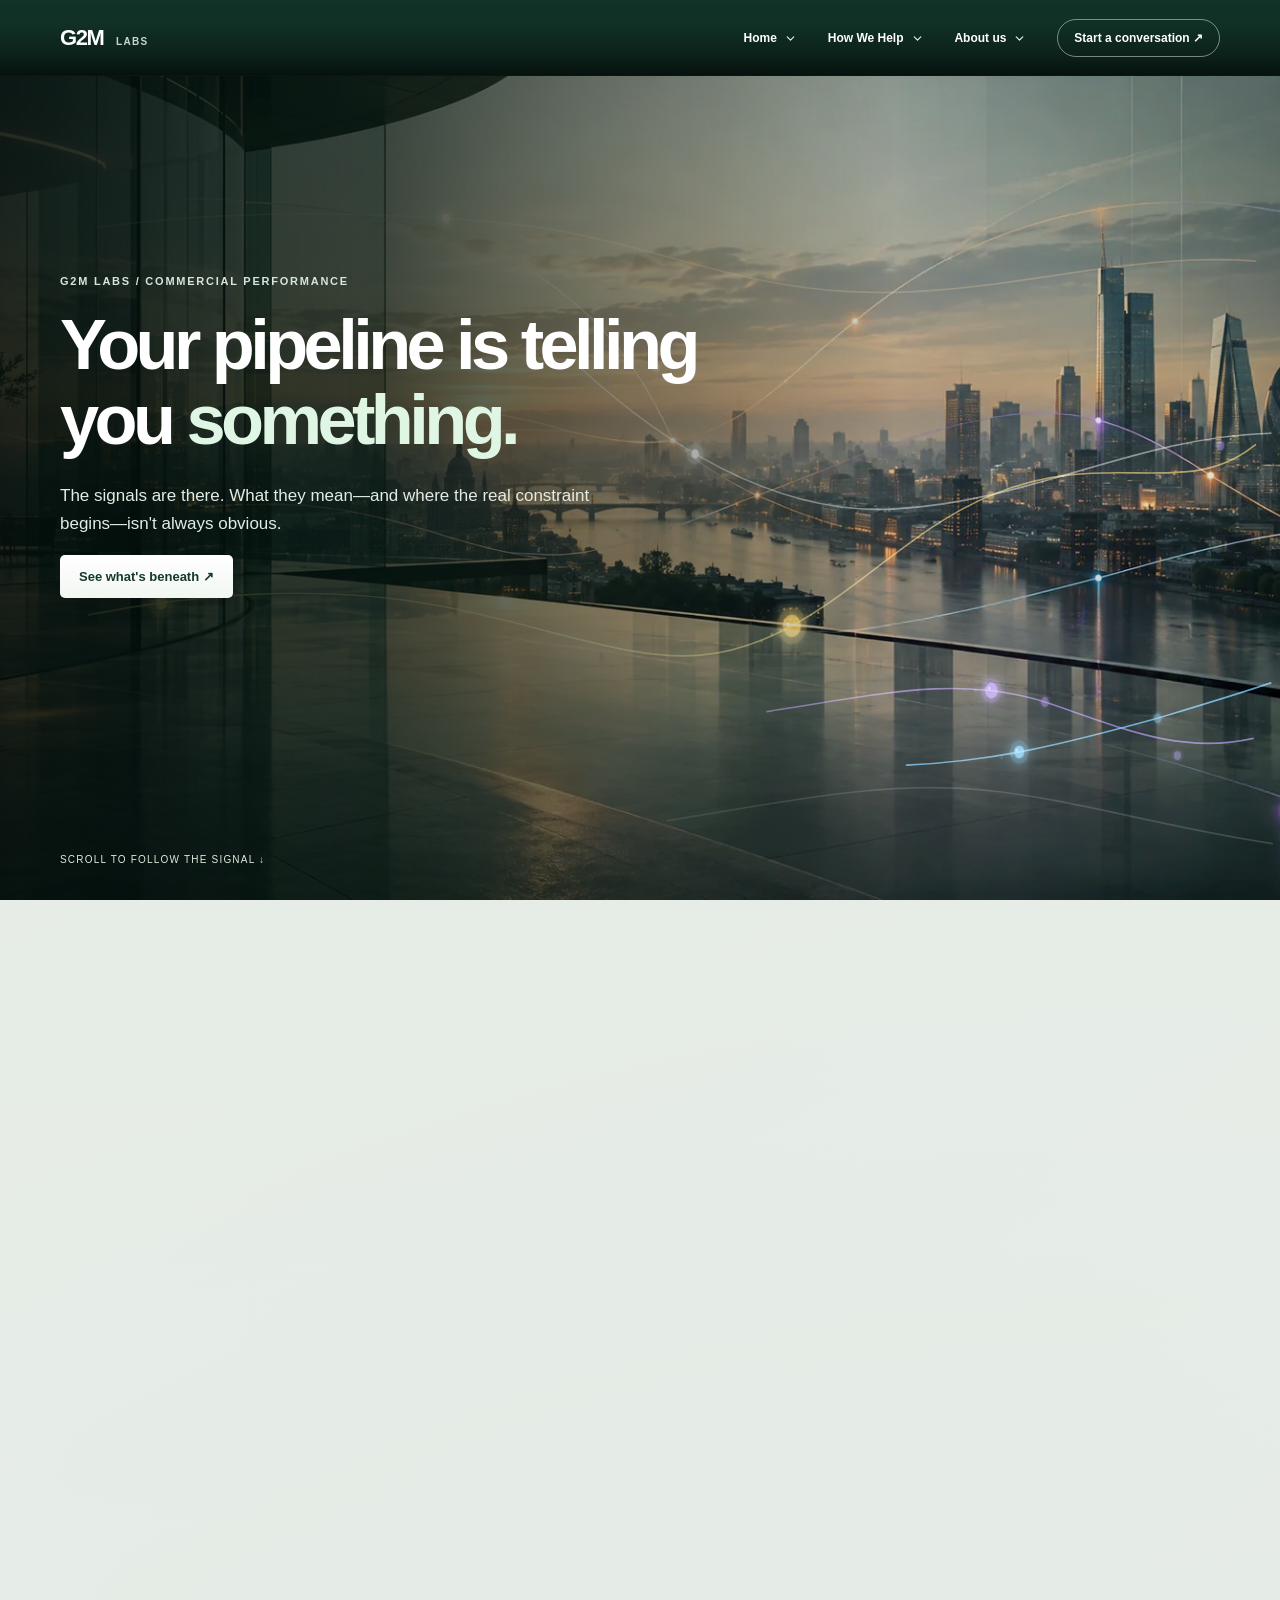
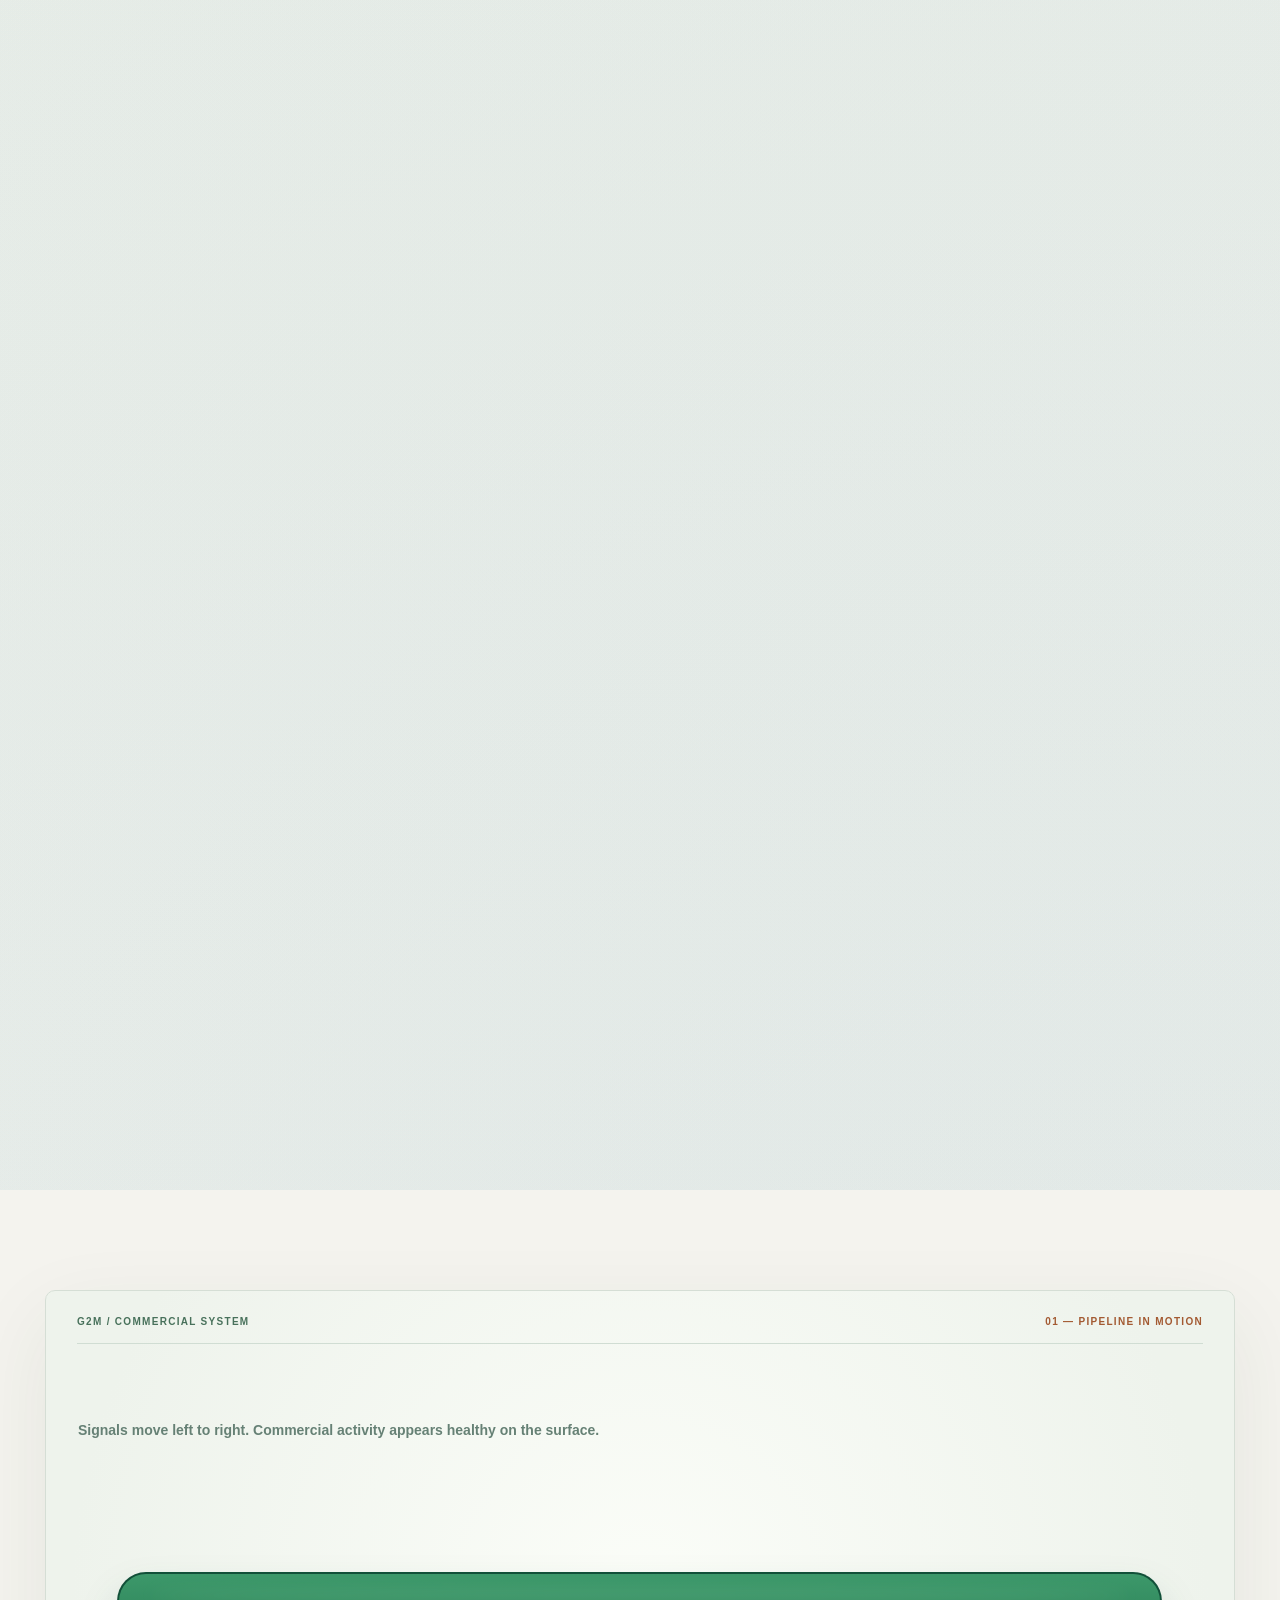
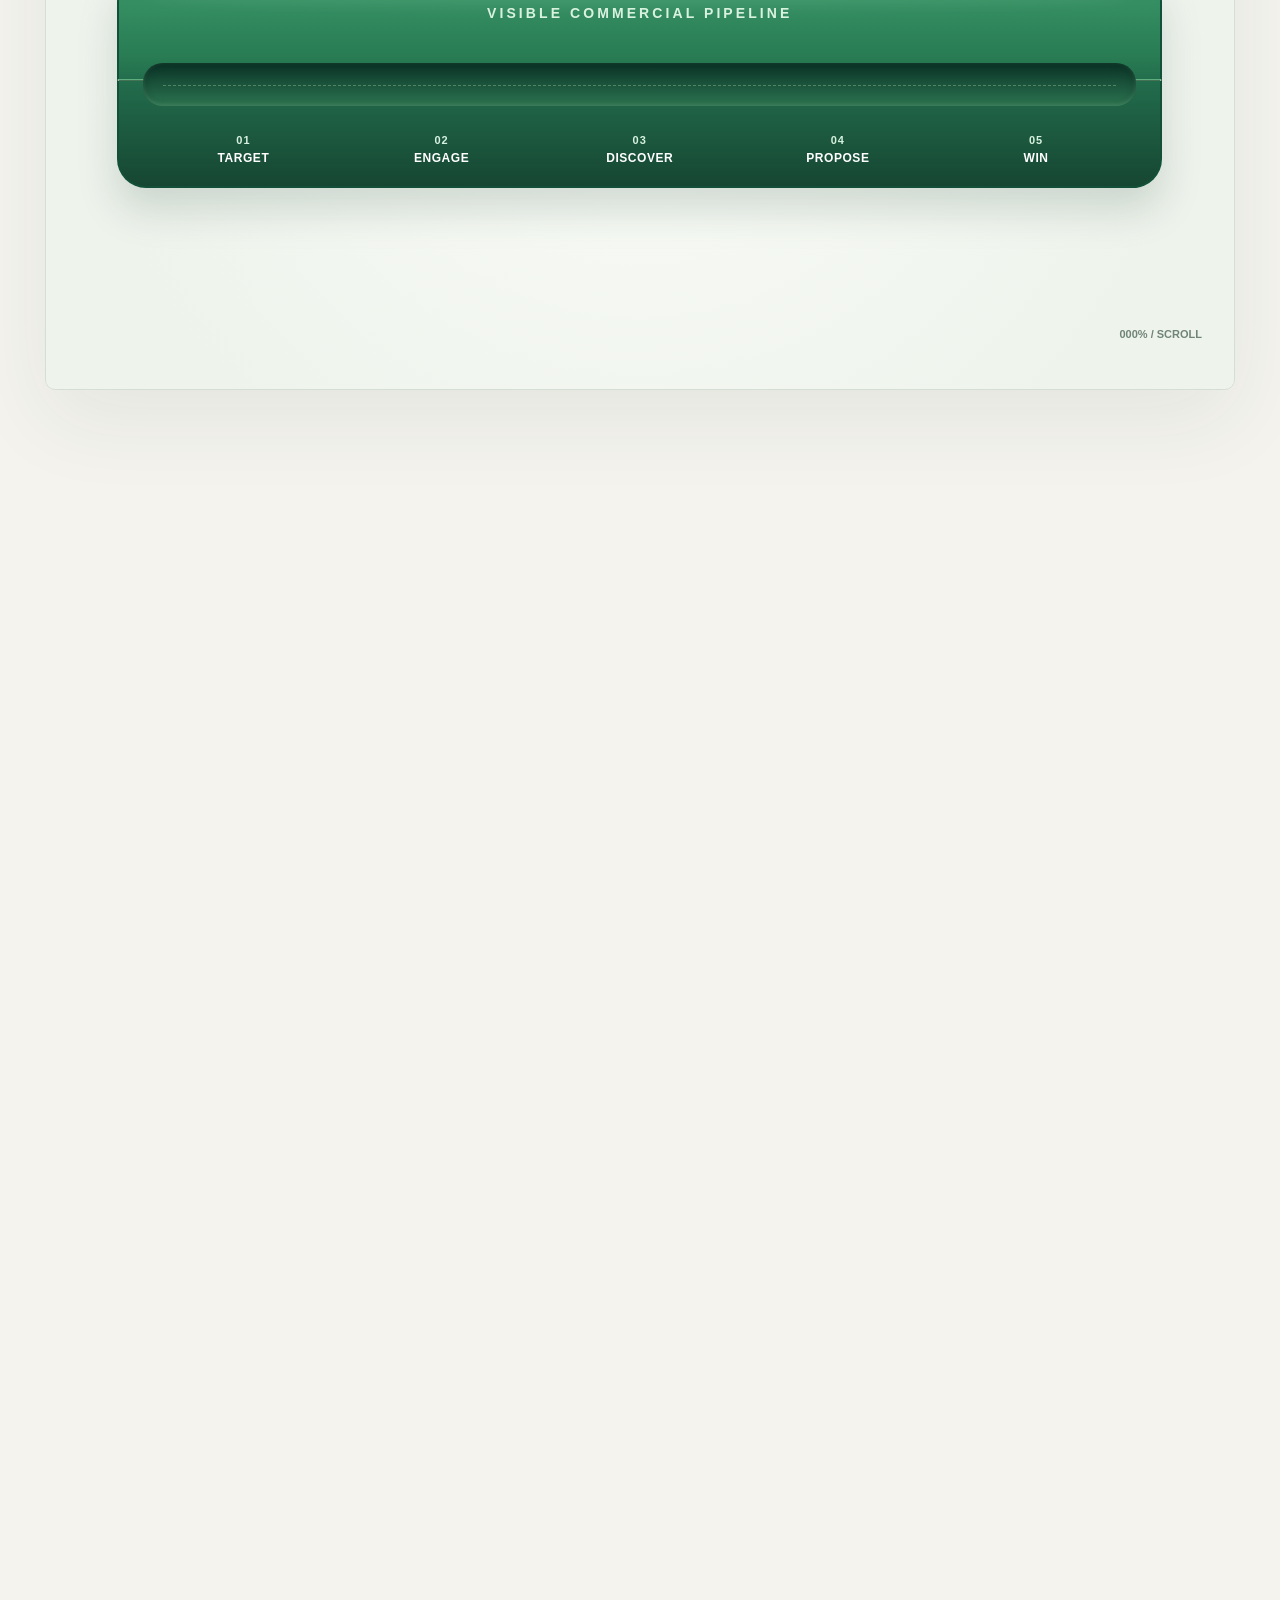
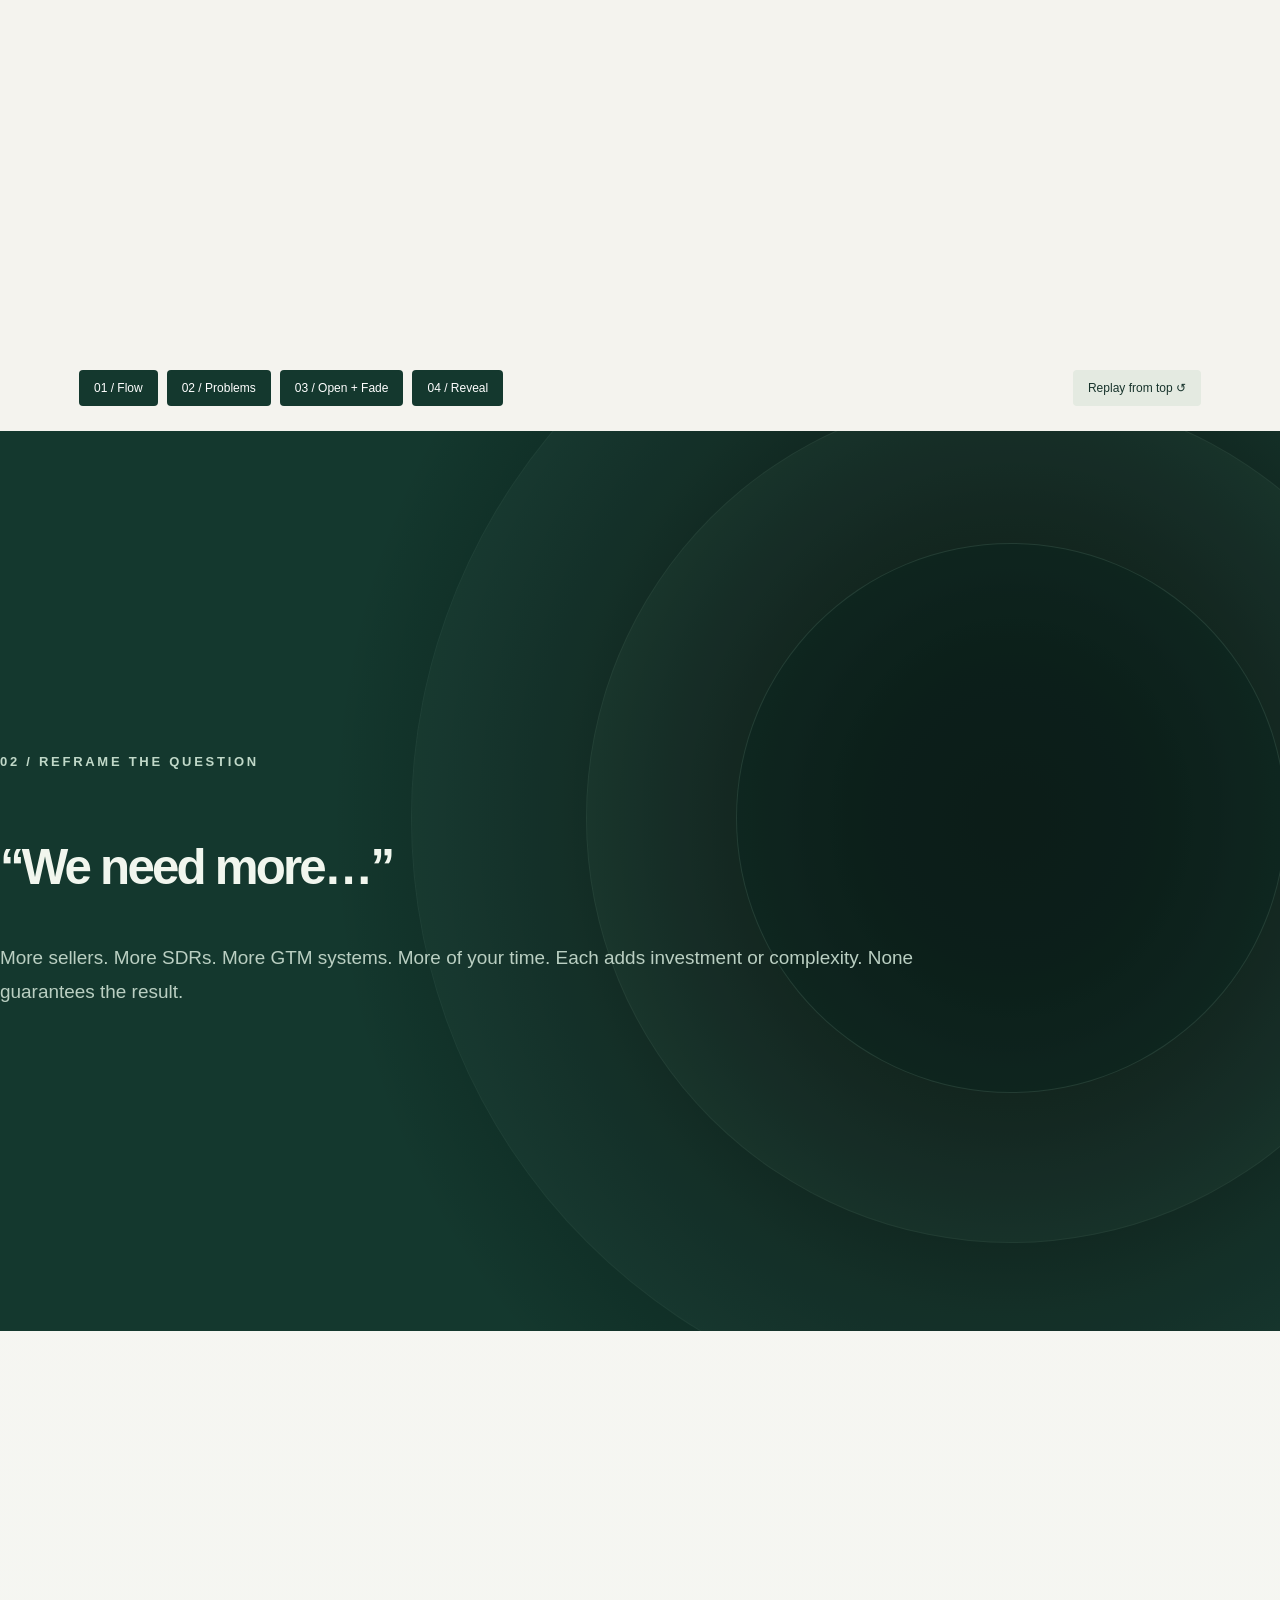
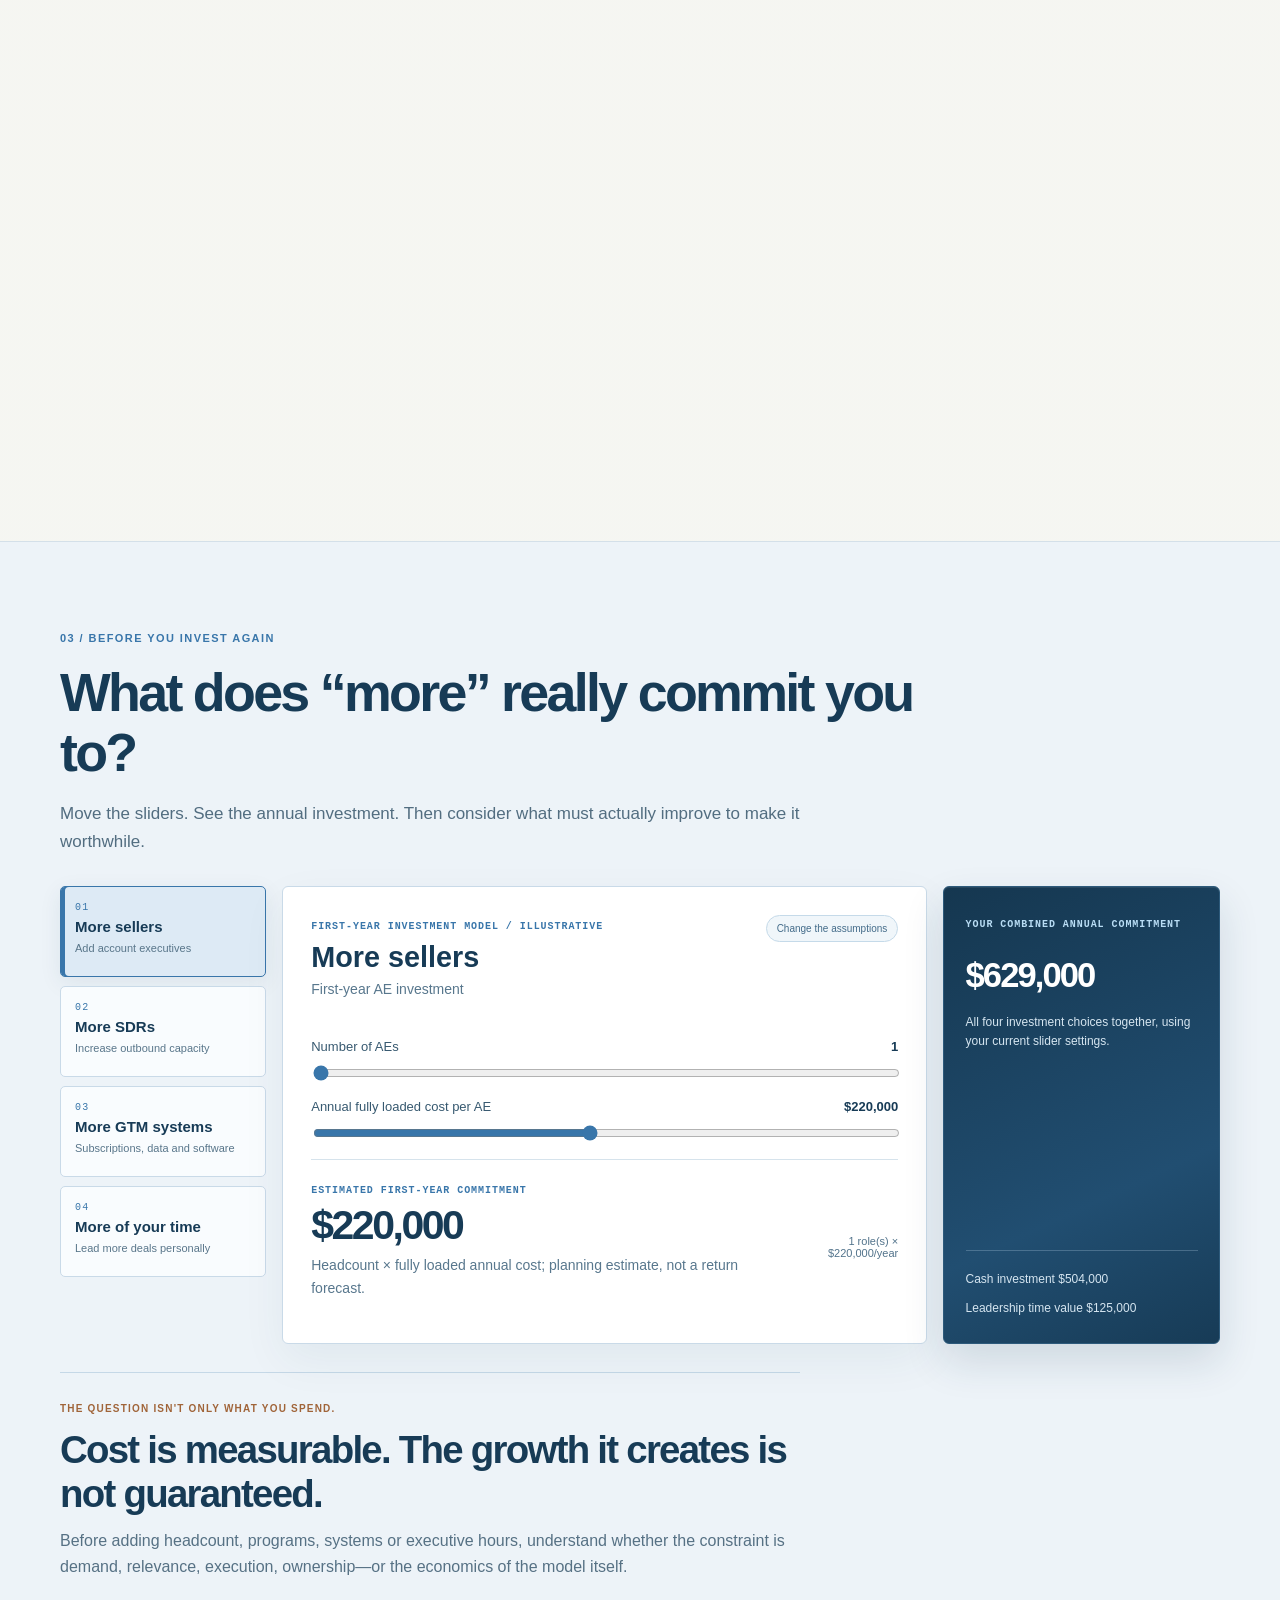
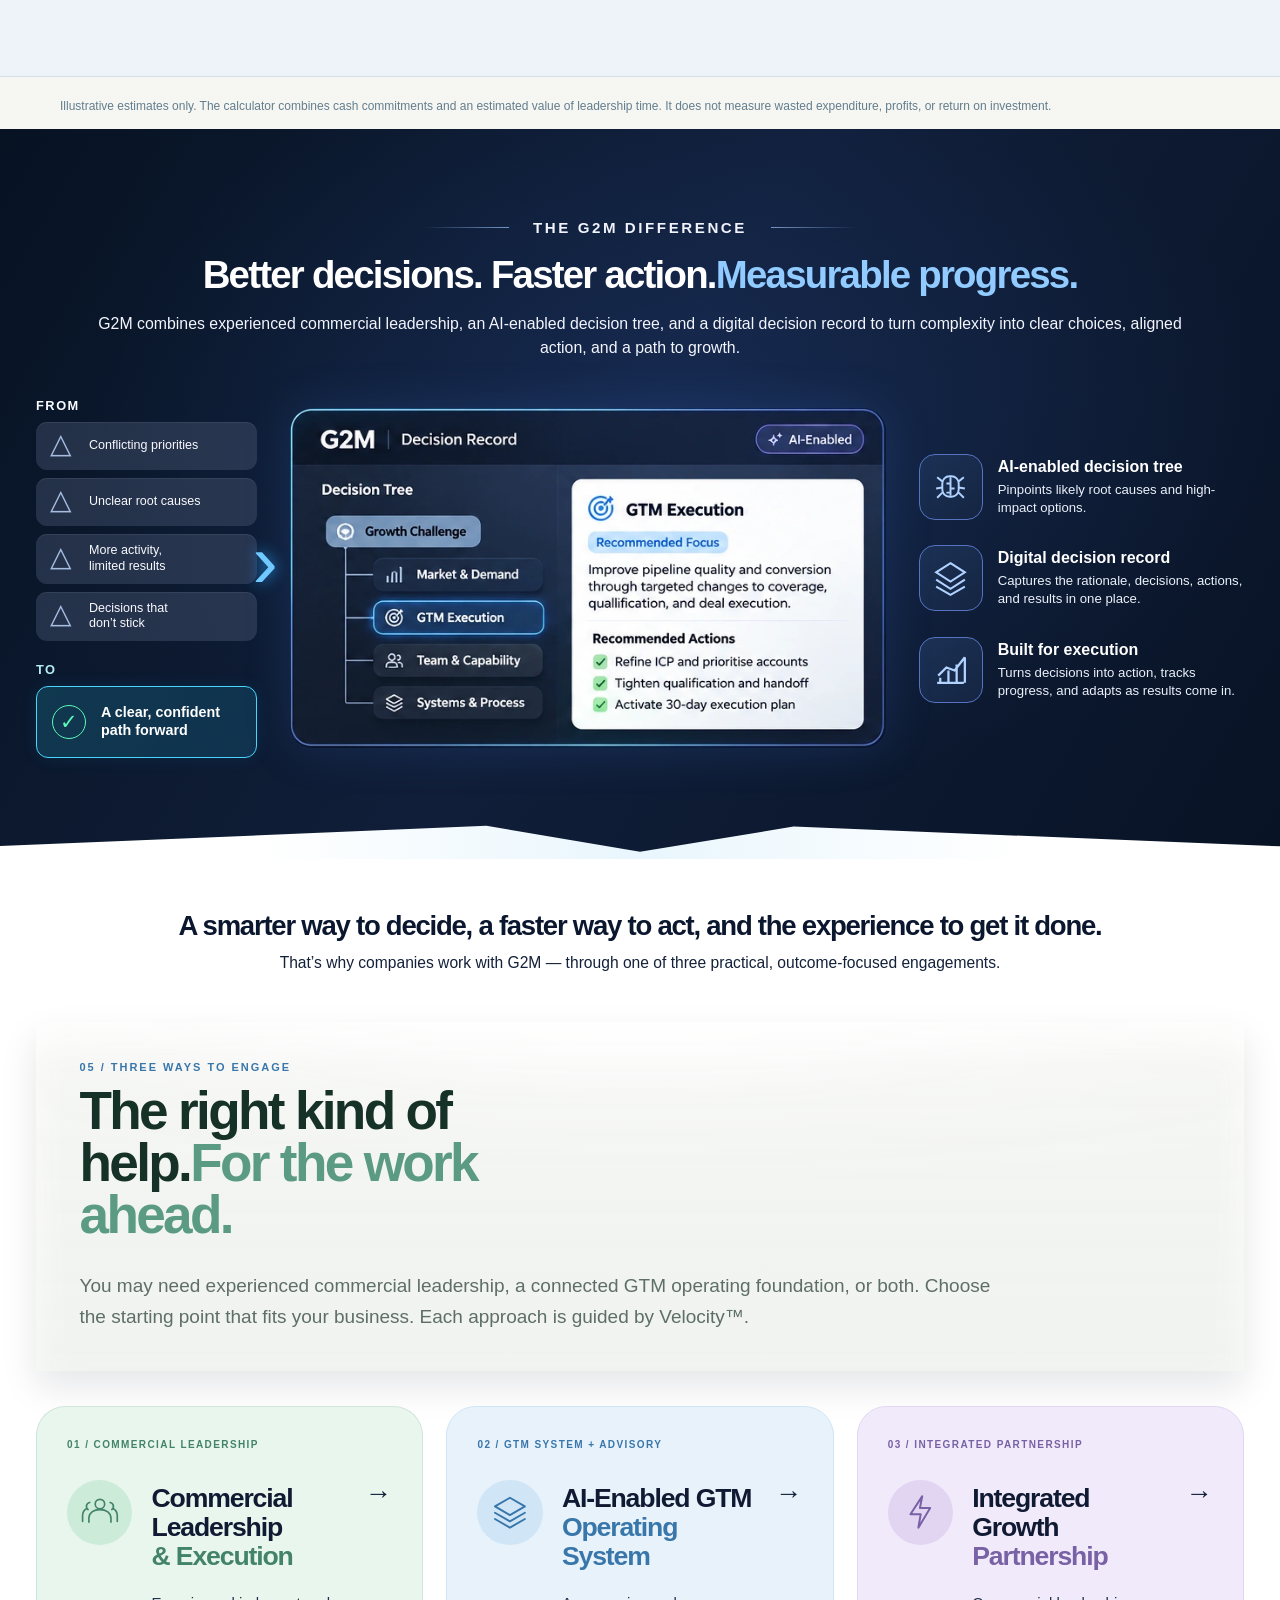
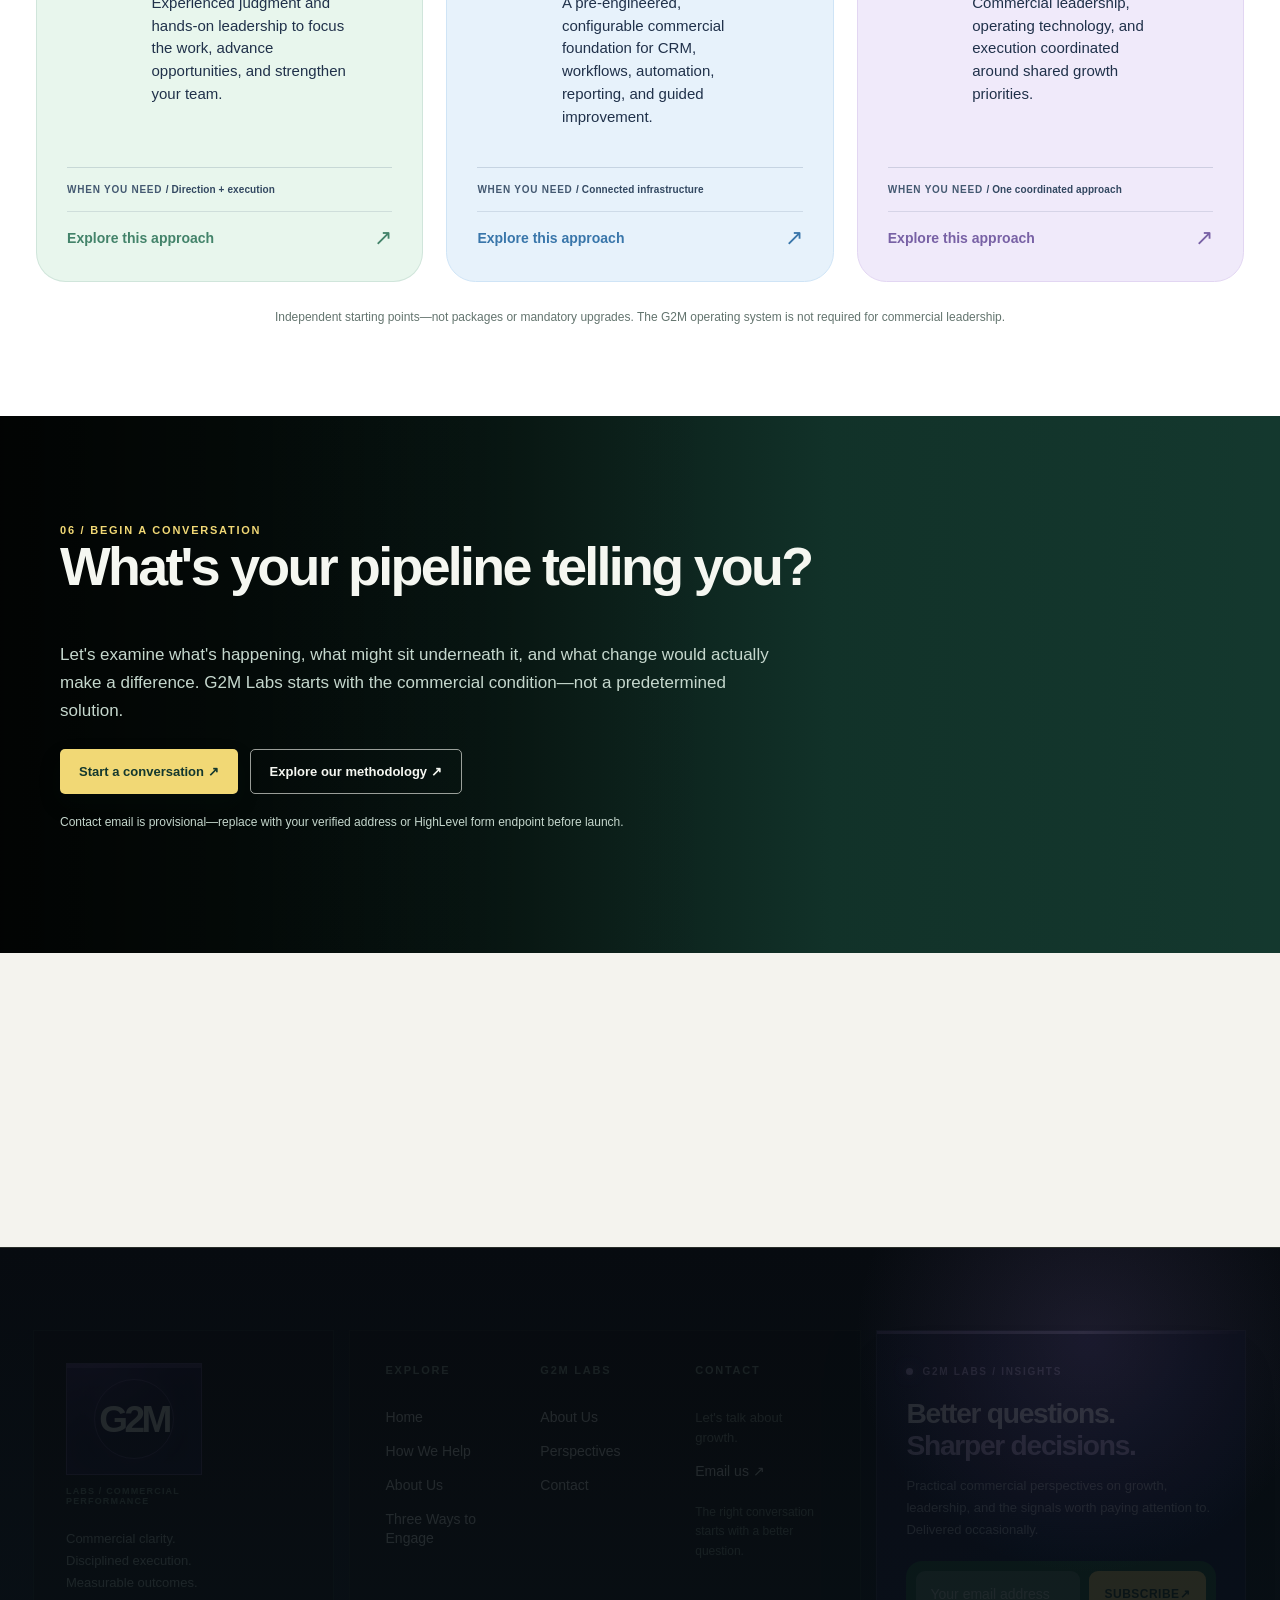
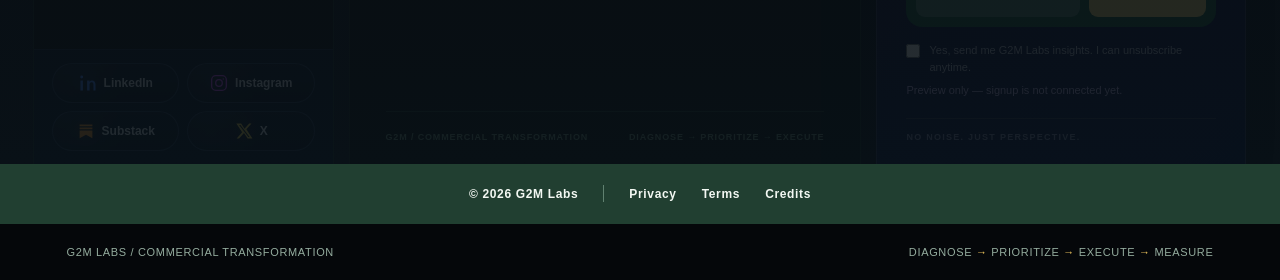
<file: index.html>
<!-- G2M LABS / FOUNDATION V35 — SOURCE REFORMATTED FROM APPROVED V34 -->
<!DOCTYPE html>
<html lang="en">
  <head>
    <!-- Foundation 02: edit styles.css, main.js, and numbered HTML sections. -->
    <meta charset="utf-8"/><meta content="width=device-width, initial-scale=1" name="viewport"/><meta
      content="G2M Labs helps growth-stage organizations understand commercial constraints, target the right interventions, and improve repeatable growth."
      name="description"/>
      <title>G2M Labs | Commercial Growth</title>
      <link href="styles.css?v=36.9" rel="stylesheet"/>
      <link href="velocity-bridge.css?v=36.9" rel="stylesheet"/>
      <link href="nav-dropdown.css?v=36.9" rel="stylesheet"/>
      <link href="offering-cards.css?v=36.9" rel="stylesheet"/>
      <link href="visual-treatment.css?v=36.9" rel="stylesheet"/>
    <style id="g2m-social-icon-colors">
/* STUDY 08 / Footer social icon color treatment inspired by editorial mega-menu reference */
.footer-foundation-19 .footer-social-bar a{
  position:relative;
  background:linear-gradient(180deg, rgba(18,24,40,.88), rgba(10,15,28,.92));
  border-color:rgba(94,118,158,.36);
  color:rgba(236,240,244,.94);
}
.footer-foundation-19 .footer-social-bar a::before{
  content:"";
  position:absolute;
  inset:0;
  border-radius:inherit;
  background:radial-gradient(circle at 18% 50%, rgba(255,255,255,.03), transparent 46%);
  pointer-events:none;
}
.footer-foundation-19 .footer-social-bar a:hover,
.footer-foundation-19 .footer-social-bar a:focus-visible{
  background:linear-gradient(180deg, rgba(27,35,57,.95), rgba(16,23,42,.98));
  border-color:rgba(128,153,197,.52);
}
.footer-foundation-19 .footer-social-bar a span{
  color:rgba(236,240,244,.92);
}
.footer-foundation-19 .footer-social-bar a svg{
  width:18px;
  height:18px;
  opacity:.98;
}
.footer-foundation-19 .footer-social-bar a.social-linkedin svg{
  color:#4b83ff;
  filter:drop-shadow(0 0 8px rgba(75,131,255,.18));
}
.footer-foundation-19 .footer-social-bar a.social-instagram svg{
  color:#d64cff;
  filter:drop-shadow(0 0 8px rgba(214,76,255,.16));
}
.footer-foundation-19 .footer-social-bar a.social-substack svg{
  color:#ff9b2f;
  filter:drop-shadow(0 0 8px rgba(255,155,47,.16));
}
.footer-foundation-19 .footer-social-bar a.social-x svg{
  color:#f0cf52;
  filter:drop-shadow(0 0 8px rgba(240,207,82,.16));
}

</style>
    <link href="difference-layout.css?v=36.9" rel="stylesheet"/>
    <link href="hybrid-offer-cards.css?v=36.9" rel="stylesheet"/>
    <link href="calculator-option2.css?v=36.9" rel="stylesheet"/>
  </head>
  <body class="home-page business-intelligence-study precision-energy-study">
    <!--
    ================================================================
    G2M LABS — EDITABLE HOMEPAGE FOUNDATION 24 / NOVEMBER 2026
    EDIT MAP:
    SECTION 00 navigation / links
    SECTION 01 hero + signal strip + statement
    SECTION 02 opening pipeline + guided investigation
    SECTION 03 calculator: copy above; assumptions in JS 'const models'
    SECTION 04 questionnaire: copy above; questions in JS 'const questions'
    SECTION 05 Three Ways to Engage cards
    SECTION 06 closing CTA; SECTION 07 shared three-zone footer / newsletter
    COLOR TOKENS are in :root at top of CSS
    MOTION TIMING is controlled in main.js
    PAGES: methodology.html and help.html are included in this project.
    Replace provisional email before publishing. HighLevel is NOT connected.
    Assumptions, questions and scenarios are illustrative, not client evidence.
    ================================================================ -->
    <!-- FOUNDATION 16: approved translucent green-to-black nav pill after scroll threshold. -->
    <!-- SECTION 00 / SITE NAVIGATION — change link labels and destinations here. -->
    <!-- SECTION 00 — GLOBAL NAVIGATION (shared across future pages) -->
    <nav aria-label="Main navigation" class="nav" id="mainNav">
      <a class="brand" href="#home">    G2M
    <small>     LABS
    </small></a>
      <div class="navlinks">
        <div class="nav-service-group nav-home-group">
          <a aria-current="page" href="#home">Home</a>
          <button
            aria-controls="homeDropdown" aria-expanded="false" aria-label="Show Home sections"
            class="nav-service-toggle" type="button">
            <svg
              aria-hidden="true" fill="none" stroke="currentColor" stroke-linecap="round"
              stroke-linejoin="round" stroke-width="2.2" viewbox="0 0 24 24">
              <path d="m6 9 6 6 6-6"></path>
            </svg>
          </button>
          <div
            aria-hidden="true" aria-label="Home sections" class="nav-service-panel" id="homeDropdown">
            <div class="nav-service-overline">
              G2M / THE COMMERCIAL GROWTH STORY</div>
            <a class="nav-service-item" href="#pipeline">
            <span class="nav-service-no">01</span>
            <span>
              <span class="nav-service-title">The Pipeline</span>
              <span class="nav-service-description">What your commercial activity reveals.</span>
            </span>
            <span aria-hidden="true" class="nav-service-arrow">↗</span>
            </a>
            <a class="nav-service-item" href="#reframe">
              <span class="nav-service-no">02</span>
              <span>
                <span class="nav-service-title">We Need More… Maybe</span>
                <span class="nav-service-description">Reconsider the instinct to add more.</span>
              </span>
              <span aria-hidden="true" class="nav-service-arrow">↗</span>
            </a>
            <a class="nav-service-item" href="#investment">
              <span class="nav-service-no">03</span>
              <span>
                <span class="nav-service-title">Before You Invest Again</span>
                <span class="nav-service-description">See the cost of another growth bet.</span>
              </span>
              <span aria-hidden="true" class="nav-service-arrow">↗</span>
            </a>
            <a class="nav-service-item" href="#velocity">
              <span class="nav-service-no">04</span>
              <span>
                <span class="nav-service-title">Velocity™ Decision Method</span>
                <span class="nav-service-description">Turn decisions into a learning system.</span>
              </span>
              <span aria-hidden="true" class="nav-service-arrow">↗</span>
            </a>
            <a class="nav-service-item" href="#services">
              <span class="nav-service-no">05</span>
              <span>
                <span class="nav-service-title">Ways to Engage</span>
                <span class="nav-service-description">Choose the right kind of help.</span>
              </span>
              <span aria-hidden="true" class="nav-service-arrow">↗</span>
            </a>
            <a class="nav-service-item" href="#contact">
              <span class="nav-service-no">06</span>
              <span>
                <span class="nav-service-title">Start a Conversation</span>
                <span class="nav-service-description">Explore what comes next.</span>
              </span>
              <span aria-hidden="true" class="nav-service-arrow">↗</span>
            </a>
            <a class="nav-service-all" href="#home">Back to the homepage <span aria-hidden="true">↗</span>
            </a>
          </div>
        </div>
        <div class="nav-service-group nav-method-group">
          <a data-nav-method-link="" href="methodology.html">How We Help</a>
          <button
            aria-controls="methodologyDropdown" aria-expanded="false"
            aria-label="Show methodology sections" class="nav-service-toggle" type="button">
            <svg
              aria-hidden="true" fill="none" stroke="currentColor" stroke-linecap="round"
              stroke-linejoin="round" stroke-width="2.2" viewbox="0 0 24 24">
              <path d="m6 9 6 6 6-6"></path>
            </svg>
          </button>
          <div
            aria-hidden="true" aria-label="Methodology sections" class="nav-service-panel"
            id="methodologyDropdown">
            <div class="nav-service-overline">
              G2M / VELOCITY™ METHODOLOGY</div>
            <a class="nav-service-item" href="#velocity">
            <span class="nav-service-no">01</span>
            <span>
              <span class="nav-service-title">Velocity™ Decision Method</span>
              <span class="nav-service-description">Decisions that are visible and traceable.</span>
            </span>
            <span aria-hidden="true" class="nav-service-arrow">↗</span>
            </a>
            <a class="nav-service-item" href="methodology.html#offerings-stack">
              <span class="nav-service-no">02</span>
              <span>
                <span class="nav-service-title">Three Ways to Engage</span>
                <span class="nav-service-description">Leadership, GTM systems, or both.</span>
              </span>
              <span aria-hidden="true" class="nav-service-arrow">↗</span>
            </a>
            <a class="nav-service-item" href="methodology.html#gtm-operating-system">
              <span class="nav-service-no">03</span>
              <span>
                <span class="nav-service-title">GTM Operating System</span>
                <span class="nav-service-description">A foundation you can configure and run.</span>
              </span>
              <span aria-hidden="true" class="nav-service-arrow">↗</span>
            </a>
            <a class="nav-service-item" href="methodology.html#progress">
              <span class="nav-service-no">04</span>
              <span>
                <span class="nav-service-title">Early Action &amp; Checkpoints</span>
                <span class="nav-service-description">Start early. Review and adapt.</span>
              </span>
              <span aria-hidden="true" class="nav-service-arrow">↗</span>
            </a>
            <a class="nav-service-all" href="methodology.html">Explore the full methodology <span aria-hidden="true">↗</span>
            </a>
          </div>
        </div>
        <div class="nav-service-group nav-about-group">
          <a aria-current="page" href="help.html">About us</a>
          <button
            aria-controls="aboutDropdown" aria-expanded="false" aria-label="Show About us sections"
            class="nav-service-toggle" type="button">
            <svg
              aria-hidden="true" fill="none" stroke="currentColor" stroke-linecap="round"
              stroke-linejoin="round" stroke-width="2.2" viewbox="0 0 24 24">
              <path d="m6 9 6 6 6-6"></path>
            </svg>
          </button>
          <div
            aria-hidden="true" aria-label="About us sections" class="nav-service-panel"
            id="aboutDropdown">
            <div class="nav-service-overline">
              G2M / THE PEOPLE BEHIND THE WORK</div>
            <a class="nav-service-item" href="help.html#people">
            <span class="nav-service-no">01</span>
            <span>
              <span class="nav-service-title">Meet the founders</span>
              <span class="nav-service-description">Who you'll work with.</span>
            </span>
            <span aria-hidden="true" class="nav-service-arrow">↗</span>
            </a>
            <a class="nav-service-item" href="help.html#principles">
              <span class="nav-service-no">02</span>
              <span>
                <span class="nav-service-title">What we believe</span>
                <span class="nav-service-description">The principles behind our work.</span>
              </span>
              <span aria-hidden="true" class="nav-service-arrow">↗</span>
            </a>
            <a class="nav-service-item" href="help.html#perspectives">
              <span class="nav-service-no">03</span>
              <span>
                <span class="nav-service-title">Our perspectives</span>
                <span class="nav-service-description">Ideas worth exploring.</span>
              </span>
              <span aria-hidden="true" class="nav-service-arrow">↗</span>
            </a>
            <a class="nav-service-all" href="help.html#connect">Start a conversation <span aria-hidden="true">↗</span>
            </a>
          </div>
        </div>
        <a class="navcta" href="#contact">     Start a conversation ↗
    </a>
      </div>
      <button
        aria-controls="mobileLinks" aria-expanded="false" aria-label="Toggle menu"
        class="mobile-menu-toggle" id="mobileToggle">
        ☰</button>
      <div class="mobile-links" id="mobileLinks">
        <details class="mobile-service-group mobile-home-group">
          <summary>
            Home</summary>
          <a href="#home">Home / Overview ↗</a>
          <a href="#pipeline">The Pipeline</a>
          <a href="#reframe">We Need More… Maybe</a>
          <a href="#investment">Before You Invest Again</a>
          <a href="#velocity">Velocity™ Decision Method</a>
          <a href="#services">Ways to Engage</a>
          <a href="#contact">Start a Conversation</a>
        </details>
        <details class="mobile-service-group mobile-method-group">
          <summary>
            How We Help</summary>
          <a href="methodology.html">Overview / Velocity™ ↗</a>
          <a href="#velocity">Velocity™ Decision Method</a>
          <a href="methodology.html#offerings-stack">Three Ways to Engage</a>
          <a href="methodology.html#gtm-operating-system">GTM Operating System</a>
          <a href="methodology.html#progress">Early Action &amp; Checkpoints</a>
        </details>
        <details class="mobile-service-group">
          <summary>
            About us</summary>
          <a href="help.html">About G2M Labs</a>
          <a href="help.html#people">Meet the founders</a>
          <a href="help.html#principles">What we believe</a>
          <a href="help.html#perspectives">Perspectives</a>
          <a href="help.html#connect">Get in touch</a>
        </details>
        <a href="#contact">     Start a conversation
    </a>
      </div>
    </nav>
    <!-- END SECTION 00 -->
    <!-- ============================================================
    SECTION 01 / HERO — EDIT HEADLINE, SUBTEXT, ATTACHED STRIP
    ============================================================ -->
    <!--
    ============================================================================
    SECTION 01 — SCROLLING HERO / THE FIRST IMPRESSION
    EDIT: section #home | styles.css SECTION 01
    ============================================================================
    -->
    <section class="hero-story" id="home">
      <div class="hero-sticky">
        <div class="hero-under">
          <div class="hero-under-inner">
            <div class="eyebrow">
              01 / What we believe</div>
            <h2 id="statement">
              <span class="statement-line">        The pipeline is where a growth problem
        <span class="phrase-green">         becomes visible.
        </span></span><br/><span class="statement-line phrase-purple">        Not necessarily where it starts.
       </span>
            </h2>
            <p class="subline" id="heroSubline">
              More sellers, activity, or technology may help. First, understand what is actually holding growth back.</p>
            <a class="outline-btn" href="#pipeline">       Explore the pipeline ↓
      </a>
          </div>
        </div>
        <div class="hero-moving" id="heroMoving">
          <div class="hero-frame" id="heroFrame">
            <div class="hero-panel">
              <div aria-hidden="true" class="hero-signal-overlay">
                <svg class="hero-signal-svg" preserveaspectratio="none" viewbox="0 0 1672 941">
                  <defs>
                    <filter height="200%" id="heroSoftGlow" width="200%" x="-50%" y="-50%">
                    <fegaussianblur result="blur1" stddeviation="8">
                    </fegaussianblur>
                    <femerge>
                      <femergenode in="blur1">
                      </femergenode>
                      <femergenode in="SourceGraphic">
                      </femergenode>
                    </femerge>
                    </filter>
                    <filter height="200%" id="heroTinyGlow" width="200%" x="-50%" y="-50%">
                      <fegaussianblur result="blur" stddeviation="3">
                      </fegaussianblur>
                      <femerge>
                        <femergenode in="blur">
                        </femergenode>
                        <femergenode in="SourceGraphic">
                        </femergenode>
                      </femerge>
                    </filter>
                  </defs>
                  <path
                    class="hero-signal-line gold"
                    d="M 115 643 C 245 622, 410 610, 565 632 C 705 652, 820 692, 915 685 C 1068 674, 1160 562, 1294 518 C 1448 466, 1547 525, 1640 465"
                    id="heroPath1"></path><path
                    class="hero-signal-line purple"
                    d="M 1002 744 C 1154 725, 1254 706, 1365 734 C 1456 758, 1538 790, 1637 772"
                    id="heroPath2"></path><path
                    class="hero-signal-line blue"
                    d="M 1184 800 C 1300 796, 1394 777, 1512 751 C 1574 736, 1620 725, 1660 714"
                    id="heroPath3"></path><path
                    class="hero-signal-line orange"
                    d="M 129 238 C 281 220, 468 220, 644 232 C 830 245, 938 298, 1110 305 C 1294 313, 1465 262, 1640 273"
                    id="heroPath4" opacity=".45"></path><path
                    class="hero-signal-line white"
                    d="M 760 386 C 861 460, 1010 540, 1170 532 C 1350 524, 1482 457, 1660 453"
                    id="heroPath5"></path><path
                    class="hero-signal-line white"
                    d="M 872 858 C 1028 838, 1152 816, 1284 826 C 1400 835, 1520 865, 1662 882"
                    id="heroPath6" opacity=".34"></path>
                  <g class="hero-signal-anchors" filter="url(#heroTinyGlow)">
                    <circle cx="1365" cy="734" fill="rgba(179,136,255,.95)" r="5">
                    </circle>
                    <circle cx="1512" cy="751" fill="rgba(111,208,255,.95)" r="5">
                    </circle>
                    <circle cx="1538" cy="790" fill="rgba(179,136,255,.92)" r="4.5">
                    </circle>
                    <circle cx="1380" cy="518" fill="rgba(255,154,87,.95)" r="5">
                    </circle>
                    <circle cx="1594" cy="466" fill="rgba(179,136,255,.95)" r="5">
                    </circle>
                    <circle cx="1294" cy="518" fill="rgba(255,205,87,.92)" r="4.5">
                    </circle>
                    <circle cx="857" cy="384" fill="rgba(255,205,87,.92)" r="4.5">
                    </circle>
                  </g>
                  <g id="heroClustersLayer">
                  </g>
                </svg>
              </div>
              <div class="hero-grid">
                <div class="hero-copy">
                  <div class="eyebrow">
                    G2M Labs / Commercial performance</div>
                  <h1>
                    Your pipeline is telling you<span>           something.
          </span>
                  </h1>
                  <p>
                    The signals are there. What they mean—and where the real constraint begins—isn't always obvious.</p>
                  <a class="btn" href="#pipeline">          See what's beneath ↗
         </a>
                </div>
                <!-- HERO SIGNAL MONITOR CARD REMOVED IN FOUNDATION 15: animated city signals remain visible. -->
              </div>
              <div class="hero-hint">
                SCROLL TO FOLLOW THE SIGNAL ↓</div>
            </div>
            <div aria-label="Commercial signals" class="signal-band">
              <span class="signal">        MORE ACTIVITY
       </span><span class="signal">        LESS PROGRESSION
       </span><span class="signal">        DEALS STALLING
       </span><span class="signal">        LOOK CLOSER
       </span>
            </div>
          </div>
        </div>
      </div>
    </section>
    <!-- END SECTION 01 — SCROLLING HERO / THE FIRST IMPRESSION -->
    <!-- ============================================================
    SECTION 02 / INTERACTIVE PIPELINE — EDIT SYMPTOM TAGS, STAGES,
    COMMERCIAL LEVERS in PIPELINE_DATA near bottom of file.
    ============================================================ -->
    <!--
    ============================================================================
    SECTION 02 — INTERACTIVE COMMERCIAL PIPELINE
    EDIT: section #pipeline | styles.css SECTION 02
    ============================================================================
    -->
    <section aria-label="Interactive commercial growth engine" class="growth-engine-host" id="pipeline">
      <!-- SECTION 02 / GROWTH ENGINE — Foundation 08: original pipeline and reveal, scroll-linked title and TARGET-first diagnostic progression -->
      <section aria-label="Scroll-driven commercial growth engine" class="story" id="engineStory">
        <div class="sticky">
          <div class="stage" id="engineStage">
            <div class="stage-top">
              <span>G2M / COMMERCIAL SYSTEM</span>
              <span class="stage-status" id="stageStatus">01 — PIPELINE IN MOTION</span>
            </div>
            <div class="stage-heading">
              <h2 aria-label="The pipeline looks busy." class="word-reveal-title" id="stageHeadline">
                <span aria-hidden="true" class="headline-words" id="headlineWords"></span>
              </h2>
              <p id="stageSubhead">
                Activity is visible. The reason behind each outcome may not be.</p>
            </div>
            <div class="system" id="engineSystem">
              <div class="original-reveal" id="originalReveal">
                <div
                  aria-label="Select pipeline stage" class="original-stages" id="originalStages"
                  role="group">
                  <button class="original-stage active" data-original-stage="0" type="button">
                    <small>01</small><strong>TARGET</strong>
                  </button>
                  <button class="original-stage" data-original-stage="1" type="button">
                    <small>02</small><strong>ENGAGE</strong>
                  </button>
                  <button class="original-stage" data-original-stage="2" type="button">
                    <small>03</small><strong>DISCOVER</strong>
                  </button>
                  <button class="original-stage" data-original-stage="3" type="button">
                    <small>04</small><strong>PROPOSE</strong>
                  </button>
                  <button class="original-stage" data-original-stage="4" type="button">
                    <small>05</small><strong>WIN</strong>
                  </button>
                </div>
                <svg
                  aria-hidden="true" class="original-connectors" id="originalConnectors"
                  preserveaspectratio="none">
                </svg>
                <div class="original-factor-label">
                  WHAT MAY BE INFLUENCING THE OUTCOME</div>
                <div class="original-factors" id="originalFactors">
                  <button class="original-factor" data-original-factor="0" type="button">
                    MARKET</button>
                  <button class="original-factor" data-original-factor="1" type="button">
                    BUYER</button>
                  <button class="original-factor" data-original-factor="2" type="button">
                    MESSAGE</button>
                  <button class="original-factor" data-original-factor="3" type="button">
                    PEOPLE</button>
                  <button class="original-factor" data-original-factor="4" type="button">
                    PROCESS</button>
                  <button class="original-factor" data-original-factor="5" type="button">
                    TECHNOLOGY</button>
                </div>
                <div class="original-prompt">
                  SCROLL TO INVESTIGATE ↓</div>
                <article aria-live="polite" class="original-panel" id="originalPanel">
                  <div class="original-panel-top">
                    <span id="originalLabel">01 / TARGET</span><span id="originalStep">01 / 05</span>
                  </div>
                  <h3 id="originalQuestion">
                    Are we focused on the right segments and buyers?</h3>
                  <p id="originalAnswer">
                    Poor market focus or buyer fit may not become obvious until opportunities begin to stall. Test whether the right demand is entering the system.</p>
                  <div class="original-tags" id="originalTags">
                    <span>Market</span><span>Buyer</span><span>Message</span>
                  </div>
                </article>
              </div>
            </div>
            <div class="pipeline-zone" id="pipeZone">
              <div class="warnings" id="warnings">
                <div class="warning">
                  <strong>47 DAYS STALLED</strong><small>A deal is going nowhere</small>
                </div>
                <div class="warning">
                  <strong>NO CHAMPION</strong><small>Decision owner missing</small>
                </div>
                <div class="warning">
                  <strong>NEXT STEP UNCLEAR</strong><small>Momentum is slipping</small>
                </div>
                <div class="warning">
                  <strong>LOST · NO REASON</strong><small>No learning captured</small>
                </div>
              </div>
              <div class="pipeline-body">
                <div class="pipe-upper" id="pipeUpper">
                  <div class="pipe-title">
                    VISIBLE COMMERCIAL PIPELINE</div>
                </div>
                <div class="pipe-lower" id="pipeLower">
                </div>
                <div class="pipe-inner" id="pipeInner">
                  <div class="flow">
                    <span class="pulse"></span><span class="pulse"></span><span class="pulse"></span>
                  </div>
                </div>
                <div class="stages" id="pipeStages">
                  <span>01<b>TARGET</b>
                  </span>
                  <span>02<b>ENGAGE</b>
                  </span>
                  <span>03<b>DISCOVER</b>
                  </span>
                  <span>04<b>PROPOSE</b>
                  </span>
                  <span>05<b>WIN</b>
                  </span>
                </div>
              </div>
            </div>
            <!-- SCROLL PROGRESS ONLY: Duplicate narration permanently removed in V36.6. -->
            <div class="content">
              <span class="counter" id="percent">000% / SCROLL</span>
            </div>
            <div class="progress" id="progress">
            </div>
          </div>
        </div>
      </section>
      <div class="story-controls">
        <div class="container">
          <div class="controls">
            <button data-jump="0.03" type="button">
              01 / Flow</button>
            <button data-jump="0.33" type="button">
              02 / Problems</button>
            <button data-jump="0.61" type="button">
              03 / Open + Fade</button>
            <button data-jump="0.92" type="button">
              04 / Reveal</button>
          </div>
          <div class="controls">
            <button class="secondary" id="restart" type="button">
              Replay from top ↺</button>
          </div>
        </div>
      </div>
    </section>
    <!-- END SECTION 02 — INTERACTIVE COMMERCIAL PIPELINE -->
    <!-- ============================================================
    SECTION 02B — REFRAME THE QUESTION / DARK-GREEN INTERLUDE
    EDIT: #reframe in index.html; styles.css SECTION 02B.
    BACKGROUND: replace the concentric-circle elements with an image,
    or set --reframe-image in CSS to supply your own background artwork.
    This module is independent of the pipeline and calculator controllers.
    ============================================================ -->
    <div class="reframe-scroll-stage" id="reframeScrollStage">
      <section aria-labelledby="reframeTitle" class="reframe-section" id="reframe">
        <div aria-hidden="true" class="reframe-art">
          <div class="reframe-circle outer">
          </div>
          <div class="reframe-circle middle">
          </div>
          <div class="reframe-circle inner">
          </div>
        </div>
        <div class="wrap reframe-content">
          <p class="reframe-eyebrow">
            02 / REFRAME THE QUESTION</p>
          <h2 id="reframeTitle">
            <span class="reframe-question">“We need more…”</span> <em class="reframe-maybe">“Maybe.”</em>
          </h2>
          <p class="reframe-description">
            More sellers. More SDRs. More GTM systems. More of your time. Each adds investment or complexity. None guarantees the result.</p>
        </div>
      </section>
    </div>
    <!-- END SECTION 02B — REFRAME THE QUESTION -->
    <!-- ============================================================ SECTION 03 / CALCULATOR — CHRIS MODEL ============================================================ -->
    <!--
    ============================================================================
    SECTION 03 — INVESTMENT CALCULATOR
    EDIT: section #investment | styles.css SECTION 03
    ============================================================================
    -->
    <section class="investment-section editable-surface investment-option2-study" id="investment">
      <div class="wrap">
        <div class="eyebrow">
          03 / Before you invest again</div>
        <h2>
          What does “more” really commit you to?</h2>
        <p class="investment-intro">
          Move the sliders. See the annual investment. Then consider what must actually improve to make it worthwhile.</p>
        <div class="invest-story">
          <div aria-label="Investment choices" class="invest-choices">
            <button aria-pressed="true" class="invest-choice active" data-invest="ae">
              <span>        01
       </span><strong>        More sellers
       </strong><small>        Add account executives
       </small>
            </button>
            <button aria-pressed="false" class="invest-choice" data-invest="sdr">
              <span>        02
       </span><strong>        More SDRs
       </strong><small>        Increase outbound capacity
       </small>
            </button>
            <button aria-pressed="false" class="invest-choice" data-invest="systems">
              <span>        03
       </span><strong>        More GTM systems
       </strong><small>        Subscriptions, data and software
       </small>
            </button>
            <button aria-pressed="false" class="invest-choice" data-invest="leader">
              <span>        04
       </span><strong>        More of your time
       </strong><small>        Lead more deals personally
       </small>
            </button>
          </div>
          <div class="invest-panel">
            <div class="invest-panel-head">
              <div>
                <small>         FIRST-YEAR INVESTMENT MODEL / ILLUSTRATIVE
        </small>
                <h3 id="investTitle">
                  More sellers</h3>
                <p id="investSubtitle">
                  First-year AE investment</p>
              </div>
              <span class="model-pill">        Change the assumptions
       </span>
            </div>
            <div class="investment-inputs" id="investmentInputs">
            </div>
            <div class="investment-result">
              <div>
                <small>         ESTIMATED FIRST-YEAR COMMITMENT
        </small><strong aria-live="polite" id="investmentTotal">         $0
        </strong>
                <p id="investmentFormula">
                  Illustrative planning estimate, not a forecast of revenue.</p>
              </div>
              <div class="result-breakdown" id="investmentBreakdown">
              </div>
            </div>
          </div>
          <div aria-live="polite" class="combined-investment">
            <div>
              <small>       YOUR COMBINED ANNUAL COMMITMENT
      </small><strong id="combinedInvestmentTotal">       $0
      </strong>
              <p>
                All four investment choices together, using your current slider settings.</p>
            </div>
            <div class="combined-split">
              <span id="combinedCash"></span><span id="combinedTime"></span>
            </div>
          </div>
        </div>
        <div class="investment-question">
          <span>      THE QUESTION ISN'T ONLY WHAT YOU SPEND.
     </span>
          <h3>
            Cost is measurable. The growth it creates is not guaranteed.</h3>
          <p>
            Before adding headcount, programs, systems or executive hours, understand whether the constraint is demand, relevance, execution, ownership—or the economics of the model itself.</p>
        </div>
      </div>
    </section>
    <!-- END SECTION 03 — INVESTMENT CALCULATOR -->
    <p class="assumption-note wrap">
      Illustrative estimates only. The calculator combines cash commitments and an estimated value of leadership time. It does not measure wasted expenditure, profits, or return on investment.</p>
    <!-- FOUNDATION 24 / VELOCITY BRIDGE — MOVED FROM PAGE 2; STYLES IN velocity-bridge.css -->
    <section aria-labelledby="differenceTitle" class="g2m-difference" id="velocity">
      <div class="difference-dark">
        <div class="difference-container">
          <header class="difference-intro">
            <div class="difference-overline">
              <span></span>THE G2M DIFFERENCE<span></span>
            </div>
            <h2 id="differenceTitle">
              Better decisions. Faster action.<em>Measurable progress.</em>
            </h2>
            <p>
              G2M combines experienced commercial leadership, an AI-enabled decision tree, and a digital decision record to turn complexity into clear choices, aligned action, and a path to growth.</p>
          </header>
          <div class="difference-comparison">
            <div class="difference-fromto">
              <div class="difference-list-title">
                FROM</div>
              <div class="difference-problem-list">
                <div class="difference-problem">
                  <span aria-hidden="true" class="diff-alert">△</span><span>Conflicting priorities</span>
                </div>
                <div class="difference-problem">
                  <span aria-hidden="true" class="diff-alert">△</span><span>Unclear root causes</span>
                </div>
                <div class="difference-problem">
                  <span aria-hidden="true" class="diff-alert">△</span>
                  <span>More activity,<br/>limited results</span>
                </div>
                <div class="difference-problem">
                  <span aria-hidden="true" class="diff-alert">△</span><span>Decisions that<br/>don’t stick</span>
                </div>
              </div>
              <div class="difference-list-title difference-to-label">
                TO</div>
              <div class="difference-success">
                <span aria-hidden="true" class="diff-check">✓</span>
                <strong>A clear, confident<br/>path forward</strong>
              </div>
            </div>
            <div class="difference-center">
              <span aria-hidden="true" class="difference-flow-arrow">›</span>
              <figure class="difference-dashboard">
                <img
                  alt="Illustration of the G2M decision record, showing a decision tree for growth challenges and a GTM execution recommendation with action steps."
                  decoding="async" height="391" loading="lazy"
                  src="assets/g2m-decision-record-panel.webp" width="684"/>
              </figure>
            </div>
            <div class="difference-benefits">
              <div class="difference-benefit">
                <span aria-hidden="true" class="difference-benefit-icon">
                <svg fill="none" stroke="currentColor" stroke-width="1.9" viewbox="0 0 40 40">
                  <rect height="20" rx="7" width="16" x="12" y="10">
                  </rect>
                  <path d="M20 11v18M12 15l-5-4M12 21l-6 1M12 26l-5 5M28 15l5-4M28 21l6 1M28 26l5 5M16 17h3m2 5h3m-8 4h3">
                  </path>
                </svg>
                </span>
                <div>
                  <h3>
                    AI-enabled decision tree</h3>
                  <p>
                    Pinpoints likely root causes and high-impact options.</p>
                </div>
              </div>
              <div class="difference-benefit">
                <span aria-hidden="true" class="difference-benefit-icon">
                <svg fill="none" stroke="currentColor" stroke-width="2" viewbox="0 0 40 40">
                  <path d="m20 5 14 9-14 9L6 14l14-9Z"></path><path d="m6 21 14 9 14-9M6 28l14 8 14-8"></path>
                </svg>
                </span>
                <div>
                  <h3>
                    Digital decision record</h3>
                  <p>
                    Captures the rationale, decisions, actions, and results in one place.</p>
                </div>
              </div>
              <div class="difference-benefit">
                <span aria-hidden="true" class="difference-benefit-icon">
                <svg fill="none" stroke="currentColor" stroke-width="2.2" viewbox="0 0 40 40">
                  <path d="M7 33h26M10 28v5m8-12v12m8-18v18m8-25v25M8 26l8-8 8 3 10-13"></path>
                </svg>
                </span>
                <div>
                  <h3>
                    Built for execution</h3>
                  <p>
                    Turns decisions into action, tracks progress, and adapts as results come in.</p>
                </div>
              </div>
            </div>
          </div>
        </div>
      </div>
    </section>
    <!--
    ============================================================================
    SECTION 04 — FIVE-QUESTION GROWTH PULSE
    EDIT: section #growth-pulse | styles.css SECTION 04
    ============================================================================
    -->
    <!-- END SECTION 04 — FIVE-QUESTION GROWTH PULSE -->
    <!-- ============================================================
    SECTION 05 / HOW WE HELP — EDIT COPY INSIDE EACH FLIP FACE.
    Deeper details use links: how-we-help.html#... (future pages).
    ============================================================ -->
    <!--
    ============================================================================
    SECTION 05 — ENGAGEMENT / SERVICE CARDS
    EDIT: section #services | styles.css SECTION 05
    ============================================================================
    -->
    <section
      aria-labelledby="differenceOffersTitle" class="difference-offers hybrid-offers" id="services">
      <div class="difference-container">
        <h2 id="differenceOffersTitle">
          A smarter way to decide, a faster way to act, and the experience to get it done.</h2>
        <p class="difference-offers-lead">
          That’s why companies work with G2M — through one of three practical, outcome-focused engagements.</p>
        <div aria-label="Three ways to engage introduction" class="hybrid-offers-cta">
          <div class="hybrid-offers-cta-eyebrow">
            05 / THREE WAYS TO ENGAGE</div>
          <h3 class="hybrid-offers-cta-title">
            The right kind of help.<em>For the work ahead.</em>
          </h3>
          <p class="hybrid-offers-cta-copy">
            You may need experienced commercial leadership, a connected GTM operating foundation, or both. Choose the starting point that fits your business. Each approach is guided by Velocity™.</p>
        </div>
        <div aria-label="Three ways to engage" class="hybrid-offer-grid">
          <a
            aria-label="Explore Commercial Leadership and Execution"
            class="hybrid-offer hybrid-offer--leadership" href="methodology.html#commercial-leadership">
            <span class="hybrid-offer-meta">01 / COMMERCIAL LEADERSHIP</span>
            <span class="hybrid-offer-body">
              <span class="hybrid-offer-icon">
          <svg
            aria-hidden="true" fill="none" stroke="currentColor" stroke-linecap="round"
            stroke-linejoin="round" stroke-width="2.1" viewbox="0 0 48 48">
            <circle cx="24" cy="14" r="6">
            </circle>
            <path d="M10 37v-5c0-7 6-11 14-11s14 4 14 11v5M7 20c-4 2-5 5-5 9v7m39-16c4 2 5 5 5 9v7M11 12a5 5 0 0 0-2 9m28-9a5 5 0 0 1 2 9">
            </path>
          </svg>
          </span>
          <span class="hybrid-offer-content">
            <span class="hybrid-offer-heading">Commercial Leadership <em>&amp; Execution</em>
          </span>
          <span class="hybrid-offer-description">Experienced judgment and hands-on leadership to focus the work, advance opportunities, and strengthen your team.</span>
          </span>
          <span aria-hidden="true" class="hybrid-offer-chevron">→</span>
          </span>
          <span class="hybrid-offer-bottom">
            <span class="hybrid-offer-fit">WHEN YOU NEED <span>/ Direction + execution</span>
          </span>
          <span class="hybrid-offer-action">Explore this approach <span aria-hidden="true">↗</span>
          </span>
          </span>
          </a>
          <a
            aria-label="Explore AI-Enabled GTM Operating System"
            class="hybrid-offer hybrid-offer--system" href="methodology.html#gtm-operating-system">
            <span class="hybrid-offer-meta">02 / GTM SYSTEM + ADVISORY</span>
            <span class="hybrid-offer-body">
              <span class="hybrid-offer-icon">
          <svg
            aria-hidden="true" fill="none" stroke="currentColor" stroke-linecap="round"
            stroke-linejoin="round" stroke-width="2.4" viewbox="0 0 48 48">
            <path d="m24 6 19 11-19 11L5 17 24 6Z"></path><path d="m5 25 19 11 19-11M5 33l19 11 19-11"></path>
          </svg>
          </span>
          <span class="hybrid-offer-content">
            <span class="hybrid-offer-heading">AI-Enabled GTM <em>Operating System</em>
          </span>
          <span class="hybrid-offer-description">A pre-engineered, configurable commercial foundation for CRM, workflows, automation, reporting, and guided improvement.</span>
          </span>
          <span aria-hidden="true" class="hybrid-offer-chevron">→</span>
          </span>
          <span class="hybrid-offer-bottom">
            <span class="hybrid-offer-fit">WHEN YOU NEED <span>/ Connected infrastructure</span>
          </span>
          <span class="hybrid-offer-action">Explore this approach <span aria-hidden="true">↗</span>
          </span>
          </span>
          </a>
          <a
            aria-label="Explore Integrated Growth Partnership"
            class="hybrid-offer hybrid-offer--integrated" href="methodology.html#integrated-partnership">
            <span class="hybrid-offer-meta">03 / INTEGRATED PARTNERSHIP</span>
            <span class="hybrid-offer-body">
              <span class="hybrid-offer-icon">
          <svg
            aria-hidden="true" fill="none" stroke="currentColor" stroke-linecap="round"
            stroke-linejoin="round" stroke-width="2.5" viewbox="0 0 48 48">
            <path d="M27 4 12 27h13l-3 17 15-25H24z"></path>
          </svg>
          </span>
          <span class="hybrid-offer-content">
            <span class="hybrid-offer-heading">Integrated Growth <em>Partnership</em>
          </span>
          <span class="hybrid-offer-description">Commercial leadership, operating technology, and execution coordinated around shared growth priorities.</span>
          </span>
          <span aria-hidden="true" class="hybrid-offer-chevron">→</span>
          </span>
          <span class="hybrid-offer-bottom">
            <span class="hybrid-offer-fit">WHEN YOU NEED <span>/ One coordinated approach</span>
          </span>
          <span class="hybrid-offer-action">Explore this approach <span aria-hidden="true">↗</span>
          </span>
          </span>
          </a>
        </div>
        <p class="hybrid-offers-note">
          Independent starting points—not packages or mandatory upgrades. The G2M operating system is not required for commercial leadership.</p>
      </div>
    </section>
    <!-- END SECTION 05 — ENGAGEMENT / SERVICE CARDS -->
    <!-- SECTION 06 / CLOSING CTA — connect URL is a placeholder anchor; wire to HighLevel later. -->
    <!--
    ============================================================================
    SECTION 06 — CONTACT AND CONVERSION
    EDIT: section #contact | styles.css SECTION 06
    ============================================================================
    -->
    <!-- FOUNDATION 10: Dark-green closing palette: styles.css / SECTION 06 — DARK GREEN CONVERSATION CTA. -->
    <section class="closing editable-surface" id="contact">
      <div class="wrap">
        <div class="eyebrow">
          06 / Begin a conversation</div>
        <h2>
          What's your pipeline telling you?</h2>
        <p>
          Let's examine what's happening, what might sit underneath it, and what change would actually make a difference. G2M Labs starts with the commercial condition—not a predetermined solution.</p>
        <div class="closing-actions">
          <a class="btn" href="mailto:hello@g2mlabs.com?subject=G2M%20Labs%20conversation">      Start a conversation ↗
     </a><a class="outline-btn" href="methodology.html">      Explore our methodology ↗
     </a>
        </div>
        <p style="font-size:12px;margin-top:19px">
          Contact email is provisional—replace with your verified address or HighLevel form endpoint before launch.</p>
      </div>
    </section>
    <!-- END SECTION 06 — CONTACT AND CONVERSION -->
    <!-- SECTION 07 — FOOTER MOTION / 07A WORDMARK · 07B NAV · 07C LEGAL · 07D END CAP -->
    <!-- SECTION 07 — G2M FOUNDATION 20 FOOTER / THREE-ZONE DESIGN -->
    <footer
      aria-label="G2M Labs footer" class="footer-stage footer-foundation-19" id="g2mFooter"
      style="--footer-sage:#264a3a;--footer-sage-text:#f3f8f3">
      <!-- 07A / Oversized animated wordmark — original Foundation 18 movement retained -->
      <div class="footer-wordmark-stage" id="wordmarkStage">
        <div aria-label="G2M Labs" class="footer-wordmark" id="footerWordmark">
          G2M LABS</div>
      </div>
      <!-- 07B / Architectural three-zone footer -->
      <div class="footer-main" id="footerMain">
        <div class="footer-main-inner footer-enter">
          <!-- ZONE 01 / Identity and channels -->
          <div class="footer-identity-zone">
            <div class="footer-identity-top">
              <div aria-label="G2M Labs" class="footer-brand-lockup">
                <div class="footer-brand-mark">
                  G2M</div>
                <span>LABS / COMMERCIAL PERFORMANCE</span>
              </div>
              <p class="footer-identity-statement">
                Commercial clarity.<br/>Disciplined execution.<br/>Measurable outcomes.</p>
            </div>
            <div aria-label="Follow G2M Labs" class="footer-social-bar">
              <!-- Replace temporary platform-homepage URLs with official G2M Labs profiles before launch. -->
              <a
                aria-label="G2M Labs on LinkedIn" class="social-linkedin"
                href="https://www.linkedin.com/company/g2mlabs" rel="noopener noreferrer" target="_blank"
                title="Visit G2M Labs on LinkedIn">
              <svg aria-hidden="true" fill="currentColor" viewbox="0 0 24 24">
                <path d="M5.2 8.8H1.9V22h3.3V8.8ZM3.55 2A1.92 1.92 0 1 0 3.6 5.84 1.92 1.92 0 0 0 3.55 2ZM22 14c0-3.5-1.9-5.2-4.44-5.2a3.83 3.83 0 0 0-3.45 1.9V8.8h-3.3V22h3.3v-7.34c0-1.93.36-3.8 2.76-3.8 2.35 0 2.38 2.17 2.38 3.93V22H22V14Z">
                </path>
              </svg>
              <span>LinkedIn</span></a><a
                aria-label="Instagram — G2M profile URL pending" class="social-instagram"
                href="https://www.instagram.com/" rel="noopener noreferrer" target="_blank"
                title="Instagram (profile URL to be added)">
              <svg
                aria-hidden="true" fill="none" stroke="currentColor" stroke-width="1.8"
                viewbox="0 0 24 24">
                <rect height="19.6" rx="5.5" width="19.6" x="2.2" y="2.2">
                </rect>
                <circle cx="12" cy="12" r="4.4">
                </circle>
                <circle cx="17.7" cy="6.7" fill="currentColor" r="1" stroke="none">
                </circle>
              </svg>
              <span>Instagram</span></a><a
                aria-label="Substack — G2M publication URL pending" class="social-substack"
                href="https://substack.com/" rel="noopener noreferrer" target="_blank"
                title="Substack (publication URL to be added)">
              <svg aria-hidden="true" fill="currentColor" viewbox="0 0 24 24">
                <path d="M3.5 3.2h17v2.4h-17zm0 4h17v2.4h-17zm0 4h17v10.5l-8.5-4.7-8.5 4.7z"></path>
              </svg>
              <span>Substack</span></a><a
                aria-label="X — G2M profile URL pending" class="social-x" href="https://x.com/"
                rel="noopener noreferrer" target="_blank" title="X (profile URL to be added)">
              <svg aria-hidden="true" fill="currentColor" viewbox="0 0 24 24">
                <path d="M18.9 2H22l-6.8 7.8L23.2 22h-6.3l-4.9-7.5L5.4 22H2.2l7.3-8.5L1.8 2h6.4l4.5 6.9L18.9 2Zm-1.1 18h1.7L7.3 3.9H5.5Z">
                </path>
              </svg>
              <span>X</span></a>
            </div>
          </div>
          <!-- ZONE 02 / Site directory -->
          <div class="footer-directory-zone">
            <div class="footer-directory-grid">
              <nav aria-label="Explore" class="footer-column">
                <h2>
                  Explore</h2>
                <a href="index.html">Home</a>
                <a href="methodology.html">How We Help</a>
                <a href="help.html">About Us</a>
                <a href="index.html#services">Three Ways to Engage</a>
              </nav>
              <nav aria-label="Company" class="footer-column">
                <h2>
                  G2M Labs</h2>
                <a href="help.html">About Us</a>
                <a href="help.html#perspectives">Perspectives</a>
                <a href="index.html#contact">Contact</a>
              </nav>
              <div class="footer-column footer-contact-column">
                <h2>
                  Contact</h2>
                <p class="footer-contact-intro">
                  Let's talk about growth.</p>
                <a
                  href="mailto:hello@g2mlabs.com?subject=G2M%20Labs%20conversation"
                  title="Provisional email — verify before launch">Email us ↗</a>
                  <span class="footer-contact-note">The right conversation starts with a better question.</span>
              </div>
            </div>
            <div class="footer-directory-baseline">
              <span>G2M / COMMERCIAL TRANSFORMATION</span><span>DIAGNOSE → PRIORITIZE → EXECUTE</span>
            </div>
          </div>
          <!-- ZONE 03 / Editorial subscription as the footer's primary call to action -->
          <aside aria-labelledby="footerSubscribeTitle" class="footer-subscribe-zone">
            <div class="footer-subscribe-eyebrow">
              <span class="footer-subscribe-dot"></span> G2M LABS / INSIGHTS</div>
            <h2 id="footerSubscribeTitle">
              Better questions.<br/><em>Sharper decisions.</em>
            </h2>
            <p>
              Practical commercial perspectives on growth, leadership, and the signals worth paying attention to. Delivered occasionally.</p>
            <form autocomplete="on" class="footer-subscribe-form" id="footerSubscribeForm">
              <div class="footer-subscribe-controls">
                <label class="visually-hidden" for="footerEmail">Email address</label><input
                  autocomplete="email" id="footerEmail" maxlength="254" name="email"
                  placeholder="Your email address" required="" type="email"/>
                <button type="submit">
                  Subscribe<span aria-hidden="true">↗</span>
                </button>
              </div>
              <label class="footer-subscribe-consent">
              <input name="marketing_consent" required="" type="checkbox"/>
              <span>Yes, send me G2M Labs insights. I can unsubscribe anytime.</span>
              </label>
              <p
                aria-live="polite" class="footer-subscribe-status" id="footerSubscribeStatus"
                role="status">
                Preview only — signup is not connected yet.</p>
            </form>
            <div class="footer-subscribe-footnote">
              NO NOISE. JUST PERSPECTIVE.</div>
          </aside>
        </div>
      </div>
      <!-- 07C / Legal ribbon -->
      <div aria-label="Legal and credits links" class="footer-legal">
        <span>© <span id="year">
        </span> G2M Labs</span>
        <span aria-hidden="true" class="sep">
        </span>
        <a href="privacy.html">Privacy</a>
        <a href="terms.html">Terms</a>
        <a href="credits.html">Credits</a>
      </div>
      <!-- 07D / Original closing field -->
      <div class="footer-bottom">
        <div class="footer-bottom-inner">
          <span>G2M LABS / COMMERCIAL TRANSFORMATION</span>
          <span>DIAGNOSE <b>→</b> PRIORITIZE <b>→</b> EXECUTE <b>→</b> MEASURE</span>
        </div>
      </div>
    </footer>
    <!-- END SECTION 07 / FOUNDATION 23 FOOTER -->
    <!-- END SECTION 07 -->
    <script defer="" src="offering-cards.js?v=36.9"></script>
    <script defer="True" src="main.js?v=36.9">
</script>
    <script defer="" src="velocity-heading-scroll.js?v=36.9"></script>
    <script defer="" src="nav-dropdown.js?v=36.9"></script>
    <script defer="" src="footer-signup.js?v=36.9"></script>
  </body>
</html>
</file>
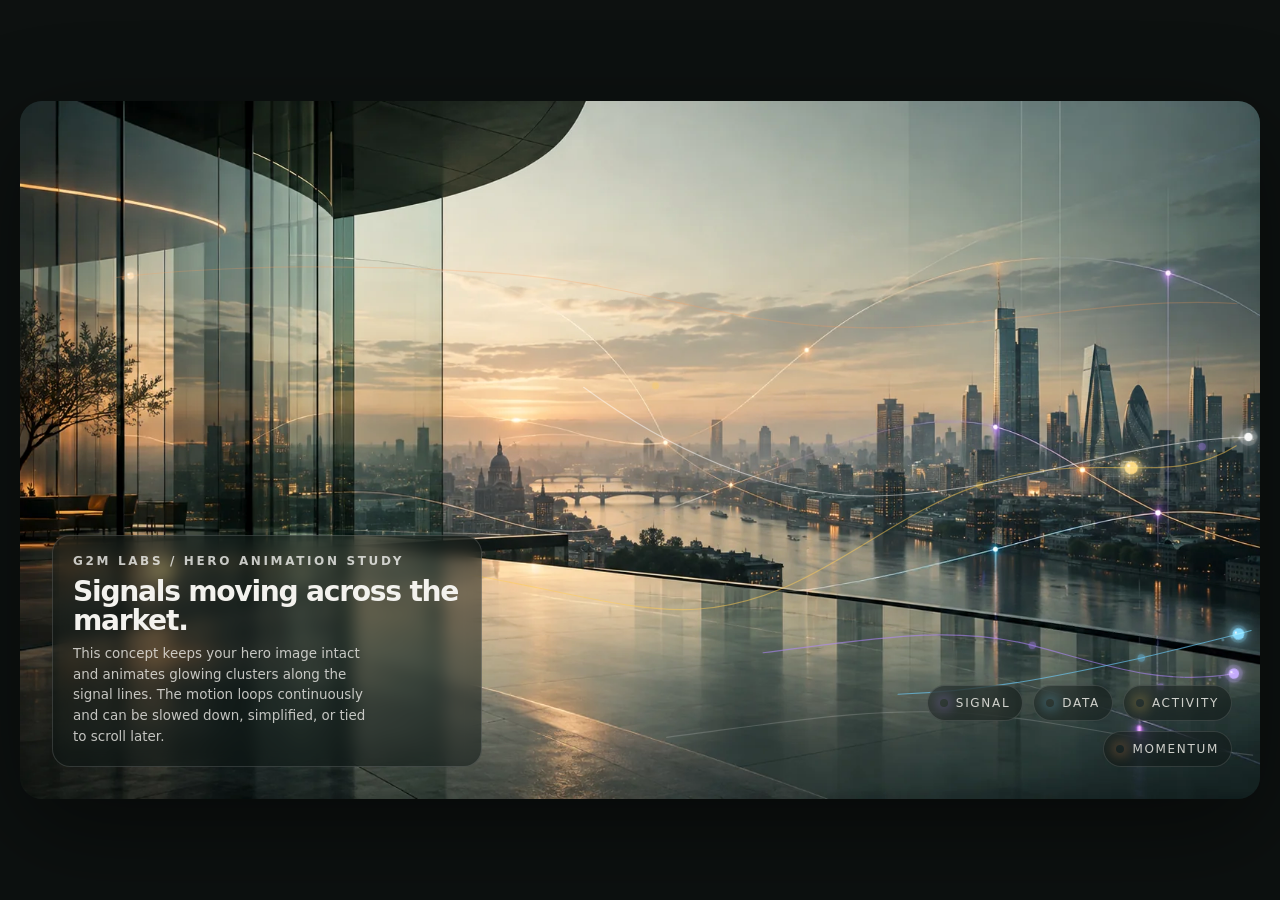
<file: G2M_Hero_Animation_Study_01.html>
<!DOCTYPE html>
<html lang="en">
<head>
<meta charset="UTF-8" />
<meta name="viewport" content="width=device-width, initial-scale=1.0" />
<title>G2M Hero Animation Study 01</title>
<style>
  :root {
    --bg:#eef1ea;
    --ink:#132f29;
    --lavender:#b388ff;
    --sky:#6fd0ff;
    --gold:#ffcd57;
    --orange:#ff9a57;
    --white:rgba(255,255,255,0.82);
  }
  * { box-sizing:border-box; }
  body {
    margin:0;
    background:#0d1110;
    color:white;
    font-family: Inter, ui-sans-serif, system-ui, -apple-system, Segoe UI, Roboto, Helvetica, Arial, sans-serif;
  }
  .page { min-height:100vh; display:grid; place-items:center; padding:20px; }
  .frame {
    width:min(1672px, 100%);
    aspect-ratio: 1672 / 941;
    position:relative;
    overflow:hidden;
    border-radius: 22px;
    box-shadow: 0 30px 100px rgba(0,0,0,.45);
    background:#0f1715;
  }
  .hero-image {
    position:absolute; inset:0;
    width:100%; height:100%;
    object-fit:cover;
    filter:saturate(1.02) contrast(1.02);
    user-select:none;
    pointer-events:none;
  }
  .overlay { position:absolute; inset:0; }
  .overlay svg { width:100%; height:100%; display:block; }

  .signal-line {
    fill:none;
    stroke:rgba(255,255,255,.48);
    stroke-width:1.55;
    stroke-linecap:round;
  }
  .signal-line.blue { stroke:rgba(111,208,255,.62); }
  .signal-line.purple { stroke:rgba(179,136,255,.56); }
  .signal-line.gold { stroke:rgba(255,205,87,.5); }
  .signal-line.orange { stroke:rgba(255,154,87,.52); }

  .anchor { opacity:.42; }
  .anchor-dot {
    stroke:none;
  }

  .moving-cluster {
    mix-blend-mode:screen;
  }

  .panel {
    position:absolute;
    left:clamp(18px,2.5vw,34px);
    bottom:clamp(18px,2.5vw,34px);
    padding:18px 20px;
    width:min(430px, calc(100% - 36px));
    border-radius:18px;
    background:rgba(12,22,20,.52);
    border:1px solid rgba(255,255,255,.14);
    backdrop-filter: blur(8px);
    -webkit-backdrop-filter: blur(8px);
  }
  .eyebrow {
    margin:0 0 10px;
    font-size:12px;
    letter-spacing:.22em;
    text-transform:uppercase;
    color:rgba(246,246,243,.78);
    font-weight:700;
  }
  .title {
    margin:0 0 8px;
    font-size:clamp(22px, 2.2vw, 34px);
    line-height:1.02;
    letter-spacing:-.045em;
    color:#f3f2ee;
    font-weight:700;
  }
  .body {
    margin:0;
    font-size:clamp(13px, 1.05vw, 16px);
    line-height:1.55;
    color:rgba(243,242,238,.78);
    max-width:36ch;
  }
  .legend {
    position:absolute;
    right:clamp(18px,2.2vw,28px);
    bottom:clamp(18px,2.5vw,34px);
    display:flex;
    flex-wrap:wrap;
    gap:10px;
    justify-content:flex-end;
    max-width:min(440px, 45vw);
  }
  .legend-pill {
    display:inline-flex;
    align-items:center;
    gap:8px;
    padding:10px 12px;
    border-radius:999px;
    background:rgba(13,20,18,.44);
    border:1px solid rgba(255,255,255,.13);
    color:rgba(247,245,239,.82);
    font-size:12px;
    letter-spacing:.14em;
    text-transform:uppercase;
    backdrop-filter: blur(8px);
  }
  .swatch { width:8px; height:8px; border-radius:50%; box-shadow:0 0 14px currentColor; }
  .lav{color:var(--lavender)} .sky{color:var(--sky)} .gold{color:var(--gold)} .org{color:var(--orange)}

  @media (max-width: 900px) {
    .legend { left:18px; right:18px; bottom:auto; top:18px; justify-content:flex-start; max-width:none; }
    .panel { width:min(92%, 430px); }
  }
  @media (max-width: 700px) {
    .frame { border-radius:14px; }
    .panel { padding:14px 15px; border-radius:14px; }
    .legend-pill { font-size:11px; padding:8px 10px; }
  }
  @media (prefers-reduced-motion: reduce) {
    .legend::after { content:'Animation reduced'; color:white; }
  }
</style>
</head>
<body>
<div class="page">
  <div class="frame">
    <img class="hero-image" alt="City skyline hero image with animated signal overlay" src="[data-uri]" />
    <div class="overlay">
      <svg viewBox="0 0 1672 941" preserveAspectRatio="none" aria-hidden="true">
        <defs>
          <filter id="softGlow" x="-50%" y="-50%" width="200%" height="200%">
            <feGaussianBlur stdDeviation="8" result="blur1" />
            <feColorMatrix in="blur1" type="matrix" values="1 0 0 0 0  0 1 0 0 0  0 0 1 0 0  0 0 0 1 0" result="glow"/>
            <feMerge>
              <feMergeNode in="glow"/>
              <feMergeNode in="SourceGraphic"/>
            </feMerge>
          </filter>
          <filter id="tinyGlow" x="-50%" y="-50%" width="200%" height="200%">
            <feGaussianBlur stdDeviation="3" result="blur" />
            <feMerge>
              <feMergeNode in="blur"/>
              <feMergeNode in="SourceGraphic"/>
            </feMerge>
          </filter>
        </defs>

        <!-- Static signal paths -->
        <path id="p1" class="signal-line gold" d="M 115 643 C 245 622, 410 610, 565 632 C 705 652, 820 692, 915 685 C 1068 674, 1160 562, 1294 518 C 1448 466, 1547 525, 1640 465" />
        <path id="p2" class="signal-line purple" d="M 1002 744 C 1154 725, 1254 706, 1365 734 C 1456 758, 1538 790, 1637 772" />
        <path id="p3" class="signal-line blue" d="M 1184 800 C 1300 796, 1394 777, 1512 751 C 1574 736, 1620 725, 1660 714" />
        <path id="p4" class="signal-line orange" d="M 129 238 C 281 220, 468 220, 644 232 C 830 245, 938 298, 1110 305 C 1294 313, 1465 262, 1640 273" opacity=".45"/>
        <path id="p5" class="signal-line white" d="M 760 386 C 861 460, 1010 540, 1170 532 C 1350 524, 1482 457, 1660 453" />
        <path id="p6" class="signal-line white" d="M 872 858 C 1028 838, 1152 816, 1284 826 C 1400 835, 1520 865, 1662 882" opacity=".34"/>

        <!-- Static anchors -->
        <g class="anchor" filter="url(#tinyGlow)">
          <circle class="anchor-dot" cx="1365" cy="734" r="5" fill="rgba(179,136,255,.95)"/>
          <circle class="anchor-dot" cx="1512" cy="751" r="5" fill="rgba(111,208,255,.95)"/>
          <circle class="anchor-dot" cx="1538" cy="790" r="4.5" fill="rgba(179,136,255,.92)"/>
          <circle class="anchor-dot" cx="1380" cy="518" r="5" fill="rgba(255,154,87,.95)"/>
          <circle class="anchor-dot" cx="1594" cy="466" r="5" fill="rgba(179,136,255,.95)"/>
          <circle class="anchor-dot" cx="1294" cy="518" r="4.5" fill="rgba(255,205,87,.92)"/>
          <circle class="anchor-dot" cx="857" cy="384" r="4.5" fill="rgba(255,205,87,.92)"/>
        </g>

        <!-- JS populates moving clusters here -->
        <g id="clusters-layer"></g>
      </svg>
    </div>

    <div class="legend" aria-hidden="true">
      <div class="legend-pill"><span class="swatch lav"></span>Signal</div>
      <div class="legend-pill"><span class="swatch sky"></span>Data</div>
      <div class="legend-pill"><span class="swatch gold"></span>Activity</div>
      <div class="legend-pill"><span class="swatch org"></span>Momentum</div>
    </div>

    <div class="panel">
      <p class="eyebrow">G2M Labs / Hero Animation Study</p>
      <h1 class="title">Signals moving across the market.</h1>
      <p class="body">This concept keeps your hero image intact and animates glowing clusters along the signal lines. The motion loops continuously and can be slowed down, simplified, or tied to scroll later.</p>
    </div>
  </div>
</div>

<script>
(() => {
  const prefersReduced = window.matchMedia('(prefers-reduced-motion: reduce)').matches;
  const svg = document.querySelector('.overlay svg');
  const layer = document.getElementById('clusters-layer');
  const ns = 'http://www.w3.org/2000/svg';
  const colors = {
    lavender: 'rgba(179,136,255,1)',
    sky: 'rgba(111,208,255,1)',
    gold: 'rgba(255,205,87,1)',
    orange: 'rgba(255,154,87,1)',
    white: 'rgba(255,255,255,0.95)'
  };

  const configs = [
    { pathId:'p1', duration: 7.8, delay:0.0, color:'gold', size: 12, tail: 28, secondaryCount:3, pulseScale:1.0 },
    { pathId:'p1', duration: 7.8, delay:2.9, color:'gold', size: 10, tail: 24, secondaryCount:2, pulseScale:0.9 },
    { pathId:'p2', duration: 6.2, delay:1.3, color:'lavender', size: 8.5, tail: 18, secondaryCount:3, pulseScale:1.0 },
    { pathId:'p3', duration: 5.8, delay:2.0, color:'sky', size: 8.5, tail: 16, secondaryCount:2, pulseScale:0.95 },
    { pathId:'p4', duration: 10.0, delay:0.4, color:'orange', size: 7.5, tail: 12, secondaryCount:1, pulseScale:0.75 },
    { pathId:'p5', duration: 8.8, delay:1.6, color:'white', size: 7.5, tail: 14, secondaryCount:2, pulseScale:0.78 },
  ];

  function makeEl(name, attrs={}) {
    const el = document.createElementNS(ns, name);
    for (const [k,v] of Object.entries(attrs)) el.setAttribute(k, v);
    return el;
  }

  function createCluster(cfg) {
    const path = document.getElementById(cfg.pathId);
    const total = path.getTotalLength();
    const g = makeEl('g', { class:'moving-cluster', filter:'url(#softGlow)' });
    const tail = makeEl('ellipse', { rx: cfg.tail, ry: cfg.size * 0.62, fill: colors[cfg.color], opacity: 0.08 });
    const halo = makeEl('circle', { r: cfg.size * 1.65, fill: colors[cfg.color], opacity: 0.18 });
    const core = makeEl('circle', { r: cfg.size, fill: colors[cfg.color], opacity: 0.96 });
    const sparkle1 = makeEl('circle', { r: cfg.size*0.18, fill:'rgba(255,255,255,0.95)', opacity:0.85 });
    g.appendChild(tail);
    g.appendChild(halo);
    g.appendChild(core);
    g.appendChild(sparkle1);

    const secondaries = [];
    for (let i=0;i<cfg.secondaryCount;i++) {
      const s = makeEl('circle', { r: Math.max(1.8, cfg.size*(0.18 - i*0.02)), fill: colors[cfg.color], opacity: 0.66 - i*0.12 });
      g.appendChild(s);
      secondaries.push(s);
    }
    layer.appendChild(g);
    return { cfg, path, total, g, tail, halo, core, sparkle1, secondaries };
  }

  const clusters = configs.map(createCluster);

  function pointAndAngle(path, total, t) {
    const len = total * t;
    const p = path.getPointAtLength(len);
    const p2 = path.getPointAtLength(Math.min(total, len + 0.8));
    const angle = Math.atan2(p2.y - p.y, p2.x - p.x) * 180 / Math.PI;
    return { x:p.x, y:p.y, angle };
  }

  let start = null;
  function tick(ts) {
    if (!start) start = ts;
    const elapsed = (ts - start) / 1000;

    clusters.forEach((obj, index) => {
      const dur = prefersReduced ? obj.cfg.duration * 2.5 : obj.cfg.duration;
      const raw = ((elapsed - obj.cfg.delay) % dur + dur) % dur;
      const t = raw / dur;
      const eased = t < 0.5 ? 2*t*t : -1 + (4 - 2*t)*t;
      const pa = pointAndAngle(obj.path, obj.total, eased);
      obj.g.setAttribute('transform', `translate(${pa.x}, ${pa.y}) rotate(${pa.angle})`);

      const pulse = 0.9 + Math.sin((elapsed*2.9 + index)*Math.PI) * 0.08;
      obj.core.setAttribute('r', obj.cfg.size * pulse * obj.cfg.pulseScale);
      obj.halo.setAttribute('r', obj.cfg.size * 1.6 * (0.95 + Math.sin(elapsed*1.7 + index)*0.07));
      obj.tail.setAttribute('rx', obj.cfg.tail * (0.92 + Math.sin(elapsed*1.25 + index)*0.06));
      obj.tail.setAttribute('opacity', String(0.05 + 0.03 * (Math.sin(elapsed*2 + index)+1)));
      obj.sparkle1.setAttribute('cx', (-obj.cfg.size*0.35).toFixed(2));
      obj.sparkle1.setAttribute('cy', (-obj.cfg.size*0.28).toFixed(2));

      obj.secondaries.forEach((s, i) => {
        const spread = (i+1) * (obj.cfg.size*1.25);
        s.setAttribute('cx', String(-spread - (Math.sin(elapsed*2.2 + i + index)*3)));
        s.setAttribute('cy', String((Math.cos(elapsed*2.0 + i + index)*2.5)));
        s.setAttribute('opacity', String(0.4 - i*0.09 + 0.12*Math.sin(elapsed*3.0 + i + index)));
      });
    });

    requestAnimationFrame(tick);
  }
  requestAnimationFrame(tick);
})();
</script>
</body>
</html>
</file>
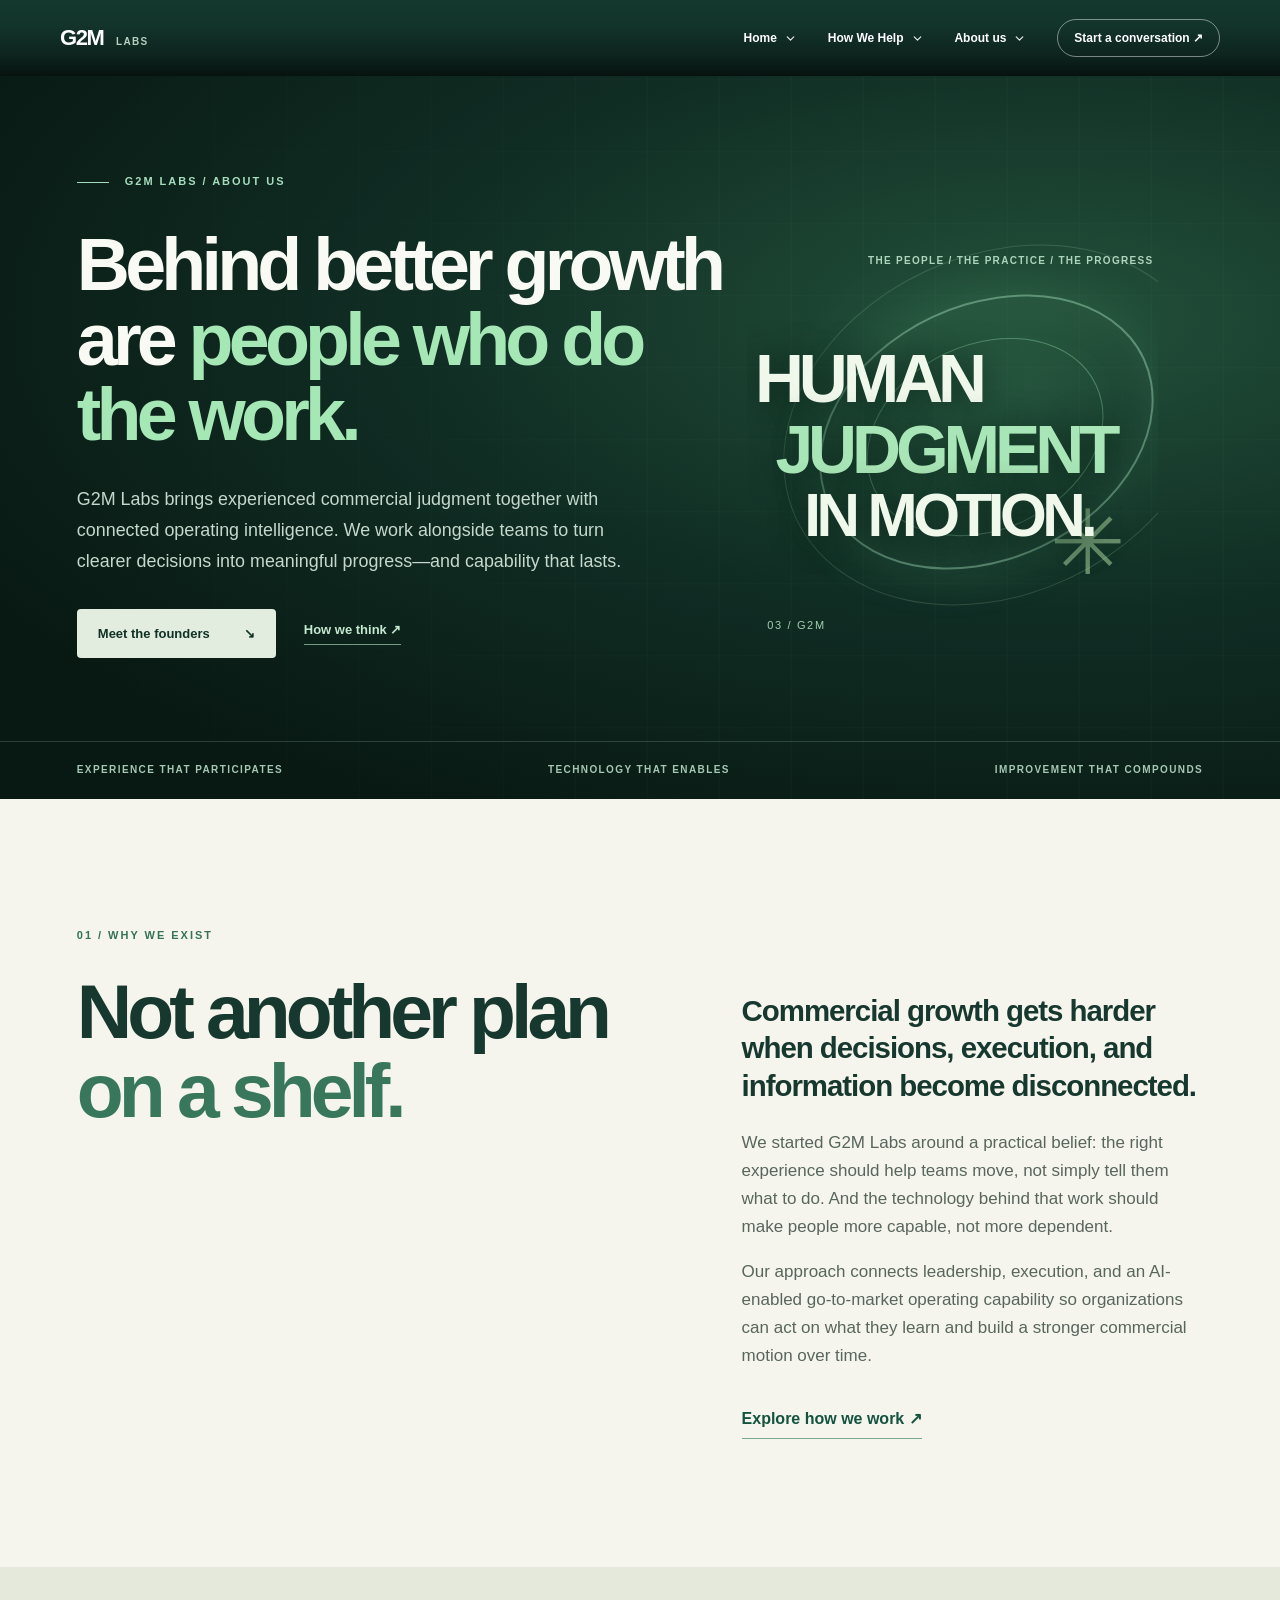
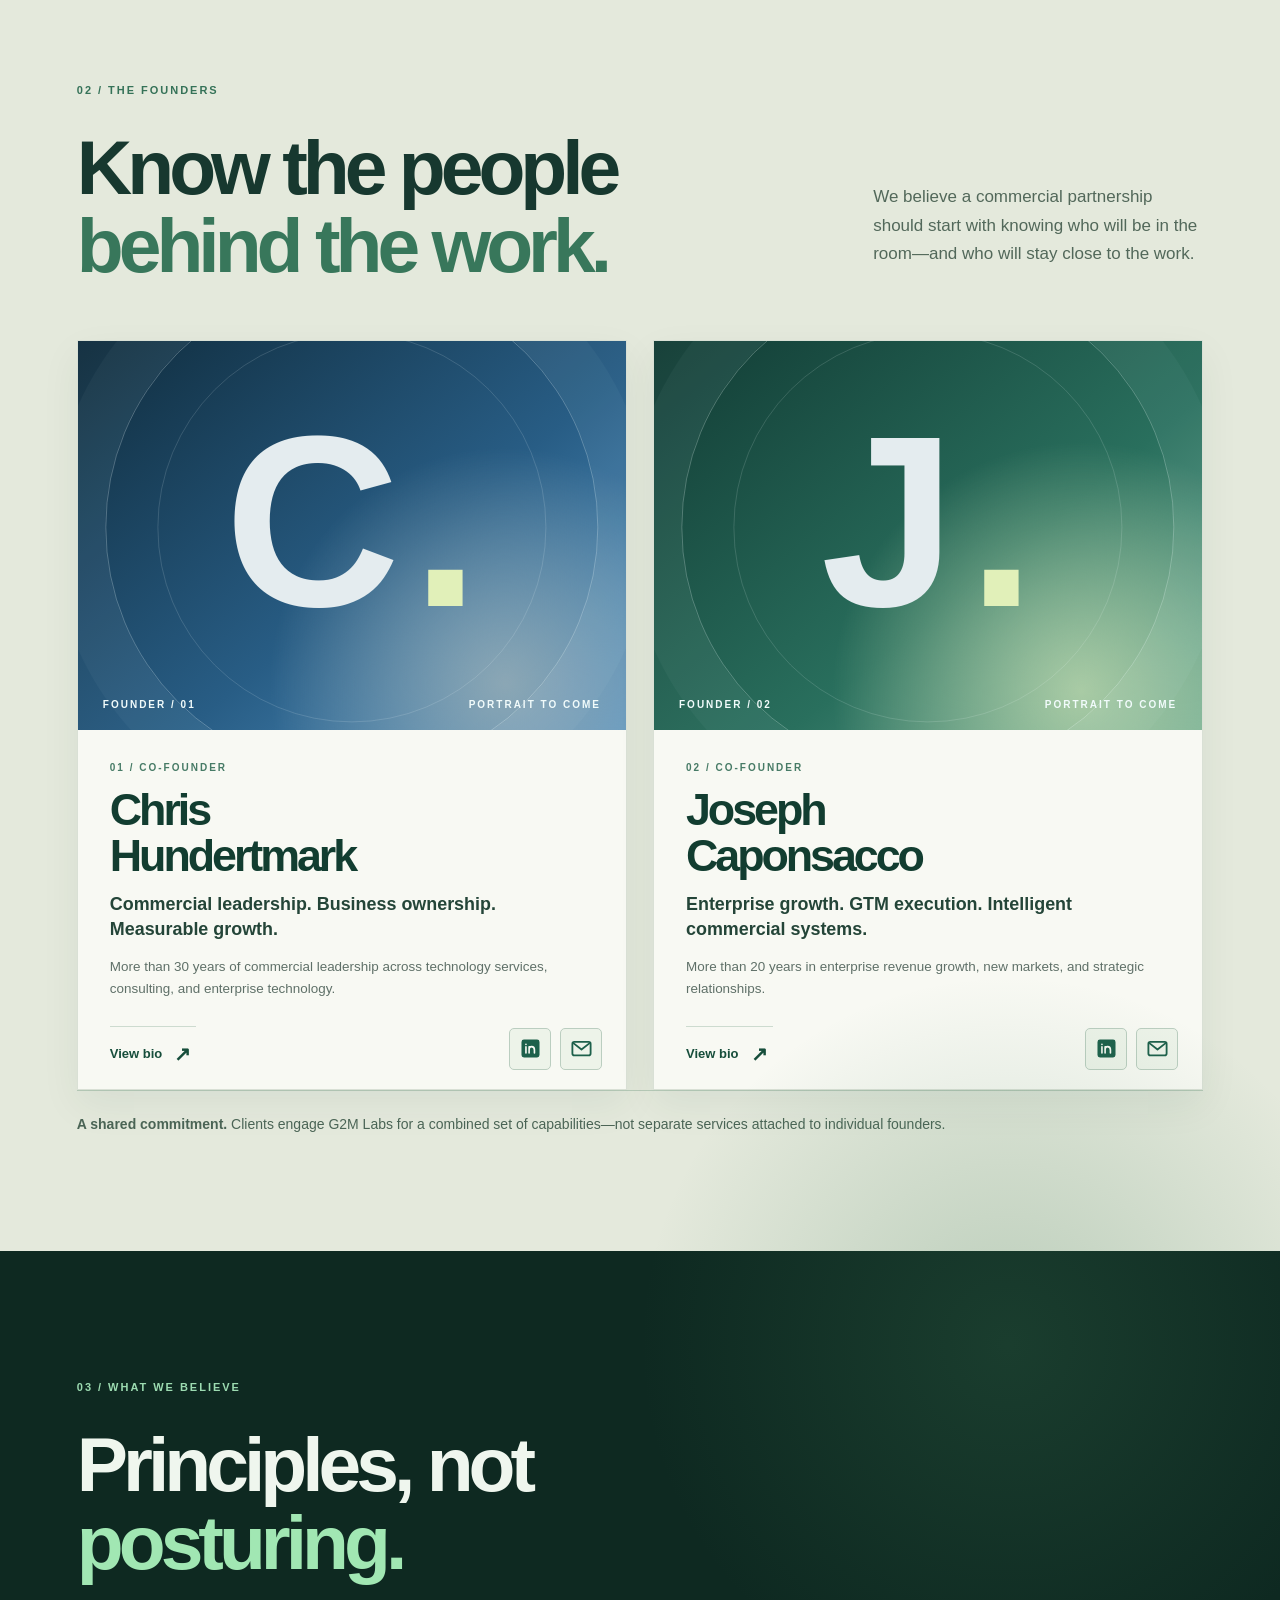
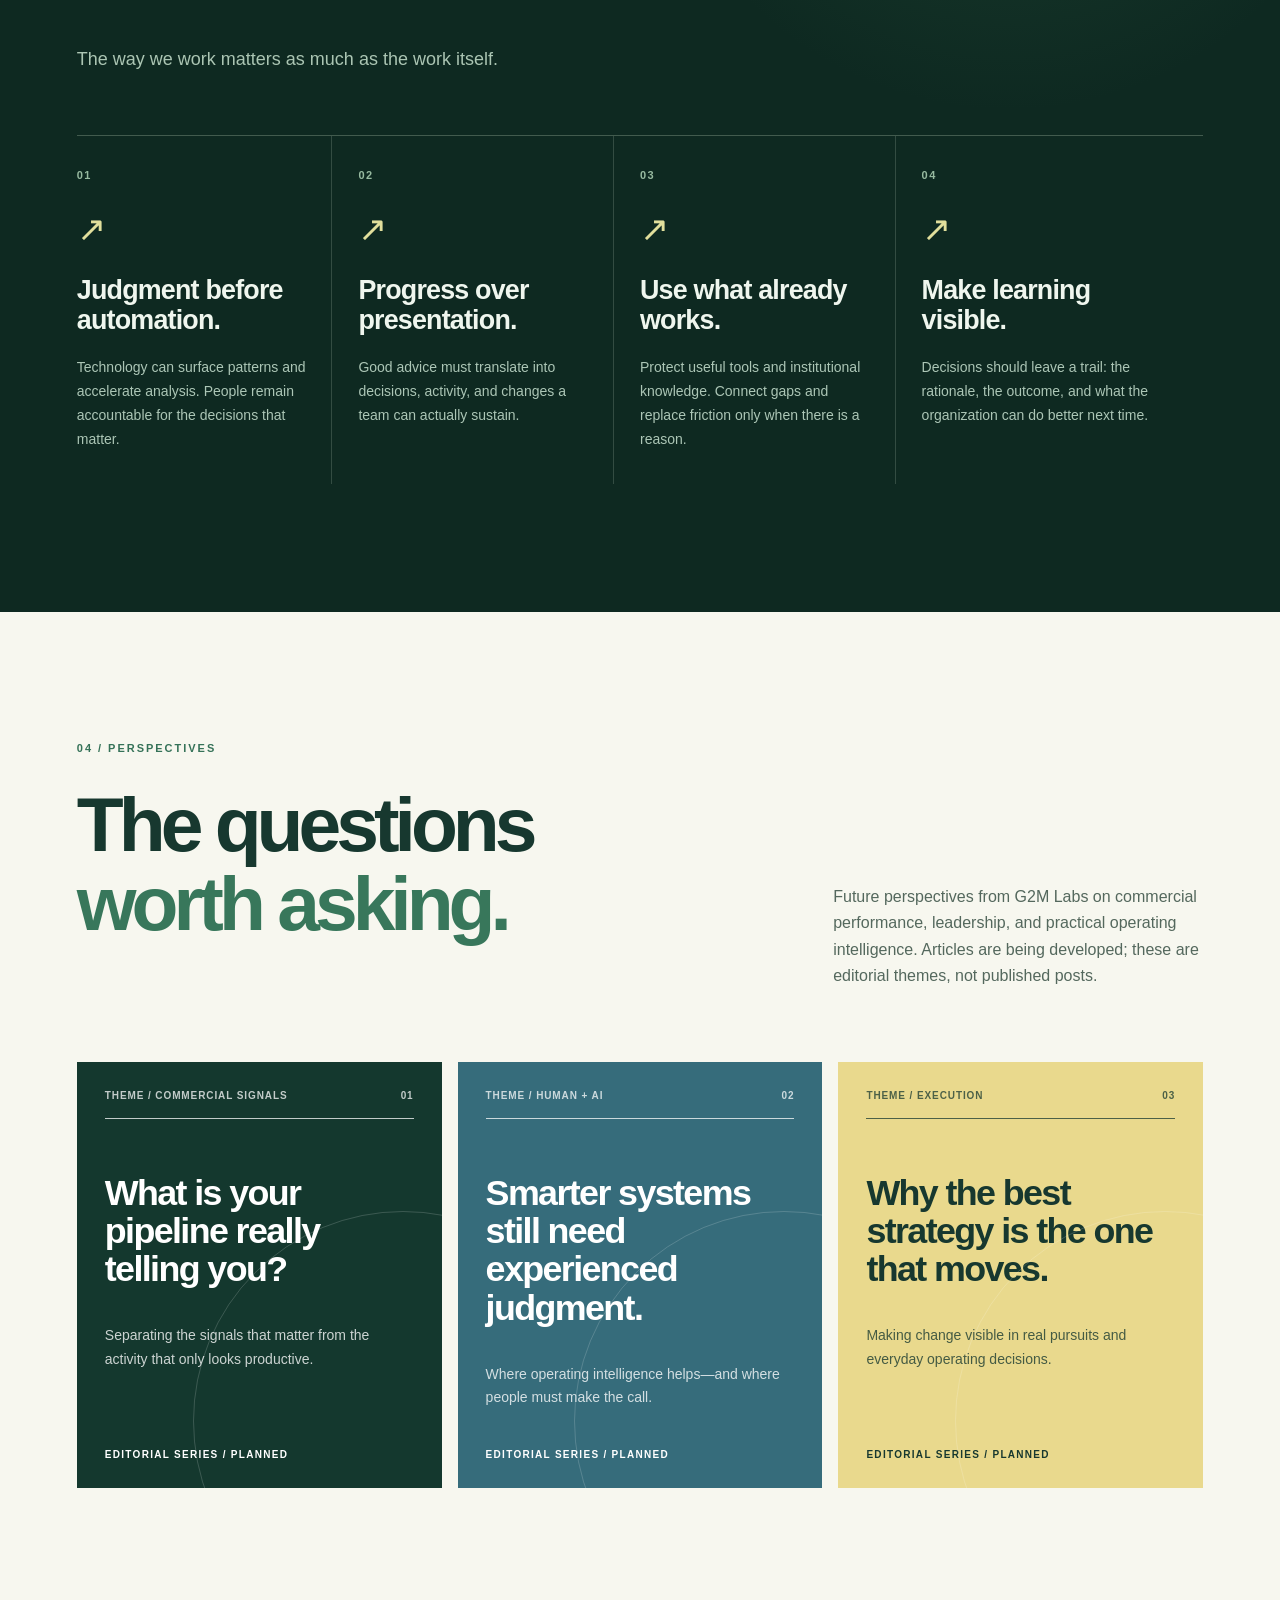
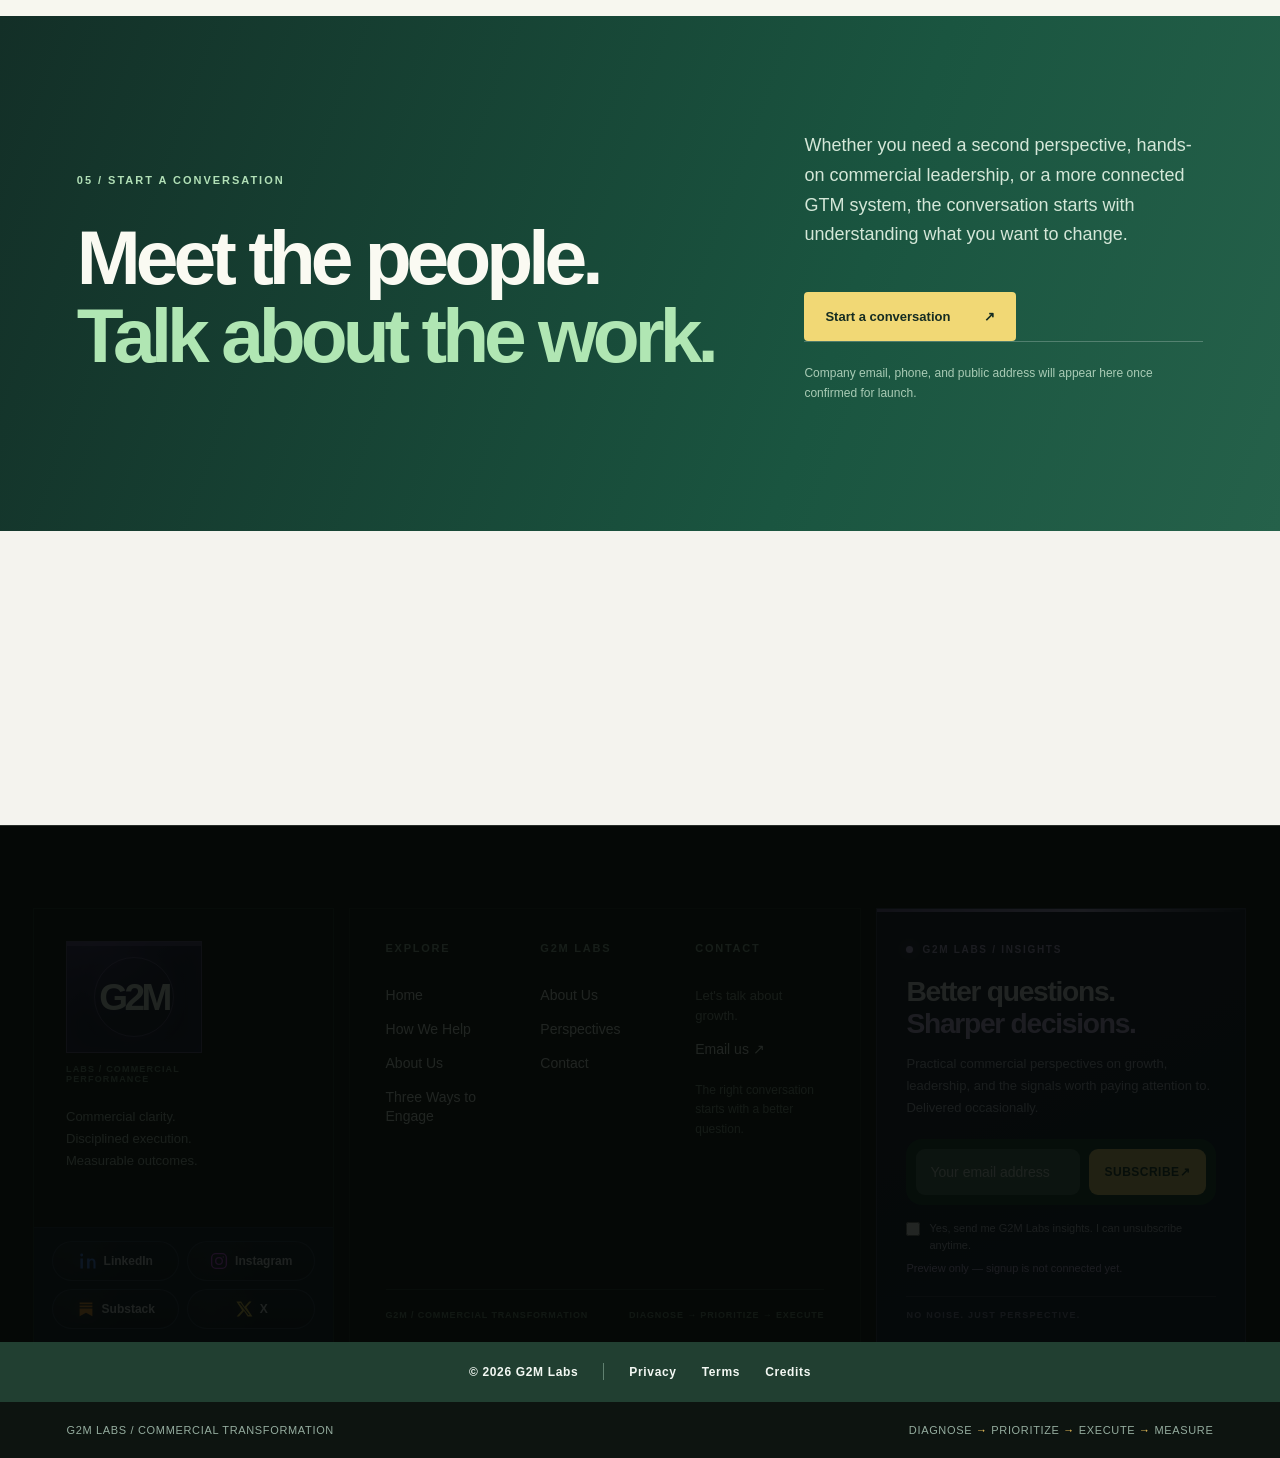
<file: help.html>
<!-- G2M LABS / FOUNDATION V35 — SOURCE REFORMATTED FROM APPROVED V34 -->
<!DOCTYPE html>
<html lang="en">
  <head>
    <meta charset="utf-8"/>
    <meta content="width=device-width,initial-scale=1" name="viewport"/>
    <title>G2M Labs | About Us</title>
    <link href="help.css?v=36.9" rel="stylesheet"/>
    <meta
      content="Get to know G2M Labs, the people behind the work, and how we think about commercial performance."
      name="description"/>
      <link href="nav-dropdown.css?v=36.9" rel="stylesheet"/>
      <link href="page3-about-study.css?v=36.9" rel="stylesheet"/>
      <link href="founder-bio-transform.css?v=36.9" rel="stylesheet"/>
    <style id="g2m-footer-social-consistency">
/* Foundation 28 / Footer social consistency fix — identical 2×2 layout on all pages. */
.footer-foundation-19 .footer-social-bar {
  display: grid;
  grid-template-columns: repeat(2, minmax(0, 1fr));
  gap: 8px;
}
.footer-foundation-19 .footer-social-bar a {
  width: 100%;
  min-width: 0;
  box-sizing: border-box;
  padding: 10px 8px;
  gap: 7px;
  white-space: nowrap;
}
@media (max-width: 530px) {
  .footer-foundation-19 .footer-social-bar a { flex: initial; }
}
</style>
    <style id="g2m-social-icon-colors">
/* STUDY 08 / Footer social icon color treatment inspired by editorial mega-menu reference */
.footer-foundation-19 .footer-social-bar a{
  position:relative;
  background:linear-gradient(180deg, rgba(18,24,40,.88), rgba(10,15,28,.92));
  border-color:rgba(94,118,158,.36);
  color:rgba(236,240,244,.94);
}
.footer-foundation-19 .footer-social-bar a::before{
  content:"";
  position:absolute;
  inset:0;
  border-radius:inherit;
  background:radial-gradient(circle at 18% 50%, rgba(255,255,255,.03), transparent 46%);
  pointer-events:none;
}
.footer-foundation-19 .footer-social-bar a:hover,
.footer-foundation-19 .footer-social-bar a:focus-visible{
  background:linear-gradient(180deg, rgba(27,35,57,.95), rgba(16,23,42,.98));
  border-color:rgba(128,153,197,.52);
}
.footer-foundation-19 .footer-social-bar a span{
  color:rgba(236,240,244,.92);
}
.footer-foundation-19 .footer-social-bar a svg{
  width:18px;
  height:18px;
  opacity:.98;
}
.footer-foundation-19 .footer-social-bar a.social-linkedin svg{
  color:#4b83ff;
  filter:drop-shadow(0 0 8px rgba(75,131,255,.18));
}
.footer-foundation-19 .footer-social-bar a.social-instagram svg{
  color:#d64cff;
  filter:drop-shadow(0 0 8px rgba(214,76,255,.16));
}
.footer-foundation-19 .footer-social-bar a.social-substack svg{
  color:#ff9b2f;
  filter:drop-shadow(0 0 8px rgba(255,155,47,.16));
}
.footer-foundation-19 .footer-social-bar a.social-x svg{
  color:#f0cf52;
  filter:drop-shadow(0 0 8px rgba(240,207,82,.16));
}

</style>
  </head>
  <body>
    <!-- ================================================================
    G2M LABS / HOW WE HELP YOU
    SOURCE FORMAT: Foundation 16.1 index.html
    Page content, styles and interaction behavior preserved.
    Edit section copy below; page CSS and JavaScript remain separate.
    ================================================================ -->
    <!-- SECTION 00 / GLOBAL NAVIGATION -->
    <nav aria-label="Main navigation" class="nav" id="mainNav">
      <a class="brand" href="index.html">G2M <small>LABS</small></a>
      <div class="navlinks">
        <div class="nav-service-group nav-home-group">
          <a href="index.html">Home</a>
          <button
            aria-controls="homeDropdown" aria-expanded="false" aria-label="Show Home sections"
            class="nav-service-toggle" type="button">
            <svg
              aria-hidden="true" fill="none" stroke="currentColor" stroke-linecap="round"
              stroke-linejoin="round" stroke-width="2.2" viewBox="0 0 24 24">
              <path d="m6 9 6 6 6-6"></path>
            </svg>
          </button>
          <div
            aria-hidden="true" aria-label="Home sections" class="nav-service-panel" id="homeDropdown">
            <div class="nav-service-overline">
              G2M / THE COMMERCIAL GROWTH STORY</div>
            <a class="nav-service-item" href="index.html#pipeline">
            <span class="nav-service-no">01</span>
            <span>
              <span class="nav-service-title">The Pipeline</span>
              <span class="nav-service-description">What your commercial activity reveals.</span>
            </span>
            <span aria-hidden="true" class="nav-service-arrow">↗</span>
            </a>
            <a class="nav-service-item" href="index.html#reframe">
              <span class="nav-service-no">02</span>
              <span>
                <span class="nav-service-title">We Need More… Maybe</span>
                <span class="nav-service-description">Reconsider the instinct to add more.</span>
              </span>
              <span aria-hidden="true" class="nav-service-arrow">↗</span>
            </a>
            <a class="nav-service-item" href="index.html#investment">
              <span class="nav-service-no">03</span>
              <span>
                <span class="nav-service-title">Before You Invest Again</span>
                <span class="nav-service-description">See the cost of another growth bet.</span>
              </span>
              <span aria-hidden="true" class="nav-service-arrow">↗</span>
            </a>
            <a class="nav-service-item" href="index.html#velocity">
              <span class="nav-service-no">04</span>
              <span>
                <span class="nav-service-title">Velocity™ Decision Method</span>
                <span class="nav-service-description">Turn decisions into a learning system.</span>
              </span>
              <span aria-hidden="true" class="nav-service-arrow">↗</span>
            </a>
            <a class="nav-service-item" href="index.html#services">
              <span class="nav-service-no">05</span>
              <span>
                <span class="nav-service-title">Ways to Engage</span>
                <span class="nav-service-description">Choose the right kind of help.</span>
              </span>
              <span aria-hidden="true" class="nav-service-arrow">↗</span>
            </a>
            <a class="nav-service-item" href="index.html#contact">
              <span class="nav-service-no">06</span>
              <span>
                <span class="nav-service-title">Start a Conversation</span>
                <span class="nav-service-description">Explore what comes next.</span>
              </span>
              <span aria-hidden="true" class="nav-service-arrow">↗</span>
            </a>
            <a class="nav-service-all" href="index.html">Back to the homepage <span aria-hidden="true">↗</span>
            </a>
          </div>
        </div>
        <div class="nav-service-group nav-method-group">
          <a data-nav-method-link="" href="methodology.html">How We Help</a>
          <button
            aria-controls="methodologyDropdown" aria-expanded="false"
            aria-label="Show methodology sections" class="nav-service-toggle" type="button">
            <svg
              aria-hidden="true" fill="none" stroke="currentColor" stroke-linecap="round"
              stroke-linejoin="round" stroke-width="2.2" viewbox="0 0 24 24">
              <path d="m6 9 6 6 6-6"></path>
            </svg>
          </button>
          <div
            aria-hidden="true" aria-label="Methodology sections" class="nav-service-panel"
            id="methodologyDropdown">
            <div class="nav-service-overline">
              G2M / VELOCITY™ METHODOLOGY</div>
            <a class="nav-service-item" href="index.html#velocity">
            <span class="nav-service-no">01</span>
            <span>
              <span class="nav-service-title">Velocity™ Decision Method</span>
              <span class="nav-service-description">Decisions that are visible and traceable.</span>
            </span>
            <span aria-hidden="true" class="nav-service-arrow">↗</span>
            </a>
            <a class="nav-service-item" href="methodology.html#offerings-stack">
              <span class="nav-service-no">02</span>
              <span>
                <span class="nav-service-title">Three Ways to Engage</span>
                <span class="nav-service-description">Leadership, GTM systems, or both.</span>
              </span>
              <span aria-hidden="true" class="nav-service-arrow">↗</span>
            </a>
            <a class="nav-service-item" href="methodology.html#gtm-operating-system">
              <span class="nav-service-no">03</span>
              <span>
                <span class="nav-service-title">GTM Operating System</span>
                <span class="nav-service-description">A foundation you can configure and run.</span>
              </span>
              <span aria-hidden="true" class="nav-service-arrow">↗</span>
            </a>
            <a class="nav-service-item" href="methodology.html#progress">
              <span class="nav-service-no">04</span>
              <span>
                <span class="nav-service-title">Early Action &amp; Checkpoints</span>
                <span class="nav-service-description">Start early. Review and adapt.</span>
              </span>
              <span aria-hidden="true" class="nav-service-arrow">↗</span>
            </a>
            <a class="nav-service-all" href="methodology.html">Explore the full methodology <span aria-hidden="true">↗</span>
            </a>
          </div>
        </div>
        <div class="nav-service-group nav-about-group">
          <a aria-current="page" href="help.html">About us</a>
          <button
            aria-controls="aboutDropdown" aria-expanded="false" aria-label="Show About us sections"
            class="nav-service-toggle" type="button">
            <svg
              aria-hidden="true" fill="none" stroke="currentColor" stroke-linecap="round"
              stroke-linejoin="round" stroke-width="2.2" viewbox="0 0 24 24">
              <path d="m6 9 6 6 6-6"></path>
            </svg>
          </button>
          <div
            aria-hidden="true" aria-label="About us sections" class="nav-service-panel"
            id="aboutDropdown">
            <div class="nav-service-overline">
              G2M / THE PEOPLE BEHIND THE WORK</div>
            <a class="nav-service-item" href="help.html#people">
            <span class="nav-service-no">01</span>
            <span>
              <span class="nav-service-title">Meet the founders</span>
              <span class="nav-service-description">Who you'll work with.</span>
            </span>
            <span aria-hidden="true" class="nav-service-arrow">↗</span>
            </a>
            <a class="nav-service-item" href="help.html#principles">
              <span class="nav-service-no">02</span>
              <span>
                <span class="nav-service-title">What we believe</span>
                <span class="nav-service-description">The principles behind our work.</span>
              </span>
              <span aria-hidden="true" class="nav-service-arrow">↗</span>
            </a>
            <a class="nav-service-item" href="help.html#perspectives">
              <span class="nav-service-no">03</span>
              <span>
                <span class="nav-service-title">Our perspectives</span>
                <span class="nav-service-description">Ideas worth exploring.</span>
              </span>
              <span aria-hidden="true" class="nav-service-arrow">↗</span>
            </a>
            <a class="nav-service-all" href="help.html#connect">Start a conversation <span aria-hidden="true">↗</span>
            </a>
          </div>
        </div>
        <a class="navcta" href="index.html#contact">Start a conversation ↗</a>
      </div>
      <button
        aria-controls="mobileLinks" aria-expanded="false" aria-label="Toggle menu"
        class="mobile-menu-toggle" id="mobileToggle" type="button">
        ☰</button>
      <div class="mobile-links" id="mobileLinks">
        <details class="mobile-service-group mobile-home-group">
          <summary>
            Home</summary>
          <a href="index.html">Home / Overview ↗</a>
          <a href="index.html#pipeline">The Pipeline</a>
          <a href="index.html#reframe">We Need More… Maybe</a>
          <a href="index.html#investment">Before You Invest Again</a>
          <a href="index.html#velocity">Velocity™ Decision Method</a>
          <a href="index.html#services">Ways to Engage</a>
          <a href="index.html#contact">Start a Conversation</a>
        </details>
        <details class="mobile-service-group mobile-method-group">
          <summary>
            How We Help</summary>
          <a href="methodology.html">Overview / Velocity™ ↗</a>
          <a href="index.html#velocity">Velocity™ Decision Method</a>
          <a href="methodology.html#offerings-stack">Three Ways to Engage</a>
          <a href="methodology.html#gtm-operating-system">GTM Operating System</a>
          <a href="methodology.html#progress">Early Action &amp; Checkpoints</a>
        </details>
        <details class="mobile-service-group">
          <summary>
            About us</summary>
          <a href="help.html">About G2M Labs</a>
          <a href="help.html#people">Meet the founders</a>
          <a href="help.html#principles">What we believe</a>
          <a href="help.html#perspectives">Perspectives</a>
          <a href="help.html#connect">Get in touch</a>
        </details>
        <a href="index.html#contact">Start a conversation</a>
      </div>
    </nav>
    <main class="about-study" id="main-content">
      <header class="about-hero" id="top">
        <div aria-hidden="true" class="about-hero-noise">
        </div>
        <div class="about-shell about-hero-grid">
          <div class="about-hero-copy">
            <p class="about-kicker">
              <span class="about-kicker-line"></span> G2M LABS / ABOUT US</p>
            <h1>
              Behind better growth<br/>are <em>people who do<br/>the work.</em>
            </h1>
            <p class="about-hero-lead">
              G2M Labs brings experienced commercial judgment together with connected operating intelligence. We work alongside teams to turn clearer decisions into meaningful progress—and capability that lasts.</p>
            <div class="about-hero-actions">
              <a class="about-btn about-btn-light" href="#people">Meet the founders <span>↘</span>
              </a>
              <a class="about-link-light" href="#principles">How we think <span>↗</span>
              </a>
            </div>
          </div>
          <div aria-hidden="true" class="about-hero-art">
            <span class="about-hero-art-tag">THE PEOPLE / THE PRACTICE / THE PROGRESS</span>
            <div class="about-hero-ring r1">
            </div>
            <div class="about-hero-ring r2">
            </div>
            <div class="about-hero-ring r3">
            </div>
            <span class="about-art-word word-01">HUMAN</span>
            <span class="about-art-word word-02">JUDGMENT</span>
            <span class="about-art-word word-03">IN MOTION.</span>
            <span class="about-art-cross">✳</span>
            <span class="about-art-index">03 / G2M</span>
          </div>
        </div>
        <div class="about-shell about-hero-bottom">
          <span>EXPERIENCE THAT PARTICIPATES</span>
          <span>TECHNOLOGY THAT ENABLES</span>
          <span>IMPROVEMENT THAT COMPOUNDS</span>
        </div>
      </header>
      <section class="about-intro" id="company">
        <div class="about-shell about-intro-layout">
          <div>
            <p class="about-overline">
              01 / WHY WE EXIST</p>
            <h2>
              Not another plan<br/><em>on a shelf.</em>
            </h2>
          </div>
          <div class="about-intro-right">
            <p class="about-large-copy">
              Commercial growth gets harder when decisions, execution, and information become disconnected.</p>
            <p>
              We started G2M Labs around a practical belief: the right experience should help teams move, not simply tell them what to do. And the technology behind that work should make people more capable, not more dependent.</p>
            <p>
              Our approach connects leadership, execution, and an AI-enabled go-to-market operating capability so organizations can act on what they learn and build a stronger commercial motion over time.</p>
            <a class="about-inline-link" href="methodology.html">Explore how we work <span>↗</span></a>
          </div>
        </div>
      </section>
      <section class="about-people" id="people">
        <div class="about-shell">
          <div class="about-section-heading">
            <div>
              <p class="about-overline">
                02 / THE FOUNDERS</p>
              <h2>
                Know the people<br/><em>behind the work.</em>
              </h2>
            </div>
            <p>
              We believe a commercial partnership should start with knowing who will be in the room—and who will stay close to the work.</p>
          </div>
          <section aria-label="G2M Labs co-founders" class="founder-grid">
           <!-- FOUNDER 01 / CHRIS — BLUE -->
           <article class="founder" id="founder-chris">
            <div class="founder-head">
             <div aria-label="Temporary blue portrait placeholder for Chris Hundertmark" class="portrait chris" role="img">
              <div aria-hidden="true" class="portrait-monogram">
               C
               <i>
                .
               </i>
              </div>
              <div class="portrait-caption">
               <span>
                FOUNDER / 01
               </span>
               <span>
                PORTRAIT TO COME
               </span>
              </div>
             </div>
             <div class="identity">
              <span class="founder-index">
               01 / CO-FOUNDER
              </span>
              <h2>
               <span>
                Chris
               </span>
               <span>
                Hundertmark
               </span>
              </h2>
              <p class="lead">
               Commercial leadership. Business ownership. Measurable growth.
              </p>
              <p class="summary">
               More than 30 years of commercial leadership across technology services, consulting, and enterprise technology.
              </p>
             </div>
            </div>
            <div aria-label="Chris's extended biography" class="biography" id="chris-biography" inert="">
             <div class="bio-scroll">
              <span class="bio-label">
               01 / Behind the work
              </span>
              <p>
               Chris brings more than 30 years of experience driving growth across technology services, consulting, and enterprise technology.
              </p>
              <p>
               His career spans sales leadership at global firms including Accenture, Cognizant, and DXC, alongside executive roles with direct responsibility for business growth, commercial strategy, and P&amp;L performance.
              </p>
              <p>
               At G2M Labs, Chris works directly with client leadership teams to navigate complex growth challenges, make better commercial decisions, and turn strategy into measurable results.
              </p>
             </div>
            </div>
            <!-- V36.4 / Always-visible founder contact shortcuts -->
<div class="founder-contact-icons" aria-label="Chris contact links">
  <a href="https://www.linkedin.com/in/chris-hundertmark" target="_blank" rel="noopener noreferrer" aria-label="View Chris's LinkedIn profile" title="Chris on LinkedIn"><svg aria-hidden="true" viewBox="0 0 24 24" width="21" height="21" fill="none" xmlns="http://www.w3.org/2000/svg"><rect x="1.7" y="1.7" width="20.6" height="20.6" rx="2.8" fill="currentColor"/><path d="M6.8 10v7.2M6.8 7.1v.3M10.4 17.2V10m0 3.1c0-2.1 1.2-3.2 2.9-3.2 2 0 3.2 1.2 3.2 3.8v3.5" stroke="#F8F9F3" stroke-width="1.85" stroke-linecap="round" stroke-linejoin="round"/></svg></a>
  <a href="mailto:chris.hundertmark@g2mlabs.ai" aria-label="Email Chris at G2M Labs" title="Email Chris"><svg aria-hidden="true" viewBox="0 0 24 24" width="23" height="23" fill="none" xmlns="http://www.w3.org/2000/svg"><rect x="2.5" y="5.1" width="19" height="14" rx="2" stroke="currentColor" stroke-width="1.9"/><path d="m3.5 6.4 8.5 6.7 8.5-6.7" stroke="currentColor" stroke-width="1.9" stroke-linecap="round" stroke-linejoin="round"/></svg></a>
</div>
<button aria-controls="chris-biography" aria-expanded="false" class="bio-toggle" type="button">
             <span class="toggle-label">
              View bio
             </span>
             <span aria-hidden="true" class="arrow">
              ↗
             </span>
            </button>
           </article>
           <!-- FOUNDER 02 / JOE — GREEN -->
           <article class="founder" id="founder-joe">
            <div class="founder-head">
             <div aria-label="Temporary green portrait placeholder for Joseph Caponsacco" class="portrait joe" role="img">
              <div aria-hidden="true" class="portrait-monogram">
               J
               <i>
                .
               </i>
              </div>
              <div class="portrait-caption">
               <span>
                FOUNDER / 02
               </span>
               <span>
                PORTRAIT TO COME
               </span>
              </div>
             </div>
             <div class="identity">
              <span class="founder-index">
               02 / CO-FOUNDER
              </span>
              <h2>
               <span>
                Joseph
               </span>
               <span>
                Caponsacco
               </span>
              </h2>
              <p class="lead">
               Enterprise growth. GTM execution. Intelligent commercial systems.
              </p>
              <p class="summary">
               More than 20 years in enterprise revenue growth, new markets, and strategic relationships.
              </p>
             </div>
            </div>
            <div aria-label="Joseph's extended biography" class="biography" id="joe-biography" inert="">
             <div class="bio-scroll">
              <span class="bio-label">
               02 / Behind the work
              </span>
              <p>
               Joe brings more than 20 years of experience driving enterprise revenue growth, developing new markets, and building strategic relationships across technology, SaaS, and data-driven solutions.
              </p>
              <p>
               His career includes leadership and enterprise sales roles with technology innovators, securing multimillion-dollar agreements with global organizations including American Express, WPP, Novartis, and Sprint.
              </p>
              <p>
               At G2M Labs, Joe combines deep enterprise sales experience with expertise in AI, analytics, and go-to-market strategy to help clients identify growth opportunities, strengthen commercial execution, and build more effective, measurable revenue operations.
              </p>
             </div>
            </div>
            <!-- V36.4 / Always-visible founder contact shortcuts -->
<div class="founder-contact-icons" aria-label="Joseph contact links">
  <a href="https://www.linkedin.com/in/jcaponsacco" target="_blank" rel="noopener noreferrer" aria-label="View Joseph's LinkedIn profile" title="Joseph on LinkedIn"><svg aria-hidden="true" viewBox="0 0 24 24" width="21" height="21" fill="none" xmlns="http://www.w3.org/2000/svg"><rect x="1.7" y="1.7" width="20.6" height="20.6" rx="2.8" fill="currentColor"/><path d="M6.8 10v7.2M6.8 7.1v.3M10.4 17.2V10m0 3.1c0-2.1 1.2-3.2 2.9-3.2 2 0 3.2 1.2 3.2 3.8v3.5" stroke="#F8F9F3" stroke-width="1.85" stroke-linecap="round" stroke-linejoin="round"/></svg></a>
  <a href="mailto:joe.caponsacco@g2mlabs.ai" aria-label="Email Joseph at G2M Labs" title="Email Joseph"><svg aria-hidden="true" viewBox="0 0 24 24" width="23" height="23" fill="none" xmlns="http://www.w3.org/2000/svg"><rect x="2.5" y="5.1" width="19" height="14" rx="2" stroke="currentColor" stroke-width="1.9"/><path d="m3.5 6.4 8.5 6.7 8.5-6.7" stroke="currentColor" stroke-width="1.9" stroke-linecap="round" stroke-linejoin="round"/></svg></a>
</div>
<button aria-controls="joe-biography" aria-expanded="false" class="bio-toggle" type="button">
             <span class="toggle-label">
              View bio
             </span>
             <span aria-hidden="true" class="arrow">
              ↗
             </span>
            </button>
           </article>
          </section>
          <p class="about-founder-footnote">
            <strong>A shared commitment.</strong> Clients engage G2M Labs for a combined set of capabilities—not separate services attached to individual founders.</p>
        </div>
      </section>
      <section class="about-beliefs" id="principles">
        <div class="about-shell">
          <div class="about-beliefs-head">
            <p class="about-overline">
              03 / WHAT WE BELIEVE</p>
            <h2>
              Principles, not<br/><em>posturing.</em>
            </h2>
            <p>
              The way we work matters as much as the work itself.</p>
          </div>
          <div class="about-beliefs-grid">
            <article>
              <span class="belief-n">01</span><span class="belief-icon">↗</span>
              <h3>
                Judgment before automation.</h3>
              <p>
                Technology can surface patterns and accelerate analysis. People remain accountable for the decisions that matter.</p>
            </article>
            <article>
              <span class="belief-n">02</span><span class="belief-icon">↗</span>
              <h3>
                Progress over presentation.</h3>
              <p>
                Good advice must translate into decisions, activity, and changes a team can actually sustain.</p>
            </article>
            <article>
              <span class="belief-n">03</span><span class="belief-icon">↗</span>
              <h3>
                Use what already works.</h3>
              <p>
                Protect useful tools and institutional knowledge. Connect gaps and replace friction only when there is a reason.</p>
            </article>
            <article>
              <span class="belief-n">04</span><span class="belief-icon">↗</span>
              <h3>
                Make learning visible.</h3>
              <p>
                Decisions should leave a trail: the rationale, the outcome, and what the organization can do better next time.</p>
            </article>
          </div>
        </div>
      </section>
      <section class="about-perspectives" id="perspectives">
        <div class="about-shell">
          <div class="about-perspectives-top">
            <div>
              <p class="about-overline">
                04 / PERSPECTIVES</p>
              <h2>
                The questions<br/><em>worth asking.</em>
              </h2>
            </div>
            <p>
              Future perspectives from G2M Labs on commercial performance, leadership, and practical operating intelligence. Articles are being developed; these are editorial themes, not published posts.</p>
          </div>
          <div class="about-editorial-grid">
            <article class="editorial-tile tile-a">
              <div class="editorial-line">
                <span>THEME / COMMERCIAL SIGNALS</span><span>01</span>
              </div>
              <h3>
                What is your pipeline really telling you?</h3>
              <p>
                Separating the signals that matter from the activity that only looks productive.</p>
              <span class="editorial-coming">EDITORIAL SERIES / PLANNED</span>
            </article>
            <article class="editorial-tile tile-b">
              <div class="editorial-line">
                <span>THEME / HUMAN + AI</span><span>02</span>
              </div>
              <h3>
                Smarter systems still need experienced judgment.</h3>
              <p>
                Where operating intelligence helps—and where people must make the call.</p>
              <span class="editorial-coming">EDITORIAL SERIES / PLANNED</span>
            </article>
            <article class="editorial-tile tile-c">
              <div class="editorial-line">
                <span>THEME / EXECUTION</span><span>03</span>
              </div>
              <h3>
                Why the best strategy is the one that moves.</h3>
              <p>
                Making change visible in real pursuits and everyday operating decisions.</p>
              <span class="editorial-coming">EDITORIAL SERIES / PLANNED</span>
            </article>
          </div>
        </div>
      </section>
      <section class="about-connect" id="connect">
        <div class="about-shell about-connect-grid">
          <div>
            <p class="about-overline">
              05 / START A CONVERSATION</p>
            <h2>
              Meet the people.<br/><em>Talk about the work.</em>
            </h2>
          </div>
          <div>
            <p>
              Whether you need a second perspective, hands-on commercial leadership, or a more connected GTM system, the conversation starts with understanding what you want to change.</p>
            <a class="about-btn about-btn-yellow" href="index.html#contact">Start a conversation <span>↗</span></a>
            <p class="about-contact-pending">
              Company email, phone, and public address will appear here once confirmed for launch.</p>
          </div>
        </div>
      </section>
    </main>
    <footer
      aria-label="G2M Labs footer" class="footer-stage footer-foundation-19" id="g2mFooter"
      style="--footer-sage:#264a3a;--footer-sage-text:#f3f8f3">
      <!-- 07A / Oversized animated wordmark — original Foundation 18 movement retained -->
      <div class="footer-wordmark-stage" id="wordmarkStage">
        <div aria-label="G2M Labs" class="footer-wordmark" id="footerWordmark">
          G2M LABS</div>
      </div>
      <!-- 07B / Architectural three-zone footer -->
      <div class="footer-main" id="footerMain">
        <div class="footer-main-inner footer-enter">
          <!-- ZONE 01 / Identity and channels -->
          <div class="footer-identity-zone">
            <div class="footer-identity-top">
              <div aria-label="G2M Labs" class="footer-brand-lockup">
                <div class="footer-brand-mark">
                  G2M</div>
                <span>LABS / COMMERCIAL PERFORMANCE</span>
              </div>
              <p class="footer-identity-statement">
                Commercial clarity.<br/>Disciplined execution.<br/>Measurable outcomes.</p>
            </div>
            <div aria-label="Follow G2M Labs" class="footer-social-bar">
              <!-- Replace temporary platform-homepage URLs with official G2M Labs profiles before launch. -->
              <a
                class="social-linkedin" aria-label="G2M Labs on LinkedIn"
                href="https://www.linkedin.com/company/g2mlabs" rel="noopener noreferrer" target="_blank"
                title="Visit G2M Labs on LinkedIn">
              <svg aria-hidden="true" fill="currentColor" viewbox="0 0 24 24">
                <path d="M5.2 8.8H1.9V22h3.3V8.8ZM3.55 2A1.92 1.92 0 1 0 3.6 5.84 1.92 1.92 0 0 0 3.55 2ZM22 14c0-3.5-1.9-5.2-4.44-5.2a3.83 3.83 0 0 0-3.45 1.9V8.8h-3.3V22h3.3v-7.34c0-1.93.36-3.8 2.76-3.8 2.35 0 2.38 2.17 2.38 3.93V22H22V14Z">
                </path>
              </svg>
              <span>LinkedIn</span></a><a
                class="social-instagram" aria-label="Instagram — G2M profile URL pending"
                href="https://www.instagram.com/" rel="noopener noreferrer" target="_blank"
                title="Instagram (profile URL to be added)">
              <svg
                aria-hidden="true" fill="none" stroke="currentColor" stroke-width="1.8"
                viewbox="0 0 24 24">
                <rect height="19.6" rx="5.5" width="19.6" x="2.2" y="2.2">
                </rect>
                <circle cx="12" cy="12" r="4.4">
                </circle>
                <circle cx="17.7" cy="6.7" fill="currentColor" r="1" stroke="none">
                </circle>
              </svg>
              <span>Instagram</span></a><a
                class="social-substack" aria-label="Substack — G2M publication URL pending"
                href="https://substack.com/" rel="noopener noreferrer" target="_blank"
                title="Substack (publication URL to be added)">
              <svg aria-hidden="true" fill="currentColor" viewBox="0 0 24 24">
                <path d="M3.5 3.2h17v2.4h-17zm0 4h17v2.4h-17zm0 4h17v10.5l-8.5-4.7-8.5 4.7z"/>
              </svg>
              <span>Substack</span></a><a
                class="social-x" aria-label="X — G2M profile URL pending" href="https://x.com/"
                rel="noopener noreferrer" target="_blank" title="X (profile URL to be added)">
              <svg aria-hidden="true" fill="currentColor" viewBox="0 0 24 24">
                <path d="M18.9 2H22l-6.8 7.8L23.2 22h-6.3l-4.9-7.5L5.4 22H2.2l7.3-8.5L1.8 2h6.4l4.5 6.9L18.9 2Zm-1.1 18h1.7L7.3 3.9H5.5Z"/>
              </svg>
              <span>X</span></a>
            </div>
          </div>
          <!-- ZONE 02 / Site directory -->
          <div class="footer-directory-zone">
            <div class="footer-directory-grid">
              <nav aria-label="Explore" class="footer-column">
                <h2>
                  Explore</h2>
                <a href="index.html">Home</a>
                <a href="methodology.html">How We Help</a>
                <a href="help.html">About Us</a>
                <a href="index.html#services">Three Ways to Engage</a>
              </nav>
              <nav aria-label="Company" class="footer-column">
                <h2>
                  G2M Labs</h2>
                <a href="help.html">About Us</a>
                <a href="help.html#perspectives">Perspectives</a>
                <a href="index.html#contact">Contact</a>
              </nav>
              <div class="footer-column footer-contact-column">
                <h2>
                  Contact</h2>
                <p class="footer-contact-intro">
                  Let's talk about growth.</p>
                <a
                  href="mailto:hello@g2mlabs.com?subject=G2M%20Labs%20conversation"
                  title="Provisional email — verify before launch">Email us ↗</a>
                  <span class="footer-contact-note">The right conversation starts with a better question.</span>
              </div>
            </div>
            <div class="footer-directory-baseline">
              <span>G2M / COMMERCIAL TRANSFORMATION</span><span>DIAGNOSE → PRIORITIZE → EXECUTE</span>
            </div>
          </div>
          <!-- ZONE 03 / Editorial subscription as the footer's primary call to action -->
          <aside aria-labelledby="footerSubscribeTitle" class="footer-subscribe-zone">
            <div class="footer-subscribe-eyebrow">
              <span class="footer-subscribe-dot"></span> G2M LABS / INSIGHTS</div>
            <h2 id="footerSubscribeTitle">
              Better questions.<br/><em>Sharper decisions.</em>
            </h2>
            <p>
              Practical commercial perspectives on growth, leadership, and the signals worth paying attention to. Delivered occasionally.</p>
            <form autocomplete="on" class="footer-subscribe-form" id="footerSubscribeForm">
              <div class="footer-subscribe-controls">
                <label class="visually-hidden" for="footerEmail">Email address</label><input
                  autocomplete="email" id="footerEmail" maxlength="254" name="email"
                  placeholder="Your email address" required="" type="email"/>
                <button type="submit">
                  Subscribe<span aria-hidden="true">↗</span>
                </button>
              </div>
              <label class="footer-subscribe-consent">
              <input name="marketing_consent" required="" type="checkbox"/>
              <span>Yes, send me G2M Labs insights. I can unsubscribe anytime.</span>
              </label>
              <p
                aria-live="polite" class="footer-subscribe-status" id="footerSubscribeStatus"
                role="status">
                Preview only — signup is not connected yet.</p>
            </form>
            <div class="footer-subscribe-footnote">
              NO NOISE. JUST PERSPECTIVE.</div>
          </aside>
        </div>
      </div>
      <!-- 07C / Legal ribbon -->
      <div aria-label="Legal and credits links" class="footer-legal">
        <span>© <span id="year">
        </span> G2M Labs</span>
        <span aria-hidden="true" class="sep">
        </span>
        <a href="privacy.html">Privacy</a>
        <a href="terms.html">Terms</a>
        <a href="credits.html">Credits</a>
      </div>
      <!-- 07D / Original closing field -->
      <div class="footer-bottom">
        <div class="footer-bottom-inner">
          <span>G2M LABS / COMMERCIAL TRANSFORMATION</span>
          <span>DIAGNOSE <b>→</b> PRIORITIZE <b>→</b> EXECUTE <b>→</b> MEASURE</span>
        </div>
      </div>
    </footer>
    <!-- END SECTION 07 / FOUNDATION 20 FOOTER -->
    <script defer="" src="founder-bio-transform.js?v=36.9"></script>
    <script defer="" src="help.js?v=36.9"></script>
    <script defer="" src="nav-dropdown.js?v=36.9"></script>
    <script defer="" src="footer-signup.js?v=36.9"></script>
  </body>
</html>
</file>
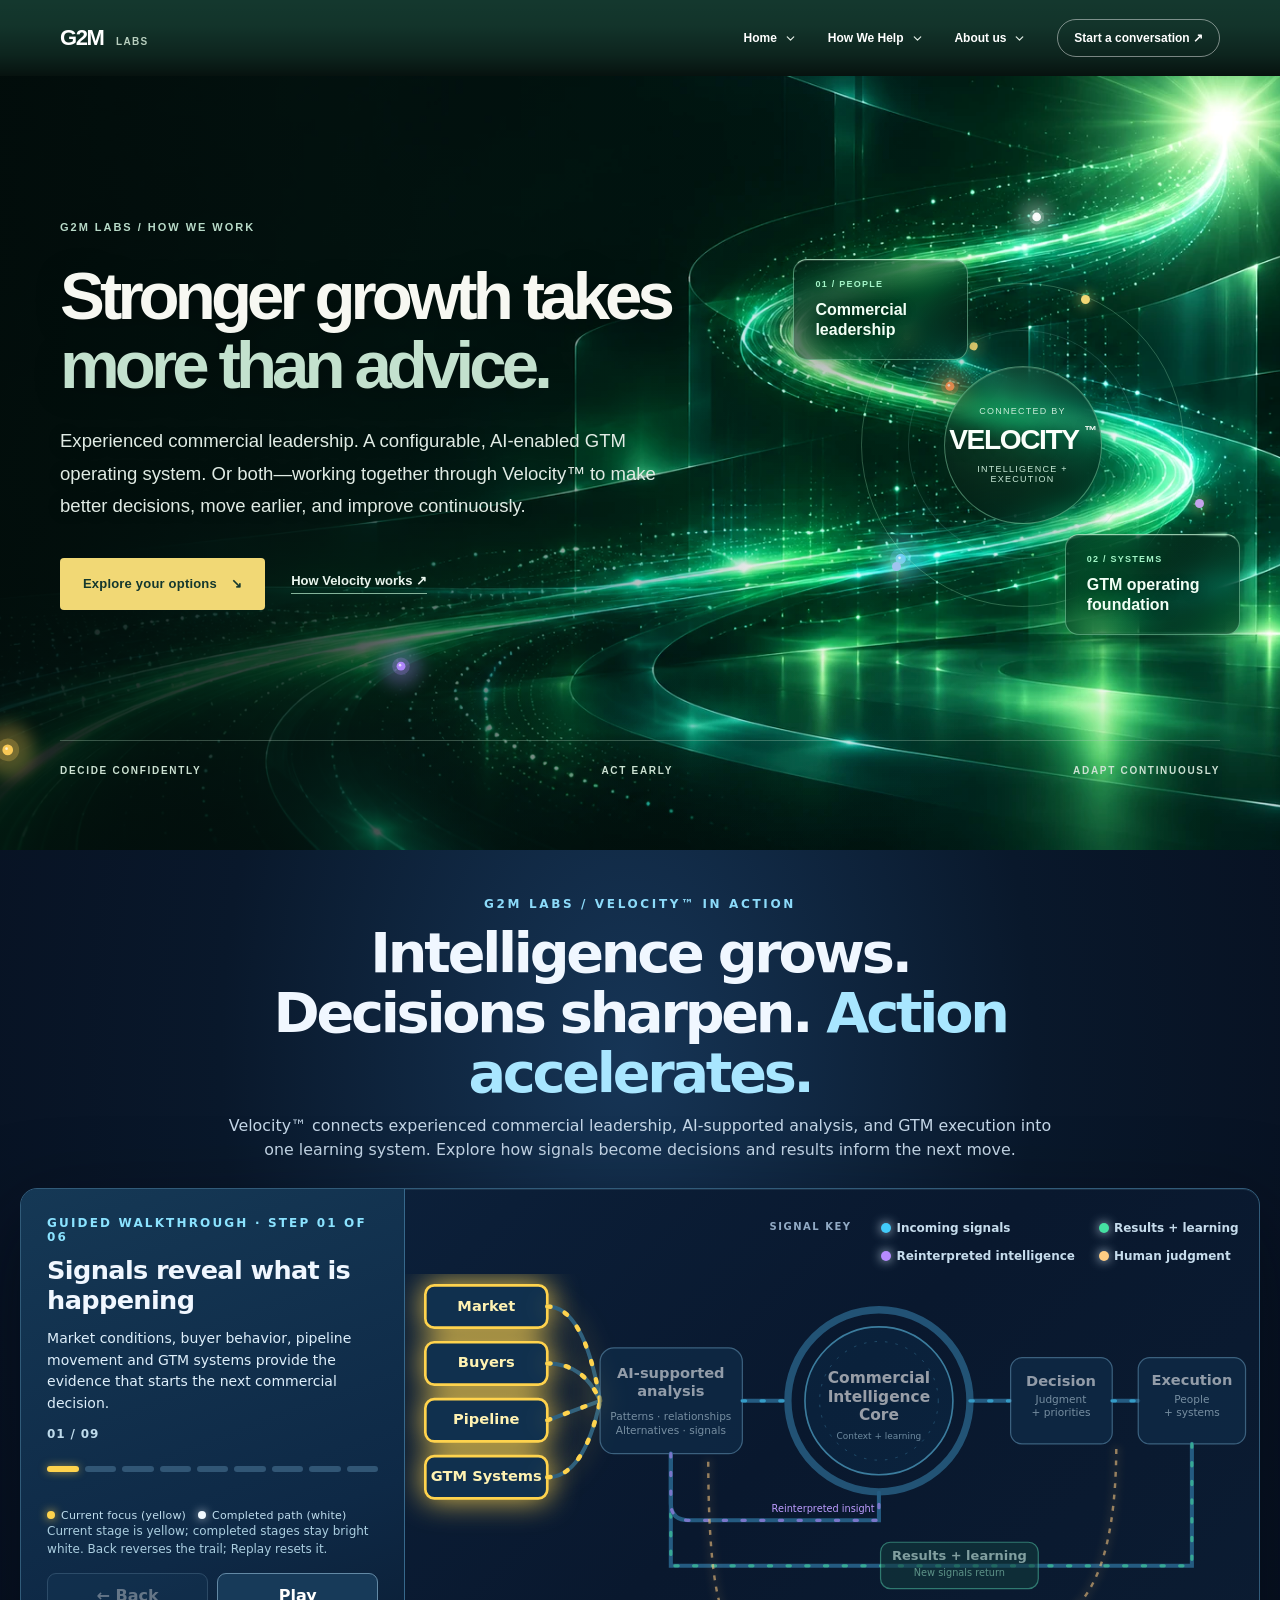
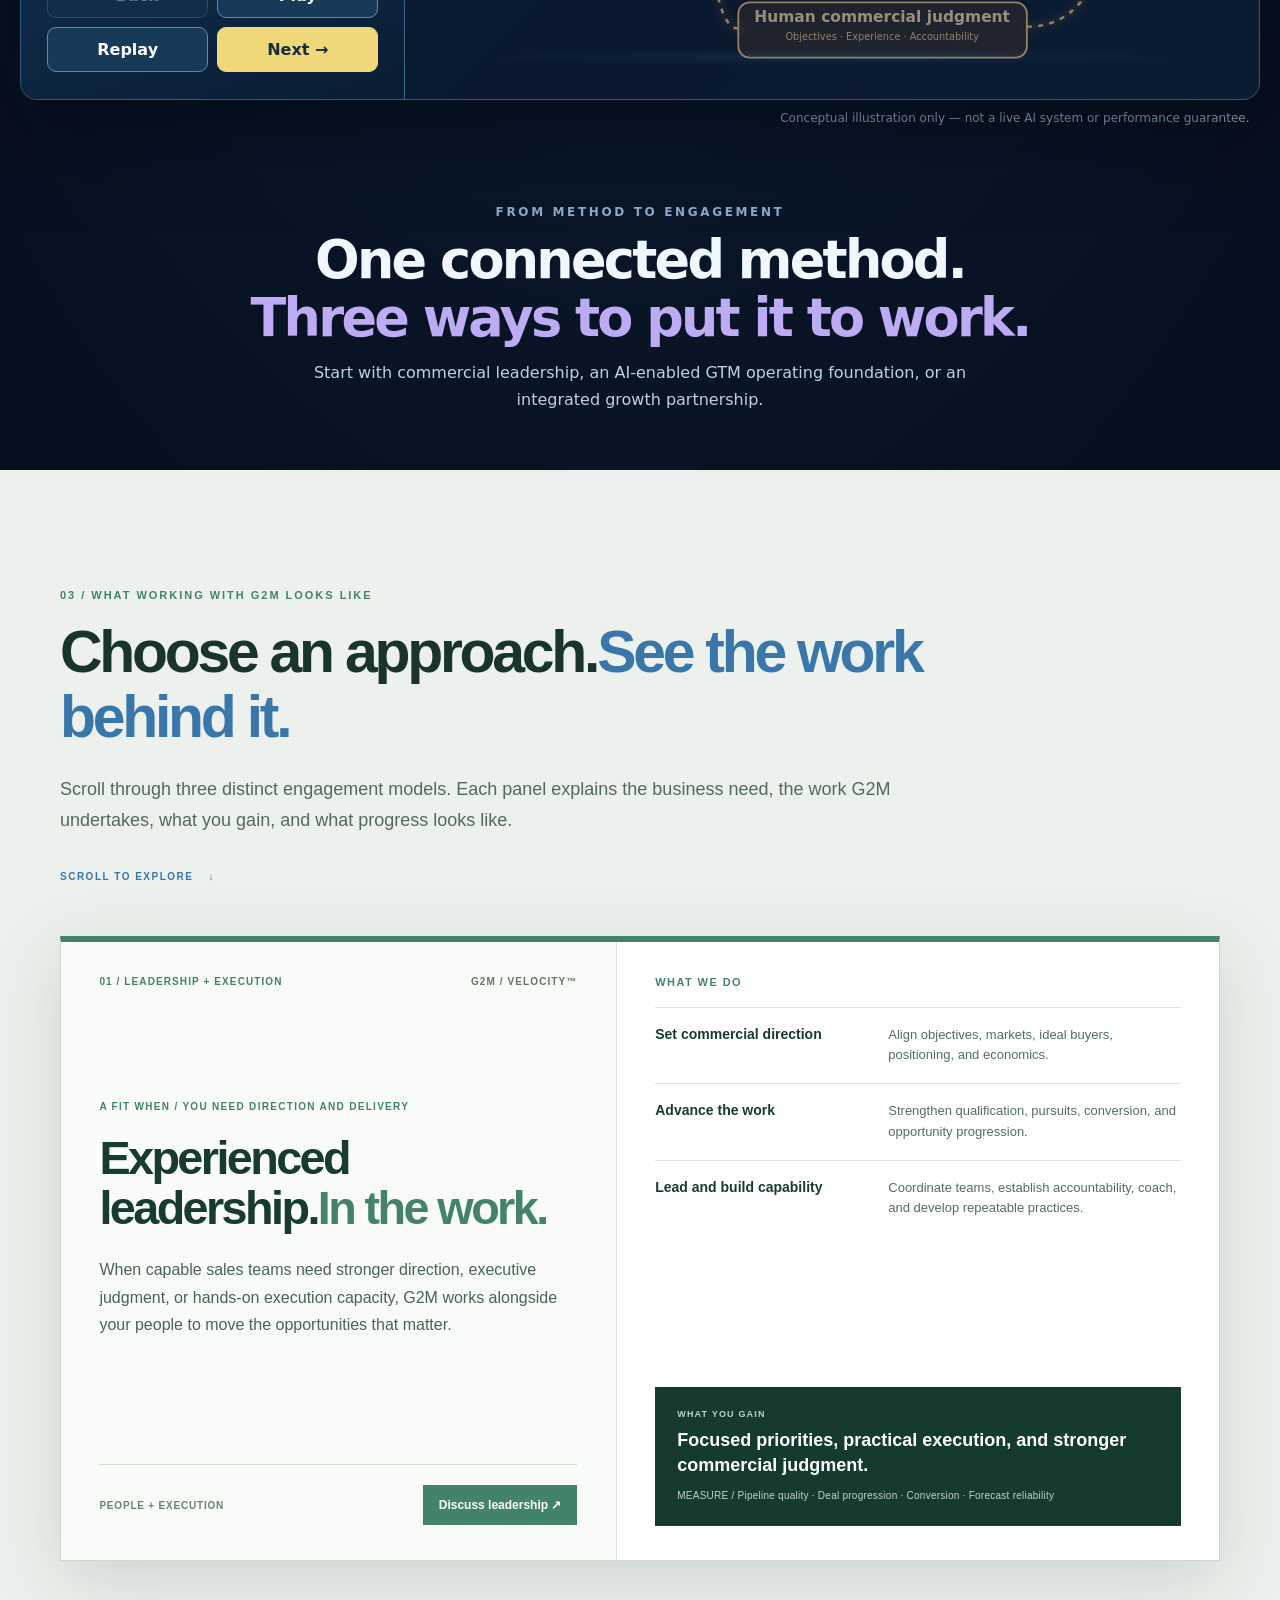
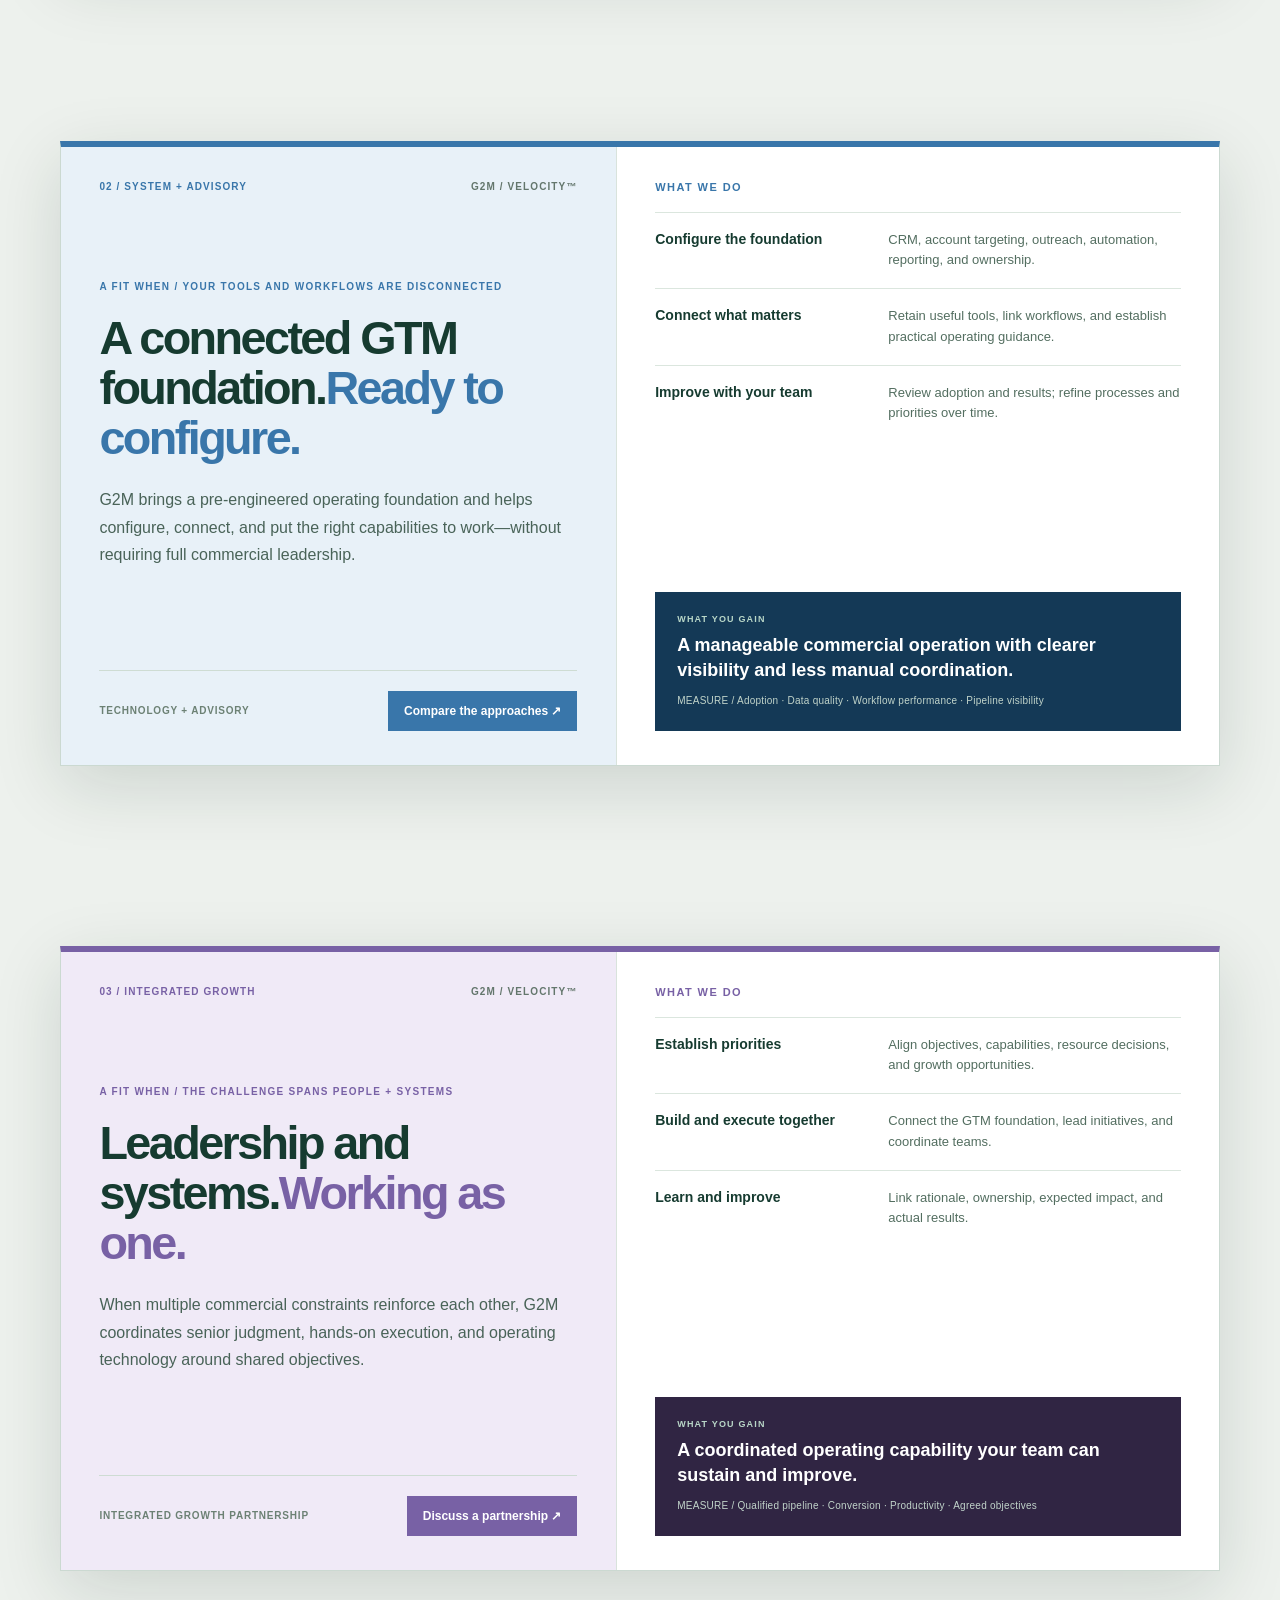
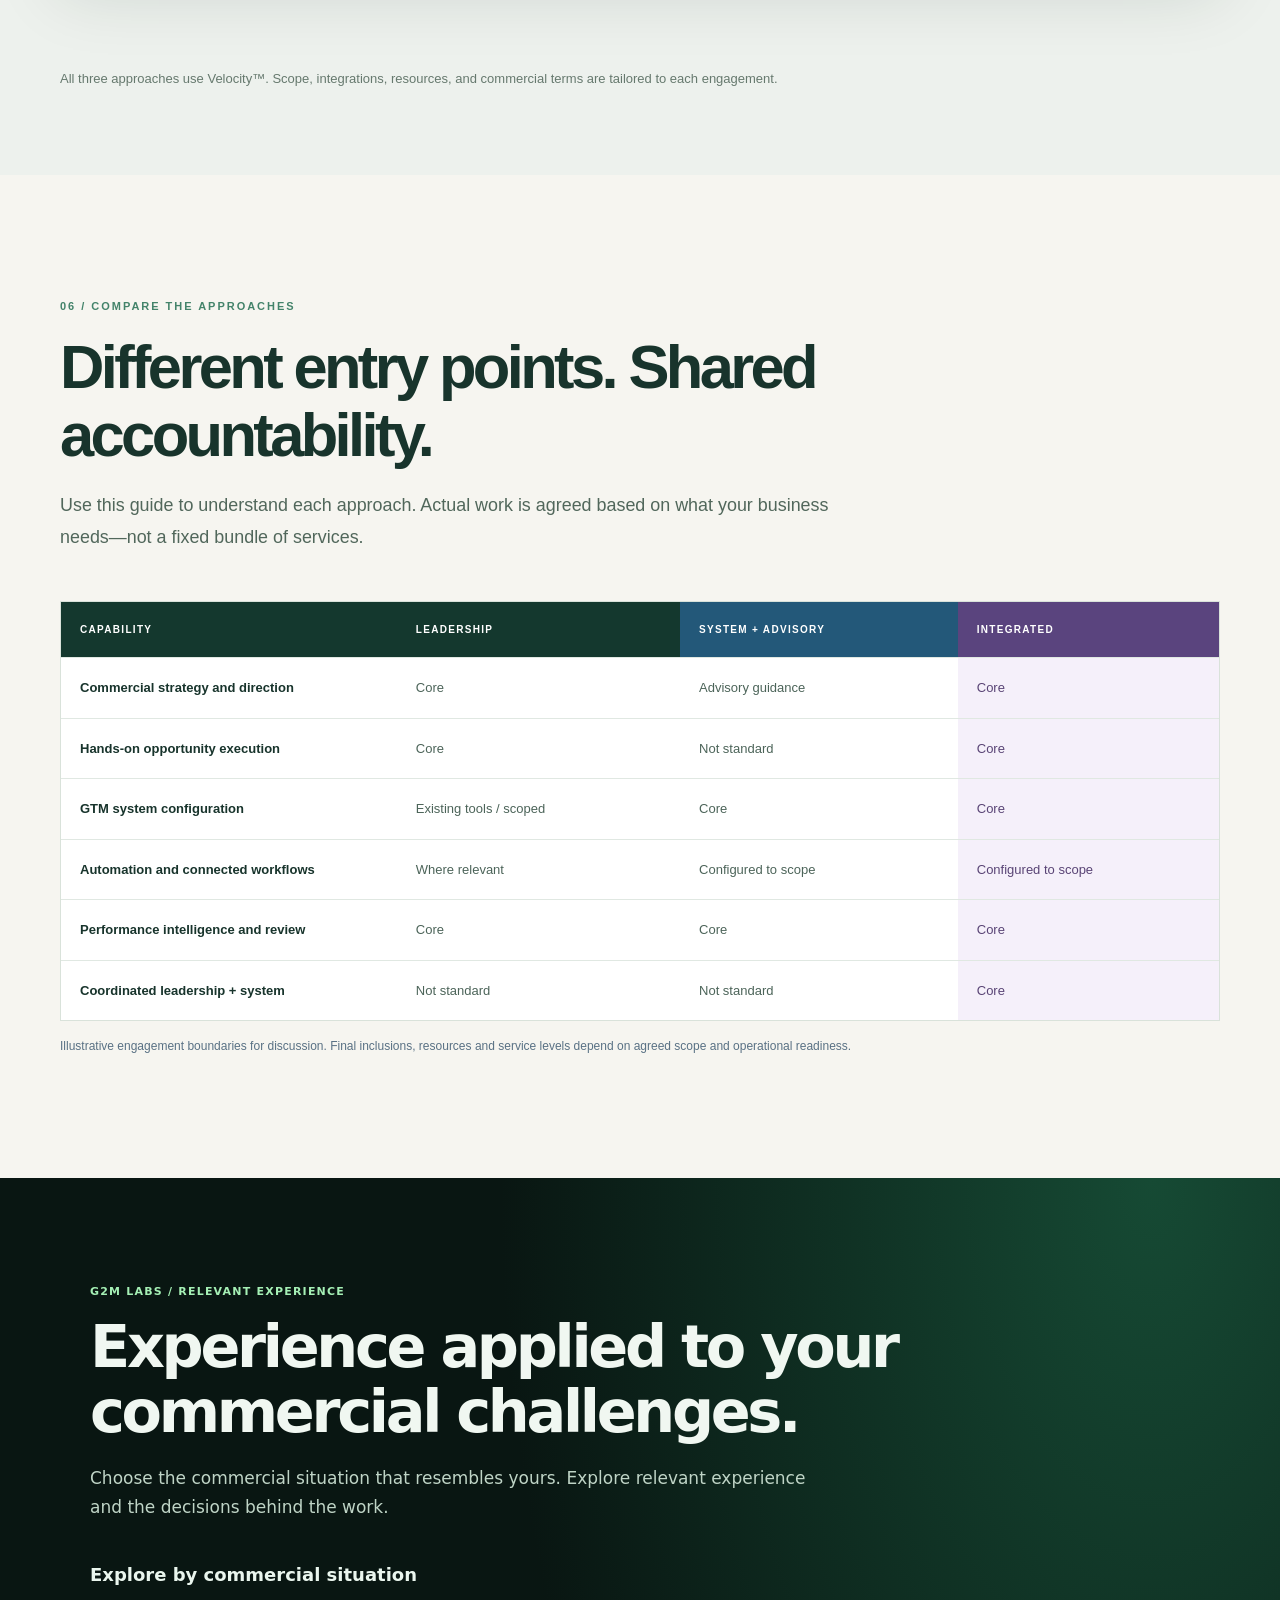
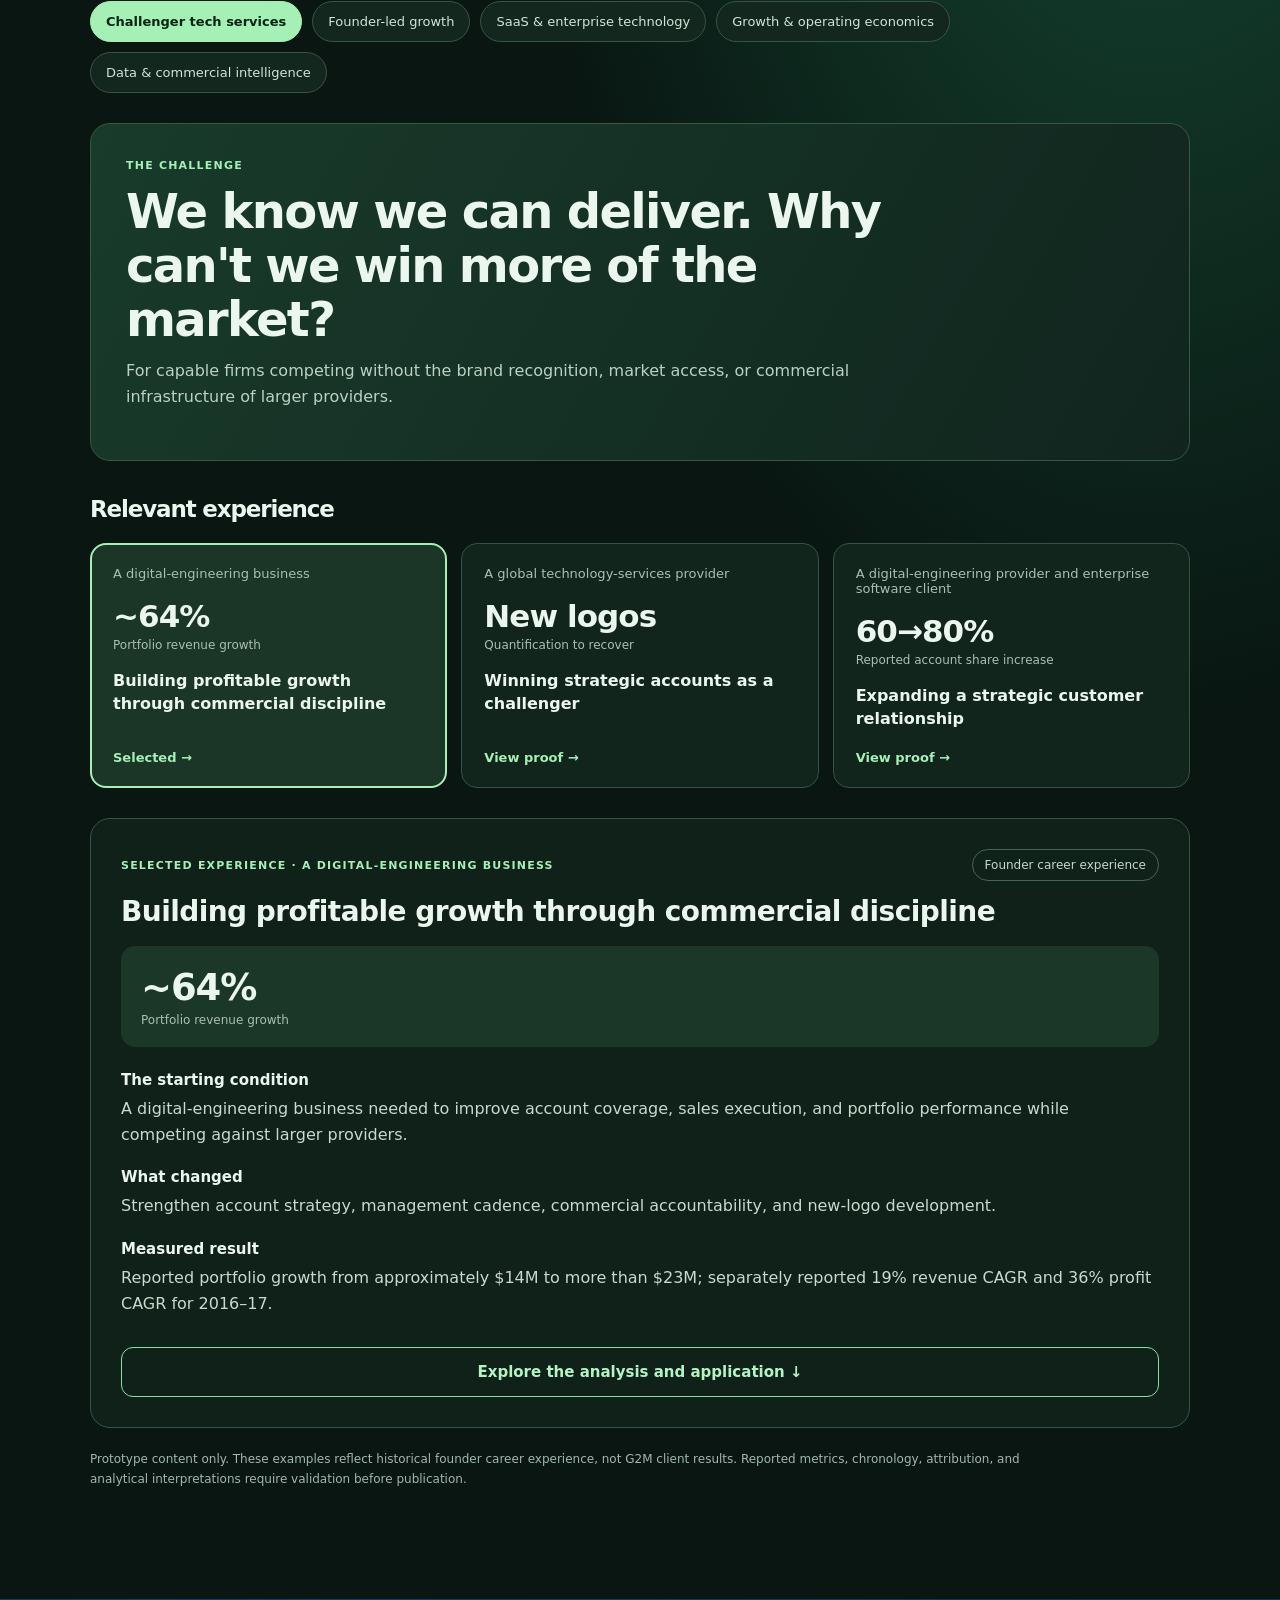
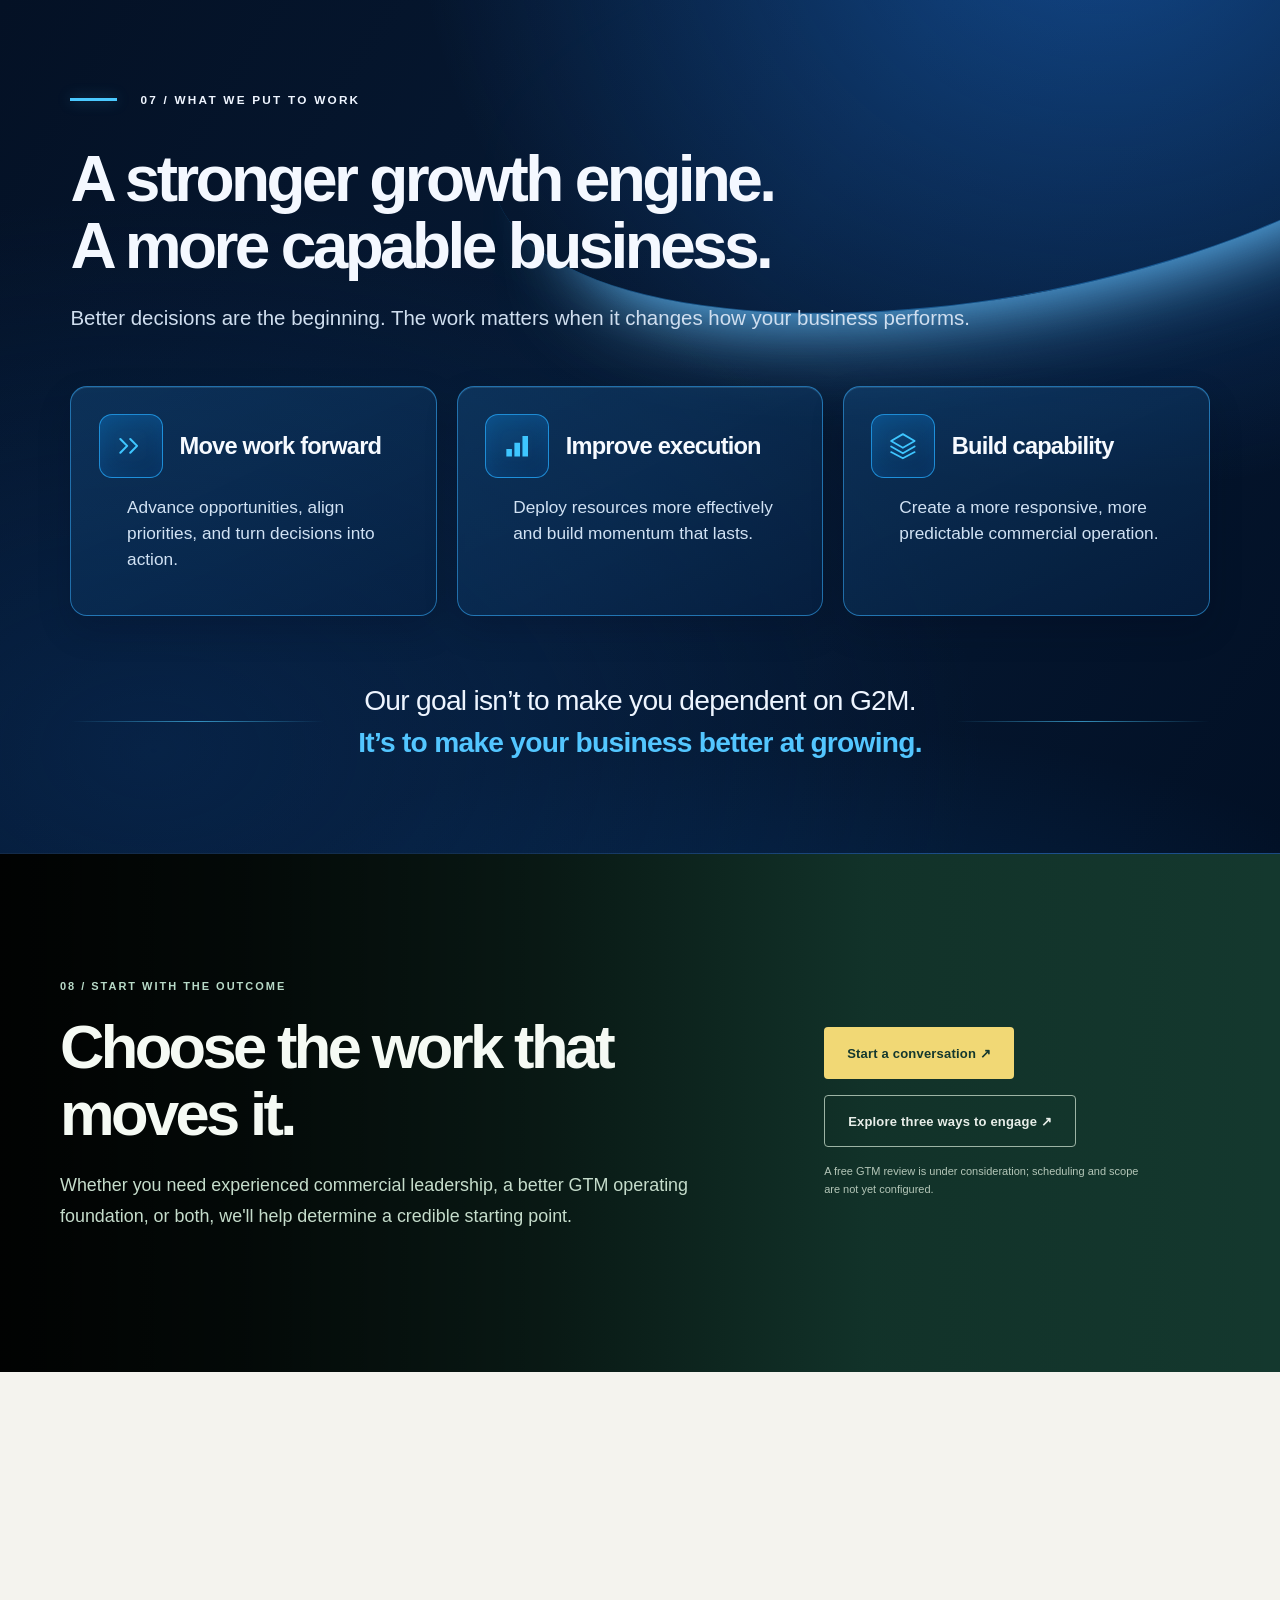
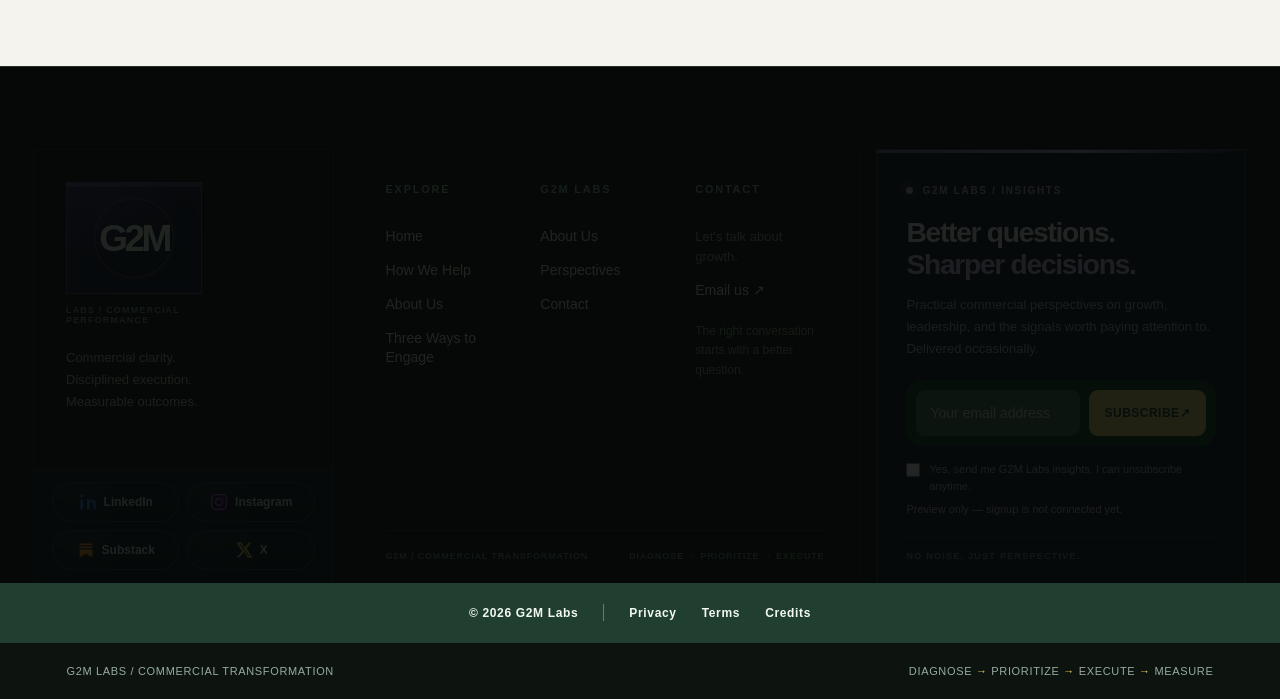
<file: methodology.html>
<!-- G2M LABS / FOUNDATION V35 — SOURCE REFORMATTED FROM APPROVED V34 -->
<!DOCTYPE html>
<html lang="en">
  <head>
    <meta charset="utf-8"/><meta content="width=device-width, initial-scale=1" name="viewport"/><meta
      content="Discover Velocity™, G2M Labs' codified approach to commercial intelligence and execution."
      name="description"/>
      <title>G2M Labs | Velocity Methodology</title>
      <link href="methodology.css?v=36.9" rel="stylesheet"/>
      <link href="page2-closing-blue-study.css?v=36.9" rel="stylesheet"/>
      <link href="nav-dropdown.css?v=36.9" rel="stylesheet"/>
      <link href="methodology-offers.css?v=36.9" rel="stylesheet"/>
      <link href="experience-proof.css?v=36.9" rel="stylesheet"/>
      <link href="page2-hero-vortex.css?v=36.9" rel="stylesheet"/>
      <link href="page2-hero-glass.css?v=36.9" rel="stylesheet"/>
    <!-- Foundation 28 / approved Page 2 closing gradient — self-contained page override. -->
    <style id="g2m-page2-closing-gradient">
.p2-start {
  background:
    linear-gradient(90deg,
      rgba(0,0,0,.96) 0%,
      rgba(0,0,0,.84) 19%,
      rgba(0,0,0,.57) 42%,
      rgba(10,31,25,.23) 68%,
      rgba(20,56,46,0) 100%),
    #14382e;
}
</style>
    <style id="g2m-footer-social-consistency">
/* Foundation 28 / Footer social consistency fix — identical 2×2 layout on all pages. */
.footer-foundation-19 .footer-social-bar {
  display: grid;
  grid-template-columns: repeat(2, minmax(0, 1fr));
  gap: 8px;
}
.footer-foundation-19 .footer-social-bar a {
  width: 100%;
  min-width: 0;
  box-sizing: border-box;
  padding: 10px 8px;
  gap: 7px;
  white-space: nowrap;
}
@media (max-width: 530px) {
  .footer-foundation-19 .footer-social-bar a { flex: initial; }
}
</style>
    <style id="g2m-social-icon-colors">
/* STUDY 08 / Footer social icon color treatment inspired by editorial mega-menu reference */
.footer-foundation-19 .footer-social-bar a{
  position:relative;
  background:linear-gradient(180deg, rgba(18,24,40,.88), rgba(10,15,28,.92));
  border-color:rgba(94,118,158,.36);
  color:rgba(236,240,244,.94);
}
.footer-foundation-19 .footer-social-bar a::before{
  content:"";
  position:absolute;
  inset:0;
  border-radius:inherit;
  background:radial-gradient(circle at 18% 50%, rgba(255,255,255,.03), transparent 46%);
  pointer-events:none;
}
.footer-foundation-19 .footer-social-bar a:hover,
.footer-foundation-19 .footer-social-bar a:focus-visible{
  background:linear-gradient(180deg, rgba(27,35,57,.95), rgba(16,23,42,.98));
  border-color:rgba(128,153,197,.52);
}
.footer-foundation-19 .footer-social-bar a span{
  color:rgba(236,240,244,.92);
}
.footer-foundation-19 .footer-social-bar a svg{
  width:18px;
  height:18px;
  opacity:.98;
}
.footer-foundation-19 .footer-social-bar a.social-linkedin svg{
  color:#4b83ff;
  filter:drop-shadow(0 0 8px rgba(75,131,255,.18));
}
.footer-foundation-19 .footer-social-bar a.social-instagram svg{
  color:#d64cff;
  filter:drop-shadow(0 0 8px rgba(214,76,255,.16));
}
.footer-foundation-19 .footer-social-bar a.social-substack svg{
  color:#ff9b2f;
  filter:drop-shadow(0 0 8px rgba(255,155,47,.16));
}
.footer-foundation-19 .footer-social-bar a.social-x svg{
  color:#f0cf52;
  filter:drop-shadow(0 0 8px rgba(240,207,82,.16));
}

</style>
  </head>
  <body>
    <!-- ================================================================
    G2M LABS / HOW WE DO IT — VELOCITY
    SOURCE FORMAT: Foundation 16.1 index.html
    Page content, styles and interaction behavior preserved.
    Edit section copy below; page CSS and JavaScript remain separate.
    ================================================================ -->
    <!-- SECTION 00 / GLOBAL NAVIGATION -->
    <nav aria-label="Main navigation" class="nav" id="mainNav">
      <a class="brand" href="index.html">G2M <small>LABS</small></a>
      <div class="navlinks">
        <div class="nav-service-group nav-home-group">
          <a href="index.html">Home</a>
          <button
            aria-controls="homeDropdown" aria-expanded="false" aria-label="Show Home sections"
            class="nav-service-toggle" type="button">
            <svg
              aria-hidden="true" fill="none" stroke="currentColor" stroke-linecap="round"
              stroke-linejoin="round" stroke-width="2.2" viewBox="0 0 24 24">
              <path d="m6 9 6 6 6-6"></path>
            </svg>
          </button>
          <div
            aria-hidden="true" aria-label="Home sections" class="nav-service-panel" id="homeDropdown">
            <div class="nav-service-overline">
              G2M / THE COMMERCIAL GROWTH STORY</div>
            <a class="nav-service-item" href="index.html#pipeline">
            <span class="nav-service-no">01</span>
            <span>
              <span class="nav-service-title">The Pipeline</span>
              <span class="nav-service-description">What your commercial activity reveals.</span>
            </span>
            <span aria-hidden="true" class="nav-service-arrow">↗</span>
            </a>
            <a class="nav-service-item" href="index.html#reframe">
              <span class="nav-service-no">02</span>
              <span>
                <span class="nav-service-title">We Need More… Maybe</span>
                <span class="nav-service-description">Reconsider the instinct to add more.</span>
              </span>
              <span aria-hidden="true" class="nav-service-arrow">↗</span>
            </a>
            <a class="nav-service-item" href="index.html#investment">
              <span class="nav-service-no">03</span>
              <span>
                <span class="nav-service-title">Before You Invest Again</span>
                <span class="nav-service-description">See the cost of another growth bet.</span>
              </span>
              <span aria-hidden="true" class="nav-service-arrow">↗</span>
            </a>
            <a class="nav-service-item" href="index.html#velocity">
              <span class="nav-service-no">04</span>
              <span>
                <span class="nav-service-title">Velocity™ Decision Method</span>
                <span class="nav-service-description">Turn decisions into a learning system.</span>
              </span>
              <span aria-hidden="true" class="nav-service-arrow">↗</span>
            </a>
            <a class="nav-service-item" href="index.html#services">
              <span class="nav-service-no">05</span>
              <span>
                <span class="nav-service-title">Ways to Engage</span>
                <span class="nav-service-description">Choose the right kind of help.</span>
              </span>
              <span aria-hidden="true" class="nav-service-arrow">↗</span>
            </a>
            <a class="nav-service-item" href="index.html#contact">
              <span class="nav-service-no">06</span>
              <span>
                <span class="nav-service-title">Start a Conversation</span>
                <span class="nav-service-description">Explore what comes next.</span>
              </span>
              <span aria-hidden="true" class="nav-service-arrow">↗</span>
            </a>
            <a class="nav-service-all" href="index.html">Back to the homepage <span aria-hidden="true">↗</span>
            </a>
          </div>
        </div>
        <div class="nav-service-group nav-method-group">
          <a data-nav-method-link="" href="methodology.html">How We Help</a>
          <button
            aria-controls="methodologyDropdown" aria-expanded="false"
            aria-label="Show methodology sections" class="nav-service-toggle" type="button">
            <svg
              aria-hidden="true" fill="none" stroke="currentColor" stroke-linecap="round"
              stroke-linejoin="round" stroke-width="2.2" viewbox="0 0 24 24">
              <path d="m6 9 6 6 6-6"></path>
            </svg>
          </button>
          <div
            aria-hidden="true" aria-label="Methodology sections" class="nav-service-panel"
            id="methodologyDropdown">
            <div class="nav-service-overline">
              G2M / VELOCITY™ METHODOLOGY</div>
            <a class="nav-service-item" href="index.html#velocity">
            <span class="nav-service-no">01</span>
            <span>
              <span class="nav-service-title">Velocity™ Decision Method</span>
              <span class="nav-service-description">Decisions that are visible and traceable.</span>
            </span>
            <span aria-hidden="true" class="nav-service-arrow">↗</span>
            </a>
            <a class="nav-service-item" href="methodology.html#offerings-stack">
              <span class="nav-service-no">02</span>
              <span>
                <span class="nav-service-title">Three Ways to Engage</span>
                <span class="nav-service-description">Leadership, GTM systems, or both.</span>
              </span>
              <span aria-hidden="true" class="nav-service-arrow">↗</span>
            </a>
            <a class="nav-service-item" href="methodology.html#gtm-operating-system">
              <span class="nav-service-no">03</span>
              <span>
                <span class="nav-service-title">GTM Operating System</span>
                <span class="nav-service-description">A foundation you can configure and run.</span>
              </span>
              <span aria-hidden="true" class="nav-service-arrow">↗</span>
            </a>
            <a class="nav-service-item" href="methodology.html#progress">
              <span class="nav-service-no">04</span>
              <span>
                <span class="nav-service-title">Early Action &amp; Checkpoints</span>
                <span class="nav-service-description">Start early. Review and adapt.</span>
              </span>
              <span aria-hidden="true" class="nav-service-arrow">↗</span>
            </a>
            <a class="nav-service-all" href="methodology.html">Explore the full methodology <span aria-hidden="true">↗</span>
            </a>
          </div>
        </div>
        <div class="nav-service-group nav-about-group">
          <a aria-current="page" href="help.html">About us</a>
          <button
            aria-controls="aboutDropdown" aria-expanded="false" aria-label="Show About us sections"
            class="nav-service-toggle" type="button">
            <svg
              aria-hidden="true" fill="none" stroke="currentColor" stroke-linecap="round"
              stroke-linejoin="round" stroke-width="2.2" viewbox="0 0 24 24">
              <path d="m6 9 6 6 6-6"></path>
            </svg>
          </button>
          <div
            aria-hidden="true" aria-label="About us sections" class="nav-service-panel"
            id="aboutDropdown">
            <div class="nav-service-overline">
              G2M / THE PEOPLE BEHIND THE WORK</div>
            <a class="nav-service-item" href="help.html#people">
            <span class="nav-service-no">01</span>
            <span>
              <span class="nav-service-title">Meet the founders</span>
              <span class="nav-service-description">Who you'll work with.</span>
            </span>
            <span aria-hidden="true" class="nav-service-arrow">↗</span>
            </a>
            <a class="nav-service-item" href="help.html#principles">
              <span class="nav-service-no">02</span>
              <span>
                <span class="nav-service-title">What we believe</span>
                <span class="nav-service-description">The principles behind our work.</span>
              </span>
              <span aria-hidden="true" class="nav-service-arrow">↗</span>
            </a>
            <a class="nav-service-item" href="help.html#perspectives">
              <span class="nav-service-no">03</span>
              <span>
                <span class="nav-service-title">Our perspectives</span>
                <span class="nav-service-description">Ideas worth exploring.</span>
              </span>
              <span aria-hidden="true" class="nav-service-arrow">↗</span>
            </a>
            <a class="nav-service-all" href="help.html#connect">Start a conversation <span aria-hidden="true">↗</span>
            </a>
          </div>
        </div>
        <a class="navcta" href="index.html#contact">Start a conversation ↗</a>
      </div>
      <button
        aria-controls="mobileLinks" aria-expanded="false" aria-label="Toggle menu"
        class="mobile-menu-toggle" id="mobileToggle" type="button">
        ☰</button>
      <div class="mobile-links" id="mobileLinks">
        <details class="mobile-service-group mobile-home-group">
          <summary>
            Home</summary>
          <a href="index.html">Home / Overview ↗</a>
          <a href="index.html#pipeline">The Pipeline</a>
          <a href="index.html#reframe">We Need More… Maybe</a>
          <a href="index.html#investment">Before You Invest Again</a>
          <a href="index.html#velocity">Velocity™ Decision Method</a>
          <a href="index.html#services">Ways to Engage</a>
          <a href="index.html#contact">Start a Conversation</a>
        </details>
        <details class="mobile-service-group mobile-method-group">
          <summary>
            How We Help</summary>
          <a href="methodology.html">Overview / Velocity™ ↗</a>
          <a href="index.html#velocity">Velocity™ Decision Method</a>
          <a href="methodology.html#offerings-stack">Three Ways to Engage</a>
          <a href="methodology.html#gtm-operating-system">GTM Operating System</a>
          <a href="methodology.html#progress">Early Action &amp; Checkpoints</a>
        </details>
        <details class="mobile-service-group">
          <summary>
            About us</summary>
          <a href="help.html">About G2M Labs</a>
          <a href="help.html#people">Meet the founders</a>
          <a href="help.html#principles">What we believe</a>
          <a href="help.html#perspectives">Perspectives</a>
          <a href="help.html#connect">Get in touch</a>
        </details>
        <a href="index.html#contact">Start a conversation</a>
      </div>
    </nav>
    <!-- SECTION 01 — PAGE HERO: methodology introduction -->
    <!-- SECTION 01 / VELOCITY HERO -->
    <header class="p2-hero p2-vortex-hero" id="top">
      <div aria-hidden="true" class="p2-vortex-stage">
        <div class="p2-vortex-static">
        </div>
        <svg
          aria-hidden="true" class="p2-vortex-motion" focusable="false"
          preserveaspectratio="xMidYMid slice" viewbox="0 0 1672 941" xmlns="http://www.w3.org/2000/svg">
          <defs>
            <filter height="700%" id="p2OrbGlow" width="700%" x="-300%" y="-300%">
            <fegaussianblur stddeviation="9">
            </fegaussianblur>
            </filter>
          </defs>
          <path
            d="M -32 862 C 150 828 350 790 530 745 C 750 705 1060 650 1250 578 C 1385 527 1500 469 1390 448 C 1310 432 1190 438 1090 412 C 990 391 915 369 950 332 C 990 283 1180 270 1362 218 C 1452 190 1504 148 1508 93"
            fill="none" id="p2VortexTrack" stroke="none"></path>
          <g id="p2VortexParticles">
          </g>
        </svg>
        <div class="p2-vortex-veil">
        </div>
      </div>
      <div class="wrap p2-hero-grid">
        <div class="p2-hero-copy">
          <span class="p2-kicker light">      G2M LABS / HOW WE WORK
     </span>
          <h1>
            Stronger growth takes<em>       more than advice.
      </em>
          </h1>
          <p>
            Experienced commercial leadership. A configurable, AI-enabled GTM operating system. Or both—working together through Velocity™ to make better decisions, move earlier, and improve continuously.</p>
          <div class="p2-hero-actions">
            <a class="p2-button yellow" href="#offerings-stack">       Explore your options
       <span aria-hidden="true">        ↘
       </span></a><a class="p2-text-link" href="index.html#velocity">       How Velocity works
       <span aria-hidden="true">        ↗
       </span></a>
          </div>
        </div>
        <div
          aria-label="Leadership and operating systems connected by Velocity" class="p2-hero-art"
          role="img">
          <div class="p2-art-ring ring1">
          </div>
          <div class="p2-art-ring ring2">
          </div>
          <div class="p2-art-label art-a">
            <span class="p2-art-index">       01 / PEOPLE
      </span><strong>       Commercial
       <br/>       leadership
      </strong>
          </div>
          <div class="p2-art-label art-b">
            <span class="p2-art-index">       02 / SYSTEMS
      </span><strong>       GTM operating
       <br/>       foundation
      </strong>
          </div>
          <div class="p2-art-center">
            <small>       CONNECTED BY
      </small><strong>       VELOCITY
       <span>        ™
       </span></strong><i>       INTELLIGENCE + EXECUTION
      </i>
          </div>
          <div class="p2-art-dot one">
          </div>
          <div class="p2-art-dot two">
          </div>
          <div class="p2-art-dot three">
          </div>
        </div>
      </div>
      <div class="wrap p2-hero-rail">
        <span>     DECIDE CONFIDENTLY
    </span><span>     ACT EARLY
    </span><span>     ADAPT CONTINUOUSLY
    </span>
      </div>
    </header>
    <!-- FOUNDATION 33 / VELOCITY IN ACTION — STUDY 07 APPROVED, AFTER PAGE 2 HERO -->
    <section
      id="velocity-in-action" aria-label="Velocity in action — guided intelligence loop"
      class="g2m-velocity-bridge">
      <iframe
        id="g2mVelocityFrame"
        title="Velocity in action — interactive guided commercial intelligence loop"
        src="velocity-bridge-study.html" loading="eager" scrolling="no"
        style="width:100%;height:480px;display:block;border:0;overflow:hidden;background:#071020"></iframe>
    </section>
    <script src="velocity-bridge-embed.js?v=36.9" defer></script>
    <!-- END FOUNDATION 33 / VELOCITY BRIDGE -->
    <!-- VELOCITY INTRO MOVED TO HOMEPAGE / FOUNDATION 24 -->
    <section aria-labelledby="stackTitle" class="g2m-stack-section" id="offerings-stack">
      <div class="wrap">
        <div class="g2m-stack-heading">
          <span class="p2-kicker">03 / WHAT WORKING WITH G2M LOOKS LIKE</span>
          <h2 id="stackTitle">
            Choose an approach.<em>See the work behind it.</em>
          </h2>
          <p>
            Scroll through three distinct engagement models. Each panel explains the business need, the work G2M undertakes, what you gain, and what progress looks like.</p>
          <span class="g2m-stack-hint">SCROLL TO EXPLORE <span aria-hidden="true">↓</span></span>
        </div>
        <div class="g2m-stack-deck">
          <article
            aria-labelledby="stackLeadTitle" class="g2m-stack-card leadership"
            id="commercial-leadership" style="--stack-step:0;--stack-color:#43836A">
            <div class="g2m-stack-left">
              <div class="g2m-stack-top">
                <span>01 / LEADERSHIP + EXECUTION</span><span>G2M / VELOCITY™</span>
              </div>
              <div>
                <span class="g2m-stack-overline">A FIT WHEN / YOU NEED DIRECTION AND DELIVERY</span>
                <h3 id="stackLeadTitle">
                  Experienced leadership.<em>In the work.</em>
                </h3>
                <p>
                  When capable sales teams need stronger direction, executive judgment, or hands-on execution capacity, G2M works alongside your people to move the opportunities that matter.</p>
              </div>
              <div class="g2m-stack-footer">
                <span>PEOPLE + EXECUTION</span>
                <a href="#start">Discuss leadership <span aria-hidden="true">↗</span>
                </a>
              </div>
            </div>
            <div class="g2m-stack-right">
              <div class="g2m-stack-label">
                WHAT WE DO</div>
              <ul>
                <li>
                  <b>Set commercial direction</b>
                  <span>Align objectives, markets, ideal buyers, positioning, and economics.</span>
                </li>
                <li>
                  <b>Advance the work</b>
                  <span>Strengthen qualification, pursuits, conversion, and opportunity progression.</span>
                </li>
                <li>
                  <b>Lead and build capability</b>
                  <span>Coordinate teams, establish accountability, coach, and develop repeatable practices.</span>
                </li>
              </ul>
              <div class="g2m-stack-proof">
                <small>WHAT YOU GAIN</small>
                <strong>Focused priorities, practical execution, and stronger commercial judgment.</strong>
                <span>MEASURE / Pipeline quality · Deal progression · Conversion · Forecast reliability</span>
              </div>
            </div>
          </article>
          <article
            aria-labelledby="stackSystemTitle" class="g2m-stack-card systems" id="gtm-operating-system"
            style="--stack-step:1;--stack-color:#3976AA">
            <div class="g2m-stack-left">
              <div class="g2m-stack-top">
                <span>02 / SYSTEM + ADVISORY</span><span>G2M / VELOCITY™</span>
              </div>
              <div>
                <span class="g2m-stack-overline">A FIT WHEN / YOUR TOOLS AND WORKFLOWS ARE DISCONNECTED</span>
                <h3 id="stackSystemTitle">
                  A connected GTM foundation.<em>Ready to configure.</em>
                </h3>
                <p>
                  G2M brings a pre-engineered operating foundation and helps configure, connect, and put the right capabilities to work—without requiring full commercial leadership.</p>
              </div>
              <div class="g2m-stack-footer">
                <span>TECHNOLOGY + ADVISORY</span><a href="#compare">Compare the approaches ↗</a>
              </div>
            </div>
            <div class="g2m-stack-right">
              <div class="g2m-stack-label">
                WHAT WE DO</div>
              <ul>
                <li>
                  <b>Configure the foundation</b>
                  <span>CRM, account targeting, outreach, automation, reporting, and ownership.</span>
                </li>
                <li>
                  <b>Connect what matters</b>
                  <span>Retain useful tools, link workflows, and establish practical operating guidance.</span>
                </li>
                <li>
                  <b>Improve with your team</b>
                  <span>Review adoption and results; refine processes and priorities over time.</span>
                </li>
              </ul>
              <div class="g2m-stack-proof">
                <small>WHAT YOU GAIN</small>
                <strong>A manageable commercial operation with clearer visibility and less manual coordination.</strong>
                <span>MEASURE / Adoption · Data quality · Workflow performance · Pipeline visibility</span>
              </div>
            </div>
          </article>
          <article
            aria-labelledby="stackPartnerTitle" class="g2m-stack-card integrated"
            id="integrated-partnership" style="--stack-step:2;--stack-color:#7861A5">
            <div class="g2m-stack-left">
              <div class="g2m-stack-top">
                <span>03 / INTEGRATED GROWTH</span><span>G2M / VELOCITY™</span>
              </div>
              <div>
                <span class="g2m-stack-overline">A FIT WHEN / THE CHALLENGE SPANS PEOPLE + SYSTEMS</span>
                <h3 id="stackPartnerTitle">
                  Leadership and systems.<em>Working as one.</em>
                </h3>
                <p>
                  When multiple commercial constraints reinforce each other, G2M coordinates senior judgment, hands-on execution, and operating technology around shared objectives.</p>
              </div>
              <div class="g2m-stack-footer">
                <span>INTEGRATED GROWTH PARTNERSHIP</span>
                <a href="#start">Discuss a partnership <span aria-hidden="true">↗</span>
                </a>
              </div>
            </div>
            <div class="g2m-stack-right">
              <div class="g2m-stack-label">
                WHAT WE DO</div>
              <ul>
                <li>
                  <b>Establish priorities</b>
                  <span>Align objectives, capabilities, resource decisions, and growth opportunities.</span>
                </li>
                <li>
                  <b>Build and execute together</b>
                  <span>Connect the GTM foundation, lead initiatives, and coordinate teams.</span>
                </li>
                <li>
                  <b>Learn and improve</b>
                  <span>Link rationale, ownership, expected impact, and actual results.</span>
                </li>
              </ul>
              <div class="g2m-stack-proof">
                <small>WHAT YOU GAIN</small>
                <strong>A coordinated operating capability your team can sustain and improve.</strong>
                <span>MEASURE / Qualified pipeline · Conversion · Productivity · Agreed objectives</span>
              </div>
            </div>
          </article>
        </div>
        <div class="g2m-stack-note">
          All three approaches use Velocity™. Scope, integrations, resources, and commercial terms are tailored to each engagement.</div>
      </div>
    </section>
    <section class="p2-section p2-comparison" id="compare">
      <div class="wrap">
        <div class="p2-section-heading">
          <span class="p2-kicker">      06 / COMPARE THE APPROACHES
     </span>
          <h2>
            Different entry points. Shared accountability.</h2>
          <p>
            Use this guide to understand each approach. Actual work is agreed based on what your business needs—not a fixed bundle of services.</p>
        </div>
        <div
          aria-label="Compare G2M Labs engagement approaches" class="p2-table-scroll" role="region"
          tabindex="0">
          <table class="p2-table">
            <thead>
              <tr>
                <th scope="col">
                  CAPABILITY</th>
                <th scope="col">
                  LEADERSHIP</th>
                <th scope="col">
                  SYSTEM + ADVISORY</th>
                <th scope="col">
                  INTEGRATED</th>
              </tr>
            </thead>
            <tbody>
              <tr>
                <th scope="row">
                  Commercial strategy and direction</th>
                <td>
                  Core</td>
                <td>
                  Advisory guidance</td>
                <td>
                  Core</td>
              </tr>
              <tr>
                <th scope="row">
                  Hands-on opportunity execution</th>
                <td>
                  Core</td>
                <td>
                  Not standard</td>
                <td>
                  Core</td>
              </tr>
              <tr>
                <th scope="row">
                  GTM system configuration</th>
                <td>
                  Existing tools / scoped</td>
                <td>
                  Core</td>
                <td>
                  Core</td>
              </tr>
              <tr>
                <th scope="row">
                  Automation and connected workflows</th>
                <td>
                  Where relevant</td>
                <td>
                  Configured to scope</td>
                <td>
                  Configured to scope</td>
              </tr>
              <tr>
                <th scope="row">
                  Performance intelligence and review</th>
                <td>
                  Core</td>
                <td>
                  Core</td>
                <td>
                  Core</td>
              </tr>
              <tr>
                <th scope="row">
                  Coordinated leadership + system</th>
                <td>
                  Not standard</td>
                <td>
                  Not standard</td>
                <td>
                  Core</td>
              </tr>
            </tbody>
          </table>
        </div>
        <p class="p2-caveat">
          Illustrative engagement boundaries for discussion. Final inclusions, resources and service levels depend on agreed scope and operational readiness.</p>
      </div>
    </section>
    <section
      aria-labelledby="experience-proof-title" class="g2m-experience-proof" id="experience-proof">
      <div class="exp-shell">
        <div class="exp-section-heading">
          <span class="eyebrow">G2M LABS / RELEVANT EXPERIENCE</span>
          <h2 id="experience-proof-title">
            Experience applied to your commercial challenges.</h2>
          <p>
            Choose the commercial situation that resembles yours. Explore relevant experience and the decisions behind the work.</p>
        </div>
        <section>
          <div class="sectionlabel">
            Explore by commercial situation</div>
          <nav aria-label="Commercial situations" class="tabs" id="exp-tabs">
          </nav>
        </section>
        <section class="hero">
          <div class="eyebrow">
            The challenge</div>
          <h1 id="exp-headline">
          </h1>
          <p class="lead" id="exp-intro">
          </p>
        </section>
        <section>
          <h2>
            Relevant experience</h2>
          <div class="grid" id="exp-cards">
          </div>
        </section>
        <section aria-live="polite" class="detail" id="exp-detail">
        </section>
        <div class="notice">
          Prototype content only. These examples reflect historical founder career experience, not G2M client results. Reported metrics, chronology, attribution, and analytical interpretations require validation before publication.</div>
      </div>
    </section>
    <!-- STUDY / PAGE 2 / SECTION 07 — OUTCOME-LED CLOSING / BLUE WITH PURPLE CARD HOVER -->
    <section class="g2m-outcome-close" id="progress" aria-labelledby="g2mOutcomeTitle">
      <div class="g2m-oc-inner">
        <header class="g2m-oc-heading">
          <span class="g2m-oc-kicker">
          <span class="g2m-oc-rule" aria-hidden="true">
          </span>07 / WHAT WE PUT TO WORK</span>
          <h2 id="g2mOutcomeTitle">
            A stronger growth engine.<br/><span>A more capable business.</span>
          </h2>
          <p>
            Better decisions are the beginning. The work matters when it changes how your business performs.</p>
        </header>
        <div class="g2m-oc-cards" aria-label="Three lasting outcomes">
          <article class="g2m-oc-card">
            <div class="g2m-oc-card-top">
              <span class="g2m-oc-icon" aria-hidden="true">
              <svg viewBox="0 0 48 48" fill="none">
                <path
                  d="M7 13L18 24 7 35 M23 13L34 24 23 35" stroke="currentColor" stroke-width="3.4"
                  stroke-linecap="round" stroke-linejoin="round"/>
              </svg>
              </span>
              <h3>
                Move work forward</h3>
            </div>
            <p>
              Advance opportunities, align priorities, and turn decisions into action.</p>
          </article>
          <article class="g2m-oc-card">
            <div class="g2m-oc-card-top">
              <span class="g2m-oc-icon" aria-hidden="true">
              <svg viewBox="0 0 48 48" fill="currentColor">
                <path d="M7 29h9v12H7zM20 19h9v22h-9zM33 8h9v33h-9z"/>
              </svg>
              </span>
              <h3>
                Improve execution</h3>
            </div>
            <p>
              Deploy resources more effectively and build momentum that lasts.</p>
          </article>
          <article class="g2m-oc-card">
            <div class="g2m-oc-card-top">
              <span class="g2m-oc-icon" aria-hidden="true">
              <svg
                viewBox="0 0 48 48" fill="none" stroke="currentColor" stroke-width="2.9"
                stroke-linecap="round" stroke-linejoin="round">
                <path d="M24 5L43 16 24 27 5 16zM5 25l19 11 19-11M5 34l19 10 19-10"/>
              </svg>
              </span>
              <h3>
                Build capability</h3>
            </div>
            <p>
              Create a more responsive, more predictable commercial operation.</p>
          </article>
        </div>
        <div class="g2m-oc-promise">
          <span class="g2m-oc-promise-rule" aria-hidden="true"></span>
          <p>
            Our goal isn’t to make you dependent on G2M.<br/>
            <strong>It’s to make your business better at growing.</strong>
          </p>
          <span class="g2m-oc-promise-rule" aria-hidden="true"></span>
        </div>
      </div>
    </section>
    <!-- END STUDY / SECTION 07 -->
    <section class="p2-section p2-start" id="start">
      <div class="wrap p2-start-grid">
        <div>
          <span class="p2-kicker light">      08 / START WITH THE OUTCOME
     </span>
          <h2>
            Choose the work that moves it.</h2>
          <p>
            Whether you need experienced commercial leadership, a better GTM operating foundation, or both, we'll help determine a credible starting point.</p>
        </div>
        <div class="p2-start-actions">
          <a class="p2-button yellow" href="index.html#contact">      Start a conversation ↗
     </a><a class="p2-button outline" href="index.html#services">      Explore three ways to engage ↗
     </a><small>      A free GTM review is under consideration; scheduling and scope are not yet configured.
     </small>
        </div>
      </div>
    </section>
    <!-- SECTION 02 — OPENING -->
    <!-- SECTION 02 / FIND THE OPENING -->
    <!-- FOUNDATION 21 / OFFERING ANCHORS: concise details supporting homepage choices.
    The larger Page 2 redesign remains a separate design study. -->
    <!-- SECTION 03 — INTELLIGENCE -->
    <!-- SECTION 03 / COMMERCIAL INTELLIGENCE -->
    <!-- SECTION 04 — MOVEMENT -->
    <!-- SECTION 04 / FOUR MOVEMENTS -->
    <!-- SECTION 05 — EXPERIENCE -->
    <!-- SECTION 05 / LEADERSHIP EXPERIENCE -->
    <!-- SECTION 06 — EXECUTION -->
    <!-- SECTION 06 / MODERN EXECUTION -->
    <!-- SECTION 07 — NEXT -->
    <!-- SECTION 07 / NEXT STEP -->
    <!-- SHARED SITE FOOTER — copied from Foundation 15 -->
    <!-- SECTION 08 / SHARED SITE FOOTER -->
    <!-- SECTION 07 — G2M FOUNDATION 20 FOOTER / THREE-ZONE DESIGN -->
    <footer
      aria-label="G2M Labs footer" class="footer-stage footer-foundation-19" id="g2mFooter"
      style="--footer-sage:#264a3a;--footer-sage-text:#f3f8f3">
      <!-- 07A / Oversized animated wordmark — original Foundation 18 movement retained -->
      <div class="footer-wordmark-stage" id="wordmarkStage">
        <div aria-label="G2M Labs" class="footer-wordmark" id="footerWordmark">
          G2M LABS</div>
      </div>
      <!-- 07B / Architectural three-zone footer -->
      <div class="footer-main" id="footerMain">
        <div class="footer-main-inner footer-enter">
          <!-- ZONE 01 / Identity and channels -->
          <div class="footer-identity-zone">
            <div class="footer-identity-top">
              <div aria-label="G2M Labs" class="footer-brand-lockup">
                <div class="footer-brand-mark">
                  G2M</div>
                <span>LABS / COMMERCIAL PERFORMANCE</span>
              </div>
              <p class="footer-identity-statement">
                Commercial clarity.<br/>Disciplined execution.<br/>Measurable outcomes.</p>
            </div>
            <div aria-label="Follow G2M Labs" class="footer-social-bar">
              <!-- Replace temporary platform-homepage URLs with official G2M Labs profiles before launch. -->
              <a
                class="social-linkedin" aria-label="G2M Labs on LinkedIn"
                href="https://www.linkedin.com/company/g2mlabs" rel="noopener noreferrer" target="_blank"
                title="Visit G2M Labs on LinkedIn">
              <svg aria-hidden="true" fill="currentColor" viewbox="0 0 24 24">
                <path d="M5.2 8.8H1.9V22h3.3V8.8ZM3.55 2A1.92 1.92 0 1 0 3.6 5.84 1.92 1.92 0 0 0 3.55 2ZM22 14c0-3.5-1.9-5.2-4.44-5.2a3.83 3.83 0 0 0-3.45 1.9V8.8h-3.3V22h3.3v-7.34c0-1.93.36-3.8 2.76-3.8 2.35 0 2.38 2.17 2.38 3.93V22H22V14Z">
                </path>
              </svg>
              <span>LinkedIn</span></a><a
                class="social-instagram" aria-label="Instagram — G2M profile URL pending"
                href="https://www.instagram.com/" rel="noopener noreferrer" target="_blank"
                title="Instagram (profile URL to be added)">
              <svg
                aria-hidden="true" fill="none" stroke="currentColor" stroke-width="1.8"
                viewbox="0 0 24 24">
                <rect height="19.6" rx="5.5" width="19.6" x="2.2" y="2.2">
                </rect>
                <circle cx="12" cy="12" r="4.4">
                </circle>
                <circle cx="17.7" cy="6.7" fill="currentColor" r="1" stroke="none">
                </circle>
              </svg>
              <span>Instagram</span></a><a
                class="social-substack" aria-label="Substack — G2M publication URL pending"
                href="https://substack.com/" rel="noopener noreferrer" target="_blank"
                title="Substack (publication URL to be added)">
              <svg aria-hidden="true" fill="currentColor" viewBox="0 0 24 24">
                <path d="M3.5 3.2h17v2.4h-17zm0 4h17v2.4h-17zm0 4h17v10.5l-8.5-4.7-8.5 4.7z"/>
              </svg>
              <span>Substack</span></a><a
                class="social-x" aria-label="X — G2M profile URL pending" href="https://x.com/"
                rel="noopener noreferrer" target="_blank" title="X (profile URL to be added)">
              <svg aria-hidden="true" fill="currentColor" viewBox="0 0 24 24">
                <path d="M18.9 2H22l-6.8 7.8L23.2 22h-6.3l-4.9-7.5L5.4 22H2.2l7.3-8.5L1.8 2h6.4l4.5 6.9L18.9 2Zm-1.1 18h1.7L7.3 3.9H5.5Z"/>
              </svg>
              <span>X</span></a>
            </div>
          </div>
          <!-- ZONE 02 / Site directory -->
          <div class="footer-directory-zone">
            <div class="footer-directory-grid">
              <nav aria-label="Explore" class="footer-column">
                <h2>
                  Explore</h2>
                <a href="index.html">Home</a>
                <a href="methodology.html">How We Help</a>
                <a href="help.html">About Us</a>
                <a href="index.html#services">Three Ways to Engage</a>
              </nav>
              <nav aria-label="Company" class="footer-column">
                <h2>
                  G2M Labs</h2>
                <a href="help.html">About Us</a>
                <a href="help.html#perspectives">Perspectives</a>
                <a href="index.html#contact">Contact</a>
              </nav>
              <div class="footer-column footer-contact-column">
                <h2>
                  Contact</h2>
                <p class="footer-contact-intro">
                  Let's talk about growth.</p>
                <a
                  href="mailto:hello@g2mlabs.com?subject=G2M%20Labs%20conversation"
                  title="Provisional email — verify before launch">Email us ↗</a>
                  <span class="footer-contact-note">The right conversation starts with a better question.</span>
              </div>
            </div>
            <div class="footer-directory-baseline">
              <span>G2M / COMMERCIAL TRANSFORMATION</span><span>DIAGNOSE → PRIORITIZE → EXECUTE</span>
            </div>
          </div>
          <!-- ZONE 03 / Editorial subscription as the footer's primary call to action -->
          <aside aria-labelledby="footerSubscribeTitle" class="footer-subscribe-zone">
            <div class="footer-subscribe-eyebrow">
              <span class="footer-subscribe-dot"></span> G2M LABS / INSIGHTS</div>
            <h2 id="footerSubscribeTitle">
              Better questions.<br/><em>Sharper decisions.</em>
            </h2>
            <p>
              Practical commercial perspectives on growth, leadership, and the signals worth paying attention to. Delivered occasionally.</p>
            <form autocomplete="on" class="footer-subscribe-form" id="footerSubscribeForm">
              <div class="footer-subscribe-controls">
                <label class="visually-hidden" for="footerEmail">Email address</label><input
                  autocomplete="email" id="footerEmail" maxlength="254" name="email"
                  placeholder="Your email address" required="" type="email"/>
                <button type="submit">
                  Subscribe<span aria-hidden="true">↗</span>
                </button>
              </div>
              <label class="footer-subscribe-consent">
              <input name="marketing_consent" required="" type="checkbox"/>
              <span>Yes, send me G2M Labs insights. I can unsubscribe anytime.</span>
              </label>
              <p
                aria-live="polite" class="footer-subscribe-status" id="footerSubscribeStatus"
                role="status">
                Preview only — signup is not connected yet.</p>
            </form>
            <div class="footer-subscribe-footnote">
              NO NOISE. JUST PERSPECTIVE.</div>
          </aside>
        </div>
      </div>
      <!-- 07C / Legal ribbon -->
      <div aria-label="Legal and credits links" class="footer-legal">
        <span>© <span id="year">
        </span> G2M Labs</span>
        <span aria-hidden="true" class="sep">
        </span>
        <a href="privacy.html">Privacy</a>
        <a href="terms.html">Terms</a>
        <a href="credits.html">Credits</a>
      </div>
      <!-- 07D / Original closing field -->
      <div class="footer-bottom">
        <div class="footer-bottom-inner">
          <span>G2M LABS / COMMERCIAL TRANSFORMATION</span>
          <span>DIAGNOSE <b>→</b> PRIORITIZE <b>→</b> EXECUTE <b>→</b> MEASURE</span>
        </div>
      </div>
    </footer>
    <!-- END SECTION 07 / FOUNDATION 20 FOOTER -->
    <script defer="" src="methodology.js?v=36.9"></script>
    <script defer="" src="nav-dropdown.js?v=36.9"></script>
    <script defer="" src="footer-signup.js?v=36.9"></script>
    <script defer="" src="experience-proof.js?v=36.9"></script>
    <script defer="" src="page2-hero-vortex.js?v=36.9"></script>
  </body>
</html>
</file>
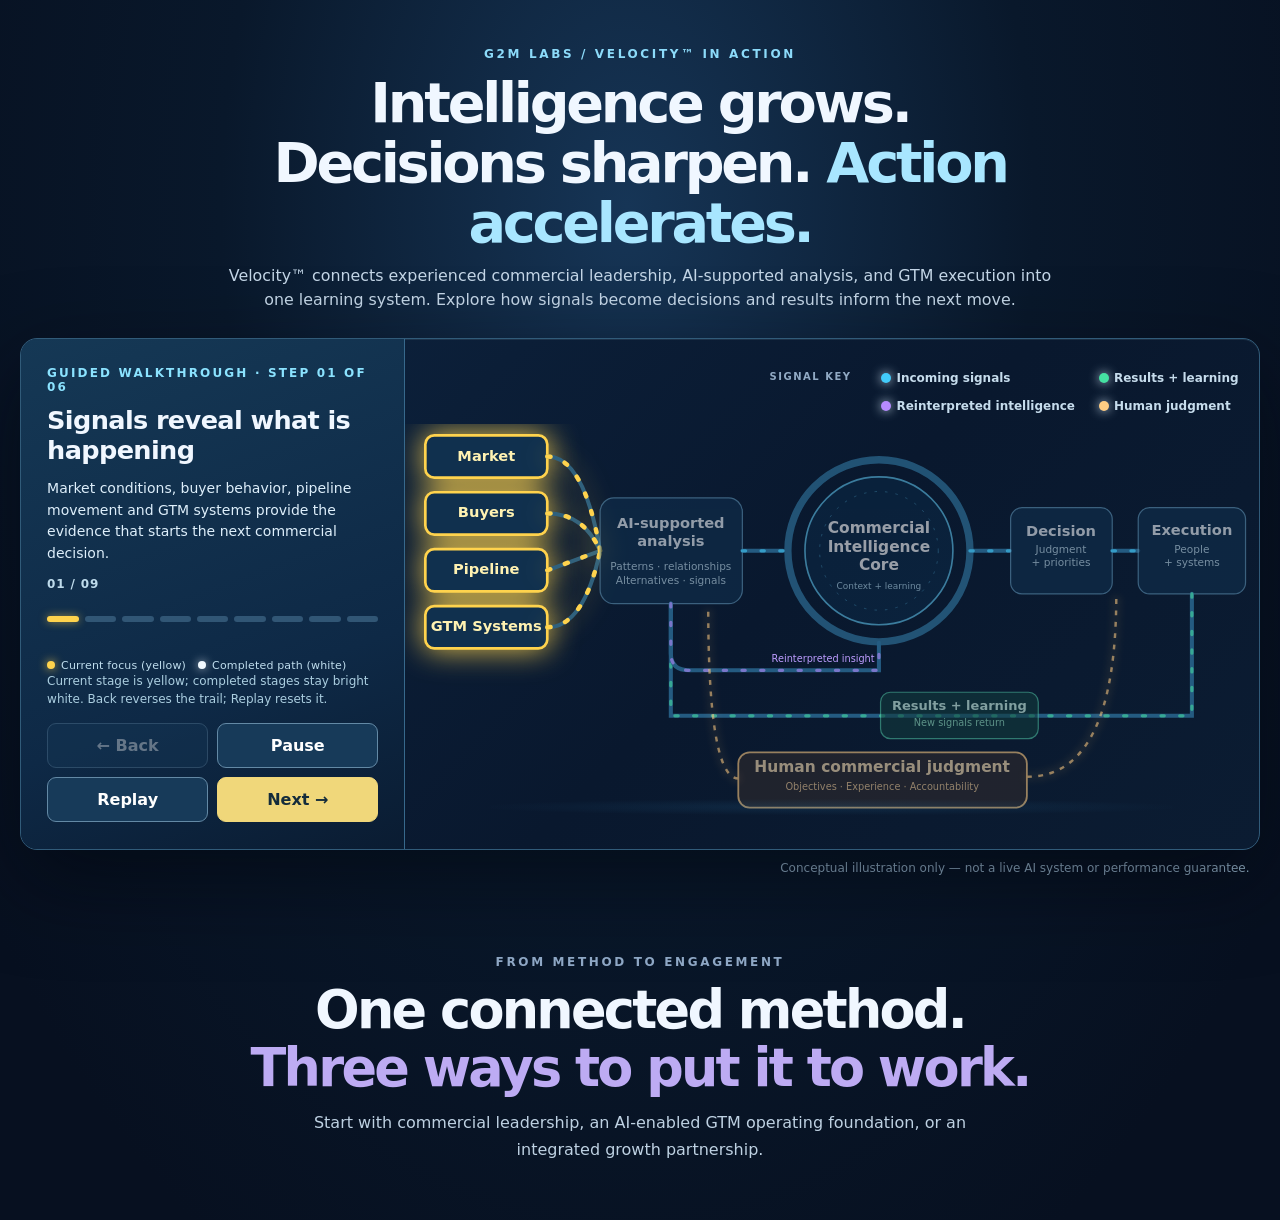
<file: velocity-bridge-study.html>
<!DOCTYPE html>
<html lang="en">
<head>
  <meta charset="utf-8">
  <meta name="viewport" content="width=device-width, initial-scale=1">
  <title>G2M Labs | Velocity in Action — Foundation V36.2</title>
  <link rel="stylesheet" href="velocity-study04.css?v=36.9">
</head>
<body>
<main class="shell study-03b study-04 study-05 study-06 study-07" id="velocity-study">
<div class="wide">
<header class="intro"><div class="kicker">G2M LABS / VELOCITY™ IN ACTION</div><h1>Intelligence grows.<br/>Decisions sharpen. <span style="color:#a8e6ff">Action accelerates.</span></h1><p>Velocity™ connects experienced commercial leadership, AI-supported analysis, and GTM execution into one learning system. Explore how signals become decisions and results inform the next move.</p></header>
<section aria-label="Interactive Velocity intelligence loop" class="stage" id="velocityStage"><div class="guide">
<div class="guide-grid"><div><div class="guide-kicker" id="guideKicker">GUIDED WALKTHROUGH</div><h2 aria-live="polite" class="guide-title" id="guideTitle">Signals show us what is happening</h2><p class="guide-copy" id="guideCopy">Market, buyer, pipeline, and GTM system activity provide evidence.</p></div><div class="guide-count" id="guideCount">01 / 09</div></div>
<div aria-hidden="true" class="guide-bar" id="guideBar"><span></span><span></span><span></span><span></span><span></span><span></span><span></span><span></span><span></span></div>
<div class="focus-guide" aria-label="Diagram illumination legend"><span><i class="focus-current"></i>Current focus (yellow)</span><span><i class="focus-trail"></i>Completed path (white)</span></div><div class="guide-controls"><div class="guide-hint" id="guideHint">Use Back and Next to explore. Manual navigation pauses autoplay.</div><div class="guide-buttons"><button class="control" disabled="" id="backButton" type="button">← Back</button><button class="control" id="playButton" type="button">Play</button><button class="control" id="replayButton" type="button">Replay</button><button class="control primary" id="nextButton" type="button">Next →</button></div></div>
</div>


<div class="diagram-art"><div class="legend" aria-label="Signal key"><span class="legend-label">SIGNAL KEY</span><div class="legend-items"><span><i style="background:#42cbfa"></i>Incoming signals</span><span><i style="background:#45e1a2"></i>Results + learning</span><span><i style="background:#b78bff"></i>Reinterpreted intelligence</span><span><i style="background:#ffcd83"></i>Human judgment</span></div></div><div class="mobile-swipe">SWIPE TO EXPLORE THE SYSTEM →</div><div aria-label="Velocity diagram, scroll horizontally on small screens" class="diagram-viewport" role="region" tabindex="0"><svg aria-labelledby="diagramTitle diagramDesc" class="velocity-diagram" role="img" viewbox="25 94 1050 480" xmlns="http://www.w3.org/2000/svg"><title id="diagramTitle">Velocity commercial intelligence operating loop</title><desc id="diagramDesc">Commercial signals enter AI-supported analysis, feed the commercial intelligence core, and guide commercial decisions and execution. Results flow back through analysis and strengthen the next cycle.</desc><defs><lineargradient id="engineFill" x1="0" x2="1" y1="0" y2="1"><stop stop-color="#113b61"></stop><stop offset="1" stop-color="#121b3e"></stop></lineargradient></defs>
<g class="component" id="sources"><rect class="node" height="52" rx="11" width="150" x="50" y="108"></rect><text class="node-title" font-size="19" x="125" y="139">Market</text><rect class="node" height="52" rx="11" width="150" x="50" y="178"></rect><text class="node-title" font-size="19" x="125" y="209">Buyers</text><rect class="node" height="52" rx="11" width="150" x="50" y="248"></rect><text class="node-title" font-size="19" x="125" y="279">Pipeline</text><rect class="node" height="52" rx="11" width="150" x="50" y="318"></rect><text class="node-title" font-size="19" x="125" y="349">GTM Systems</text></g>
<path class="path" d="M200 134 Q245 134 265 250 M200 204 Q245 204 265 250 M200 274 L265 250 M200 344 Q245 344 265 250"></path><path class="flow component" d="M200 134 Q245 134 265 250 M200 204 Q245 204 265 250 M200 274 L265 250 M200 344 Q245 344 265 250" id="signalsFlow"></path>
<g class="component" id="analysisGroup"><rect class="node" height="130" rx="17" width="175" x="265" y="185"></rect><text class="node-title" font-size="19" x="352" y="222">AI-supported</text><text class="node-title" font-size="19" x="352" y="244">analysis</text><text class="node-sub" font-size="13" x="352" y="274">Patterns · relationships</text><text class="node-sub" font-size="13" x="352" y="291">Alternatives · signals</text></g>
<path class="path" d="M440 250 L490 250"></path><path class="flow component" d="M440 250 L490 250" id="analysisFlow"></path>
<g class="component" id="engineGroup"><circle class="engine-ring" cx="608" cy="250" r="112"></circle><circle class="engine-core" cx="608" cy="250" fill="url(#engineFill)" r="91"></circle><circle cx="608" cy="250" fill="none" r="73" stroke="#3b83a9" stroke-dasharray="3 10"></circle><text fill="#fff" font-size="19" font-weight="800" text-anchor="middle" x="608" y="228">Commercial</text><text fill="#fff" font-size="19" font-weight="800" text-anchor="middle" x="608" y="251">Intelligence</text><text fill="#fff" font-size="19" font-weight="800" text-anchor="middle" x="608" y="274">Core</text><text fill="#b6dcf0" font-size="11" text-anchor="middle" x="608" y="297">Context + learning</text></g>
<path class="path" d="M720 250 L769 250"></path><path class="flow component" d="M720 250 L769 250" id="decisionFlow"></path><g class="component" id="decisionGroup"><rect class="node" height="106" rx="14" width="125" x="770" y="197"></rect><text class="node-title" font-size="19" x="832" y="232">Decision</text><text class="node-sub" font-size="13" x="832" y="253">Judgment</text><text class="node-sub" font-size="13" x="832" y="269">+ priorities</text></g><path class="path" d="M895 250 L927 250"></path><path class="flow component" d="M895 250 L927 250" id="executionFlow"></path><g class="component" id="executionGroup"><rect class="node" height="106" rx="14" width="132" x="927" y="197"></rect><text class="node-title" font-size="19" x="993" y="231">Execution</text><text class="node-sub" font-size="13" x="993" y="253">People</text><text class="node-sub" font-size="13" x="993" y="269">+ systems</text></g>
<path class="path" d="M993 303 L993 453 L352 453 L352 315"></path><path class="flow return component" d="M993 303 L993 453 L352 453 L352 315" id="resultsFlow"></path><g class="component" id="resultsGroup"><rect fill="#123b3d" height="57" rx="12" stroke="#4cbe9e" stroke-width="1.5" width="194" x="610" y="424"></rect><text fill="#d7fff1" font-size="16" font-weight="750" text-anchor="middle" x="707" y="446">Results + learning</text><text fill="#98e9c7" font-size="12" text-anchor="middle" x="707" y="465">New signals return</text></g>
<path class="path" d="M352 315 L352 376 Q352 397 375 397 L608 397 L608 363"></path><path class="flow reprocessed component" d="M352 315 L352 376 Q352 397 375 397 L608 397 L608 363" id="learningFlow"></path><text fill="#bd9cff" font-size="12" x="476" y="387">Reinterpreted insight</text>
<g class="component" id="humanGroup"><rect fill="#302b2d" height="68" rx="14" stroke="#edb867" stroke-width="1.7" width="355" x="435" y="498"></rect><text fill="#ffe2b3" font-size="17" font-weight="800" text-anchor="middle" x="612" y="522">Human commercial judgment</text><text fill="#f4cb94" font-size="12" text-anchor="middle" x="612" y="544">Objectives · Experience · Accountability</text><path class="human-line" d="M790 528 Q900 528 900 304 M435 530 Q398 530 398 318"></path></g>
</svg></div></div></section>
<div class="support"><div class="disclaimer">Conceptual illustration only — not a live AI system or performance guarantee.</div></div>
<div class="transition"><div class="kicker">FROM METHOD TO ENGAGEMENT</div><h2>One connected method.<br/><em>Three ways to put it to work.</em></h2><p>Start with commercial leadership, an AI-enabled GTM operating foundation, or an integrated growth partnership.</p></div>
</div>
</main>
<script src="velocity-study04.js?v=36.9"></script>
</body>
</html>
</file>
<file: styles.css>
/* ================================================================
   G2M LABS — HOMEPAGE FOUNDATION / STYLES
   EDIT HERE: Brand colors, general spacing, type scale.
   Motion settings are under G2M_MOTION_CONFIG in the JS block.
   ================================================================ */
:root {
  --deep: #14382e;
  --ink: #18342c;
  --paper: #f4f3ee;
  --surface: #e9eee8;
  --white: #fffdf8;
  --green: #43836a;
  --purple: #7861a5;
  --orange: #ba713d;
  --blue: #3976aa;
  --yellow: #f1d875;
  --red: #a94c59;
  --muted: #61726a;
  --line: #d8e1d9;
  --ease: cubic-bezier(.22,1,.36,1);
  --font: Inter,-apple-system,BlinkMacSystemFont,"Segoe UI",Arial,sans-serif;
}
* {
  box-sizing: border-box;
}
html {
  scroll-behavior: smooth;
  scroll-padding-top: 90px;
}
body {
  margin: 0;
  background: var(--paper);
  color: var(--ink);
  font-family: var(--font);
  -webkit-font-smoothing: antialiased;
}
a {
  color: inherit;
  text-decoration: none;
}
button,input {
  font: inherit;
}
button {
  cursor: pointer;
}
button:focus-visible,a:focus-visible,input:focus-visible {
  outline: 3px solid var(--orange);
  outline-offset: 3px;
}
[hidden] {
  display: none !important;
}
.wrap {
  width: min(1160px,calc(100% - 60px));
  margin-inline: auto;
}
.eyebrow,.kicker {
  font-size: 11px;
  letter-spacing: .16em;
  text-transform: uppercase;
  font-weight: 800;
  color: var(--green);
}
h1,h2,h3,p {
  margin-top: 0;
}
h2 {
  font-weight: 580;
  letter-spacing: -.05em;
  line-height: 1.12;
  font-size: clamp(34px,4.2vw,58px);
}
p {
  line-height: 1.65;
}
.btn,.outline-btn {
  display: inline-flex;
  align-items: center;
  justify-content: center;
  gap: 8px;
  border-radius: 5px;
  padding: 14px 19px;
  font-size: 13px;
  font-weight: 700;
  transition: background .2s,color .2s,transform .2s;
}
.btn {
  background: var(--deep);
  color: white;
}
.btn:hover {
  background: #286048;
  transform: translateY(-2px);
}
.outline-btn {
  border: 1px solid #a8bcb0;
}
.outline-btn:hover {
  background: #e2ebe3;
}
.result-ctas {
  display: flex;
  flex-wrap: wrap;
  gap: 10px;
  margin-top: 19px;
}
/* SECTION 00 — responsive floating navigation */
.nav {
  position: fixed;
  top: 0;
  left: 0;
  width: 100%;
  height: 76px;
  padding: 0 max(30px,calc((100vw - 1160px)/2));
  background: var(--deep);
  color: white;
  z-index: 100;
  display: flex;
  align-items: center;
  justify-content: space-between;
  gap: 16px;
  transition: all .45s var(--ease);
}
.nav.floating {
  top: 12px;
  left: 50%;
  transform: translateX(-50%);
  width: min(1120px,calc(100% - 32px));
  height: 62px;
  border-radius: 999px;
  padding-inline: 25px;
  box-shadow: 0 12px 35px #091a1557;
}

/* FOUNDATION 16.1 / OPAQUE GREEN PILL + BLACK SHADING OVERLAY
   The base remains 100% opaque brand green, even over dark site sections.
   Only the black overlay's alpha changes from transparent (top) to dark (bottom).
   No backdrop blur or semitransparent base. */
.nav { isolation: isolate; }
.nav::before {
  content: "";
  position: absolute;
  inset: 0;
  border-radius: inherit;
  background: linear-gradient(180deg,
    rgba(0, 0, 0, 0) 0%,
    rgba(0, 0, 0, .08) 34%,
    rgba(0, 0, 0, .35) 72%,
    rgba(0, 0, 0, .68) 100%);
  opacity: 1; /* F27 nav gradient study: visible from initial load onward */
  transition: opacity .55s ease;
  pointer-events: none;
  z-index: -1;
}
.nav.floating {
  background: var(--deep);
  backdrop-filter: none;
  -webkit-backdrop-filter: none;
  box-shadow: 0 16px 35px rgba(0,0,0,.23), 0 1px 0 rgba(255,255,255,.12) inset;
}
.nav.floating::before { opacity: 1; }

.brand {
  font-size: 22px;
  font-weight: 850;
  letter-spacing: -.065em;
  white-space: nowrap;
}
.brand small {
  font-size: 10px;
  letter-spacing: .13em;
  margin-left: 8px;
  color: #b8cfbf;
}
.navlinks {
  display: flex;
  align-items: center;
  gap: clamp(12px,2.1vw,29px);
}
.navlinks a {
  font-weight: 650;
  font-size: 12px;
  transition: color .18s;
}
.navlinks a:hover,.navlinks a:focus-visible {
  color: var(--yellow);
}
.navlinks .navcta {
  border: 1px solid #ffffff73;
  padding: 11px 16px;
  border-radius: 99px;
}
.navlinks .navcta:hover {
  background: var(--yellow);
  color: var(--deep);
}
.mobile-menu-toggle {
  display: none;
  border: 1px solid #ffffff65;
  border-radius: 50%;
  width: 40px;
  height: 40px;
  background: none;
  color: white;
  font-size: 19px;
}
.mobile-links {
  display: none;
  position: absolute;
  top: calc(100% + 8px);
  left: 0;
  right: 0;
  background: var(--deep);
  border-radius: 16px;
  box-shadow: 0 18px 35px #081d1850;
  padding: 10px;
}
.mobile-links.open {
  display: block;
}
.mobile-links a {
  display: block;
  padding: 14px;
  color: white;
  border-bottom: 1px solid #ffffff24;
}
.mobile-links a:last-child {
  border-bottom: 0;
}
.mobile-links a:hover {
  color: var(--yellow);
}
/* SECTION 01 — scrolling hero. Image is embedded into this file. */
.hero-story {
  height: 310vh;
  position: relative;
}
.hero-sticky {
  position: sticky;
  top: 0;
  height: 100vh;
  overflow: hidden;
  isolation: isolate;
}
.hero-under {
  position: absolute;
  inset: 0;
  background: var(--paper);
  display: flex;
  align-items: center;
  padding: 10vh max(30px,calc((100vw - 1160px)/2));
  z-index: 0;
}
.hero-under-inner {
  max-width: 950px;
}
.hero-under h2 {
  font-size: clamp(34px,4.7vw,64px);
  margin: 20px 0;
  line-height: 1.16;
  font-weight: 550;
}
.statement-word {
  color: #bdc6bd;
}
.hero-under .subline {
  font-size: clamp(15px,1.5vw,18px);
  color: var(--muted);
  max-width: 760px;
  opacity: 0;
  transform: translateY(18px);
}
.hero-moving {
  position: absolute;
  inset: 0 auto auto 0;
  width: 100%;
  z-index: 2;
  will-change: transform;
  pointer-events: none;
}
.hero-frame {
  height: 100vh;
  transform-origin: top center;
  position: relative;
  will-change: transform;
}
.hero-panel {
  position: absolute;
  inset: 0;
  overflow: hidden;
  background: #19382c;
  pointer-events: auto;
}
.hero-panel:before {
  content: "";
  position: absolute;
  inset: 0;
  background-image: url("assets/hero-background.webp");
  background-size: cover;
  background-position: center;
  z-index: 0;
}
.hero-panel:after {
  content: "";
  position: absolute;
  inset: 0;
  background: linear-gradient(90deg, rgba(8,24,18,.84) 0%, rgba(8,24,18,.62) 36%, rgba(8,24,18,.24) 58%, rgba(8,24,18,0) 70%);
  z-index: 1;
}

.hero-signal-overlay {
  position: absolute;
  inset: 0;
  z-index: 1;
  pointer-events: none;
  mix-blend-mode: screen;
}
.hero-signal-svg {
  width: 100%;
  height: 100%;
  display: block;
}
.hero-signal-line {
  fill: none;
  stroke: rgba(255,255,255,.46);
  stroke-width: 1.55;
  stroke-linecap: round;
}
.hero-signal-line.blue { stroke: rgba(111,208,255,.62); }
.hero-signal-line.purple { stroke: rgba(179,136,255,.56); }
.hero-signal-line.gold { stroke: rgba(255,205,87,.5); }
.hero-signal-line.orange { stroke: rgba(255,154,87,.52); }
.hero-signal-anchors { opacity: .46; }
.hero-cluster {
  mix-blend-mode: screen;
}

.hero-grid {
  position: relative;
  z-index: 2;
  height: 100%;
  display: grid;
  grid-template-columns: 1.07fr .93fr;
  gap: 5%;
  align-items: center;
  padding: 9vh max(30px,calc((100vw - 1160px)/2)) 12vh;
}
.hero-panel .eyebrow {
  color: #c1ddc9;
}
.hero-panel h1 {
  font-size: clamp(43px,5.5vw,76px);
  letter-spacing: -.065em;
  line-height: 1.07;
  font-weight: 590;
  margin: 20px 0 25px;
  color: white;
}
.hero-panel h1 span {
  color: #bfe0c6;
}
.hero-panel p {
  font-size: 17px;
  color: #dce9df;
  max-width: 580px;
}
.hero-panel .btn {
  background: white;
  color: var(--deep);
}
.hero-panel .btn:hover {
  background: var(--yellow);
}
.hero-visual {
  padding: 22px;
  background: #f9fcf2e8;
  border: 1px solid #e7f2e3a0;
  border-radius: 12px;
  box-shadow: 0 25px 60px #0a20185b;
  backdrop-filter: blur(7px);
}
.hero-visual-head {
  font-size: 11px;
  font-weight: 750;
  display: flex;
  justify-content: space-between;
  gap: 10px;
  border-bottom: 1px solid var(--line);
  padding-bottom: 12px;
}
.hero-visual svg {
  display: block;
  width: 100%;
  height: auto;
  margin: 15px 0;
}
.hero-foot {
  display: flex;
  justify-content: space-between;
  font-size: 10px;
  color: var(--muted);
}
.hero-hint {
  position: absolute;
  bottom: 35px;
  left: max(30px,calc((100vw - 1160px)/2));
  z-index: 4;
  color: #e1e9df;
  font-size: 10px;
  letter-spacing: .12em;
}
.signal-band {
  position: absolute;
  top: 100%;
  width: 100%;
  height: 82px;
  background: #fffdf8;
  border-block: 1px solid #dee2d9;
  box-shadow: 0 14px 30px #15392b22;
  display: grid;
  grid-template-columns: repeat(4,minmax(0,1fr));
  gap: 20px;
  padding: 0 max(30px,calc((100vw - 1160px)/2));
  align-items: center;
}
.signal {
  position: relative;
  text-align: center;
  font-size: clamp(10px,1vw,13px);
  font-weight: 850;
  letter-spacing: .075em;
  white-space: nowrap;
  opacity: 0;
  transform: translateY(16px);
}
.signal:after {
  content: "";
  position: absolute;
  height: 2px;
  background: currentColor;
  left: 15%;
  right: 15%;
  bottom: -14px;
  opacity: .5;
}
.signal:nth-child(1) {
  color: #27764a;
}
.signal:nth-child(2) {
  color: #7557a9;
}
.signal:nth-child(3) {
  color: #b6692b;
}
.signal:nth-child(4) {
  color: #326fae;
}
/* SECTION 02 — pipeline shell and guided hybrid */
.pipeline-story {
  height: 740vh;
  position: relative;
  background: #e8ede8;
}
.pipeline-sticky {
  position: sticky;
  top: 0;
  height: 100vh;
  padding: 108px max(30px,calc((100vw - 1160px)/2)) 24px;
  overflow: hidden;
}
.pipeline-head {
  display: flex;
  justify-content: space-between;
  align-items: start;
  gap: 20px;
}
.pipeline-head h2 {
  font-size: clamp(27px,3.2vw,43px);
  margin: 8px 0 0;
}
.pipeline-status {
  font-size: 10px;
  letter-spacing: .1em;
  color: var(--muted);
  font-weight: 800;
}
.pipeline-diagram {
  position: relative;
  height: calc(100% - 110px);
  min-height: 450px;
  margin-top: 14px;
}
.pipeline-shell {
  position: absolute;
  top: 12%;
  left: 0;
  right: 0;
  z-index: 10;
  pointer-events: none;
  will-change: opacity;
}
.shell-caption {
  font-size: 10px;
  letter-spacing: .15em;
  font-weight: 800;
  margin-bottom: 10px;
  color: var(--green);
}
.shell-object {
  height: clamp(180px,25vh,255px);
  position: relative;
  filter: drop-shadow(0 18px 27px #17352824);
}
.shell-half {
  position: absolute;
  left: 0;
  width: 100%;
  height: 50%;
  background: var(--shell-shade,var(--green));
  will-change: transform,opacity;
}
.shell-top {
  top: 0;
  border-radius: 110px 110px 0 0;
}
.shell-bottom {
  bottom: 0;
  border-radius: 0 0 110px 110px;
}
.shell-half:after {
  content: "";
  position: absolute;
  inset: 0;
  background: linear-gradient(#ffffff19,#0000000d);
}
.shell-flow {
  position: absolute;
  inset: 0;
  overflow: hidden;
  border-radius: 120px;
  display: flex;
  flex-direction: column;
  align-items: center;
  justify-content: center;
  gap: 13px;
  color: #f1f9f090;
  font-weight: 900;
  font-size: 24px;
  letter-spacing: .8em;
}
.shell-flow span {
  white-space: nowrap;
  will-change: transform;
}
.warning-tags {
  position: absolute;
  left: 0;
  right: 0;
  top: -55px;
  display: grid;
  grid-template-columns: repeat(4,1fr);
  gap: 10px;
}
.warning-tags span {
  font-size: 10px;
  white-space: nowrap;
  background: #fcf8f3;
  padding: 9px 12px;
  text-align: center;
  border-radius: 40px;
  color: #a35b3c;
  font-weight: 800;
  opacity: 0;
  transform: translateY(18px);
  border: 1px solid #d9b7aa;
}
.hybrid-pipe {
  position: absolute;
  top: 11%;
  left: 0;
  right: 0;
  z-index: 5;
  opacity: 0;
  will-change: opacity,transform;
}
.pipe-label {
  font-size: 10px;
  letter-spacing: .15em;
  color: var(--green);
  font-weight: 800;
  margin-bottom: 12px;
}
.pipeline-stages {
  display: grid;
  grid-template-columns: repeat(5,minmax(0,1fr));
  gap: 8px;
}
.stage {
  min-height: 81px;
  border-radius: 7px;
  border: 1px solid #c3d6c8;
  background: #fffdf8;
  padding: 13px 12px;
  display: flex;
  align-items: center;
  justify-content: space-between;
  gap: 5px;
  color: var(--ink);
  font-weight: 750;
}
.stage .num {
  font-size: 10px;
  color: #728779;
}
.stage strong {
  font-size: clamp(10px,1.13vw,14px);
}
.stage.active {
  background: var(--deep);
  color: white;
  border-color: var(--deep);
  box-shadow: 0 12px 22px #14382e26;
}
.stage.active .num {
  color: #d3e7d8;
}
.stage:hover {
  border-color: var(--green);
}
.levers-wrap {
  position: absolute;
  top: 40%;
  left: 0;
  right: 0;
  opacity: 0;
  z-index: 4;
  pointer-events: none;
}
.lever-label {
  font-size: 10px;
  letter-spacing: .13em;
  color: #63796a;
  font-weight: 800;
  margin-bottom: 12px;
}
.pipeline-levers {
  display: grid;
  grid-template-columns: repeat(6,minmax(0,1fr));
  gap: 9px;
}
.lever {
  height: 61px;
  border: 1px solid #cbdbce;
  border-radius: 7px;
  background: #f9faf5;
  color: var(--muted);
  font-weight: 700;
  font-size: clamp(9px,1.05vw,13px);
}
.lever.active {
  background: #e1f0e4;
  color: #20563b;
  border-color: #67a585;
}
.lever.dim {
  opacity: .35;
}
.connectors {
  position: absolute;
  inset: 0;
  z-index: 1;
  width: 100%;
  height: 100%;
  pointer-events: none;
  overflow: visible;
  opacity: 0;
}
.connectors path {
  fill: none;
  stroke: #96b3a0;
  stroke-width: 1.4;
  opacity: .17;
}
.connectors path.active {
  stroke: var(--green);
  stroke-width: 3;
  opacity: .95;
}
.pipeline-panel {
  position: absolute;
  bottom: 4px;
  left: 50%;
  width: min(790px,100%);
  transform: translateX(-50%) translateY(16px);
  z-index: 8;
  border-radius: 13px;
  padding: clamp(19px,2.4vw,28px);
  background: var(--deep);
  color: white;
  opacity: 0;
  box-shadow: 0 22px 42px #09241924;
}
.panel-top {
  display: flex;
  justify-content: space-between;
  color: #b8dbc4;
  font-size: 10px;
  letter-spacing: .12em;
  font-weight: 800;
}
.pipeline-panel h3 {
  font-size: clamp(21px,2.5vw,31px);
  margin: 13px 0 10px;
  letter-spacing: -.045em;
  font-weight: 600;
}
.pipeline-panel p {
  font-size: 13px;
  color: #d3e5d8;
  margin: 0 0 13px;
}
.lever-tags {
  display: flex;
  flex-wrap: wrap;
  gap: 7px;
}
.lever-tags span {
  border: 1px solid #8cb9a0;
  padding: 6px 10px;
  color: #e6f1e9;
  font-size: 10px;
  border-radius: 50px;
}
.pipeline-note {
  position: absolute;
  top: 35%;
  right: 0;
  font-size: 10px;
  color: #6c806f;
  font-weight: 700;
}
.pipeline-progress {
  height: 3px;
  background: var(--orange);
  position: absolute;
  bottom: 0;
  left: 0;
  width: 0;
}
/* SECTION 03 — investment calculator (component styles inherited from Chris's version below). */
.investment-section {
  background: #f8f7f2;
  padding: 112px 0;
}
.investment-section h2,.pulse-section h2 {
  margin: 18px 0;
}
.investment-intro,.pulse-intro {
  font-size: 17px;
  color: var(--muted);
  max-width: 800px;
}
.invest-story {
  display: grid;
  grid-template-columns: 270px minmax(0,1fr);
  gap: 18px;
  margin-top: 35px;
}
.invest-choices {
  display: grid;
  align-content: start;
  gap: 8px;
}
.invest-choice {
  display: flex;
  flex-direction: column;
  align-items: start;
  gap: 7px;
  padding: 17px;
  border: 1px solid var(--line);
  background: white;
  text-align: left;
  border-radius: 6px;
  color: var(--ink);
}
.invest-choice span {
  font-size: 10px;
  color: var(--green);
}
.invest-choice strong {
  font-size: 16px;
}
.invest-choice small {
  font-size: 12px;
  color: var(--muted);
}
.invest-choice.active {
  border-color: var(--green);
  box-shadow: inset 4px 0 var(--green);
  background: #e8f0e8;
}
.invest-panel {
  background: white;
  padding: 27px 29px;
  border: 1px solid var(--line);
  border-radius: 8px;
}
.invest-panel-head {
  display: flex;
  justify-content: space-between;
  gap: 20px;
  align-items: start;
}
.invest-panel-head small,.investment-result small,.combined-investment small {
  font-size: 10px;
  letter-spacing: .11em;
  font-weight: 800;
  color: var(--green);
}
.invest-panel h3 {
  font-size: 26px;
  margin: 10px 0 7px;
}
.invest-panel p {
  color: var(--muted);
  font-size: 14px;
}
.model-pill {
  border: 1px solid #b9ccbd;
  border-radius: 50px;
  padding: 8px 12px;
  font-size: 11px;
}
.investment-inputs {
  margin-top: 30px;
}
.investment-inputs label {
  font-size: 13px;
}
.investment-inputs input {
  accent-color: var(--green);
}
.investment-result {
  border-top: 1px solid var(--line);
  padding-top: 19px;
  margin-top: 24px;
  display: flex;
  gap: 20px;
  justify-content: space-between;
}
.investment-result strong {
  display: block;
  font-size: clamp(30px,4.2vw,52px);
  letter-spacing: -.06em;
  margin: 5px 0;
}
.result-breakdown {
  font-size: 12px;
  color: var(--muted);
  align-self: center;
  text-align: right;
}
.combined-investment {
  margin-top: 18px;
  padding: 26px;
  background: var(--deep);
  color: white;
  border-radius: 8px;
  display: flex;
  justify-content: space-between;
  gap: 20px;
}
.combined-investment strong {
  font-size: clamp(29px,3.6vw,43px);
  display: block;
  letter-spacing: -.06em;
  margin: 9px 0;
}
.combined-investment p {
  font-size: 12px;
  color: #b8d7c1;
  margin: 0;
}
.combined-split {
  display: grid;
  gap: 8px;
  align-content: center;
  font-size: 12px;
  color: #c8e0d0;
}
.investment-question {
  padding-top: 36px;
  max-width: 740px;
}
.investment-question span {
  font-size: 10px;
  letter-spacing: .12em;
  color: var(--orange);
  font-weight: 800;
}
.investment-question h3 {
  font-size: clamp(25px,3vw,40px);
  letter-spacing: -.045em;
  margin: 12px 0;
}
.investment-question p {
  color: var(--muted);
}
.assumption-note {
  font-size: 12px;
  color: #7a847d;
  margin-top: 20px;
}
/* SECTION 04 — five-question self assessment. */
.pulse-section {
  background: #e9eee8;
  padding: 112px 0;
}
.pulse-layout {
  display: grid;
  grid-template-columns: minmax(0,1.12fr) minmax(280px,.88fr);
  gap: 22px;
  margin-top: 36px;
}
.pulse-form,.pulse-result,.pulse-aside {
  background: #fffdf8;
  border: 1px solid var(--line);
  padding: 29px;
  border-radius: 8px;
}
.pulse-progress {
  display: flex;
  align-items: center;
  gap: 15px;
  justify-content: space-between;
  font-size: 10px;
  font-weight: 800;
  color: var(--green);
  letter-spacing: .08em;
}
.pulse-track {
  height: 5px;
  width: 43%;
  background: #e2e9e2;
  border-radius: 99px;
  overflow: hidden;
}
.pulse-track div {
  height: 100%;
  width: 20%;
  background: var(--green);
  transition: width .3s;
}
.pulse-form h3,.pulse-result h3 {
  font-size: clamp(22px,2.5vw,32px);
  letter-spacing: -.045em;
  margin: 38px 0 10px;
}
.pulse-form p,.pulse-result p,.pulse-aside p {
  color: var(--muted);
  font-size: 14px;
}
.pulse-answers {
  display: grid;
  grid-template-columns: repeat(3,1fr);
  gap: 10px;
  margin: 27px 0;
}
.pulse-answers button {
  padding: 14px 7px;
  background: #edf3ec;
  border: 1px solid #c5d8ca;
  border-radius: 6px;
  font-size: 13px;
  font-weight: 750;
}
.pulse-answers button:hover {
  background: #d6e8d8;
}
.pulse-actions {
  display: flex;
  justify-content: space-between;
  gap: 10px;
}
.pulse-actions button,#pulseAgain {
  background: none;
  border: 0;
  padding: 9px;
  font-size: 12px;
  text-decoration: underline;
  color: var(--muted);
}
button:disabled {
  opacity: .35;
  cursor: not-allowed;
}
.pulse-aside {
  background: var(--deep);
  color: white;
}
.pulse-aside>span,.pulse-result>small {
  color: #a8d2b6;
  font-size: 10px;
  font-weight: 800;
  letter-spacing: .12em;
}
.pulse-aside h3 {
  font-size: 28px;
  letter-spacing: -.045em;
  margin: 25px 0;
}
.pulse-aside p {
  color: #cee0d2;
}
.pulse-steps {
  margin-top: 35px;
  border-top: 1px solid #ffffff38;
  padding-top: 20px;
  color: #a9d2b7;
  font-size: 12px;
  font-weight: 750;
}
.pulse-signal {
  padding: 15px 0;
  border-bottom: 1px solid var(--line);
  display: grid;
  gap: 5px;
}
.pulse-signal strong {
  font-size: 14px;
}
.pulse-signal span {
  font-size: 12px;
  color: var(--muted);
}
.pulse-result>small {
  color: var(--green);
}
.pulse-caveat {
  font-size: 12px !important;
}
.pulse-result .result-ctas {
  margin-bottom: 15px;
}
/* SECTION 05 — offerings: accessible click-to-flip cards. */
.services-section {
  padding: 112px 0;
}
.services-intro {
  color: var(--muted);
  font-size: 17px;
  max-width: 760px;
}
.service-cards {
  display: grid;
  grid-template-columns: repeat(3,minmax(0,1fr));
  gap: 18px;
  margin-top: 33px;
}
.flip-wrap {
  min-width: 0;
}
.flip {
  display: block;
  appearance: none;
  border: 0;
  background: none;
  padding: 0;
  perspective: 1200px;
  min-height: 350px;
  text-align: left;
  width: 100%;
  color: var(--ink);
}
.flip-inner {
  display: block;
  position: relative;
  width: 100%;
  height: 350px;
  transform-style: preserve-3d;
  transition: transform .8s var(--ease);
}
.flip.is-flipped .flip-inner {
  transform: rotateY(180deg);
}
.flip-face {
  box-sizing: border-box;
  position: absolute;
  inset: 0;
  backface-visibility: hidden;
  border: 1px solid var(--line);
  border-radius: 9px;
  background: white;
  padding: 27px;
  display: flex;
  flex-direction: column;
  justify-content: space-between;
}
.flip-back {
  transform: rotateY(180deg);
  background: var(--deep);
  color: white;
}
.flip-face small {
  color: var(--green);
  font-size: 10px;
  font-weight: 850;
  letter-spacing: .12em;
}
.flip-back small {
  color: #abd3bb;
}
.flip-face h3 {
  font-size: 26px;
  font-weight: 600;
  line-height: 1.2;
  letter-spacing: -.04em;
}
.flip-face p {
  font-size: 14px;
  color: var(--muted);
}
.flip-back p {
  color: #ccddcf;
}
.flip-cue {
  font-size: 11px;
  letter-spacing: .06em;
  font-weight: 800;
}
.flip-back .flip-cue {
  color: #afdabf;
}
.service-link {
  display: inline-block;
  margin-top: 24px;
  border-bottom: 1px solid var(--green);
  font-size: 13px;
  color: var(--deep);
  font-weight: 750;
}
.service-link:hover {
  color: var(--orange);
}
/* SECTION 06 — closing / site footer */
.closing {
  background: #dfeadf;
  padding: 108px 0;
}
.closing h2 {
  max-width: 900px;
}
.closing p {
  max-width: 730px;
  color: var(--muted);
  font-size: 17px;
}
.closing-actions {
  display: flex;
  gap: 12px;
  flex-wrap: wrap;
  margin-top: 24px;
}
.closing .outline-btn {
  border-color: #78957f;
}
.site-footer {
  background: #102a22;
  color: #e6f0e7;
  padding: 34px 0;
  font-size: 12px;
}
.site-footer .wrap {
  display: flex;
  justify-content: space-between;
  gap: 18px;
}
.site-footer strong {
  font-size: 19px;
}
@media (max-width:900px) {
  .hero-grid {
    grid-template-columns: 1fr;
    gap: 20px;
  }
  .hero-grid .hero-visual {
    max-width: 500px;
  }
  .hero-panel h1 {
    font-size: clamp(36px,6vw,56px);
  }
  .hero-panel p {
    font-size: 14px;
  }
  .pipeline-sticky {
    padding-left: 20px;
    padding-right: 20px;
  }
  .pipeline-levers {
    grid-template-columns: repeat(3,1fr);
  }
  .levers-wrap {
    top: 40%;
  }
  .lever {
    height: 45px;
  }
  .stage {
    min-height: 65px;
    flex-direction: column;
  }
  .pipeline-panel {
    bottom: 1px;
  }
  .invest-story {
    grid-template-columns: 1fr;
  }
  .invest-choices {
    grid-template-columns: repeat(4,1fr);
  }
  .invest-choice {
    padding: 12px;
  }
  .invest-choice strong {
    font-size: 13px;
  }
  .service-cards {
    grid-template-columns: 1fr;
  }
  .flip,.flip-inner {
    height: 300px;
    min-height: 300px;
  }
}
@media (max-width:700px) {
  .wrap {
    width: calc(100% - 36px);
  }
  .navlinks {
    display: none;
  }
  .mobile-menu-toggle {
    display: block;
  }
  .hero-story {
    height: 280vh;
  }
  .hero-grid {
    padding: 95px 24px 75px;
    align-content: center;
  }
  .hero-visual {
    display: none;
  }
  .hero-under {
    padding: 100px 24px 30px;
  }
  .signal-band {
    grid-template-columns: repeat(2,1fr);
    height: 100px;
    gap: 6px;
  }
  .signal {
    font-size: 10px;
  }
  .signal:after {
    bottom: -5px;
  }
  .pipeline-story {
    height: 800vh;
  }
  .pipeline-sticky {
    padding: 94px 13px 20px;
  }
  .pipeline-head h2 {
    font-size: clamp(26px,5.3vw,35px);
  }
  .pipeline-status {
    display: none;
  }
  .pipeline-diagram {
    min-height: 460px;
    height: calc(100% - 110px);
  }
  .pipeline-shell {
    top: 13%;
  }
  .shell-object {
    height: 145px;
  }
  .shell-flow {
    font-size: 14px;
  }
  .warning-tags {
    grid-template-columns: repeat(2,1fr);
    top: -54px;
  }
  .warning-tags span {
    font-size: 8px;
    padding: 7px 5px;
  }
  .hybrid-pipe {
    top: 11%;
  }
  .stage {
    padding: 7px 3px;
    font-size: 9px;
  }
  .stage strong {
    font-size: 9px;
  }
  .stage .num {
    font-size: 8px;
  }
  .pipeline-panel {
    padding: 17px;
    bottom: 0;
  }
  .pipeline-panel h3 {
    font-size: 21px;
  }
  .pipeline-panel p {
    font-size: 12px;
    line-height: 1.4;
  }
  .levers-wrap {
    top: 38%;
  }
  .pipeline-levers {
    gap: 6px;
  }
  .lever {
    font-size: 10px;
  }
  .pipeline-note {
    display: none;
  }
  .invest-choices {
    grid-template-columns: repeat(2,1fr);
  }
  .invest-panel {
    padding: 20px;
  }
  .invest-panel-head {
    display: block;
  }
  .model-pill {
    display: none;
  }
  .investment-result,.combined-investment {
    flex-direction: column;
  }
  .result-breakdown {
    text-align: left;
  }
  .pulse-layout {
    grid-template-columns: 1fr;
  }
  .service-cards {
    grid-template-columns: 1fr;
  }
  .site-footer .wrap {
    flex-direction: column;
  }
  .section,.services-section,.investment-section,.pulse-section,.closing {
    padding-top: 78px;
    padding-bottom: 78px;
  }
}
@media (prefers-reduced-motion:reduce) {
  html {
    scroll-behavior: auto;
  }
  .hero-story,.pipeline-story {
    height: auto;
  }
  .hero-sticky,.pipeline-sticky {
    position: relative;
    height: auto;
    overflow: visible;
  }
  .hero-moving {
    position: relative;
    transform: none !important;
  }
  .hero-frame {
    height: auto;
    transform: none !important;
  }
  .hero-panel {
    position: relative;
    min-height: 80vh;
  }
  .signal-band {
    position: relative;
    top: auto;
  }
  .signal {
    opacity: 1 !important;
    transform: none !important;
  }
  .hero-under {
    position: relative;
    min-height: 55vh;
  }
  .statement-word {
    color: var(--ink) !important;
  }
  .hero-under .subline {
    opacity: 1 !important;
    transform: none !important;
  }
  .pipeline-shell {
    display: none;
  }
  .hybrid-pipe,.levers-wrap,.pipeline-panel,.connectors {
    opacity: 1 !important;
    transform: none !important;
    position: relative;
    top: auto;
    left: auto;
    width: 100%;
    margin: 22px 0;
  }
  .connectors {
    display: none;
  }
  .pipeline-diagram {
    height: auto;
    min-height: 0;
  }
  .pipeline-sticky {
    padding-bottom: 50px;
  }
  .flip-inner {
    transition: none;
  }
  .pipeline-progress {
    display: none;
  }
}


/* ============================================================================
   FOUNDATION 02 — FLEXIBLE SECTION SURFACES
   HOW TO EDIT A SECTION BACKGROUND:
   Set --surface-image: url("assets/your-photo.webp"); on any .editable-surface.
   Or set --surface-color: #hexcolor; or combine both with --surface-tint.
   Text is always ordinary HTML within the section's .wrap container.
   These are separate CSS-painted layers, not images with baked-in text.
   See FOUNDATION_README.md for examples.
   ============================================================================ */
.editable-surface {
  position: relative;
  isolation: isolate;
  --surface-image: none;
  --surface-color: transparent;
  --surface-tint: transparent;
  --surface-position: center;
}
.editable-surface::before {
  content: "";
  position: absolute;
  inset: 0;
  z-index: 0;
  pointer-events: none;
  background-color: var(--surface-color);
  background-image: var(--surface-image);
  background-size: cover;
  background-position: var(--surface-position);
  background-repeat: no-repeat;
}
.editable-surface::after {
  content: "";
  position: absolute;
  inset: 0;
  z-index: 0;
  pointer-events: none;
  background: var(--surface-tint);
}
.editable-surface > .wrap { position: relative; z-index: 1; }

/* ============================================================================
   SECTION 01 — HERO: INDEPENDENT BACKGROUND ART + FLOATING HTML CARD
   Edit the background image at .hero-panel::before in SECTION 01 above.
   Edit floating card markup at #heroSignalCard in index.html.
   Move the card with --hero-card-right / --hero-card-top; scale with width.
   The card and its text/SVG are NOT part of the background image.
   ============================================================================ */
:root {
  --hero-card-right: max(30px, calc((100vw - 1160px) / 2));
  --hero-card-top: 50%;
  --hero-card-width: min(42vw, 510px);
}
@media (min-width: 901px) {
  .hero-grid > .hero-copy { width: 100%; max-width: 590px; }
  .hero-visual.hero-floating-card {
    position: absolute;
    top: var(--hero-card-top);
    right: var(--hero-card-right);
    width: var(--hero-card-width);
    max-width: 510px;
    z-index: 8;
    transform: translateY(-50%);
    /* Change transform/top/right to freely position over the hero photo. */
  }
}
@media (min-width: 701px) and (max-width: 900px) {
  .hero-visual.hero-floating-card { position: relative; z-index: 8; }
}
/* Below 700px, preserve the source's mobile behavior: image card hidden. */


/* ================================================================
   SECTION 02 / APPROVED GROWTH ENGINE — CONCEPT 03
   All rules below isolated under #pipeline.
   ================================================================ */
#pipeline{--deep:#14382e;--green:#277d56;--green2:#1b563e;--yellow:#f1d875;--red:#b9443f;--paper:#f4f3ee;--ink:#18342c;--muted:#63786c;--line:#d2ddd3;--ease:cubic-bezier(.22,1,.36,1)}
#pipeline button{font:inherit;cursor:pointer}
#pipeline button:focus-visible{outline:3px solid #d7a72b;outline-offset:3px}
#pipeline .container{max-width:1190px;margin:auto;padding:0 34px}
#pipeline .mast{background:var(--deep);color:#fff;padding:18px 0;display:flex;align-items:center}
#pipeline .mast .container{display:flex;justify-content:space-between;align-items:center;width:100%;gap:15px}
#pipeline .wordmark{font-size:22px;font-weight:800;letter-spacing:-.06em}
#pipeline .wordmark small{font-size:10px;letter-spacing:.16em;margin-left:9px}
#pipeline .mastnote{color:#bad2c4;font-size:11px;letter-spacing:.12em;text-transform:uppercase}
#pipeline .intro{padding:75px 0 30px}
#pipeline .eyebrow{font-size:11px;font-weight:750;letter-spacing:.2em;color:var(--green);text-transform:uppercase}
#pipeline .intro h1{font-size:clamp(36px,5vw,67px);font-weight:550;letter-spacing:-.055em;line-height:1.08;margin:15px 0 20px;max-width:900px}
#pipeline .intro h1 em{font-style:normal;color:var(--green)}
#pipeline .intro p{color:var(--muted);font-size:17px;line-height:1.7;max-width:750px}
#pipeline .instructions{display:flex;gap:15px;align-items:center;flex-wrap:wrap;margin:26px 0 4px;color:var(--muted);font-size:12px}
#pipeline .tag{border:1px solid var(--line);background:white;border-radius:30px;padding:9px 12px}
#pipeline .story{height:360vh;position:relative}
#pipeline .sticky{position:sticky;top:0;height:100svh;min-height:600px;display:flex;align-items:center;padding:25px 0;overflow:hidden}
#pipeline .stage{position:relative;width:min(1190px,calc(100% - 56px));height:min(700px,calc(100svh - 65px));min-height:530px;margin:auto;border:1px solid #d5ded5;background:radial-gradient(circle at 50% 44%,#fbfdf8 0%,#eef3ec 80%);box-shadow:0 28px 85px #24432d13;overflow:hidden;border-radius:10px;isolation:isolate}
#pipeline .stage-top{position:absolute;z-index:7;top:25px;left:31px;right:31px;display:flex;justify-content:space-between;gap:12px;padding-bottom:16px;border-bottom:1px solid #d0ddd3;font-size:10px;font-weight:750;letter-spacing:.13em;color:#48715b}
#pipeline .stage-status{color:#a35a32;text-align:right}
#pipeline .stage-heading{position:absolute;top:75px;left:32px;right:32px;z-index:6;pointer-events:none}
#pipeline .stage-heading h2{margin:0;font-size:clamp(24px,3vw,37px);font-weight:560;line-height:1.15;letter-spacing:-.045em;max-width:680px}
#pipeline .stage-heading p{font-size:14px;line-height:1.5;color:#668175;max-width:650px;margin-top:8px}
#pipeline .pipeline-zone{position:absolute;left:6%;right:6%;top:32%;height:31%;z-index:4;transform-origin:center;will-change:transform,opacity}
#pipeline .pipeline-body{position:absolute;inset:0;border-radius:25px;filter:drop-shadow(0 22px 19px #153f2c29)}
#pipeline .pipe-upper, #pipeline .pipe-lower{position:absolute;left:0;width:100%;height:50%;background:linear-gradient(180deg,#348f63 0%,#1f694b 65%,#194f3c 100%);border:2px solid #125039;overflow:hidden;will-change:transform,opacity}
#pipeline .pipe-upper{top:0;border-radius:29px 29px 0 0;border-bottom:1px solid #a0d6a654;background:linear-gradient(180deg,#3c986a 0%,#287b53 80%,#236e4d 100%)}
#pipeline .pipe-upper:before{content:"";position:absolute;top:12%;left:3%;right:3%;height:17%;border-radius:50%;background:#c3ffd01c;filter:blur(8px)}
#pipeline .pipe-lower{bottom:0;border-radius:0 0 29px 29px;border-top:1px solid #e0ffc63b;background:linear-gradient(180deg,#226c4c,#164632)}
#pipeline .pipe-upper .pipe-title{position:absolute;top:29%;left:0;right:0;text-align:center;color:#d9f2e0;letter-spacing:.22em;font-weight:750;font-size:clamp(10px,1.2vw,14px)}
#pipeline .pipe-inner{position:absolute;top:42%;height:20%;left:2.5%;right:2.5%;border-radius:20px;background:linear-gradient(180deg,#0b3327,#2b7450);box-shadow:inset 0 3px 9px #092a1f7a,inset 0 -1px 4px #daffcd38;overflow:hidden;z-index:2;will-change:opacity}
#pipeline .pipe-inner:after{content:"";position:absolute;inset:50% 2% auto;border-top:1px dashed #a6d3a85e}
#pipeline .flow{position:absolute;inset:0;overflow:hidden}
#pipeline .pulse{position:absolute;top:50%;width:36px;height:9px;left:-15%;border-radius:30px;background:var(--pulse-color,#ffe17c);box-shadow:0 0 10px 4px var(--pulse-glow,#ffdc4b),0 0 28px 8px var(--pulse-halo,#e8d84b8a);transform:translateY(-50%);animation:travel 4.3s linear infinite}
#pipeline .pulse:nth-child(2){animation-delay:-1.45s}
#pipeline .pulse:nth-child(3){animation-delay:-2.9s}
@keyframes travel{from{left:-15%}to{left:110%}}
#pipeline .stages{position:absolute;top:75%;left:3%;right:3%;display:grid;grid-template-columns:repeat(5,1fr);gap:8px;z-index:3;will-change:opacity}
#pipeline .stages span{font-size:11px;letter-spacing:.09em;color:#d6f2df;text-align:center}
#pipeline .stages span b{display:block;font-size:12px;color:white;margin-top:5px;letter-spacing:.045em}
#pipeline .warnings{position:absolute;left:3%;right:3%;bottom:100%;height:132px;display:grid;grid-template-columns:repeat(4,1fr);gap:13px;align-items:end;pointer-events:none}
#pipeline .warning{min-height:84px;background:#a83b37;color:#fff;border:1px solid #e98b7c;box-shadow:0 16px 24px #762c2450;border-radius:5px;padding:14px 10px 12px;position:relative;text-align:center;transform:translateY(55px);opacity:0;will-change:transform,opacity}
#pipeline .warning:after{content:"";position:absolute;top:100%;left:calc(50% - 1px);height:19px;border-left:2px solid #e97666}
#pipeline .warning strong{font-size:clamp(9px,1vw,13px);line-height:1.3;letter-spacing:.05em;display:block}
#pipeline .warning small{display:block;font-size:10px;color:#ffe5e0;margin-top:7px;line-height:1.3}
#pipeline .system{position:absolute;inset:23% 6% 13%;z-index:2;opacity:0;transform:translateY(25px) scale(.98);will-change:opacity,transform;pointer-events:none}
#pipeline .system-label{position:absolute;top:4%;left:0;right:0;text-align:center;color:#438169;font-size:11px;font-weight:750;letter-spacing:.18em}
#pipeline .levers{position:absolute;top:28%;left:2%;right:2%;display:grid;grid-template-columns:repeat(3,minmax(0,1fr));gap:15px;z-index:3}
#pipeline .lever{min-height:100px;border:1px solid #d1ded2;border-radius:5px;background:#fff;box-shadow:0 10px 23px #1b462b0c;padding:17px 15px;text-align:left;transition:background .2s,border .2s,transform .2s;pointer-events:auto;color:var(--ink)}
#pipeline .lever:hover, #pipeline .lever:focus-visible, #pipeline .lever.active{background:#e7f3e7;border-color:#47936a;transform:translateY(-3px)}
#pipeline .lever span{display:block;color:#438266;font-size:10px;letter-spacing:.17em;font-weight:750}
#pipeline .lever strong{display:block;font-size:clamp(13px,1.7vw,20px);letter-spacing:-.035em;font-weight:650;margin-top:8px}
#pipeline .system-links{position:absolute;inset:0;width:100%;height:100%;z-index:1;opacity:.65;pointer-events:none}
#pipeline .system-links path{fill:none;stroke:#78a58c;stroke-width:1.6;stroke-dasharray:4 6}
#pipeline .signal-caption{position:absolute;bottom:10%;left:7%;right:7%;display:flex;align-items:center;justify-content:space-between;gap:12px;color:#618474;font-size:11px}
#pipeline .core-label{font-weight:750;color:#2d6b4b;letter-spacing:.12em}
#pipeline .content{position:absolute;bottom:7%;left:32px;right:32px;z-index:5;display:flex;align-items:end;justify-content:space-between;gap:25px;pointer-events:none}
#pipeline .progress{height:3px;position:absolute;bottom:0;left:0;background:var(--yellow);z-index:9;width:0}
#pipeline .counter{font-size:11px;color:#708478;white-space:nowrap}
#pipeline .controls{display:flex;gap:9px;align-items:center;flex-wrap:wrap}
#pipeline .controls button{background:var(--deep);color:#fff;border:0;border-radius:4px;padding:11px 15px;font-size:12px}
#pipeline .controls button:hover{background:#286d4c}
#pipeline .controls button.secondary{background:#e4eae1;color:var(--ink)}
#pipeline .story-controls{padding:0 0 70px}
#pipeline .story-controls .container{display:flex;align-items:center;justify-content:space-between;gap:15px;flex-wrap:wrap}
#pipeline .notes{border-top:1px solid var(--line);padding:45px 0 90px}
#pipeline .notes h2{font-size:30px;font-weight:550;letter-spacing:-.04em}
#pipeline .notes p{max-width:820px;line-height:1.8;color:var(--muted)}
#pipeline .notes-grid{display:grid;grid-template-columns:repeat(3,1fr);gap:15px;margin-top:25px}
#pipeline .notes-grid article{padding:24px;background:white;border:1px solid var(--line)}
#pipeline .notes-grid small{color:var(--green);font-weight:750;letter-spacing:.12em}
#pipeline .notes-grid h3{font-weight:600;font-size:18px}
#pipeline .notes-grid p{font-size:14px;line-height:1.6}
#pipeline .reduced .story{height:auto}
#pipeline .reduced .sticky{position:relative;min-height:0;height:700px}
#pipeline .reduced .pipeline-zone{opacity:0!important;pointer-events:none}
#pipeline .reduced .system{opacity:1!important;transform:none!important;pointer-events:auto}
#pipeline .reduced .stage-status{color:#43836a}
#pipeline .reduced .content{display:none}
#pipeline .reduced .stage-heading{display:none}
@media (max-width:780px){#pipeline .container{padding:0 18px}
#pipeline .mastnote{font-size:9px}
#pipeline .intro{padding-top:48px}
#pipeline .story{height:320vh}
#pipeline .sticky{min-height:500px;padding:9px 0}
#pipeline .stage{width:calc(100% - 20px);height:calc(100svh - 18px);min-height:495px}
#pipeline .stage-top{top:16px;left:16px;right:16px}
#pipeline .stage-heading{left:17px;right:17px;top:62px}
#pipeline .stage-heading p{font-size:12px}
#pipeline .pipeline-zone{left:4%;right:4%;top:39%;height:22%}
#pipeline .pipe-upper .pipe-title{font-size:9px}
#pipeline .stages span{font-size:8px}
#pipeline .stages span b{font-size:9px}
#pipeline .warnings{height:124px;gap:5px}
#pipeline .warning{min-height:79px;padding:10px 4px}
#pipeline .warning strong{font-size:8px}
#pipeline .warning small{font-size:8px}
#pipeline .system{inset:27% 4% 13%}
#pipeline .system-label{top:3%;font-size:9px}
#pipeline .levers{top:15%;left:0;right:0;gap:7px;grid-template-columns:repeat(2,minmax(0,1fr))}
#pipeline .lever{padding:11px;min-height:83px}
#pipeline .lever strong{font-size:14px;margin-top:5px}
#pipeline .lever span{font-size:8px}
#pipeline .signal-caption{display:none}
#pipeline .content{bottom:4%;left:14px;right:14px}
#pipeline .counter{display:none}
#pipeline .notes-grid{grid-template-columns:1fr}
#pipeline .pulse{width:18px;height:6px}}
@media (max-height:650px){#pipeline .stage-heading p{display:none}
#pipeline .pipeline-zone{top:38%}
}
@media (prefers-reduced-motion:reduce){#pipeline .pulse{animation:none;left:50%}
#pipeline .story{height:auto}
#pipeline .sticky{position:relative;height:700px}
#pipeline .pipeline-zone{display:none}
#pipeline .system{opacity:1!important;transform:none!important;pointer-events:auto}
#pipeline .content{display:none}
#pipeline .stage-heading{display:none}}
#pipeline .system{inset:0; z-index:3; overflow:visible;}
#pipeline .original-reveal{position:absolute;inset:0;pointer-events:none;}
#pipeline .original-stages{position:absolute;top:26%;left:0;right:0;display:grid;grid-template-columns:repeat(5,minmax(0,1fr));gap:9px;z-index:3;}
#pipeline .original-stage{height:80px;min-width:0;display:flex;justify-content:space-between;align-items:center;gap:8px;padding:16px 13px;color:#18342c;background:#fffdfa;border:1px solid #c8d8cd;border-radius:8px;text-align:left;box-shadow:0 8px 20px rgba(19,55,39,.035);transition:background .2s,border .2s,box-shadow .2s;pointer-events:auto;}
#pipeline .original-stage small{color:#789182;font-weight:750;font-size:12px;}
#pipeline .original-stage strong{font-weight:800;font-size:clamp(11px,1.25vw,18px);letter-spacing:-.025em;}
#pipeline .original-stage.active{background:#163b2f;color:#fff;border-color:#163b2f;box-shadow:0 14px 25px #183c2a24;}
#pipeline .original-stage.active small{color:#c1dacb;}
#pipeline .original-stage:not(.active):hover{border-color:#47916d;background:#f2faf2;}
#pipeline .original-stage.suggested:not(.active){outline:3px solid #ba713d;outline-offset:2px;}
#pipeline .original-connectors{position:absolute;inset:0;width:100%;height:100%;z-index:1;pointer-events:none;overflow:visible;}
#pipeline .original-connectors path{fill:none;stroke:#cbd9cf;stroke-width:1.3;opacity:.65;}
#pipeline .original-connectors path.active{stroke:#448b70;stroke-width:3.4;opacity:1;}
#pipeline .original-factor-label{position:absolute;top:58%;left:0;font-size:11px;font-weight:800;color:#6c8373;letter-spacing:.16em;z-index:2;}
#pipeline .original-factors{position:absolute;top:63%;left:0;right:0;display:grid;grid-template-columns:repeat(6,minmax(0,1fr));gap:9px;z-index:3;}
#pipeline .original-factor{height:60px;min-width:0;background:#f1f5f1;border:1px solid #dbe6dc;border-radius:8px;color:#abb8b0;font-weight:800;font-size:clamp(9px,1.15vw,15px);pointer-events:auto;transition:color .2s,background .2s,border .2s;}
#pipeline .original-factor.active{background:#e0f1e6;color:#285e48;border-color:#71b493;}
#pipeline .original-factor:hover{color:#214b37;border-color:#4d9770;}
#pipeline .original-prompt{position:absolute;top:58%;right:0;color:#75897d;font-size:10px;font-weight:750;letter-spacing:.07em;}
#pipeline .original-panel{position:absolute;bottom:1%;left:18%;right:18%;min-height:160px;background:#244b3f;color:white;border-radius:14px;z-index:4;padding:24px 28px;box-shadow:0 18px 38px #103b2923;}
#pipeline .original-panel-top{display:flex;justify-content:space-between;color:#bbd6c7;font-size:11px;letter-spacing:.14em;font-weight:750;}
#pipeline .original-panel h3{font-size:clamp(19px,2.3vw,31px);line-height:1.17;letter-spacing:-.045em;font-weight:650;margin:13px 0 9px;}
#pipeline .original-panel p{color:#c6d9d0;line-height:1.5;font-size:clamp(11px,1vw,14px);margin:0;}
#pipeline .original-tags{display:flex;gap:7px;flex-wrap:wrap;margin-top:12px;}
#pipeline .original-tags span{border:1px solid #8db49d;border-radius:30px;padding:4px 10px;font-size:11px;color:#dce9df;}
#pipeline .stage:has(.system[style*="pointer-events: auto"]) .content{opacity:0;}
@media (max-width:780px){#pipeline .stage-heading{top:58px}
#pipeline .stage-heading h2{font-size:clamp(21px,5vw,29px)}
#pipeline .stage-heading p{font-size:11px}
#pipeline .original-stages{top:25%;gap:4px}
#pipeline .original-stage{height:65px;padding:7px 5px;flex-direction:column;justify-content:center;gap:6px}
#pipeline .original-stage small{font-size:9px}
#pipeline .original-stage strong{font-size:clamp(8px,2.2vw,11px)}
#pipeline .original-factor-label{top:49%;font-size:9px}
#pipeline .original-prompt{top:49%;font-size:8px}
#pipeline .original-factors{top:54%;grid-template-columns:repeat(3,minmax(0,1fr));gap:5px}
#pipeline .original-factor{height:36px;font-size:10px}
#pipeline .original-panel{left:4%;right:4%;bottom:2%;min-height:0;padding:15px 17px;border-radius:10px}
#pipeline .original-panel h3{font-size:19px;margin:9px 0}
#pipeline .original-panel p{font-size:11px;line-height:1.4}
#pipeline .original-tags{margin-top:7px}
#pipeline .original-tags span{font-size:9px;padding:3px 8px}}
@media (max-height:650px) and (min-width:781px){#pipeline .original-stages{top:23%}
#pipeline .original-factor-label{top:55%}
#pipeline .original-factors{top:60%}
#pipeline .original-panel{padding:14px 22px;min-height:125px}
#pipeline .original-panel h3{margin:8px 0;font-size:22px}
#pipeline .original-tags{margin-top:6px}}
@media (prefers-reduced-motion:reduce){#pipeline .original-stage, #pipeline .original-factor{transition:none}
#pipeline .system{pointer-events:auto}}
#pipeline {background:#f4f3ee; color:#18342c; isolation:isolate;}
#pipeline .story-controls {padding-bottom:25px;}


/* ===================================================================
   SECTION 05 — FOUNDATION 04 / APPROVED CHRIS-STYLE SERVICE CARDS
   Scoped to #services. Click to flip / click again to return.
   =================================================================== */
#services .velocity-flip-card{height:415px;perspective:1100px;cursor:pointer;outline:none;background:transparent;border:0;padding:0;box-shadow:none;position:relative;min-width:0}
#services .velocity-flip-inner{height:100%;width:100%;position:relative;display:block;transform-style:preserve-3d;transition:transform .78s cubic-bezier(.2,.7,.15,1)}
#services .velocity-flip-card.is-flipped .velocity-flip-inner{transform:rotateY(180deg)}
#services .velocity-flip-card:focus-visible{outline:3px solid #cf9c5b;outline-offset:5px;border-radius:10px}
#services .velocity-face{position:absolute;inset:0;backface-visibility:hidden;-webkit-backface-visibility:hidden;border-radius:10px;padding:25px;display:flex;flex-direction:column;justify-content:space-between;overflow:hidden}
#services .velocity-front{background:#e8eee7;border:1px solid #bfd2c4;color:#14382e}
#services .velocity-back{transform:rotateY(180deg);background:#153b31;color:#f7f4eb;border:1px solid #3b7661}
#services .velocity-face-top{display:flex;align-items:center;justify-content:space-between;gap:8px}
#services .velocity-face-top small{font-size:10px;letter-spacing:.12em;font-weight:800;color:#487760;line-height:1.5}
#services .velocity-back .velocity-face-top small{color:#a5d7b8}
#services .velocity-card-icon{font-size:26px;color:#43836a}
#services .velocity-front-graphic{height:112px;display:flex;align-items:center;gap:11px;padding:0 15px;position:relative}
#services .velocity-front-graphic span{display:block;background:#43836a;border-radius:50%;width:20px;height:20px;position:relative;box-shadow:0 0 0 6px #43836a22}
#services .velocity-graphic-01:before{content:"";height:3px;background:linear-gradient(90deg,#43836a,#d1a95b);position:absolute;left:20px;right:20px;top:55px}
#services .velocity-graphic-01 span:nth-child(4){background:#d1a95b}
#services .velocity-graphic-02{justify-content:center}
#services .velocity-graphic-02 span{width:32px;height:32px}
#services .velocity-graphic-02 span:first-child{width:48px;height:48px;background:#8068a7}
#services .velocity-graphic-02 span:nth-child(3),#services .velocity-graphic-02 span:nth-child(4){width:17px;height:17px}
#services .velocity-graphic-03{justify-content:space-around}
#services .velocity-graphic-03 span{border-radius:5px;width:38px;height:38px;background:#f6faf6;border:2px solid #43836a}
#services .velocity-graphic-03:before{content:"";position:absolute;height:2px;left:30px;right:30px;background:#43836a;top:55px}
#services .velocity-face-bottom h3,#services .velocity-back-center h3{font-size:clamp(22px,2.1vw,30px);line-height:1.12;letter-spacing:-.045em;margin:0 0 13px;font-weight:590}
#services .velocity-face-bottom p,#services .velocity-back-center p{font-size:13px;line-height:1.65;margin:0 0 20px;color:#567065}
#services .velocity-card-cue{font-size:10px;letter-spacing:.13em;font-weight:800;color:#3d7a5c;display:flex;justify-content:space-between;border-top:1px solid #b9d0bf;padding-top:15px}
#services .velocity-back .velocity-card-cue{color:#c3d7c8;border-color:#4a7161}
#services .velocity-back-kicker{font-size:10px;letter-spacing:.15em;color:#d5b67c;font-weight:800;display:block;margin-bottom:20px}
#services .velocity-back-center p{color:#c5d9cb}
#services .velocity-method{display:flex;align-items:center;gap:8px;margin-top:25px}
#services .velocity-method span{font-size:9px;letter-spacing:.1em;color:#c5e6cd}
#services .velocity-method i{flex:1;height:1px;background:#6b9d80}
#services .velocity-deep-link{color:#f3d382;text-decoration:underline;text-underline-offset:4px;display:inline-block;margin-top:17px;font-size:12px;font-weight:700}
#services .offers{display:grid;grid-template-columns:repeat(3,minmax(0,1fr));gap:16px;margin-top:42px}
#services .intro{max-width:820px;font-size:17px;line-height:1.75;color:var(--muted)}
#services .velocity-flip-card{user-select:none}
#services .velocity-flip-card:focus-visible{outline:3px solid #cf9c5b;outline-offset:5px}
#services .velocity-deep-link:focus-visible{outline:2px solid #f3d382;outline-offset:4px}
@media(max-width:900px){#services .offers{grid-template-columns:1fr;max-width:550px}#services .velocity-flip-card{height:375px}}
@media(max-width:390px){#services .velocity-flip-card{height:440px}#services .velocity-face{padding:20px}}
@media(prefers-reduced-motion:reduce){#services .velocity-flip-inner{transition:none}}


/* ================================================================
   SECTION 02B — REFRAME THE QUESTION (Chris motion-study direction)
   Editable artwork layer: --reframe-image: url("assets/your-image.webp");
   The circular geometry is separate markup, not baked into a bitmap.
   ================================================================ */
#reframe {
  --reframe-image: none;
  --reframe-color: #14382e;
  position: relative;
  isolation: isolate;
  overflow: hidden;
  display: flex;
  align-items: center;
  min-height: 540px;
  padding: clamp(100px, 11vw, 165px) 0;
  color: #f1f6ee;
  background: var(--reframe-image) center / cover no-repeat, var(--reframe-color);
}
#reframe .reframe-art { position: absolute; inset: 0; z-index: -1; overflow: hidden; pointer-events: none; }
#reframe .reframe-circle {
  position: absolute; left: 79%; top: 43%; border-radius: 50%;
  transform: translate(-50%, -50%); pointer-events: none;
}
#reframe .reframe-circle.outer { width: 1200px; height: 1200px; background: rgba(103,151,132,.075); border: 1px solid rgba(153,199,176,.045); }
#reframe .reframe-circle.middle { width: 850px; height: 850px; background: rgba(122,174,151,.065); border: 1px solid rgba(162,205,181,.065); }
#reframe .reframe-circle.inner { width: 550px; height: 550px; background: rgba(7,38,32,.33); border: 1px solid rgba(168,211,187,.13); }
#reframe .reframe-content { position: relative; z-index: 2; }
#reframe .reframe-eyebrow {
  margin: 0 0 28px; color: #c0d8c8; font-size: 13px;
  font-weight: 750; line-height: 1.4; letter-spacing: .21em;
}
#reframe h2 {
  max-width: none; margin: 0 0 38px;
  font-size: clamp(38px, 4.35vw, 77px); line-height: 1.14;
  font-weight: 660; letter-spacing: -.057em; color: #f1f6ee;
}
#reframe h2 em { font-style: italic; font-weight: 660; }
#reframe .reframe-description {
  max-width: 1200px; margin: 0; color: #bacfc2;
  font-size: clamp(17px, 1.48vw, 25px); line-height: 1.8;
}
@media (max-width: 850px) {
  #reframe { min-height: 460px; padding: 100px 0; }
  #reframe .reframe-circle { left: 95%; top: 35%; }
  #reframe .reframe-circle.outer { width: 760px; height: 760px; }
  #reframe .reframe-circle.middle { width: 560px; height: 560px; }
  #reframe .reframe-circle.inner { width: 370px; height: 370px; }
  #reframe h2 { max-width: 680px; font-size: clamp(37px, 7.4vw, 62px); }
  #reframe .reframe-description { font-size: 17px; line-height: 1.7; }
}
@media (max-width: 480px) {
  #reframe { min-height: 420px; padding: 85px 0; }
  #reframe .reframe-eyebrow { font-size: 11px; margin-bottom: 22px; }
  #reframe h2 { font-size: clamp(38px, 10vw, 54px); margin-bottom: 24px; }
  #reframe h2 em { display: inline-block; }
  #reframe .reframe-description { font-size: 16px; line-height: 1.65; }
}



/* SECTION 07 — APPROVED FOOTER / editable design tokens */
#g2mFooter{
  --paper:#f4f3ee; --accent:#f1c65e; --white:#f9f9f5;
  --footer-black:#070908; --footer-sage:#264a3a; --sage:#a6bdac;
  --footer-sage-text:#f3f8f3; --footer-bottom:#0d1410;
  --footer-wordmark-size:clamp(105px,18.2vw,340px);
  --footer-nav-width:1260px; --reveal-distance:130px;
  --wordmark-shift:0; --wordmark-opacity:1; --footer-enter:1;
}
/* ============================================================
   SECTION 07 / FOOTER — editable background areas
   07A: wordmark stage (light)
   07B: footer content (black)
   07C: legal ribbon (sage)
   07D: bottom microcopy (near-black)
   ============================================================ */
.footer-stage{position:relative;isolation:isolate;background:var(--paper)}
.footer-wordmark-stage{position:relative;height:clamp(160px,23vw,360px);overflow:hidden;background:var(--paper);z-index:1;display:flex;align-items:flex-end}
.footer-wordmark{position:relative;z-index:1;display:block;white-space:nowrap;width:100%;text-align:center;margin:0;font-family:Arial,Helvetica,sans-serif;font-weight:900;font-size:var(--footer-wordmark-size);line-height:.77;letter-spacing:-.092em;color:#050605;transform:translateY(calc(var(--reveal-distance) * var(--wordmark-shift,1)));opacity:var(--wordmark-opacity,0);will-change:transform,opacity;user-select:none}
.footer-main{position:relative;z-index:2;background:var(--footer-black);color:var(--white);min-height:340px;padding:80px max(5.2%,calc((100vw - var(--footer-nav-width))/2)) 70px}
.footer-main::before{content:"";position:absolute;top:0;left:0;right:0;height:1px;background:#282d29}.footer-main-inner{margin:auto;max-width:var(--footer-nav-width);display:grid;grid-template-columns:minmax(220px,2.1fr) repeat(3,minmax(125px,1fr));gap:clamp(28px,4vw,72px)}
.logo-space{display:flex;flex-direction:column;align-items:flex-start;gap:20px}.brand-tile{border:1px solid #667a6c;min-width:124px;min-height:124px;display:flex;justify-content:center;align-items:center;overflow:hidden;color:var(--sage);position:relative}.brand-tile::after{content:"";position:absolute;inset:14px;border:1px solid #45574a;border-radius:50%}.brand-tile strong{font-size:35px;font-weight:900;letter-spacing:-.1em;z-index:1}.brand-note{font-size:11px;line-height:1.6;max-width:230px;color:#a8b5a9}.footer-column{display:flex;flex-direction:column;gap:14px}.footer-column h2{font-size:13px;font-weight:750;letter-spacing:.12em;text-transform:uppercase;color:var(--sage);margin:5px 0 15px}.footer-column a,.footer-column span{font-size:clamp(15px,1.25vw,19px);line-height:1.35;color:#eee;transition:color .2s}.footer-column a:hover{color:var(--accent)}.footer-column .muted{color:#a9b8ac;font-size:14px}
.footer-legal{position:relative;z-index:2;background:var(--footer-sage);color:var(--footer-sage-text);padding:20px 5%;display:flex;align-items:center;justify-content:center;gap:25px;flex-wrap:wrap;min-height:68px;font-size:12px;font-weight:700;letter-spacing:.055em}.footer-legal a:hover{text-decoration:underline}.footer-legal .sep{height:17px;width:1px;background:#608170}
.footer-bottom{position:relative;z-index:2;background:var(--footer-bottom);color:#94ac9e;padding:22px max(5.2%,calc((100vw - var(--footer-nav-width))/2));font-size:11px;letter-spacing:.06em}.footer-bottom-inner{max-width:var(--footer-nav-width);margin:auto;display:flex;justify-content:space-between;gap:12px;flex-wrap:wrap}.footer-bottom b{color:var(--accent);font-weight:600}
/* Stagger content enters after the wordmark. JS sets --reveal for whole footer */
.footer-enter{opacity:calc(.12 + .88 * var(--footer-enter,0));transform:translateY(calc((1 - var(--footer-enter,0)) * 32px));transition:none;will-change:opacity,transform}
@media(max-width:850px){.footer-wordmark-stage{height:clamp(110px,22vw,180px)}.footer-main-inner{grid-template-columns:repeat(3,minmax(0,1fr))}.logo-space{grid-column:1/-1;flex-direction:row;align-items:center}.footer-main{padding:54px 24px}.brand-tile{min-width:90px;min-height:90px}.footer-column h2{font-size:11px}.footer-column a{font-size:14px}.footer-wordmark{font-size:19vw}.demo-toolbar{top:8px}}
@media(max-width:540px){.pre-footer{padding:145px 23px 100px;min-height:85vh}.footer-wordmark-stage{height:23vw;min-height:86px}.footer-wordmark{font-size:19vw;line-height:.82}.footer-main-inner{grid-template-columns:1fr 1fr;gap:37px 20px}.logo-space{grid-column:1/-1}.footer-column:last-child{grid-column:1/-1}.footer-main{padding:50px 23px 60px}.footer-legal{padding:24px 15px;gap:13px;font-size:11px}.footer-bottom{padding:20px 23px}.demo-toolbar{position:fixed;gap:5px;align-items:flex-start}.demo-label{display:none}.motion-status{display:none}.demo-options{gap:7px}.demo-options label{font-size:10px}.demo-options select{font-size:10px}}
@media(prefers-reduced-motion:reduce){html{scroll-behavior:auto}.pre-footer .down{animation:none}.footer-wordmark{transform:none!important;opacity:1!important}.footer-enter{transform:none!important;opacity:1!important}}



/* SECTION 02 / FOUNDATION 07 — word-by-word headline reveal; scoped to Growth Engine */
/* CONCEPT 04 — SCROLL-LINKED WORD & LETTER REVEAL (only title changes) */
#pipeline .word-reveal-title{min-height:1.25em;max-width:100%;line-height:1.2;}
#pipeline .headline-words{display:flex;flex-wrap:wrap;gap:0 .24em;align-items:baseline;}
#pipeline .headline-word{display:inline-block;position:relative;white-space:nowrap;overflow:hidden;padding-bottom:.06em;vertical-align:baseline;}
#pipeline .headline-word-face{display:inline-block;will-change:opacity,transform,clip-path;color:#7861a5;transform:translateY(0);opacity:1;}
#pipeline .headline-letter{display:inline;color:var(--word-color,#7861a5);}
/* Text is visible without JavaScript; animation controls apply only with JS. */
@media(prefers-reduced-motion:reduce){#pipeline .headline-word-face{will-change:auto;transform:none!important;opacity:1!important;clip-path:none!important}#pipeline .headline-letter{color:#18342c!important}}

#pipeline .word-reveal-title:not(:has(.headline-word))::after{content:"The pipeline looks busy.";color:#18342c;}

/* ============================================================================
   FOUNDATION 10 / SECTION 06 — DARK GREEN CONVERSATION CTA
   Independently adjustable color tokens. Text remains editable in index.html.
   ============================================================================ */
#contact.closing {
  --closing-background: #14382e;
  --closing-heading: #f5f7f1;
  --closing-copy: #c5d7cd;
  --closing-accent: #f1d875;
  --closing-primary-background: #f1d875;
  --closing-primary-ink: #14382e;
  --closing-outline: rgba(245,247,241,.62);
  background:
    linear-gradient(90deg,
      rgba(0,0,0,.92) 0%,
      rgba(0,0,0,.82) 18%,
      rgba(0,0,0,.58) 40%,
      rgba(10,31,25,.24) 65%,
      rgba(20,56,46,.00) 100%),
    var(--closing-background);
  color: var(--closing-heading);
}

#contact.closing::before {
  content:"";
  position:absolute;
  inset:0;
  pointer-events:none;
  background:linear-gradient(90deg, rgba(0,0,0,.22) 0%, rgba(0,0,0,0) 58%);
  opacity:.9;
}
#contact.closing .wrap {
  position:relative;
  z-index:1;
}

#contact.closing .eyebrow { color: var(--closing-accent); }
#contact.closing h2 { color: var(--closing-heading); }
#contact.closing p { color: var(--closing-copy); }
#contact.closing .closing-actions .btn {
  background: var(--closing-primary-background);
  color: var(--closing-primary-ink);
}
#contact.closing .closing-actions .btn:hover {
  background: #fff0a9;
  color: var(--closing-primary-ink);
}
#contact.closing .closing-actions .outline-btn {
  border-color: var(--closing-outline);
  color: var(--closing-heading);
  background: transparent;
}
#contact.closing .closing-actions .outline-btn:hover {
  background: rgba(255,255,255,.11);
  color: #ffffff;
}
#contact.closing .closing-actions a:focus-visible { outline-color: var(--closing-accent); }


/* ================================================================
   FOUNDATION 11 / SECTION 02 — RED ALERT / HEADING CLEARANCE
   Keep red alerts and yellow pulse choreography intact; move ONLY
   the green pipe assembly down enough that raised alerts no longer
   cover the explanatory copy above it. Adjustable values below.
   ================================================================ */
#pipeline {
  --pipeline-alert-clearance: 58px;
  --pipeline-alert-clearance-mobile: 30px;
}
/* Original top: 32%; preserve the scroll-controlled pipe split/fade. */
#pipeline .pipeline-zone {
  top: calc(32% + var(--pipeline-alert-clearance));
}
@media (max-width: 780px) {
  /* Original mobile top: 39%; the smaller offset preserves room below. */
  #pipeline .pipeline-zone {
    top: calc(39% + var(--pipeline-alert-clearance-mobile));
  }
}
@media (max-height: 650px) {
  /* Original short-viewport top: 38%; avoid collisions in tight spaces. */
  #pipeline .pipeline-zone {
    top: calc(38% + 24px);
  }
}


/* ============================================================================
   FOUNDATION 13 / SECTION 06B — FULL-WIDTH KEEP IN TOUCH
   Editable purple palette and responsive stacked layout.
   Form is a design preview; it never transmits/stores visitor details.
   ============================================================================ */
#keep-in-touch {
  --keep-background:#e9e2f2;
  --keep-heading:#302543;
  --keep-purple:#7861a5;
  --keep-copy:#625d71;
  --keep-border:#d2c5e1;
  --keep-field:#ffffff;
  --keep-button:#302543;
  --keep-button-text:#ffffff;
  position:relative;
  isolation:isolate;
  background:var(--keep-background);
  color:var(--keep-heading);
  padding:clamp(70px,7vw,110px) 0;
}
#keep-in-touch .keep-layout {position:relative;z-index:1;display:flex;flex-direction:column;gap:30px;}
#keep-in-touch .keep-copy {width:100%;}
#keep-in-touch .keep-eyebrow {color:var(--keep-purple);font-size:11px;font-weight:750;letter-spacing:.16em;text-transform:uppercase;margin-bottom:18px;}
#keep-in-touch h2 {color:var(--keep-heading);font-size:clamp(36px,4.4vw,64px);font-weight:600;letter-spacing:-.052em;line-height:1.12;margin:0 0 18px;}
#keep-in-touch h2 span {color:var(--keep-heading);}
#keep-in-touch .keep-copy>p {max-width:980px;color:var(--keep-copy);font-size:clamp(16px,1.35vw,19px);line-height:1.62;margin:0;}
#keep-in-touch .keep-form-card {width:100%;background:#fff;border:1px solid var(--keep-border);border-radius:12px;padding:clamp(24px,3.2vw,42px);box-shadow:0 14px 36px rgba(48,37,67,.045);}
#keep-in-touch .keep-form {display:grid;gap:0;}
#keep-in-touch .keep-fields-row {display:grid;grid-template-columns:1fr 1fr minmax(0,1.35fr);gap:18px;align-items:end;padding-bottom:28px;}
#keep-in-touch .keep-form label:not(.keep-consent) {display:flex;flex-direction:column;gap:9px;font-size:13px;font-weight:700;color:var(--keep-heading);min-width:0;}
#keep-in-touch .keep-form input:not([type=checkbox]) {display:block;width:100%;min-width:0;height:50px;background:var(--keep-field);border:1px solid var(--keep-border);color:var(--keep-heading);border-radius:5px;padding:12px 14px;font:inherit;font-size:15px;outline-offset:3px;}
#keep-in-touch .keep-form input:not([type=checkbox])::placeholder {color:#867b92;}
#keep-in-touch .keep-form input:focus-visible,#keep-in-touch .keep-submit:focus-visible {outline:3px solid var(--keep-purple);outline-offset:3px;}
#keep-in-touch .keep-actions-row {display:flex;align-items:center;justify-content:space-between;gap:26px;border-top:1px solid var(--keep-border);padding-top:23px;}
#keep-in-touch .keep-consent {display:flex;align-items:flex-start;gap:11px;max-width:750px;color:var(--keep-copy);font-size:13px;line-height:1.55;cursor:pointer;}
#keep-in-touch .keep-consent input {width:18px;height:18px;min-width:18px;accent-color:var(--keep-purple);margin:1px 0 0;cursor:pointer;}
#keep-in-touch .keep-submit {display:flex;align-items:center;justify-content:center;gap:22px;min-width:178px;min-height:52px;flex:0 0 auto;border:0;border-radius:5px;padding:13px 22px;background:var(--keep-button);color:var(--keep-button-text);font-size:14px;font-weight:700;cursor:pointer;transition:background .2s,transform .2s;}
#keep-in-touch .keep-submit:hover {background:#513c70;transform:translateY(-2px);}
#keep-in-touch .keep-form-status,#keep-in-touch .keep-privacy {font-size:11px;line-height:1.5;margin:13px 0 0;color:var(--keep-copy);}
#keep-in-touch .keep-privacy {margin-top:5px;}
#keep-in-touch .keep-privacy a {text-decoration:underline;text-underline-offset:2px;}
@media(max-width:850px){
  #keep-in-touch .keep-fields-row {grid-template-columns:1fr 1fr;}
  #keep-in-touch .keep-fields-row label:last-child {grid-column:1/-1;}
  #keep-in-touch .keep-actions-row {align-items:stretch;flex-direction:column;}
  #keep-in-touch .keep-submit {align-self:flex-end;}
}
@media(max-width:560px){
  #keep-in-touch {padding:72px 0;}
  #keep-in-touch .keep-layout {gap:24px;}
  #keep-in-touch .keep-fields-row {grid-template-columns:1fr;gap:15px;padding-bottom:23px;}
  #keep-in-touch .keep-fields-row label:last-child {grid-column:auto;}
  #keep-in-touch .keep-form-card {padding:24px 19px;}
  #keep-in-touch .keep-submit {align-self:stretch;width:100%;}
  #keep-in-touch h2 {font-size:clamp(33px,9vw,48px);}
}
@media(prefers-reduced-motion:reduce){#keep-in-touch .keep-submit{transition:none;}#keep-in-touch .keep-submit:hover{transform:none;}}



/* FOUNDATION 15 / HERO: full-width copy composition after removing signal card.
   Image and animated signal overlay remain separate editable layers. */
.hero-grid { grid-template-columns: minmax(0, 1fr); }
.hero-grid > .hero-copy { width: 100%; max-width: 720px; }
@media (max-width: 700px) {
  .hero-grid > .hero-copy { max-width: 100%; }
}


/* ===================================================================
   G2M FOUNDATION 20 / THREE-ZONE EDITORIAL FOOTER
   Approved footer implementation; shared across all three site pages.
   Existing footer scroll animation IDs and variables are preserved.
   =================================================================== */
.footer-foundation-19 .footer-main {
  background:#050806;
  padding:clamp(30px,4vw,64px) clamp(18px,2.6vw,50px) 30px;
  min-height:unset;
}
.footer-foundation-19 .footer-main-inner {
  max-width:1600px;
  display:grid;
  grid-template-columns:minmax(200px,.91fr) minmax(435px,1.55fr) minmax(355px,1.12fr);
  gap:clamp(12px,1.15vw,24px);
  align-items:stretch;
}
.footer-foundation-19 .footer-identity-zone,
.footer-foundation-19 .footer-directory-zone,
.footer-foundation-19 .footer-subscribe-zone {min-width:0;}
.footer-foundation-19 .footer-identity-zone {
  display:flex;flex-direction:column;justify-content:space-between;
  background:#0B100D;border:1px solid #1D2D23;
  min-height:348px;
}
.footer-foundation-19 .footer-identity-top {padding:clamp(24px,2.5vw,44px);}
.footer-foundation-19 .footer-brand-lockup {display:flex;flex-direction:column;gap:11px;max-width:170px;}
.footer-foundation-19 .footer-brand-mark {
  width:136px;height:112px;display:flex;align-items:center;justify-content:center;
  border:1px solid #4E6655;color:#E4EEE5;font-size:37px;font-weight:900;
  letter-spacing:-.095em;position:relative;line-height:1;
}
.footer-foundation-19 .footer-brand-mark::before {
  content:"";position:absolute;width:78px;height:78px;border:1px solid #364E3D;
  border-radius:50%;
}
.footer-foundation-19 .footer-brand-lockup>span {color:#7C9885;letter-spacing:.13em;font-size:9px;font-weight:700;}
.footer-foundation-19 .footer-identity-statement {color:#BBCABE;font-size:13px;line-height:1.7;margin:22px 0 0;}
.footer-foundation-19 .footer-social-bar {display:flex;gap:8px;padding:13px 18px;background:#0C1325;border-top:1px solid #19253E;}
.footer-foundation-19 .footer-social-bar a {
  color:#D9E5F5;display:flex;align-items:center;justify-content:center;gap:9px;
  border:1px solid #263451;border-radius:999px;padding:10px 13px;min-width:0;
  font-size:12px;font-weight:700;text-decoration:none;transition:background .2s,border-color .2s,transform .2s;
}
.footer-foundation-19 .footer-social-bar a:hover,.footer-foundation-19 .footer-social-bar a:focus-visible {background:#273854;border-color:#7085A9;transform:translateY(-2px);}
.footer-foundation-19 .footer-social-bar svg{width:16px;height:16px;flex-shrink:0;}
.footer-foundation-19 .footer-directory-zone {
  background:#090E0A;border:1px solid #1A281E;display:flex;flex-direction:column;
  justify-content:space-between;padding:clamp(25px,2.5vw,45px) clamp(22px,2.8vw,51px) 22px;
}
.footer-foundation-19 .footer-directory-grid {display:grid;grid-template-columns:repeat(3,minmax(0,1fr));gap:clamp(18px,2vw,40px);}
.footer-foundation-19 .footer-column {display:flex;flex-direction:column;align-items:flex-start;gap:15px;min-width:0;}
.footer-foundation-19 .footer-column h2 {margin:0 0 15px;color:#9DBBA6;letter-spacing:.16em;font-size:11px;line-height:1.4;font-weight:800;text-transform:uppercase;}
.footer-foundation-19 .footer-column a {font-size:14px;line-height:1.35;color:#EEF3EE;font-weight:450;text-decoration:none;overflow-wrap:anywhere;}
.footer-foundation-19 .footer-column a:hover,.footer-foundation-19 .footer-column a:focus-visible {color:#F1D875;}
.footer-foundation-19 .footer-contact-intro {font-size:13px;color:#9DAC9E;line-height:1.5;margin:0;}
.footer-foundation-19 .footer-contact-note {font-size:12px;line-height:1.6;color:#8DA090;margin-top:7px;}
.footer-foundation-19 .footer-directory-baseline {display:flex;align-items:center;justify-content:space-between;gap:8px;flex-wrap:wrap;border-top:1px solid #26352A;padding-top:20px;margin-top:34px;color:#718A77;font-size:9px;font-weight:750;letter-spacing:.095em;}
.footer-foundation-19 .footer-subscribe-zone {
  position:relative;display:flex;flex-direction:column;padding:clamp(25px,2.7vw,48px) clamp(22px,2.3vw,40px) 22px;
  background:linear-gradient(153deg,#17172C 0%,#0F1229 58%,#10162F 100%);
  border:1px solid #323254;box-shadow:inset 0 1px 0 rgba(166,157,219,.11);
  overflow:hidden;
}
.footer-foundation-19 .footer-subscribe-zone::before {content:"";position:absolute;inset:0 0 auto;height:3px;background:linear-gradient(90deg,#7861A5,#CBB8F1 56%,transparent);opacity:.95;}
.footer-foundation-19 .footer-subscribe-eyebrow {color:#C5B2E8;font-size:10px;letter-spacing:.17em;font-weight:800;display:flex;align-items:center;gap:9px;}
.footer-foundation-19 .footer-subscribe-dot {display:inline-block;background:#C9B4F1;border-radius:50%;width:7px;height:7px;box-shadow:0 0 12px rgba(202,179,249,.55);}
.footer-foundation-19 .footer-subscribe-zone h2 {font-size:clamp(23px,2.2vw,33px);letter-spacing:-.045em;line-height:1.16;margin:21px 0 12px;color:#F7F4FC;font-weight:760;}
.footer-foundation-19 .footer-subscribe-zone h2 em{font-style:normal;color:#D2BCF5;}
.footer-foundation-19 .footer-subscribe-zone>p {font-size:13px;line-height:1.68;color:#B8BCD1;max-width:45ch;margin:0 0 21px;}
.footer-foundation-19 .footer-subscribe-form {margin-top:auto;}
.footer-foundation-19 .footer-subscribe-controls {display:flex;align-items:stretch;gap:9px;padding:10px;background:#123D30;border-radius:16px;}
.footer-foundation-19 .footer-subscribe-controls input {min-width:0;flex:1;border:none;border-radius:9px;background:#496F5E;color:#fff;padding:15px 14px;font:inherit;font-size:14px;}
.footer-foundation-19 .footer-subscribe-controls input::placeholder{color:#D8E7DF;opacity:1;}
.footer-foundation-19 .footer-subscribe-controls button {border:0;border-radius:9px;background:#F1D875;color:#173B2C;font:inherit;font-size:12px;font-weight:850;letter-spacing:.04em;text-transform:uppercase;white-space:nowrap;padding:14px 16px;cursor:pointer;transition:background .2s,transform .2s;}
.footer-foundation-19 .footer-subscribe-controls button:hover {background:#FFEAA0;transform:translateY(-1px);}
.footer-foundation-19 .footer-subscribe-consent {display:flex;align-items:flex-start;gap:9px;margin:15px 0 6px;color:#BEC2D7;font-size:11px;line-height:1.5;cursor:pointer;}
.footer-foundation-19 .footer-subscribe-consent input{accent-color:#C9B4F1;margin:2px 0 0;flex-shrink:0;width:14px;height:14px;}
.footer-foundation-19 .footer-subscribe-status {font-size:11px;color:#CBB8F1;min-height:1.4em;margin:5px 0 0;}
.footer-foundation-19 .footer-subscribe-footnote {border-top:1px solid #33344D;margin-top:19px;padding-top:13px;font-size:9px;letter-spacing:.14em;font-weight:760;color:#8383AB;}
.footer-foundation-19 .footer-legal {background:#213F31;min-height:60px;}
.footer-foundation-19 a:focus-visible,.footer-foundation-19 input:focus-visible,.footer-foundation-19 button:focus-visible {outline:2px solid #F1D875;outline-offset:3px;}
.footer-foundation-19 .visually-hidden{position:absolute!important;width:1px!important;height:1px!important;padding:0!important;margin:-1px!important;overflow:hidden!important;clip:rect(0,0,0,0)!important;white-space:nowrap!important;border:0!important;}
@media(max-width:1250px) {
  .footer-foundation-19 .footer-main-inner {grid-template-columns:minmax(195px,.76fr) minmax(370px,1.45fr);}
  .footer-foundation-19 .footer-subscribe-zone {grid-column:1/-1;}
  .footer-foundation-19 .footer-subscribe-controls {max-width:660px;}
  .footer-foundation-19 .footer-subscribe-zone h2 {font-size:30px;}
}
@media(max-width:800px) {
  .footer-foundation-19 .footer-main-inner {grid-template-columns:1fr;}
  .footer-foundation-19 .footer-identity-zone{min-height:unset;}
  .footer-foundation-19 .footer-identity-top{padding:23px;display:flex;align-items:center;gap:25px;}
  .footer-foundation-19 .footer-identity-statement {margin:0;}
  .footer-foundation-19 .footer-directory-zone{padding:30px 23px;}
  .footer-foundation-19 .footer-subscribe-zone{grid-column:auto;}
}
@media(max-width:530px) {
  .footer-foundation-19 .footer-main{padding:18px 15px 24px;}
  .footer-foundation-19 .footer-identity-top{align-items:flex-start;flex-direction:column;gap:15px;}
  .footer-foundation-19 .footer-directory-grid{grid-template-columns:1fr 1fr;gap:25px 15px;}
  .footer-foundation-19 .footer-contact-column{grid-column:1/-1;}
  .footer-foundation-19 .footer-column:last-child{grid-column:auto;}
  .footer-foundation-19 .footer-subscribe-controls{flex-direction:column;}
  .footer-foundation-19 .footer-subscribe-controls button{min-height:46px;}
  .footer-foundation-19 .footer-social-bar a{flex:1;}
  .footer-foundation-19 .footer-legal{gap:13px;}
}
@media(prefers-reduced-motion:reduce){.footer-foundation-19 .footer-social-bar a,.footer-foundation-19 .footer-subscribe-controls button{transition:none;transform:none!important;}}

/* ================================================================
   FOUNDATION 20 / SECTION 02B — PINNED INLINE REFRAME REVEAL
   Pin, don't wheel-lock: browser scroll continues through a 1.85 viewport
   stage while the question visibly holds in place and 'Maybe.' fades in.
   ================================================================ */
.reframe-scroll-stage { height: 190svh; position: relative; }
.reframe-scroll-stage #reframe {
  position: sticky;
  top: 0;
  box-sizing: border-box;
  min-height: 100svh;
  height: 100svh;
  padding: clamp(72px, 8vh, 110px) 0;
  display: flex;
  align-items: center;
  overflow: hidden;
}
#reframe .reframe-content { width: 100%; }
/* Foundation 20: one baseline, reserved space; the yellow word never shifts the headline. */
#reframe h2 {
  display: flex;
  flex-wrap: wrap;
  align-items: baseline;
  column-gap: clamp(12px, 2vw, 30px);
  row-gap: 0;
  font-size: clamp(31px, 3.85vw, 65px);
}
#reframe .reframe-question { display: inline-block; white-space: nowrap; }
#reframe .reframe-maybe {
  display: inline-block;
  flex: 0 0 auto;
  white-space: nowrap;
  font-size: 2em;
  line-height: 1.05;
  color: #f1d875;
  font-style: italic;
  opacity: var(--reframe-reveal, 0);
  transform: translate3d(0, 0, 0);
  will-change: opacity;
}
#reframe .reframe-description { max-width: 920px; }
@media(max-width: 850px) {
  .reframe-scroll-stage {height: 175svh;}
  .reframe-scroll-stage #reframe {padding: 56px 0;}
  #reframe h2 {font-size: clamp(24px, 4.7vw, 42px);}
}
@media(max-width: 480px) {
  .reframe-scroll-stage {height: 160svh;}
  .reframe-scroll-stage #reframe {padding: 42px 0;}
  #reframe h2 {font-size: clamp(19px, 4.8vw, 25px);margin-bottom:20px;column-gap:8px;}
  #reframe .reframe-maybe {font-size:2em;}
}
@media(prefers-reduced-motion:reduce) {
  .reframe-scroll-stage {height:auto;}
  .reframe-scroll-stage #reframe {position:relative;height:auto;min-height:70svh;}
  #reframe .reframe-maybe {opacity:1!important;transform:none!important;will-change:auto;}
}


/* ========================================================================
   FOUNDATION 23 / SECTION 03 — BLUE BUSINESS INTELLIGENCE TREATMENT
   Adapted from the earlier Business Intelligence Study 01.
   Scoped to investment calculator; Growth Pulse section remains unchanged.
   Editable color levers: --bi-blue, --bi-navy, --bi-border, --bi-surface.
   ======================================================================== */
:root { --bi-blue:#3976AA; --bi-navy:#173B56; --bi-border:#C9DAE8; --bi-muted:#58778D; --bi-surface:#EDF3F8; }
#investment { color:var(--bi-navy); position:relative; isolation:isolate; }
#investment { background:#EDF3F8; border-top:1px solid #D4E0E9; border-bottom:1px solid #D4E0E9; }
#investment::before { content:""; position:absolute; inset:0; z-index:-1; pointer-events:none; background-image:linear-gradient(to right,rgba(57,118,170,.065) 1px,transparent 1px),linear-gradient(to bottom,rgba(57,118,170,.055) 1px,transparent 1px); background-size:80px 80px; mask-image:linear-gradient(180deg,transparent,black 14%,black 85%,transparent); }
#investment .eyebrow { color:var(--bi-blue); font-weight:800; letter-spacing:.13em; }
#investment h2 { color:var(--bi-navy); max-width:900px; }
#investment .investment-intro { color:#526D80; }
#investment .invest-story { grid-template-columns:260px minmax(0,1fr); gap:15px; margin-top:40px; }
#investment .invest-choice { background:#F9FCFE; border:1px solid var(--bi-border); border-radius:5px; padding:20px; gap:9px; transition:background .2s,border-color .2s,box-shadow .2s,transform .2s; }
#investment .invest-choice:hover { border-color:#73A2C5; transform:translateX(3px); }
#investment .invest-choice.active { background:#DDEAF5; border-color:#3976AA; box-shadow:inset 4px 0 #3976AA,0 6px 22px rgba(23,59,86,.08); }
#investment .invest-choice span { color:var(--bi-blue); font-family:ui-monospace,SFMono-Regular,Consolas,monospace; letter-spacing:.12em; }
#investment .invest-choice strong { color:var(--bi-navy); }
#investment .invest-choice small { color:#59768A; }
#investment .invest-panel { background:#fff; border:1px solid var(--bi-border); border-radius:6px; box-shadow:0 16px 45px rgba(24,65,93,.06); }
#investment .invest-panel { padding:32px clamp(23px,3vw,45px); }
#investment .invest-panel h3 { color:var(--bi-navy); }
#investment .invest-panel p { color:var(--bi-muted); }
#investment .invest-panel-head small, #investment .investment-result small, #investment .combined-investment small { color:var(--bi-blue); font-family:ui-monospace,SFMono-Regular,Consolas,monospace; letter-spacing:.095em; }
#investment .model-pill { color:#446C8A; border-color:#C5DAE9; background:#F0F6FA; white-space:nowrap; }
#investment .investment-inputs label { color:#375970; }
#investment .investment-inputs label strong { color:#173B56; font-variant-numeric:tabular-nums; }
#investment .investment-inputs input { accent-color:#3976AA; cursor:pointer; }
#investment .investment-result { border-color:#D6E3EC; }
#investment .investment-result strong { color:#173B56; font-variant-numeric:tabular-nums; font-feature-settings:"tnum"; font-weight:750; }
#investment .result-breakdown { color:#52738B; }
#investment .combined-investment { background:linear-gradient(115deg,#173B56,#214D70); border:1px solid #2D5A7B; border-radius:6px; box-shadow:0 12px 36px rgba(23,59,86,.12); }
#investment .combined-investment strong { color:#fff; font-variant-numeric:tabular-nums; }
#investment .combined-investment small { color:#B9DDF5; }
#investment .combined-investment p, #investment .combined-split { color:#D5E5F0; }
#investment .investment-question { border-top:1px solid #C5D8E7; padding-top:29px; margin-top:34px; }
#investment .investment-question span { color:#A06439; }
#investment .investment-question h3 { color:#173B56; }
#investment .investment-question p { color:#567184; }
.assumption-note { color:#637D8D; }
#investment :is(button,input):focus-visible {outline:3px solid #3976AA;outline-offset:3px;}
@media(max-width:760px){
 #investment .invest-story{grid-template-columns:1fr;}
 #investment .invest-choices{grid-template-columns:repeat(2,minmax(0,1fr));}
 #investment .invest-choice{padding:15px;}
 #investment .invest-panel-head,#investment .investment-result{flex-wrap:wrap;}
 #investment .result-breakdown{text-align:left;}
}
@media(max-width:440px){
 #investment .invest-choices{grid-template-columns:1fr;}
 #investment .combined-investment{flex-direction:column;}
}
@media(prefers-reduced-motion:reduce){#investment .invest-choice{transition:none;transform:none;}}

/* Study 06: four social channels, two-column layout prevents crowded text. */
.footer-foundation-19 .footer-social-bar{display:grid;grid-template-columns:repeat(2,minmax(0,1fr));gap:8px;}
.footer-foundation-19 .footer-social-bar a{width:100%;padding:10px 8px;gap:7px;white-space:nowrap;}
@media(max-width:530px){.footer-foundation-19 .footer-social-bar a{flex:initial;}}


/* STUDY 07 / PIPELINE DISCOVERY — provide a readable scroll hold at each stage.
   Initial animation retains its original scroll distance. The extra runway
   belongs to TARGET → ENGAGE → DISCOVER → PROPOSE → WIN. */
@media (prefers-reduced-motion: no-preference) {
  #pipeline #engineStory.story { height:620vh; }
  @media (max-width:780px) {
    #pipeline #engineStory.story { height:580vh; }
  }
}


/* STUDY 08 — Violet inset for the boxed G2M footer mark.
   Mirrors the Insights panel's midnight-violet without changing the mark geometry. */
.footer-foundation-19 .footer-brand-mark {
  background:
    radial-gradient(ellipse 95% 85% at 18% 0%, rgba(155,117,219,.23) 0%, rgba(116,83,188,.11) 45%, transparent 82%),
    linear-gradient(145deg, #20183d 0%, #171332 43%, #10112d 100%);
  border-color:#635184;
  box-shadow:inset 0 4px 0 rgba(182,146,232,.30), inset 0 0 26px rgba(74,48,139,.23);
  color:#edf5ef;
}
.footer-foundation-19 .footer-brand-mark::before {
  border-color:rgba(193,161,238,.36);
  box-shadow:0 0 17px rgba(152,108,218,.12);
}

/* V36.6: scroll progress stays at right; duplicate narrative panel removed. */
#pipeline .content { justify-content: flex-end; }
</file>
<file: velocity-bridge.css>
/* G2M LABS / FOUNDATION 24 — VELOCITY CONNECTIVE METHODOLOGY BRIDGE
   Extracted from Page 2. Only this module is styled; avoids importing
   methodology-offers.css into the homepage. */
.velocity-bridge {
  position:relative;
  background:#102c24;
  color:#fff;
  padding:clamp(90px,9.5vw,154px) 0;
  scroll-margin-top:90px;
}
.velocity-bridge .p2-velocity-layout {
  display:grid;
  grid-template-columns:minmax(0,.9fr) minmax(0,1.1fr);
  gap:8%;
  align-items:center;
}
.velocity-bridge .p2-kicker {
  display:inline-block;
  font-size:11px;
  font-weight:800;
  letter-spacing:.18em;
  text-transform:uppercase;
  color:#b8dac8;
}
.velocity-bridge h2 {
  color:#f3f8f3;
  font-size:clamp(37px,4.8vw,69px);
  font-weight:590;
  letter-spacing:-.059em;
  line-height:1.1;
  margin:19px 0 22px;
}
.velocity-bridge .p2-velocity-layout > div > p {
  font-size:clamp(16px,1.4vw,19px);
  max-width:820px;
  line-height:1.75;
  color:#c4d8ca;
  margin-bottom:32px;
}
.velocity-bridge .p2-text-link {
  font-size:13px;
  font-weight:780;
  color:#e9f5ed;
  border-bottom:1px solid #84b39a;
  padding-bottom:5px;
}
.velocity-bridge .p2-text-link:hover { color:#f1d875; }
.velocity-bridge .p2-loop {
  border:1px solid #456452;
  background:radial-gradient(circle at 50% 15%,#224a39,#132b24 75%);
  padding:25px;
  box-shadow:0 28px 70px #07180f60;
  min-width:0;
}
.velocity-bridge .p2-loop-head {
  display:flex;justify-content:space-between;gap:15px;
  border-bottom:1px solid #52715d;padding-bottom:20px;
  font-size:10px;letter-spacing:.11em;color:#bcd4c2;
}
.velocity-bridge .p2-loop-steps {
  display:grid;grid-template-columns:repeat(3,minmax(0,1fr));gap:11px;margin:18px 0;
}
.velocity-bridge .p2-loop-steps>div {
  padding:14px;background:#f7faf7;color:#193d2d;min-height:95px;
  display:flex;flex-direction:column;gap:5px;border-top:3px solid #3976aa;
}
.velocity-bridge .p2-loop-steps small {font-size:10px;color:#3976aa;font-weight:800}
.velocity-bridge .p2-loop-steps b {font-size:15px}
.velocity-bridge .p2-loop-steps span {font-size:11px;color:#687970}
.velocity-bridge .p2-loop-bottom {
  border-top:1px solid #53745d;padding-top:16px;
  font-size:11px;letter-spacing:.11em;color:#d5e0bb;
}
.velocity-bridge .p2-loop-bottom span {font-size:24px;vertical-align:middle;margin-right:6px;color:#f1d875}
@media(max-width:800px) {
  .velocity-bridge .p2-velocity-layout {grid-template-columns:1fr;gap:45px}
}
@media(max-width:580px) {
  .velocity-bridge {padding:75px 0}
  .velocity-bridge h2 {font-size:clamp(35px,9vw,50px)}
  .velocity-bridge .p2-loop-steps {grid-template-columns:1fr 1fr}
  .velocity-bridge .p2-loop {padding:17px}
  .velocity-bridge .p2-loop-head {flex-direction:column}
}

/* STUDY 09 / Velocity headline: words illuminate yellow progressively as user scrolls. */
.velocity-bridge h2 .velocity-scroll-word {
  color: #f3f8f3;
  transition: color 250ms ease;
}
.velocity-bridge h2 .velocity-scroll-word.is-lit {
  color: #f1d875;
}
@media (prefers-reduced-motion: reduce) {
  .velocity-bridge h2 .velocity-scroll-word { transition: none; }
}
</file>
<file: nav-dropdown.css>
/* G2M NAVIGATION STUDY 01 — Dark floating dropdown. Standalone, shared across all three pages. */
.nav .navlinks { position: relative; }
.nav-service-group { position: relative; display: flex; align-items: center; gap: 3px; }
.nav-service-group > a { white-space: nowrap; }
.nav-service-toggle { display: grid; place-items:center; padding: 5px 4px; margin-left: 0; border: 0; color: #e3eee6; background: transparent; cursor: pointer; border-radius: 5px; transition: color .2s ease, transform .2s ease; }
.nav-service-toggle:hover, .nav-service-toggle:focus-visible { color: #f1d875; outline-offset: 3px; }
.nav-service-toggle svg { height: 13px; width: 13px; transition: transform .25s ease; }
.nav-service-group.is-open .nav-service-toggle svg { transform: rotate(180deg); }
/* The transparent pointer bridge prevents closure between the pill and panel. */
.nav-service-panel { position: absolute; top: calc(100% + 21px); right: -38px; width: min(336px, 83vw); padding: 12px; border-radius: 19px; color: #f4faf5; background: linear-gradient(155deg, #214f3e 0%, #123126 47%, #07140f 100%); border: 1px solid rgba(192,226,207,.25); box-shadow: 0 22px 54px rgba(3,22,13,.36), inset 0 1px rgba(255,255,255,.08); visibility: hidden; opacity: 0; transform: translateY(-7px) scale(.985); pointer-events: none; transition: opacity .19s ease, transform .19s ease, visibility .19s; z-index: 180; }
.nav-service-panel::before { content: ''; position: absolute; bottom: 100%; left: 0; width: 100%; height: 28px; }
.nav-service-group.is-open .nav-service-panel { opacity: 1; transform: translateY(0) scale(1); visibility: visible; pointer-events: auto; }
.nav-service-panel .nav-service-overline { padding: 9px 13px 11px; font-size: 10px; color: #b5d6bf; font-weight: 800; letter-spacing: .16em; }
.nav-service-panel .nav-service-item { display: grid; grid-template-columns: 23px 1fr 12px; gap: 11px; align-items: start; padding: 13px 12px; border-radius: 10px; border: 1px solid transparent; text-decoration: none; color: #f6faf6; transition: background .17s ease, border-color .17s ease; }
.nav-service-panel .nav-service-item:hover, .nav-service-panel .nav-service-item:focus-visible { color: #fff; background: rgba(188,222,200,.11); border-color: rgba(199,236,207,.18); outline-offset: 2px; }
.nav-service-panel .nav-service-no { font-size: 10px; color: #f1d875; letter-spacing: .03em; padding-top: 3px; font-variant-numeric: tabular-nums; }
.nav-service-panel .nav-service-title { font-size: 13px; line-height: 1.3; font-weight: 700; display:block; }
.nav-service-panel .nav-service-description { display:block; color: #bfd3c6; font-size: 11px; line-height: 1.55; font-weight: 400; margin-top: 3px; }
.nav-service-panel .nav-service-arrow { font-size: 14px; color: #f1d875; }
.nav-service-panel .nav-service-all { display: flex; align-items:center; justify-content:space-between; padding: 14px 12px 7px; margin: 9px 2px 0; border-top: 1px solid rgba(255,255,255,.17); font-size: 11px; letter-spacing: .02em; color:#d5e9d9; font-weight: 700; }
.nav-service-panel .nav-service-all:hover { color: #f1d875; }
/* Unified solid brand-green pill and black shading, including secondary pages. */
.nav.floating { background: #14382e; backdrop-filter: none; -webkit-backdrop-filter: none; box-shadow: 0 16px 35px rgba(0,0,0,.23), 0 1px 0 rgba(255,255,255,.12) inset; }
.nav.floating::before { opacity: 1; }
/* Secondary pages get the same overlay treatment already used on the homepage. */
body:not(.home-page) .nav { isolation: isolate; }
body:not(.home-page) .nav::before { content: ''; position:absolute; inset:0; border-radius:inherit; background:linear-gradient(180deg,transparent 0%,rgba(0,0,0,.08) 34%,rgba(0,0,0,.35) 72%,rgba(0,0,0,.68) 100%); opacity: 1; pointer-events:none; z-index:-1; transition:opacity .55s ease; }
body:not(.home-page) .nav.floating::before { opacity:1; }
.mobile-service-group { border-bottom:1px solid rgba(255,255,255,.15); }
.mobile-links .mobile-service-group > summary { display:flex; align-items:center; justify-content:space-between; padding:14px; color:#fff; cursor:pointer; list-style:none; font-weight:650; }
.mobile-links .mobile-service-group > summary::-webkit-details-marker {display:none;}
.mobile-service-group > summary::after { content:'+'; font-size:19px; line-height:1; color:#f1d875; }
.mobile-service-group[open] > summary::after {content:'−';}
.mobile-links .mobile-service-group a { padding:12px 16px 12px 29px; font-size:12px; background:rgba(1,12,6,.16); }
.mobile-links .mobile-service-group a:last-child { border-bottom:none; }
@media (max-width: 850px) { .nav-service-group {display:none;} .nav-service-panel {display:none;} }
@media (prefers-reduced-motion:reduce) { .nav-service-panel, .nav-service-toggle svg {transition:none;} }

/* STUDY 02 / Methodology dropdown shares the established dark panel style. */
.nav-method-group .nav-service-panel { right: -66px; }
.nav-method-group .nav-service-overline { color: #c8d8f3; }
.nav-method-group .nav-service-no { color: #add0ee; }
.nav-method-group .nav-service-item:hover .nav-service-arrow { color: #add0ee; }
@media (max-width:850px) { .nav-method-group {display:none;} }

/* HOME DROPDOWN STUDY 02 — shared first-navigation dropdown. */
.nav-home-group .nav-service-panel { left: -28px; right: auto; width: min(350px, 85vw); max-height: min(680px, calc(100vh - 104px)); overflow-y: auto; scrollbar-width: thin; }
.nav-home-group .nav-service-overline { color: #d7e6cf; }
.nav-home-group .nav-service-no { color: #f1d875; }
.nav-home-group .nav-service-item { padding-block: 10px; }
.nav-home-group .nav-service-item:hover .nav-service-arrow { color: #f1d875; }
@media (max-width:850px) { .nav-home-group { display: none; } }

/* Foundation 28 / Footer social consistency fix — identical 2×2 layout on all pages. */
.footer-foundation-19 .footer-social-bar {
  display: grid;
  grid-template-columns: repeat(2, minmax(0, 1fr));
  gap: 8px;
}
.footer-foundation-19 .footer-social-bar a {
  width: 100%;
  min-width: 0;
  box-sizing: border-box;
  padding: 10px 8px;
  gap: 7px;
  white-space: nowrap;
}
@media (max-width: 530px) {
  .footer-foundation-19 .footer-social-bar a { flex: initial; }
}
</file>
<file: offering-cards.css>
/* ======================================================================
 G2M LABS / OFFERING CARD STUDY 02
 HOME: staggered DEAL of three simultaneously visible offering links
 PAGE 2: sticky scroll-STACK of detailed offering panels
 Foundation 21 homepage offering cards; approved Foundation 20 animations unchanged.
 ====================================================================== */
/* HOME / THREE DEALT OFFERING CHOICES */
.g2m-deal-section{background:#f3f4ef;overflow:visible}
.g2m-deal-section h2{max-width:950px}
.g2m-deal-section h2 em{font-style:normal;color:#3976aa}
.g2m-deal-section .intro{max-width:880px;margin-bottom:44px}
.g2m-deal-grid{display:grid;grid-template-columns:repeat(3,minmax(0,1fr));gap:16px;align-items:stretch;perspective:1500px}
.g2m-deal-card{display:flex;flex-direction:column;min-width:0;background:#fff;border:1px solid #d8e1dc;color:#14382e;min-height:510px;padding:27px 27px 23px;position:relative;overflow:hidden;text-decoration:none;box-shadow:0 14px 38px rgba(16,41,30,.1);transition:transform .45s cubic-bezier(.2,.7,.2,1),box-shadow .25s ease,border-color .25s ease}
.g2m-deal-card:before{content:"";position:absolute;top:0;left:0;right:0;height:5px;background:var(--deal-color)}
.g2m-deal-card:hover,.g2m-deal-card:focus-visible{transform:translateY(-8px)!important;box-shadow:0 27px 58px rgba(16,41,30,.18);border-color:var(--deal-color)}
.g2m-deal-card:focus-visible{outline:3px solid var(--deal-color);outline-offset:3px}
.g2m-deal-top{display:flex;align-items:center;justify-content:space-between;gap:8px;color:var(--deal-color);font-size:10px;font-weight:850;letter-spacing:.1em}
.g2m-deal-top>span:last-child{font-size:27px;font-weight:400}
.g2m-deal-illustration{height:118px;position:relative;background:var(--deal-soft);margin:24px 0 17px;overflow:hidden}
.g2m-deal-orbit{width:126px;height:126px;position:absolute;left:50%;top:8px;transform:translateX(-50%);border-radius:50%;border:1px solid var(--deal-color);opacity:.85}
.g2m-deal-orbit:before{content:"";position:absolute;inset:20px;border:1px dashed var(--deal-color);border-radius:50%;opacity:.65}
.g2m-deal-orbit span{width:12px;height:12px;background:var(--deal-color);border:3px solid #fff;border-radius:50%;position:absolute;box-shadow:0 0 0 1px var(--deal-color)}
.g2m-deal-orbit span:first-child{left:3px;top:24px}.g2m-deal-orbit span:last-child{right:10px;bottom:13px}
.g2m-deal-axis{position:absolute;width:76%;height:2px;top:50%;left:12%;background:linear-gradient(90deg,transparent,var(--deal-color),transparent);transform:rotate(-16deg)}
.g2m-deal-network .g2m-deal-axis{transform:rotate(12deg)}.g2m-deal-integrated .g2m-deal-axis{transform:rotate(-40deg)}
.g2m-deal-card h3{font-size:clamp(23px,2.25vw,34px);line-height:1.14;font-weight:650;letter-spacing:-.047em;margin:6px 0 15px}.g2m-deal-card h3 span{color:var(--deal-color)}
.g2m-deal-card>p{color:#4c6559;font-size:14px;line-height:1.75;margin:0 0 20px}
.g2m-deal-fit{display:block;margin-top:auto;padding:17px 0;color:#53695d;border-top:1px solid #dde6dd;font-size:10px;letter-spacing:.065em;font-weight:790}
.g2m-deal-action{color:var(--deal-color);font-size:13px;font-weight:850;display:flex;justify-content:space-between;align-items:center;border-top:1px solid #dde6dd;padding-top:19px}
.g2m-deal-note{color:#64766a;font-size:13px;line-height:1.7;margin-top:24px;max-width:900px}
@media(prefers-reduced-motion:no-preference){.deal-ready .g2m-deal-card{opacity:0;transform:translate3d(0,85px,0) rotate(-3deg);transition:opacity .7s ease,transform .85s cubic-bezier(.18,.8,.2,1),box-shadow .25s ease,border-color .25s ease;transition-delay:calc(var(--deal-index)*160ms)}.deal-ready .g2m-deal-card.dealt{opacity:1;transform:translate3d(0,0,0) rotate(0)}.deal-ready .g2m-deal-card.dealt:hover,.deal-ready .g2m-deal-card.dealt:focus-visible{transition-delay:0ms}}
/* PAGE 2 / COMPACT ROUTE FINDER */
.g2m-route-section{background:#f4f3ee;padding:84px 0 96px}
.g2m-route-section h2{font-size:clamp(37px,4.45vw,64px);max-width:960px;letter-spacing:-.055em;line-height:1.1;margin:18px 0}.g2m-route-section h2 em{font-style:normal;color:#3976aa}
.g2m-route-section>.wrap>p{font-size:17px;color:#536b5f;max-width:790px;line-height:1.75;margin-bottom:34px}
.g2m-route-links{display:grid;grid-template-columns:repeat(3,minmax(0,1fr));gap:13px}
.g2m-route-links>a{background:#fff;color:#173c30;border-top:4px solid var(--route);padding:25px 23px;display:flex;align-items:flex-start;gap:15px;box-shadow:0 8px 25px #192f2411;min-height:120px;transition:transform .2s,box-shadow .2s}
.g2m-route-links>a:hover,.g2m-route-links>a:focus-visible{transform:translateY(-4px);box-shadow:0 16px 34px #192f2422;outline-color:var(--route)}
.g2m-route-links b{font-size:12px;color:var(--route)}.g2m-route-links span{flex:1;font-size:18px;font-weight:730;line-height:1.25;letter-spacing:-.025em}.g2m-route-links small{font-size:14px;font-weight:500}.g2m-route-links i{font-size:22px;font-style:normal;color:var(--route)}
/* PAGE 2 / STICKY DEAL STACK */
.g2m-stack-section{background:#edf1ed;padding:115px 0 85px;position:relative;isolation:isolate}
.g2m-stack-heading{max-width:1030px;margin-bottom:52px}.g2m-stack-heading h2{font-size:clamp(38px,4.6vw,69px);letter-spacing:-.055em;line-height:1.1;font-weight:610;margin:17px 0 24px}.g2m-stack-heading h2 em{font-style:normal;color:#3976aa}
.g2m-stack-heading p{font-size:18px;line-height:1.75;max-width:860px;color:#526a5e}.g2m-stack-hint{display:inline-flex;gap:15px;align-items:center;font-size:10px;letter-spacing:.15em;font-weight:850;margin-top:16px;color:#3976aa}
.g2m-stack-deck{position:relative;isolation:isolate;padding-bottom:12px}
.g2m-stack-card{position:sticky;top:calc(100px + var(--stack-step)*20px);z-index:calc(10 + var(--stack-step));min-height:min(70vh,625px);margin-bottom:20vh;display:grid;grid-template-columns: .96fr 1.04fr;background:#fff;color:#163b30;border:1px solid #cbd9d1;border-top:6px solid var(--stack-color);box-shadow:0 20px 65px #10291e24;scroll-margin-top:125px;overflow:hidden}
.g2m-stack-card:last-child{margin-bottom:75px}
.g2m-stack-left{background:#f9fbf8;padding:34px clamp(24px,3vw,52px);display:flex;flex-direction:column;justify-content:space-between;gap:25px;border-right:1px solid #d9e3dc}
.g2m-stack-card.systems .g2m-stack-left{background:#e8f1f8}.g2m-stack-card.integrated .g2m-stack-left{background:#f0eaf7}
.g2m-stack-top{display:flex;justify-content:space-between;gap:18px;flex-wrap:wrap;font-size:10px;font-weight:850;letter-spacing:.11em;color:var(--stack-color)}
.g2m-stack-top span:last-child{color:#63766c}.g2m-stack-overline{font-size:10px;font-weight:850;letter-spacing:.13em;color:var(--stack-color)}
.g2m-stack-left h3{font-size:clamp(35px,3.65vw,56px);line-height:1.07;font-weight:620;letter-spacing:-.055em;margin:19px 0 23px}.g2m-stack-left h3 em{font-style:normal;color:var(--stack-color)}
.g2m-stack-left p{font-size:16px;line-height:1.72;color:#496358;max-width:580px}
.g2m-stack-footer{display:flex;gap:15px;justify-content:space-between;align-items:center;flex-wrap:wrap;border-top:1px solid #cedcd3;padding-top:20px}
.g2m-stack-footer>span{font-size:10px;font-weight:800;letter-spacing:.08em;color:#6c8174}.g2m-stack-footer>a{background:var(--stack-color);padding:13px 16px;color:#fff;font-size:12px;font-weight:800;text-decoration:none}.g2m-stack-footer>a:hover,.g2m-stack-footer>a:focus-visible{filter:brightness(.87);outline-offset:3px}
.g2m-stack-right{padding:34px clamp(24px,3vw,50px);display:flex;flex-direction:column;gap:19px}.g2m-stack-label{color:var(--stack-color);font-size:11px;font-weight:850;letter-spacing:.13em}
.g2m-stack-right ul{list-style:none;padding:0;margin:0}.g2m-stack-right li{border-top:1px solid #dbe6de;padding:17px 0;display:grid;grid-template-columns:.85fr 1.15fr;gap:17px}.g2m-stack-right li b{font-size:14px;line-height:1.4}.g2m-stack-right li span{font-size:13px;line-height:1.6;color:#536e60}
.g2m-stack-proof{background:#153a30;color:white;padding:22px;display:flex;flex-direction:column;gap:9px;margin-top:auto}.g2m-stack-card.systems .g2m-stack-proof{background:#143956}.g2m-stack-card.integrated .g2m-stack-proof{background:#302543}
.g2m-stack-proof small{color:#b9d7c8;font-size:9px;letter-spacing:.13em;font-weight:850}.g2m-stack-proof strong{font-size:18px;line-height:1.4;font-weight:590}.g2m-stack-proof>span{font-size:10px;line-height:1.6;color:#c1d4ca;letter-spacing:.025em}
.g2m-stack-note{max-width:900px;color:#66796e;font-size:13px;line-height:1.7;margin-top:10px}
@media(max-width:980px){.g2m-deal-grid{gap:10px}.g2m-deal-card{padding:22px 20px;min-height:500px}.g2m-stack-card{grid-template-columns:1fr;min-height:0;top:95px;position:relative;margin-bottom:28px}.g2m-stack-left{min-height:350px}.g2m-stack-right li{grid-template-columns:.78fr 1.22fr}.g2m-route-links span{font-size:16px}}
@media(max-width:690px){.g2m-deal-grid,.g2m-route-links{grid-template-columns:1fr}.g2m-deal-card{min-height:0}.g2m-deal-illustration{height:90px}.g2m-route-section{padding:65px 0}.g2m-route-links>a{min-height:95px}.g2m-stack-section{padding:75px 0}.g2m-stack-card{top:auto;position:relative;display:block}.g2m-stack-left{min-height:0}.g2m-stack-left h3{font-size:clamp(34px,8vw,48px)}.g2m-stack-right li{grid-template-columns:1fr;gap:6px}.g2m-stack-right{padding:24px}.g2m-stack-footer>a{width:100%;text-align:center}.g2m-stack-hint{display:none}}
@media(prefers-reduced-motion:reduce){.g2m-deal-card,.g2m-route-links>a{transition:none!important;opacity:1!important;transform:none!important}}
</file>
<file: visual-treatment.css>
/* ================================================================
   G2M LABS — VISUAL IDENTITY STUDY 01 / PRECISION + ENERGY
   Purpose: Test a stronger business-intelligence treatment while
   preserving the approved Foundation 24 layout and interactions.
   Scope: Homepage only. Methodology/help pages remain functional.
   ================================================================ */
body.precision-energy-study {
  background:
    radial-gradient(circle at 12% 0%, rgba(73, 155, 118, 0.08), transparent 34%),
    radial-gradient(circle at 88% 22%, rgba(57, 118, 170, 0.08), transparent 28%),
    linear-gradient(180deg, #f4f4ef 0%, #f6f7f3 100%);
}
body.precision-energy-study .eyebrow {
  color: #347a8d;
}
body.precision-energy-study .nav {
  background: #123328;
  box-shadow: inset 0 -1px 0 rgba(255,255,255,.06);
}
body.precision-energy-study .nav.floating {
  background: #153c30;
  box-shadow: 0 18px 38px rgba(0,0,0,.24), inset 0 1px 0 rgba(255,255,255,.10);
}
body.precision-energy-study .brand small { color: #c6d8d1; }

/* HERO ---------------------------------------------------------- */
body.precision-energy-study .hero-under {
  background:
    radial-gradient(circle at 8% 15%, rgba(57,118,170,.07), transparent 28%),
    linear-gradient(180deg, #f3f4ef 0%, #eff2ed 100%);
}
body.precision-energy-study .hero-under h2 {
  color: #173228;
}
body.precision-energy-study .statement-word { color: #8db39e; }
body.precision-energy-study .hero-panel {
  background: #102720;
}
body.precision-energy-study .hero-panel::before {
  filter: saturate(1.08) contrast(1.04) brightness(.88);
}
body.precision-energy-study .hero-panel::after {
  background:
    linear-gradient(90deg, rgba(4,16,13,.86) 0%, rgba(7,23,18,.74) 30%, rgba(8,24,18,.30) 56%, rgba(8,24,18,0) 70%),
    radial-gradient(circle at 74% 25%, rgba(57,118,170,.12), transparent 22%),
    radial-gradient(circle at 78% 78%, rgba(120,97,165,.13), transparent 24%);
}
body.precision-energy-study .hero-panel .eyebrow { color: #d4e7df; }
body.precision-energy-study .hero-panel h1 span { color: #dff6e4; }
body.precision-energy-study .hero-panel p { color: #e2ece7; }
body.precision-energy-study .hero-panel .btn {
  background: linear-gradient(180deg, #ffffff 0%, #f2f7f2 100%);
  box-shadow: 0 10px 20px rgba(0,0,0,.18);
}
body.precision-energy-study .hero-panel .btn:hover {
  background: #f1d875;
}
body.precision-energy-study .hero-signal-overlay { filter: drop-shadow(0 0 10px rgba(126, 220, 255, .18)); }
body.precision-energy-study .hero-signal-line { stroke-width: 1.75; }
body.precision-energy-study .hero-signal-line.blue { stroke: rgba(116, 207, 255, .78); }
body.precision-energy-study .hero-signal-line.purple { stroke: rgba(185, 142, 255, .68); }
body.precision-energy-study .hero-signal-line.gold { stroke: rgba(255, 213, 94, .62); }
body.precision-energy-study .hero-signal-line.orange { stroke: rgba(255, 166, 92, .58); }
body.precision-energy-study .hero-visual {
  background: rgba(247, 251, 248, .92);
  border-color: rgba(235, 245, 238, .84);
  box-shadow: 0 34px 70px rgba(2,12,9,.40);
}
body.precision-energy-study .hero-visual-head { color: #173628; }
body.precision-energy-study .signal-band {
  background: linear-gradient(180deg, #fffdfa 0%, #f7f9f5 100%);
  box-shadow: 0 16px 40px rgba(17,50,38,.12);
}

/* PIPELINE ------------------------------------------------------ */
body.precision-energy-study .growth-engine-host {
  background:
    linear-gradient(180deg, #f8f8f4 0%, #f2f4f0 100%);
}
body.precision-energy-study .warning {
  box-shadow: 0 10px 24px rgba(169,76,89,.14);
}
body.precision-energy-study .warning strong { letter-spacing: .02em; }
body.precision-energy-study .system,
body.precision-energy-study .pipeline-shell,
body.precision-energy-study .pipe-inner {
  box-shadow: 0 24px 60px rgba(11,34,26,.12);
}
/* Study 04 — radial black vignette originating inside the Reframe circle.
   The perimeter stays forest green; the dark center feathers transparently
   outward. Center aligns with .reframe-circle (79% 43% on desktop). */
body.precision-energy-study #reframe.reframe-section {
  background:
    radial-gradient(ellipse 64% 100% at 79% 43%,
      rgba(0, 4, 3, .98) 0%,
      rgba(0, 6, 4, .94) 17%,
      rgba(0, 8, 6, .72) 34%,
      rgba(0, 9, 7, .35) 55%,
      rgba(0, 9, 7, 0) 83%),
    #14382e;
}
@media (max-width: 850px) {
  /* Keep the gradient origin attached to the shifted circle on tablet/mobile. */
  body.precision-energy-study #reframe.reframe-section {
    background:
      radial-gradient(ellipse 120% 95% at 95% 35%,
        rgba(0, 4, 3, .98) 0%,
        rgba(0, 6, 4, .88) 19%,
        rgba(0, 8, 6, .54) 40%,
        rgba(0, 9, 7, .17) 65%,
        rgba(0, 9, 7, 0) 87%),
      #14382e;
  }
}
body.precision-energy-study .reframe-title .maybe-word,
body.precision-energy-study #inlineMaybe {
  color: #f1d875 !important;
  text-shadow: 0 0 16px rgba(241,216,117,.18);
}

/* INVESTMENT / BLUE ANALYTICAL MOMENT ------------------------- */
body.precision-energy-study .investment-section {
  background:
    radial-gradient(circle at 10% 10%, rgba(57,118,170,.09), transparent 24%),
    linear-gradient(180deg, #eef4f9 0%, #f6f8fb 50%, #f4f5f1 100%);
}
body.precision-energy-study .investment-section .eyebrow { color: #3976aa; }
body.precision-energy-study .investment-section h2 { color: #18342c; }
body.precision-energy-study .investment-intro { color: #4d6577; }
body.precision-energy-study .invest-choice {
  border-color: #c5d7e8;
  background: rgba(255,255,255,.82);
}
body.precision-energy-study .invest-choice.active,
body.precision-energy-study .invest-choice:hover {
  border-color: #3976aa;
  box-shadow: 0 14px 30px rgba(57,118,170,.12);
}
body.precision-energy-study .invest-panel {
  border: 1px solid #d3dfeb;
  box-shadow: 0 22px 50px rgba(30,64,96,.09);
}
body.precision-energy-study .model-pill {
  background: #e8f1f8;
  color: #2f6b9e;
}
body.precision-energy-study .result-total { color: #1e6093; }

/* VELOCITY ------------------------------------------------------ */
body.precision-energy-study .velocity-bridge {
  background:
    radial-gradient(circle at 18% 16%, rgba(57,118,170,.16), transparent 24%),
    radial-gradient(circle at 84% 78%, rgba(120,97,165,.14), transparent 26%),
    linear-gradient(180deg, #0b1715 0%, #102721 38%, #112f27 100%);
  border-top: 1px solid rgba(255,255,255,.08);
  border-bottom: 1px solid rgba(255,255,255,.06);
}
body.precision-energy-study .velocity-bridge .p2-kicker { color: #a3c6ea; }
body.precision-energy-study .velocity-bridge h2 { color: #f7fbf8; }
body.precision-energy-study .velocity-bridge .p2-velocity-layout > div > p { color: #c7d8d2; }
body.precision-energy-study .velocity-bridge .p2-text-link { border-bottom-color: #7da9d2; }
body.precision-energy-study .velocity-bridge .p2-loop {
  background:
    radial-gradient(circle at 80% 15%, rgba(57,118,170,.18), transparent 25%),
    radial-gradient(circle at 12% 86%, rgba(67,131,106,.22), transparent 28%),
    linear-gradient(180deg, #143028 0%, #10261f 100%);
  border-color: rgba(150, 187, 169, .32);
  box-shadow: 0 34px 78px rgba(2,10,8,.42);
}
body.precision-energy-study .velocity-bridge .p2-loop-head { border-bottom-color: rgba(145,182,164,.32); }
body.precision-energy-study .velocity-bridge .p2-loop-steps > div {
  background: rgba(249,252,250,.98);
  border-top-width: 4px;
  box-shadow: 0 14px 26px rgba(4,18,13,.12);
}
body.precision-energy-study .velocity-bridge .p2-loop-steps > div:nth-child(1),
body.precision-energy-study .velocity-bridge .p2-loop-steps > div:nth-child(2) { border-top-color: #4b91d2; }
body.precision-energy-study .velocity-bridge .p2-loop-steps > div:nth-child(3),
body.precision-energy-study .velocity-bridge .p2-loop-steps > div:nth-child(4) { border-top-color: #35a870; }
body.precision-energy-study .velocity-bridge .p2-loop-steps > div:nth-child(5),
body.precision-energy-study .velocity-bridge .p2-loop-steps > div:nth-child(6) { border-top-color: #f1d875; }
body.precision-energy-study .velocity-bridge .p2-loop-steps small { color: #3976aa; }
body.precision-energy-study .velocity-bridge .p2-loop-bottom { color: #d6e8de; }

/* OFFER CARDS --------------------------------------------------- */
body.precision-energy-study .services-section {
  background: linear-gradient(180deg, #f7f7f4 0%, #f2f4f0 100%);
}
body.precision-energy-study .g2m-deal-section .eyebrow { color: #3976aa; }
body.precision-energy-study .g2m-deal-section h2 em { color: #43836a; }
body.precision-energy-study .g2m-deal-card {
  background:
    linear-gradient(180deg, rgba(255,255,255,1) 0%, rgba(251,252,249,1) 100%);
  border-color: #dbe4de;
  box-shadow: 0 16px 38px rgba(16,41,30,.10);
}
body.precision-energy-study .g2m-deal-card:hover,
body.precision-energy-study .g2m-deal-card:focus-visible {
  box-shadow: 0 26px 54px rgba(16,41,30,.18);
}
body.precision-energy-study .g2m-deal-card:nth-child(1) { background-image: linear-gradient(180deg, #ffffff 0%, #f7fbf8 100%); }
body.precision-energy-study .g2m-deal-card:nth-child(2) { background-image: linear-gradient(180deg, #ffffff 0%, #f5f9fd 100%); }
body.precision-energy-study .g2m-deal-card:nth-child(3) { background-image: linear-gradient(180deg, #ffffff 0%, #f8f5fc 100%); }

/* CLOSING / FOOTER -------------------------------------------- */
body.precision-energy-study .closing {
  background:
    radial-gradient(circle at 78% 18%, rgba(57,118,170,.10), transparent 24%),
    linear-gradient(180deg, #d9e8dc 0%, #d4e1d7 100%);
}
body.precision-energy-study .closing .eyebrow { color: #255d72; }
body.precision-energy-study .closing .btn {
  background: #17372c;
  box-shadow: 0 10px 22px rgba(10,25,20,.15);
}
body.precision-energy-study .closing .outline-btn {
  border-color: #9db8c8;
  color: #255d72;
}
body.precision-energy-study .footer-main {
  background:
    radial-gradient(circle at 85% 18%, rgba(120,97,165,.18), transparent 20%),
    linear-gradient(180deg, #070b10 0%, #091117 100%);
}
body.precision-energy-study .footer-subscribe-zone {
  background: linear-gradient(135deg, rgba(24,18,60,.95) 0%, rgba(8,17,61,.96) 100%);
  box-shadow: 0 24px 48px rgba(0,0,0,.28);
}
body.precision-energy-study .footer-subscribe-controls {
  background: #195d3e;
}
body.precision-energy-study .footer-subscribe-form input[type="text"],
body.precision-energy-study .footer-subscribe-form input[type="email"] {
  background: rgba(255,255,255,.27);
  color: #eef7f1;
}
body.precision-energy-study .footer-subscribe-form input::placeholder { color: rgba(238,247,241,.75); }
body.precision-energy-study .footer-subscribe-submit {
  background: #f1d875;
  color: #20332b;
}
body.precision-energy-study .footer-bottom {
  background: #05070a;
}

/* RESPONSIVE: keep the treatment tasteful on smaller screens. */
@media (max-width: 820px) {
  body.precision-energy-study .velocity-bridge .p2-loop { box-shadow: 0 18px 40px rgba(2,10,8,.32); }
  body.precision-energy-study .g2m-deal-card { box-shadow: 0 12px 26px rgba(16,41,30,.10); }
}
</file>
<file: difference-layout.css>
/* G2M Labs | Decision Difference layout study 01 — scoped to replacement sections */
.g2m-difference,.difference-offers{scroll-margin-top:90px}
.difference-container{width:min(100% - 72px,1460px);margin-inline:auto}
.g2m-difference{color:#f8fbff;background:#09142a;font-family:inherit}
.g2m-difference *,.difference-offers *{box-sizing:border-box}
.difference-dark{position:relative;isolation:isolate;padding:clamp(74px,7vw,110px) 0 100px;background:radial-gradient(ellipse at 53% 40%,rgba(29,54,103,.52),transparent 62%),linear-gradient(120deg,#071323 0%,#101e39 48%,#081325 100%)}
.difference-dark:after{content:"";position:absolute;left:0;right:0;bottom:-1px;height:36px;background:linear-gradient(90deg,#fff 0%,#fff 20%,#e9f6fd 50%,#fff 80%,#fff 100%);clip-path:polygon(0 100%,0 64%,38% 8%,50% 80%,62% 10%,100% 65%,100% 100%);z-index:2}
.difference-intro{text-align:center;max-width:1350px;margin:0 auto clamp(34px,3vw,50px)}
.difference-overline{display:flex;align-items:center;justify-content:center;gap:24px;font-size:clamp(12px,1.18vw,17px);font-weight:750;letter-spacing:.17em;color:#f0f3fc}
.difference-overline span{width:86px;height:1px;background:linear-gradient(90deg,transparent,#7297c8)}
.difference-overline span:last-child{transform:scaleX(-1)}
.difference-intro h2{font-size:clamp(31px,3.0vw,54px);letter-spacing:-.046em;line-height:1.13;margin:17px auto 16px;font-weight:800;max-width:1350px;color:#fff}
.difference-intro h2 em{font-style:normal;color:#91cbff}
.difference-intro p{max-width:1100px;font-size:clamp(15px,1.24vw,20px);line-height:1.5;margin-inline:auto;color:#f3f5fd}
.difference-comparison{display:grid;grid-template-columns:minmax(188px,.68fr) minmax(0,1.83fr) minmax(230px,1fr);gap:clamp(18px,2.6vw,45px);align-items:center}
.difference-list-title{font-size:clamp(11px,1vw,15px);letter-spacing:.12em;color:#f9fbff;font-weight:850;margin-bottom:9px}
.difference-problem-list{display:grid;gap:8px}
.difference-problem{display:flex;gap:17px;align-items:center;min-height:48px;border-radius:11px;background:linear-gradient(105deg,rgba(77,92,123,.38),rgba(75,87,114,.43));padding:9px 14px;box-shadow:inset 0 1px 0 #ffffff12;font-size:clamp(12px,.98vw,15px);line-height:1.25;color:#f8faff}
.diff-alert{font-size:28px;line-height:1;color:#a6bce1;transform:translateY(-2px)}
.difference-to-label{margin:21px 0 9px;color:#b5edf5}
.difference-success{display:flex;align-items:center;gap:15px;border:1px solid #48d5ff;border-radius:12px;background:linear-gradient(120deg,rgba(19,72,95,.67),rgba(16,53,82,.88));padding:15px;min-height:72px;box-shadow:0 0 18px #00b7ff17;color:#fff;line-height:1.23;font-size:clamp(14px,1.12vw,18px)}
.diff-check{display:grid;place-items:center;border-radius:50%;min-width:34px;height:34px;font-size:21px;border:1px solid #5df9b9;color:#5df9b9}
.difference-center{position:relative;min-width:0}
.difference-flow-arrow{position:absolute;left:-38px;top:45%;color:#70c9ff;font-size:76px;line-height:0;text-shadow:0 0 15px #2aa3ff;z-index:2}
.difference-dashboard{padding:0;margin:0;border-radius:24px;filter:drop-shadow(0 0 23px rgba(69,139,255,.14));}
.difference-dashboard img{display:block;width:100%;height:auto;border-radius:23px}
.difference-benefits{display:flex;flex-direction:column;gap:clamp(20px,2vw,31px)}
.difference-benefit{display:grid;grid-template-columns:64px minmax(0,1fr);align-items:start;gap:15px;color:#f9faff}
.difference-benefit-icon{display:grid;place-items:center;width:64px;height:66px;color:#b2d3ff;border-radius:16px;border:1px solid #5673c1;background:linear-gradient(140deg,#1b3155,#152542)}
.difference-benefit-icon svg{width:41px;height:41px}
.difference-benefit h3{font-size:clamp(16px,1.25vw,22px);line-height:1.25;font-weight:760;margin:3px 0 4px;color:#fff}
.difference-benefit p{font-size:clamp(12px,1.03vw,17px);line-height:1.38;margin:0;color:#ebf1fb}
.difference-offers{background:#fff;color:#09152c;padding:25px 0 clamp(70px,7vw,112px);text-align:center}
.difference-offers h2{font-size:clamp(23px,2.15vw,34px);font-weight:850;line-height:1.25;letter-spacing:-.045em;color:#0b172e;max-width:1260px;margin:0 auto 8px}
.difference-offers-lead{font-size:clamp(15px,1.22vw,20px);max-width:1160px;margin:0 auto clamp(30px,3vw,48px);line-height:1.45;color:#14213a}
.difference-offer-grid{display:grid;grid-template-columns:repeat(3,minmax(0,1fr));gap:18px}
.difference-offer{display:grid;position:relative;grid-template-columns:74px minmax(0,1fr) 25px;align-items:start;gap:13px;min-height:184px;padding:24px;border-radius:19px;text-decoration:none;text-align:left;transition:transform .2s ease,box-shadow .2s ease;border:1px solid transparent;color:#09152c}
.difference-offer:hover{transform:translateY(-5px);box-shadow:0 18px 32px #0b193018}.difference-offer:focus-visible{outline:3px solid #2477ff;outline-offset:4px}
.difference-offer-leadership{background:#edf5fd;border-color:#e1effb}.difference-offer-system{background:#f4f1ff;border-color:#ebe6ff}.difference-offer-integrated{background:#e9faf3;border-color:#d8f1e6}
.difference-offer-icon{width:68px;height:68px;border-radius:50%;display:grid;place-items:center;color:#1775ed;background:#d2eafe}
.difference-offer-system .difference-offer-icon{background:#e1d9ff;color:#5b41d6}.difference-offer-integrated .difference-offer-icon{background:#cff2e2;color:#0c8986}
.difference-offer-icon svg{width:38px;height:38px}.difference-offer-text{display:flex;flex-direction:column;gap:16px;min-width:0;padding-top:14px}
.difference-offer-text strong{font-size:clamp(17px,1.48vw,25px);font-weight:800;line-height:1.12;letter-spacing:-.036em;color:#0a1429}
.difference-offer-text>span{font-size:clamp(13px,1.05vw,17px);line-height:1.48;color:#0b1a2d}
.difference-offer-arrow{font-size:29px;line-height:1;padding-top:12px;white-space:nowrap}
@media(max-width:1150px){.difference-container{width:min(100% - 48px,1460px)}.difference-comparison{grid-template-columns:minmax(160px,.72fr) minmax(0,1.65fr);}.difference-benefits{grid-column:1 / -1;display:grid;grid-template-columns:repeat(3,minmax(0,1fr));gap:15px}.difference-benefit{grid-template-columns:45px minmax(0,1fr);gap:10px}.difference-benefit-icon{width:45px;height:45px;border-radius:11px}.difference-benefit-icon svg{width:30px;height:30px}.difference-offer{grid-template-columns:52px minmax(0,1fr) 20px;padding:18px}.difference-offer-icon{width:49px;height:49px}.difference-offer-icon svg{width:29px;height:29px}.difference-offer-text{padding-top:5px}}
@media(max-width:760px){.difference-container{width:min(100% - 34px,1460px)}.difference-dark{padding:73px 0 78px}.difference-overline{gap:12px}.difference-overline span{width:31px}.difference-comparison{grid-template-columns:1fr;gap:24px}.difference-fromto{display:grid;grid-template-columns:1fr 1fr;column-gap:16px;align-items:start}.difference-list-title{grid-column:1/-1}.difference-problem-list{grid-column:1/-1;grid-template-columns:1fr 1fr}.difference-to-label{margin-top:16px}.difference-success{grid-column:1/-1}.difference-center{grid-row:auto}.difference-flow-arrow{display:none}.difference-benefits{grid-template-columns:1fr;gap:15px}.difference-benefit{grid-template-columns:49px 1fr}.difference-benefit-icon{width:49px;height:49px}.difference-offer-grid{grid-template-columns:1fr;gap:13px}.difference-offer{min-height:0;padding:19px;grid-template-columns:58px 1fr 21px}.difference-offer-icon{width:56px;height:56px}.difference-offer-text{padding-top:5px;gap:9px}.difference-offers{padding:30px 0 72px}}
@media(max-width:420px){.difference-problem-list{grid-template-columns:1fr}.difference-problem{min-height:40px}.difference-intro h2{font-size:clamp(28px,8vw,35px)}.difference-offer-text strong{font-size:20px}}
@media(prefers-reduced-motion:reduce){.difference-offer{transition:none}.difference-offer:hover{transform:none}}
</file>
<file: hybrid-offer-cards.css>
/* G2M Labs — Foundation 31 / Approved Hybrid Offer Cards
   V30 simplified full-color cards + V29-style generous typography and original offer names.
   Scoped to #services; keeps the decision system above and all destination links intact.
*/
#services.hybrid-offers{padding:clamp(36px,4vw,60px) 0 clamp(76px,7vw,112px);background:#fff;text-align:center}
#services.hybrid-offers .difference-offers-lead{margin-bottom:clamp(31px,3.7vw,54px)}
#services.hybrid-offers .hybrid-offer-grid{display:grid;grid-template-columns:repeat(3,minmax(0,1fr));gap:clamp(16px,1.8vw,27px);align-items:stretch;text-align:left}
#services.hybrid-offers .hybrid-offer{--card-bg:#e8f6ed;--icon-bg:#ccebd9;--icon-ink:#43836a;--accent:#43836a;position:relative;display:flex;flex-direction:column;min-width:0;min-height:clamp(355px,28vw,430px);padding:clamp(23px,2.35vw,37px);border-radius:clamp(23px,2.3vw,35px);background:var(--card-bg);border:1px solid rgba(67,131,106,.14);color:#0a1932;text-decoration:none;box-shadow:none;transition:transform .24s ease,box-shadow .24s ease,border-color .24s ease}
#services.hybrid-offers .hybrid-offer--system{--card-bg:#e7f2fb;--icon-bg:#d0e6f7;--icon-ink:#3976aa;--accent:#3976aa;border-color:#cfe4f6}
#services.hybrid-offers .hybrid-offer--integrated{--card-bg:#f0eafa;--icon-bg:#e2d5f2;--icon-ink:#7861a5;--accent:#7861a5;border-color:#e2d6f2}
#services.hybrid-offers .hybrid-offer:hover{transform:translateY(-6px);box-shadow:0 18px 34px rgba(13,37,73,.13);border-color:color-mix(in srgb,var(--accent) 29%,transparent)}
#services.hybrid-offers .hybrid-offer:focus-visible{outline:3px solid #2477ff;outline-offset:4px}
#services.hybrid-offers .hybrid-offer-meta{display:block;margin:0 0 clamp(20px,2.2vw,30px);font-size:clamp(10px,.76vw,12px);font-weight:820;line-height:1.4;letter-spacing:.14em;color:var(--accent)}
#services.hybrid-offers .hybrid-offer-body{display:grid;grid-template-columns:clamp(57px,5.1vw,81px) minmax(0,1fr) 27px;column-gap:clamp(14px,1.5vw,23px);align-items:start}
#services.hybrid-offers .hybrid-offer-icon{width:clamp(57px,5.1vw,81px);height:clamp(57px,5.1vw,81px);display:grid;place-items:center;border-radius:50%;background:var(--icon-bg);color:var(--icon-ink);flex-shrink:0}
#services.hybrid-offers .hybrid-offer-icon svg{display:block;width:58%;height:58%}
#services.hybrid-offers .hybrid-offer-content{display:flex;flex-direction:column;min-width:0;gap:clamp(15px,1.65vw,24px);padding-top:4px}
#services.hybrid-offers .hybrid-offer-heading{display:block;color:#101b33;font-weight:820;font-size:clamp(24px,2.08vw,35px);letter-spacing:-.043em;line-height:1.09;margin:0}
#services.hybrid-offers .hybrid-offer-heading em{display:block;color:var(--accent);font-style:normal}
#services.hybrid-offers .hybrid-offer-description{display:block;margin:0;font-size:clamp(15px,1.13vw,19px);line-height:1.52;color:#20314a}
#services.hybrid-offers .hybrid-offer-chevron{color:#10213a;display:block;white-space:nowrap;font-size:clamp(24px,2.1vw,33px);line-height:1;transition:transform .2s ease}
#services.hybrid-offers .hybrid-offer:hover .hybrid-offer-chevron{transform:translateX(5px)}
#services.hybrid-offers .hybrid-offer-bottom{display:flex;flex-direction:column;gap:13px;margin-top:auto;padding-top:clamp(28px,3vw,46px)}
#services.hybrid-offers .hybrid-offer-fit{display:block;font-size:clamp(10px,.76vw,12px);font-weight:820;letter-spacing:.075em;line-height:1.55;color:#445971;border-top:1px solid rgba(39,66,100,.17);padding-top:14px}
#services.hybrid-offers .hybrid-offer-fit span{letter-spacing:.01em;font-weight:650;color:#334861}
#services.hybrid-offers .hybrid-offer-action{display:flex;align-items:center;justify-content:space-between;gap:12px;padding-top:13px;border-top:1px solid rgba(39,66,100,.13);font-size:clamp(14px,1.03vw,17px);font-weight:800;color:var(--accent)}
#services.hybrid-offers .hybrid-offer-action span{font-size:22px;font-weight:500}
#services.hybrid-offers .hybrid-offers-note{max-width:1050px;margin:26px auto 0;text-align:center;font-size:clamp(12px,.91vw,15px);line-height:1.55;color:#63746e}
@media(max-width:1200px){#services.hybrid-offers .hybrid-offer{padding:20px;min-height:415px}#services.hybrid-offers .hybrid-offer-body{grid-template-columns:55px minmax(0,1fr) 21px;gap:12px}#services.hybrid-offers .hybrid-offer-icon{width:55px;height:55px}#services.hybrid-offers .hybrid-offer-heading{font-size:clamp(22px,2.3vw,29px)}#services.hybrid-offers .hybrid-offer-description{font-size:15px}}
@media(max-width:880px){#services.hybrid-offers .hybrid-offer-grid{grid-template-columns:1fr;max-width:660px;margin-inline:auto;gap:20px}#services.hybrid-offers .hybrid-offer{min-height:320px;padding:28px}#services.hybrid-offers .hybrid-offer-body{grid-template-columns:70px minmax(0,1fr) 28px;gap:20px}#services.hybrid-offers .hybrid-offer-icon{width:70px;height:70px}#services.hybrid-offers .hybrid-offer-heading{font-size:clamp(27px,4.2vw,35px)}#services.hybrid-offers .hybrid-offer-description{font-size:17px}#services.hybrid-offers .hybrid-offer-bottom{padding-top:32px}}
@media(max-width:480px){#services.hybrid-offers .hybrid-offer{padding:21px;min-height:325px;border-radius:23px}#services.hybrid-offers .hybrid-offer-body{grid-template-columns:54px minmax(0,1fr) 20px;gap:11px}#services.hybrid-offers .hybrid-offer-icon{width:54px;height:54px}#services.hybrid-offers .hybrid-offer-heading{font-size:clamp(23px,6.4vw,29px)}#services.hybrid-offers .hybrid-offer-description{font-size:15px}#services.hybrid-offers .hybrid-offer-meta{font-size:10px}#services.hybrid-offers .hybrid-offer-bottom{padding-top:28px}}
@media(prefers-reduced-motion:reduce){#services.hybrid-offers .hybrid-offer,#services.hybrid-offers .hybrid-offer-chevron{transition:none}#services.hybrid-offers .hybrid-offer:hover{transform:none}}


#services.hybrid-offers .hybrid-offers-cta{position:relative;margin:0 auto clamp(24px,2.8vw,38px);padding:clamp(28px,3vw,42px) clamp(28px,3.4vw,48px);border-radius:0;background:linear-gradient(180deg,rgba(245,246,244,.98) 0%,rgba(239,242,239,.94) 100%);box-shadow:0 16px 34px rgba(7,22,43,.10), inset 0 24px 34px rgba(255,255,255,.72);text-align:left;overflow:hidden}
#services.hybrid-offers .hybrid-offers-cta::before{content:"";position:absolute;inset:0;background:radial-gradient(120% 78% at 50% -6%,rgba(255,255,255,.95) 0%,rgba(255,255,255,.18) 38%,rgba(255,255,255,0) 70%);pointer-events:none}
#services.hybrid-offers .hybrid-offers-cta-eyebrow{position:relative;z-index:1;margin:0 0 10px;font-size:clamp(11px,.82vw,13px);font-weight:820;letter-spacing:.18em;line-height:1.4;color:#3976aa;text-transform:uppercase}
#services.hybrid-offers .hybrid-offers-cta-title{position:relative;z-index:1;margin:0;color:#163228;font-size:clamp(42px,4.15vw,68px);font-weight:820;line-height:.98;letter-spacing:-.05em;max-width:18ch}
#services.hybrid-offers .hybrid-offers-cta-title em{font-style:normal;color:#5b9b84}
#services.hybrid-offers .hybrid-offers-cta-copy{position:relative;z-index:1;max-width:920px;margin:clamp(22px,2.4vw,30px) 0 0;font-size:clamp(19px,1.35vw,25px);line-height:1.6;color:#5e6e69}
@media(max-width:880px){#services.hybrid-offers .hybrid-offers-cta{padding:28px 24px;margin-bottom:24px}#services.hybrid-offers .hybrid-offers-cta-title{font-size:clamp(34px,8vw,50px);max-width:none}#services.hybrid-offers .hybrid-offers-cta-copy{font-size:17px;line-height:1.6}}
@media(max-width:480px){#services.hybrid-offers .hybrid-offers-cta{padding:24px 18px}#services.hybrid-offers .hybrid-offers-cta-title{font-size:clamp(30px,10vw,42px)}#services.hybrid-offers .hybrid-offers-cta-copy{font-size:16px}}

/* ================================================================
   STUDY 07 / HIGH-CONTRAST EDGE GRADIENT
   Adjust --hover-edge, --hover-middle and --hover-far to tune the darkening.
   The color family comes from --hover-rgb and changes per card.
   ================================================================ */
#services.hybrid-offers .hybrid-offer{
  --hover-rgb:18,76,55;
  --hover-edge:.97;
  --hover-middle:.86;
  --hover-far:.73;
  isolation:isolate;
  overflow:hidden;
  transition:transform .24s ease,box-shadow .24s ease,border-color .24s ease,color .33s ease;
}
#services.hybrid-offers .hybrid-offer--leadership{--hover-rgb:18,76,55}
#services.hybrid-offers .hybrid-offer--system{--hover-rgb:15,57,102}
#services.hybrid-offers .hybrid-offer--integrated{--hover-rgb:57,34,104}
#services.hybrid-offers .hybrid-offer::before{
  content:"";
  position:absolute;
  inset:0;
  pointer-events:none;
  border-radius:inherit;
  z-index:0;
  opacity:0;
  background:
    radial-gradient(ellipse 125% 100% at 0% 0%,rgba(0,0,0,.38),transparent 69%),
    radial-gradient(ellipse 105% 115% at 100% 100%,rgba(0,0,0,.29),transparent 75%),
    linear-gradient(112deg,
      rgba(var(--hover-rgb),var(--hover-edge)) 0%,
      rgba(var(--hover-rgb),.93) 18%,
      rgba(var(--hover-rgb),var(--hover-middle)) 49%,
      rgba(var(--hover-rgb),var(--hover-far)) 100%);
  transition:opacity .36s cubic-bezier(.2,.75,.28,1);
}
#services.hybrid-offers .hybrid-offer > *{position:relative;z-index:1}
/* Invert all typography simultaneously as the dark field arrives. */
#services.hybrid-offers .hybrid-offer .hybrid-offer-meta,
#services.hybrid-offers .hybrid-offer .hybrid-offer-heading,
#services.hybrid-offers .hybrid-offer .hybrid-offer-heading em,
#services.hybrid-offers .hybrid-offer .hybrid-offer-description,
#services.hybrid-offers .hybrid-offer .hybrid-offer-chevron,
#services.hybrid-offers .hybrid-offer .hybrid-offer-fit,
#services.hybrid-offers .hybrid-offer .hybrid-offer-fit span,
#services.hybrid-offers .hybrid-offer .hybrid-offer-action{
  transition:color .32s ease;
}
#services.hybrid-offers .hybrid-offer .hybrid-offer-icon{
  transition:background-color .32s ease,color .32s ease,box-shadow .32s ease;
}
@media(hover:hover){
  #services.hybrid-offers .hybrid-offer:hover::before{opacity:1}
}
#services.hybrid-offers .hybrid-offer:focus-visible::before{opacity:1}
@media(hover:hover){
  #services.hybrid-offers .hybrid-offer:hover .hybrid-offer-meta,
  #services.hybrid-offers .hybrid-offer:hover .hybrid-offer-heading,
  #services.hybrid-offers .hybrid-offer:hover .hybrid-offer-heading em,
  #services.hybrid-offers .hybrid-offer:hover .hybrid-offer-description,
  #services.hybrid-offers .hybrid-offer:hover .hybrid-offer-chevron,
  #services.hybrid-offers .hybrid-offer:hover .hybrid-offer-fit,
  #services.hybrid-offers .hybrid-offer:hover .hybrid-offer-fit span,
  #services.hybrid-offers .hybrid-offer:hover .hybrid-offer-action{color:#fff}
  #services.hybrid-offers .hybrid-offer:hover .hybrid-offer-icon{
    color:#fff;background:rgba(255,255,255,.15);
    box-shadow:inset 0 0 0 1px rgba(255,255,255,.28)
  }
}
#services.hybrid-offers .hybrid-offer:focus-visible .hybrid-offer-meta,
#services.hybrid-offers .hybrid-offer:focus-visible .hybrid-offer-heading,
#services.hybrid-offers .hybrid-offer:focus-visible .hybrid-offer-heading em,
#services.hybrid-offers .hybrid-offer:focus-visible .hybrid-offer-description,
#services.hybrid-offers .hybrid-offer:focus-visible .hybrid-offer-chevron,
#services.hybrid-offers .hybrid-offer:focus-visible .hybrid-offer-fit,
#services.hybrid-offers .hybrid-offer:focus-visible .hybrid-offer-fit span,
#services.hybrid-offers .hybrid-offer:focus-visible .hybrid-offer-action{color:#fff}
#services.hybrid-offers .hybrid-offer:focus-visible .hybrid-offer-icon{
  color:#fff;background:rgba(255,255,255,.15);
  box-shadow:inset 0 0 0 1px rgba(255,255,255,.28)
}
@media(prefers-reduced-motion:reduce){
  #services.hybrid-offers .hybrid-offer::before,
  #services.hybrid-offers .hybrid-offer .hybrid-offer-meta,
  #services.hybrid-offers .hybrid-offer .hybrid-offer-heading,
  #services.hybrid-offers .hybrid-offer .hybrid-offer-heading em,
  #services.hybrid-offers .hybrid-offer .hybrid-offer-description,
  #services.hybrid-offers .hybrid-offer .hybrid-offer-chevron,
  #services.hybrid-offers .hybrid-offer .hybrid-offer-fit,
  #services.hybrid-offers .hybrid-offer .hybrid-offer-fit span,
  #services.hybrid-offers .hybrid-offer .hybrid-offer-action,
  #services.hybrid-offers .hybrid-offer .hybrid-offer-icon{transition:none}
}
</file>
<file: calculator-option2.css>
/* G2M / FOUNDATION 32 — APPROVED THREE-COLUMN CALCULATOR (BLUE) */
/* Adjust this file to tune Section 03 layout. Base calculation stays in main.js. */
#investment.investment-option2-study{padding:clamp(66px,7vw,104px) 0 80px}
#investment.investment-option2-study .investment-intro{margin-bottom:0}
#investment.investment-option2-study .invest-story{
 display:grid;grid-template-columns:minmax(170px,.76fr) minmax(0,2.38fr) minmax(235px,1.02fr);
 align-items:stretch;gap:clamp(12px,1.25vw,18px);margin-top:30px;
}
#investment.investment-option2-study .invest-choices{display:grid;grid-template-columns:1fr;gap:9px;align-content:start}
#investment.investment-option2-study .invest-choice{min-height:91px;padding:15px 14px;gap:5px}
#investment.investment-option2-study .invest-choice strong{font-size:15px;line-height:1.18}
#investment.investment-option2-study .invest-choice small{font-size:11px;line-height:1.35}
#investment.investment-option2-study .invest-panel{min-width:0;padding:clamp(20px,2.2vw,31px);display:flex;flex-direction:column}
#investment.investment-option2-study .invest-panel-head{gap:10px;flex-wrap:wrap}
#investment.investment-option2-study .invest-panel-head h3{font-size:clamp(23px,2.25vw,29px);margin:8px 0 4px}
#investment.investment-option2-study .model-pill{font-size:10px;padding:7px 10px}
#investment.investment-option2-study .investment-inputs{margin-top:24px}
#investment.investment-option2-study .invest-slider{margin-bottom:15px!important}
#investment.investment-option2-study .investment-result{margin-top:auto;padding-top:19px;gap:12px}
#investment.investment-option2-study .investment-result strong{font-size:clamp(29px,3.2vw,43px)}
#investment.investment-option2-study .result-breakdown{font-size:11px;max-width:150px}
#investment.investment-option2-study .combined-investment{
 margin:0;min-width:0;padding:clamp(19px,2vw,28px) clamp(17px,1.65vw,25px);
 display:flex;flex-direction:column;justify-content:space-between;gap:20px;
 background:linear-gradient(155deg,#153750 0%,#214e71 66%,#173b56 100%);
 border-color:#2D5A7B;box-shadow:0 18px 40px rgba(23,59,86,.14),inset 0 1px 0 rgba(255,255,255,.08);
}
#investment.investment-option2-study .combined-investment small{color:#B9DDF5;font-size:10px;line-height:1.8}
#investment.investment-option2-study .combined-investment strong{
 font-size:clamp(29px,2.7vw,45px);letter-spacing:-.055em;line-height:1.1;margin:22px 0 19px;
 overflow-wrap:anywhere;
}
#investment.investment-option2-study .combined-investment p{font-size:12px;line-height:1.6;color:#D5E5F0}
#investment.investment-option2-study .combined-split{display:grid;gap:11px;padding-top:19px;border-top:1px solid rgba(197,223,241,.25);line-height:1.5}
#investment.investment-option2-study .combined-split span{display:block}
#investment.investment-option2-study .investment-question{margin-top:28px;padding-top:25px}
@media(max-width:1150px){
 #investment.investment-option2-study .invest-story{grid-template-columns:minmax(155px,.8fr) minmax(0,2fr) minmax(215px,1fr)}
 #investment.investment-option2-study .invest-panel{padding:19px}
 #investment.investment-option2-study .combined-investment{padding:19px 16px}
 #investment.investment-option2-study .combined-investment strong{font-size:clamp(27px,3vw,37px)}
}
@media(max-width:900px){
 #investment.investment-option2-study .invest-story{
  grid-template-columns:minmax(0,1fr) minmax(230px,.68fr);
  grid-template-areas:'choices choices' 'panel summary';gap:14px
 }
 #investment.investment-option2-study .invest-choices{grid-area:choices;grid-template-columns:repeat(4,minmax(0,1fr))}
 #investment.investment-option2-study .invest-choice{min-height:86px}
 #investment.investment-option2-study .invest-panel{grid-area:panel}
 #investment.investment-option2-study .combined-investment{grid-area:summary}
}
@media(max-width:620px){
 #investment.investment-option2-study{padding:70px 0}
 #investment.investment-option2-study .invest-story{grid-template-columns:1fr;grid-template-areas:'summary' 'choices' 'panel';gap:13px}
 #investment.investment-option2-study .invest-choices{grid-template-columns:repeat(2,minmax(0,1fr))}
 #investment.investment-option2-study .invest-choice{min-height:85px;padding:13px}
 #investment.investment-option2-study .combined-investment{padding:23px 21px;gap:14px}
 #investment.investment-option2-study .combined-investment strong{margin:9px 0 11px;font-size:clamp(34px,9vw,45px)}
 #investment.investment-option2-study .invest-panel{padding:23px 19px}
 #investment.investment-option2-study .investment-result{margin-top:22px}
}
@media(max-width:350px){#investment.investment-option2-study .invest-choices{grid-template-columns:1fr}}
</file>
<file: help.css>
/* ================================================================
   G2M LABS — HOMEPAGE FOUNDATION / STYLES
   EDIT HERE: Brand colors, general spacing, type scale.
   Motion settings are under G2M_MOTION_CONFIG in the JS block.
   ================================================================ */
:root {
  --deep: #14382e;
  --ink: #18342c;
  --paper: #f4f3ee;
  --surface: #e9eee8;
  --white: #fffdf8;
  --green: #43836a;
  --purple: #7861a5;
  --orange: #ba713d;
  --blue: #3976aa;
  --yellow: #f1d875;
  --red: #a94c59;
  --muted: #61726a;
  --line: #d8e1d9;
  --ease: cubic-bezier(.22,1,.36,1);
  --font: Inter,-apple-system,BlinkMacSystemFont,"Segoe UI",Arial,sans-serif;
}
* {
  box-sizing: border-box;
}
html {
  scroll-behavior: smooth;
  scroll-padding-top: 90px;
}
body {
  margin: 0;
  background: var(--paper);
  color: var(--ink);
  font-family: var(--font);
  -webkit-font-smoothing: antialiased;
}
a {
  color: inherit;
  text-decoration: none;
}
button,input {
  font: inherit;
}
button {
  cursor: pointer;
}
button:focus-visible,a:focus-visible,input:focus-visible {
  outline: 3px solid var(--orange);
  outline-offset: 3px;
}
[hidden] {
  display: none !important;
}
.wrap {
  width: min(1160px,calc(100% - 60px));
  margin-inline: auto;
}
.eyebrow,.kicker {
  font-size: 11px;
  letter-spacing: .16em;
  text-transform: uppercase;
  font-weight: 800;
  color: var(--green);
}
h1,h2,h3,p {
  margin-top: 0;
}
h2 {
  font-weight: 580;
  letter-spacing: -.05em;
  line-height: 1.12;
  font-size: clamp(34px,4.2vw,58px);
}
p {
  line-height: 1.65;
}
.btn,.outline-btn {
  display: inline-flex;
  align-items: center;
  justify-content: center;
  gap: 8px;
  border-radius: 5px;
  padding: 14px 19px;
  font-size: 13px;
  font-weight: 700;
  transition: background .2s,color .2s,transform .2s;
}
.btn {
  background: var(--deep);
  color: white;
}
.btn:hover {
  background: #286048;
  transform: translateY(-2px);
}
.outline-btn {
  border: 1px solid #a8bcb0;
}
.outline-btn:hover {
  background: #e2ebe3;
}
.result-ctas {
  display: flex;
  flex-wrap: wrap;
  gap: 10px;
  margin-top: 19px;
}
/* SECTION 00 — responsive floating navigation */
.nav {
  position: fixed;
  top: 0;
  left: 0;
  width: 100%;
  height: 76px;
  padding: 0 max(30px,calc((100vw - 1160px)/2));
  background: var(--deep);
  color: white;
  z-index: 100;
  display: flex;
  align-items: center;
  justify-content: space-between;
  gap: 16px;
  transition: all .45s var(--ease);
}
.nav.floating {
  top: 12px;
  left: 50%;
  transform: translateX(-50%);
  width: min(1120px,calc(100% - 32px));
  height: 62px;
  border-radius: 999px;
  padding-inline: 25px;
  box-shadow: 0 12px 35px #091a1557;
}
.brand {
  font-size: 22px;
  font-weight: 850;
  letter-spacing: -.065em;
  white-space: nowrap;
}
.brand small {
  font-size: 10px;
  letter-spacing: .13em;
  margin-left: 8px;
  color: #b8cfbf;
}
.navlinks {
  display: flex;
  align-items: center;
  gap: clamp(12px,2.1vw,29px);
}
.navlinks a {
  font-weight: 650;
  font-size: 12px;
  transition: color .18s;
}
.navlinks a:hover,.navlinks a:focus-visible {
  color: var(--yellow);
}
.navlinks .navcta {
  border: 1px solid #ffffff73;
  padding: 11px 16px;
  border-radius: 99px;
}
.navlinks .navcta:hover {
  background: var(--yellow);
  color: var(--deep);
}
.mobile-menu-toggle {
  display: none;
  border: 1px solid #ffffff65;
  border-radius: 50%;
  width: 40px;
  height: 40px;
  background: none;
  color: white;
  font-size: 19px;
}
.mobile-links {
  display: none;
  position: absolute;
  top: calc(100% + 8px);
  left: 0;
  right: 0;
  background: var(--deep);
  border-radius: 16px;
  box-shadow: 0 18px 35px #081d1850;
  padding: 10px;
}
.mobile-links.open {
  display: block;
}
.mobile-links a {
  display: block;
  padding: 14px;
  color: white;
  border-bottom: 1px solid #ffffff24;
}
.mobile-links a:last-child {
  border-bottom: 0;
}
.mobile-links a:hover {
  color: var(--yellow);
}

/* =====================================================================
   G2M / PAGE 02 — VELOCITY METHODOLOGY
   Approved palette + shared navigation and footer from Foundation 15.
   All page design is scoped; boxes and visual surfaces are editable.
   ===================================================================== */
:root{--page-lavender:#e9e2f2;--page-dark-purple:#302543;--page-sky:#e5eff5;--page-light-green:#edf2eb;--page-deep:#14382e;--page-gold:#f1d875;--page-ink:#18342c;--page-white:#fffdf8}
body{overflow-x:hidden}.method-section{position:relative;padding:clamp(84px,9vw,144px) 0;overflow:hidden}.method-section .wrap{position:relative;z-index:1}.method-section h2{max-width:1020px;font-size:clamp(36px,4.3vw,64px);font-weight:590;line-height:1.1;letter-spacing:-.055em;margin:16px 0 26px}.method-section .intro{font-size:clamp(16px,1.55vw,20px);line-height:1.75;max-width:930px;color:#52695e;margin-bottom:45px}.method-section .eyebrow{color:var(--green)}.method-section h3{letter-spacing:-.045em;font-weight:620;line-height:1.2;font-size:clamp(24px,2.5vw,38px)}.method-section p{line-height:1.7}
/* HERO */
.method-hero{background:var(--deep);color:#fffdf8;position:relative;overflow:hidden;padding:160px 0 0;min-height:800px;isolation:isolate}.method-hero:before{content:'';position:absolute;inset:0;background:radial-gradient(ellipse at 68% 45%,rgba(67,131,106,.32),transparent 45%),linear-gradient(140deg,#14382e,#102b25 70%);z-index:-2}.method-hero:after{content:'';position:absolute;inset:0;opacity:.14;background:repeating-linear-gradient(90deg,transparent 0 94px,rgba(255,255,255,.14) 95px 96px);pointer-events:none;z-index:-1}.hero-inner{display:grid;grid-template-columns:minmax(0,1.15fr) minmax(330px,.85fr);align-items:center;gap:clamp(20px,3vw,65px);min-height:560px}.hero-text{padding:0 0 70px}.hero-text .eyebrow{color:#c4e1d0}.hero-text h1{font-size:clamp(48px,5.25vw,82px);line-height:1.03;font-weight:590;letter-spacing:-.067em;max-width:850px;margin:26px 0}.hero-text h1 em{font-style:normal;color:#bfe0c6}.hero-text .lead{font-size:clamp(16px,1.45vw,19px);max-width:660px;line-height:1.8;color:#cedfd2}.hero-text .btn{background:var(--yellow);color:var(--deep);margin-top:19px}.hero-text .btn:hover{background:#fffdf8}.hero-art{position:relative;min-height:490px;aspect-ratio:1;max-width:570px;width:100%;place-self:center;isolation:isolate}.hero-art-ring{position:absolute;border:1px solid rgba(194,223,206,.24);border-radius:50%;inset:8%;box-shadow:0 0 70px rgba(143,197,164,.06) inset}.hero-art .ring-b{inset:21%;border-color:rgba(179,136,255,.28)}.hero-art .ring-c{inset:-5%;border-color:rgba(241,216,117,.12)}.hero-orbit-center{position:absolute;inset:32%;background:radial-gradient(circle at 33% 27%,#43836a,#1a493b 64%,#0a2b23);border:1px solid #8dc1a5;border-radius:50%;box-shadow:0 0 40px #a3dbc124,0 0 90px #88d9b016;display:flex;flex-direction:column;align-items:center;justify-content:center;gap:10px;z-index:3}.hero-core-label{font-weight:800;letter-spacing:.04em;font-size:clamp(15px,1.8vw,25px)}.hero-orbit-center small{font-size:10px;letter-spacing:.12em;color:#d1e5d6}.hero-signal-dot{position:absolute;width:12px;height:12px;background:var(--yellow);border-radius:50%;box-shadow:0 0 10px 3px #f1d8759c,0 0 25px #f1d87568;z-index:4;animation:orbitGlow 3s ease-in-out infinite alternate}.hero-signal-dot.s1{left:17%;top:25%}.hero-signal-dot.s2{left:81%;top:18%;background:#b08ff2;box-shadow:0 0 14px #b08ff2}.hero-signal-dot.s3{left:73%;top:76%;background:#68b4e3;box-shadow:0 0 14px #68b4e3}.hero-signal-dot.s4{left:18%;top:78%;background:#e89d67;box-shadow:0 0 14px #e89d67}.hero-art-side-label{position:absolute;bottom:0;right:0;font-size:10px;letter-spacing:.15em;color:#a8c3b2}.hero-bottom-rail{border-top:1px solid #ffffff30;padding:24px 0 30px;display:grid;grid-template-columns:repeat(4,1fr);gap:12px;color:#c6ddce;font-size:11px;font-weight:780;letter-spacing:.13em;text-align:center}.hero-bottom-rail span:not(:last-child){border-right:1px solid #ffffff22}@keyframes orbitGlow{to{transform:scale(1.5);opacity:.55}}
/* opening */
.opening-section{background:var(--paper)}.opening-section .scene{background:#fffdf8;border:1px solid #d8e1d9;border-radius:12px;padding:clamp(26px,3vw,48px);display:grid;grid-template-columns:1fr 1.06fr;gap:clamp(26px,5vw,80px);align-items:center;box-shadow:0 25px 75px #24432f0e}.scene .eyebrow{font-size:11px}.scene p{color:#62766b;font-size:16px}.scene .visual{background:var(--page-light-green);border:1px solid #d1ded2;border-radius:10px;padding:26px;min-height:285px;display:flex;flex-direction:column;justify-content:space-between}.caption{font-size:11px;letter-spacing:.13em;font-weight:800;color:#56836b;text-transform:uppercase}.dots{display:flex;flex-wrap:wrap;gap:8px;margin:25px 0}.dots span{background:white;border:1px solid #ccdbcf;border-radius:99px;padding:8px 11px;color:#28513d;font-size:12px;font-weight:650}.bars{display:flex;align-items:end;height:90px;gap:10px;margin:12px 0}.bars i{flex:1;display:block;min-height:16px;border-radius:4px 4px 0 0;background:linear-gradient(0deg,#43836a,#a8cfb5)}.bars i:nth-child(1){height:37%}.bars i:nth-child(2){height:68%}.bars i:nth-child(3){height:48%}.bars i:nth-child(4){height:88%}.bars i:nth-child(5){height:72%}
/* Intelligence / orbit */
.intelligence-section{background:var(--page-lavender)}.intelligence-section .eyebrow{color:var(--purple)}.intelligence-section h2{color:var(--page-dark-purple)}.intelligence-section .intro{color:#645c73}.orbit-story{max-width:1040px;margin:30px auto 35px;background:#f8f5fb;border:1px solid #d8cae5;border-radius:18px;padding:28px 26px;box-shadow:0 25px 55px #4a355819}.orbit-story svg{display:block;width:100%;height:auto;overflow:visible}.orbit-story .halo{fill:none;stroke:#c4b5d5;stroke-width:1.4;stroke-dasharray:6 10}.orbit-story .link{stroke:#b6a3ce;stroke-width:2}.orbit-story .node{fill:#fff;stroke:#aa95c6;stroke-width:1.5}.orbit-story text{font-family:var(--font);font-weight:800;letter-spacing:.025em;fill:#413252}.orbit-story .core{fill:#302543;stroke:#9c83b9;stroke-width:2}.orbit-story .coretext{fill:white}.intelligence-section .orbit-story + .intro{margin:10px auto 0;max-width:970px;text-align:center}
/* movements */
.movements-section{background:#eef2eb}.journey{display:grid;grid-template-columns:repeat(4,minmax(0,1fr));gap:14px;margin:55px 0 32px}.step{background:#fffdf8;border:1px solid #d5e0d7;border-radius:10px;padding:19px 22px 32px;min-height:420px;display:flex;flex-direction:column;transition:border-color .3s,transform .3s;position:relative;overflow:hidden}.step:hover{border-color:#7fae91;transform:translateY(-4px)}.step small{font-size:12px;color:#43836a;letter-spacing:.13em;font-weight:800}.step h3{font-size:25px;margin:20px 0 10px}.step p{font-size:14px;color:#61726a;margin:0}.motion-art{height:150px;background:#e5efe6;border-radius:6px;position:relative;overflow:hidden;margin-bottom:24px;isolation:isolate}.motion-beam{position:absolute;width:85%;height:3px;background:var(--green);left:8%;top:50%;transform:rotate(-19deg);box-shadow:0 0 14px #43836a80}.motion-dot{position:absolute;top:46%;left:47%;height:13px;width:13px;border-radius:100%;background:var(--yellow);box-shadow:0 0 0 10px #f1d87536,0 0 20px #d7b44c}.motion-line{position:absolute;left:14%;top:36%;width:70%;height:1px;background:#43836a55;transform:rotate(21deg)}.motion-line.second{top:70%;transform:rotate(-35deg)}.motion-line.third{top:17%;transform:rotate(43deg)}.motion-step.activate .motion-art{background:#ece5f2}.motion-step.activate .motion-beam{background:#7861a5;transform:rotate(16deg)}.motion-step.momentum .motion-art{background:#e4eff6}.motion-step.momentum .motion-beam{background:#3976aa;transform:rotate(-9deg)}.motion-step.acceleration .motion-art{background:#f6ecde}.motion-step.acceleration .motion-beam{background:#ba713d;transform:rotate(-25deg)}.motion-step .motion-dot{animation:signalMove 3.2s ease-in-out infinite alternate}.motion-step:nth-child(2) .motion-dot{animation-delay:.6s}.motion-step:nth-child(3) .motion-dot{animation-delay:1.2s}.motion-step:nth-child(4) .motion-dot{animation-delay:1.8s}@keyframes signalMove{to{left:72%;top:29%}}.proof{background:var(--deep);color:white;border-radius:12px;padding:33px 40px;display:flex;align-items:center;gap:45px}.proof b{font-size:12px;letter-spacing:.13em;color:#f1d875;flex:0 0 210px}.proof p{margin:0;font-size:17px;color:#d0e1d3}
/* experience */
.experience-section{background:var(--paper)}.experience-section .scene{display:grid;grid-template-columns:1fr 1fr;gap:clamp(32px,6vw,95px);align-items:center;padding:55px 0;border-top:1px solid #cfd9d0}.experience-section .scene:nth-of-type(2n){direction:rtl}.experience-section .scene:nth-of-type(2n)>*{direction:ltr}.experience-section .scene h3{max-width:530px}.experience-section .scene .visual{min-height:250px;background:#e7ede5;padding:32px;position:relative}.experience-section .scene .visual:before{content:attr(data-number);font-size:70px;line-height:1;font-weight:800;color:#e1e9e1;position:absolute;right:10px;top:10px}.experience-section .scene .visual>*{position:relative}.footnote{max-width:990px;margin-top:32px;font-size:12px;color:#68766d;line-height:1.7}
/* dark execution */
.execution-section{background:var(--deep);color:#f7f9f3}.execution-section:before{content:'';pointer-events:none;position:absolute;width:75vw;height:75vw;border:1px solid #ffffff12;border-radius:50%;right:-28vw;top:-23vw;box-shadow:0 0 0 160px #ffffff05,0 0 0 330px #ffffff03}.execution-section .eyebrow{color:#c7dfce}.execution-section .intro{color:#c1d4c6}.three{display:grid;grid-template-columns:repeat(3,minmax(0,1fr));gap:16px;margin:46px 0 30px}.three .panel{background:#23493b;border:1px solid #6c957a65;border-radius:10px;padding:38px 30px 45px;min-height:275px}.three .panel small{color:var(--yellow);letter-spacing:.13em;font-size:12px;font-weight:850}.three .panel h3{font-size:28px;margin:25px 0 14px}.three .panel p{color:#cadacc;font-size:15px}.execution-section .btn{margin-top:18px;background:var(--yellow)!important;color:var(--deep)!important}.execution-section .btn:hover{background:white!important}
/* closing CTA */
.next-section{background:var(--page-lavender);text-align:center}.next-section h2{color:var(--page-dark-purple);max-width:1050px;margin:0 auto 25px}.next-section p{color:#645c73;font-size:19px;max-width:800px;margin:0 auto 35px}.next-section .btn{background:var(--page-dark-purple);color:white}.next-section .btn:hover{background:#53416a}
/* scroll reveal */
.reveal-on-view{opacity:1;transform:none}.js-animations .reveal-on-view{opacity:0;transform:translateY(25px);transition:opacity .75s var(--ease),transform .75s var(--ease)}.js-animations .reveal-on-view.visible{opacity:1;transform:none}
@media(max-width:850px){.navlinks{display:none}.mobile-menu-toggle{display:block}.nav{padding:0 19px}.nav.floating{padding:0 19px}}
@media(max-width:1100px){.journey{grid-template-columns:repeat(2,1fr)}.step{min-height:365px}.hero-inner{grid-template-columns:1fr .8fr}.hero-art{min-height:330px}.hero-text h1{font-size:clamp(44px,5vw,64px)}}
@media(max-width:850px){.method-hero{padding-top:110px;min-height:0}.hero-inner{grid-template-columns:1fr;gap:0}.hero-text{padding:55px 0 0}.hero-art{min-height:330px;width:min(480px,90%)}.hero-bottom-rail{grid-template-columns:repeat(2,1fr);line-height:1.5}.opening-section .scene,.experience-section .scene{grid-template-columns:1fr}.experience-section .scene:nth-of-type(2n){direction:ltr}.three{grid-template-columns:1fr}.three .panel{min-height:210px}.method-section{padding:80px 0}.orbit-story{padding:13px}.proof{display:block}.proof b{display:block;margin-bottom:12px}}
@media(max-width:580px){.wrap{width:calc(100% - 36px)}.method-section h2{font-size:clamp(33px,9vw,46px)}.hero-text h1{font-size:clamp(43px,10.5vw,60px)}.hero-art{min-height:265px}.hero-bottom-rail{font-size:9px;letter-spacing:.05em}.journey{grid-template-columns:1fr}.step{min-height:0}.motion-art{height:135px}.opening-section .scene{padding:20px}.experience-section .scene{padding:35px 0}.method-section .intro{font-size:16px}.orbit-story svg{min-width:650px}.orbit-story{overflow-x:auto}.orbit-story:after{content:'Scroll sideways to see the complete diagram';display:block;font-size:11px;color:#755b8b;text-align:center;margin-top:5px}.proof{padding:27px}.hero-art-side-label{display:none}}
@media(prefers-reduced-motion:reduce){.hero-signal-dot,.motion-step .motion-dot{animation:none}.js-animations .reveal-on-view{opacity:1;transform:none;transition:none}}
/* SECTION 07 — APPROVED FOOTER / editable design tokens */
#g2mFooter{
  --paper:#f4f3ee; --accent:#f1c65e; --white:#f9f9f5;
  --footer-black:#070908; --footer-sage:#264a3a; --sage:#a6bdac;
  --footer-sage-text:#f3f8f3; --footer-bottom:#0d1410;
  --footer-wordmark-size:clamp(105px,18.2vw,340px);
  --footer-nav-width:1260px; --reveal-distance:130px;
  --wordmark-shift:0; --wordmark-opacity:1; --footer-enter:1;
}
/* ============================================================
   SECTION 07 / FOOTER — editable background areas
   07A: wordmark stage (light)
   07B: footer content (black)
   07C: legal ribbon (sage)
   07D: bottom microcopy (near-black)
   ============================================================ */
.footer-stage{position:relative;isolation:isolate;background:var(--paper)}
.footer-wordmark-stage{position:relative;height:clamp(160px,23vw,360px);overflow:hidden;background:var(--paper);z-index:1;display:flex;align-items:flex-end}
.footer-wordmark{position:relative;z-index:1;display:block;white-space:nowrap;width:100%;text-align:center;margin:0;font-family:Arial,Helvetica,sans-serif;font-weight:900;font-size:var(--footer-wordmark-size);line-height:.77;letter-spacing:-.092em;color:#050605;transform:translateY(calc(var(--reveal-distance) * var(--wordmark-shift,1)));opacity:var(--wordmark-opacity,0);will-change:transform,opacity;user-select:none}
.footer-main{position:relative;z-index:2;background:var(--footer-black);color:var(--white);min-height:340px;padding:80px max(5.2%,calc((100vw - var(--footer-nav-width))/2)) 70px}
.footer-main::before{content:"";position:absolute;top:0;left:0;right:0;height:1px;background:#282d29}.footer-main-inner{margin:auto;max-width:var(--footer-nav-width);display:grid;grid-template-columns:minmax(220px,2.1fr) repeat(3,minmax(125px,1fr));gap:clamp(28px,4vw,72px)}
.logo-space{display:flex;flex-direction:column;align-items:flex-start;gap:20px}.brand-tile{border:1px solid #667a6c;min-width:124px;min-height:124px;display:flex;justify-content:center;align-items:center;overflow:hidden;color:var(--sage);position:relative}.brand-tile::after{content:"";position:absolute;inset:14px;border:1px solid #45574a;border-radius:50%}.brand-tile strong{font-size:35px;font-weight:900;letter-spacing:-.1em;z-index:1}.brand-note{font-size:11px;line-height:1.6;max-width:230px;color:#a8b5a9}.footer-column{display:flex;flex-direction:column;gap:14px}.footer-column h2{font-size:13px;font-weight:750;letter-spacing:.12em;text-transform:uppercase;color:var(--sage);margin:5px 0 15px}.footer-column a,.footer-column span{font-size:clamp(15px,1.25vw,19px);line-height:1.35;color:#eee;transition:color .2s}.footer-column a:hover{color:var(--accent)}.footer-column .muted{color:#a9b8ac;font-size:14px}
.footer-legal{position:relative;z-index:2;background:var(--footer-sage);color:var(--footer-sage-text);padding:20px 5%;display:flex;align-items:center;justify-content:center;gap:25px;flex-wrap:wrap;min-height:68px;font-size:12px;font-weight:700;letter-spacing:.055em}.footer-legal a:hover{text-decoration:underline}.footer-legal .sep{height:17px;width:1px;background:#608170}
.footer-bottom{position:relative;z-index:2;background:var(--footer-bottom);color:#94ac9e;padding:22px max(5.2%,calc((100vw - var(--footer-nav-width))/2));font-size:11px;letter-spacing:.06em}.footer-bottom-inner{max-width:var(--footer-nav-width);margin:auto;display:flex;justify-content:space-between;gap:12px;flex-wrap:wrap}.footer-bottom b{color:var(--accent);font-weight:600}
/* Stagger content enters after the wordmark. JS sets --reveal for whole footer */
.footer-enter{opacity:calc(.12 + .88 * var(--footer-enter,0));transform:translateY(calc((1 - var(--footer-enter,0)) * 32px));transition:none;will-change:opacity,transform}
@media(max-width:850px){.footer-wordmark-stage{height:clamp(110px,22vw,180px)}.footer-main-inner{grid-template-columns:repeat(3,minmax(0,1fr))}.logo-space{grid-column:1/-1;flex-direction:row;align-items:center}.footer-main{padding:54px 24px}.brand-tile{min-width:90px;min-height:90px}.footer-column h2{font-size:11px}.footer-column a{font-size:14px}.footer-wordmark{font-size:19vw}.demo-toolbar{top:8px}}
@media(max-width:540px){.pre-footer{padding:145px 23px 100px;min-height:85vh}.footer-wordmark-stage{height:23vw;min-height:86px}.footer-wordmark{font-size:19vw;line-height:.82}.footer-main-inner{grid-template-columns:1fr 1fr;gap:37px 20px}.logo-space{grid-column:1/-1}.footer-column:last-child{grid-column:1/-1}.footer-main{padding:50px 23px 60px}.footer-legal{padding:24px 15px;gap:13px;font-size:11px}.footer-bottom{padding:20px 23px}.demo-toolbar{position:fixed;gap:5px;align-items:flex-start}.demo-label{display:none}.motion-status{display:none}.demo-options{gap:7px}.demo-options label{font-size:10px}.demo-options select{font-size:10px}}
@media(prefers-reduced-motion:reduce){html{scroll-behavior:auto}.pre-footer .down{animation:none}.footer-wordmark{transform:none!important;opacity:1!important}.footer-enter{transform:none!important;opacity:1!important}}



/* SECTION 02 / FOUNDATION 07 — word-by-word headline reveal; scoped to Growth Engine */
/* CONCEPT 04 — SCROLL-LINKED WORD & LETTER REVEAL (only title changes) */
#pipeline .word-reveal-title{min-height:1.25em;max-width:100%;line-height:1.2;}
#pipeline .headline-words{display:flex;flex-wrap:wrap;gap:0 .24em;align-items:baseline;}
#pipeline .headline-word{display:inline-block;position:relative;white-space:nowrap;overflow:hidden;padding-bottom:.06em;vertical-align:baseline;}
#pipeline .headline-word-face{display:inline-block;will-change:opacity,transform,clip-path;color:#7861a5;transform:translateY(0);opacity:1;}
#pipeline .headline-letter{display:inline;color:var(--word-color,#7861a5);}
/* Text is visible without JavaScript; animation controls apply only with JS. */
@media(prefers-reduced-motion:reduce){#pipeline .headline-word-face{will-change:auto;transform:none!important;opacity:1!important;clip-path:none!important}#pipeline .headline-letter{color:#18342c!important}}

#pipeline .word-reveal-title:not(:has(.headline-word))::after{content:"The pipeline looks busy.";color:#18342c;}

/* ============================================================================
   FOUNDATION 10 / SECTION 06 — DARK GREEN CONVERSATION CTA
   Independently adjustable color tokens. Text remains editable in index.html.
   ============================================================================ */
#contact.closing {
  --closing-background: #14382e;
  --closing-heading: #f5f7f1;
  --closing-copy: #c5d7cd;
  --closing-accent: #f1d875;
  --closing-primary-background: #f1d875;
  --closing-primary-ink: #14382e;
  --closing-outline: rgba(245,247,241,.62);
  background: var(--closing-background);
  color: var(--closing-heading);
}
#contact.closing .eyebrow { color: var(--closing-accent); }
#contact.closing h2 { color: var(--closing-heading); }
#contact.closing p { color: var(--closing-copy); }
#contact.closing .closing-actions .btn {
  background: var(--closing-primary-background);
  color: var(--closing-primary-ink);
}
#contact.closing .closing-actions .btn:hover {
  background: #fff0a9;
  color: var(--closing-primary-ink);
}
#contact.closing .closing-actions .outline-btn {
  border-color: var(--closing-outline);
  color: var(--closing-heading);
  background: transparent;
}
#contact.closing .closing-actions .outline-btn:hover {
  background: rgba(255,255,255,.11);
  color: #ffffff;
}
#contact.closing .closing-actions a:focus-visible { outline-color: var(--closing-accent); }


/* ================================================================
   FOUNDATION 11 / SECTION 02 — RED ALERT / HEADING CLEARANCE
   Keep red alerts and yellow pulse choreography intact; move ONLY
   the green pipe assembly down enough that raised alerts no longer
   cover the explanatory copy above it. Adjustable values below.
   ================================================================ */
#pipeline {
  --pipeline-alert-clearance: 58px;
  --pipeline-alert-clearance-mobile: 30px;
}
/* Original top: 32%; preserve the scroll-controlled pipe split/fade. */
#pipeline .pipeline-zone {
  top: calc(32% + var(--pipeline-alert-clearance));
}
@media (max-width: 780px) {
  /* Original mobile top: 39%; the smaller offset preserves room below. */
  #pipeline .pipeline-zone {
    top: calc(39% + var(--pipeline-alert-clearance-mobile));
  }
}
@media (max-height: 650px) {
  /* Original short-viewport top: 38%; avoid collisions in tight spaces. */
  #pipeline .pipeline-zone {
    top: calc(38% + 24px);
  }
}


/* ============================================================================
   FOUNDATION 13 / SECTION 06B — FULL-WIDTH KEEP IN TOUCH
   Editable purple palette and responsive stacked layout.
   Form is a design preview; it never transmits/stores visitor details.
   ============================================================================ */
#keep-in-touch {
  --keep-background:#e9e2f2;
  --keep-heading:#302543;
  --keep-purple:#7861a5;
  --keep-copy:#625d71;
  --keep-border:#d2c5e1;
  --keep-field:#ffffff;
  --keep-button:#302543;
  --keep-button-text:#ffffff;
  position:relative;
  isolation:isolate;
  background:var(--keep-background);
  color:var(--keep-heading);
  padding:clamp(70px,7vw,110px) 0;
}
#keep-in-touch .keep-layout {position:relative;z-index:1;display:flex;flex-direction:column;gap:30px;}
#keep-in-touch .keep-copy {width:100%;}
#keep-in-touch .keep-eyebrow {color:var(--keep-purple);font-size:11px;font-weight:750;letter-spacing:.16em;text-transform:uppercase;margin-bottom:18px;}
#keep-in-touch h2 {color:var(--keep-heading);font-size:clamp(36px,4.4vw,64px);font-weight:600;letter-spacing:-.052em;line-height:1.12;margin:0 0 18px;}
#keep-in-touch h2 span {color:var(--keep-heading);}
#keep-in-touch .keep-copy>p {max-width:980px;color:var(--keep-copy);font-size:clamp(16px,1.35vw,19px);line-height:1.62;margin:0;}
#keep-in-touch .keep-form-card {width:100%;background:#fff;border:1px solid var(--keep-border);border-radius:12px;padding:clamp(24px,3.2vw,42px);box-shadow:0 14px 36px rgba(48,37,67,.045);}
#keep-in-touch .keep-form {display:grid;gap:0;}
#keep-in-touch .keep-fields-row {display:grid;grid-template-columns:1fr 1fr minmax(0,1.35fr);gap:18px;align-items:end;padding-bottom:28px;}
#keep-in-touch .keep-form label:not(.keep-consent) {display:flex;flex-direction:column;gap:9px;font-size:13px;font-weight:700;color:var(--keep-heading);min-width:0;}
#keep-in-touch .keep-form input:not([type=checkbox]) {display:block;width:100%;min-width:0;height:50px;background:var(--keep-field);border:1px solid var(--keep-border);color:var(--keep-heading);border-radius:5px;padding:12px 14px;font:inherit;font-size:15px;outline-offset:3px;}
#keep-in-touch .keep-form input:not([type=checkbox])::placeholder {color:#867b92;}
#keep-in-touch .keep-form input:focus-visible,#keep-in-touch .keep-submit:focus-visible {outline:3px solid var(--keep-purple);outline-offset:3px;}
#keep-in-touch .keep-actions-row {display:flex;align-items:center;justify-content:space-between;gap:26px;border-top:1px solid var(--keep-border);padding-top:23px;}
#keep-in-touch .keep-consent {display:flex;align-items:flex-start;gap:11px;max-width:750px;color:var(--keep-copy);font-size:13px;line-height:1.55;cursor:pointer;}
#keep-in-touch .keep-consent input {width:18px;height:18px;min-width:18px;accent-color:var(--keep-purple);margin:1px 0 0;cursor:pointer;}
#keep-in-touch .keep-submit {display:flex;align-items:center;justify-content:center;gap:22px;min-width:178px;min-height:52px;flex:0 0 auto;border:0;border-radius:5px;padding:13px 22px;background:var(--keep-button);color:var(--keep-button-text);font-size:14px;font-weight:700;cursor:pointer;transition:background .2s,transform .2s;}
#keep-in-touch .keep-submit:hover {background:#513c70;transform:translateY(-2px);}
#keep-in-touch .keep-form-status,#keep-in-touch .keep-privacy {font-size:11px;line-height:1.5;margin:13px 0 0;color:var(--keep-copy);}
#keep-in-touch .keep-privacy {margin-top:5px;}
#keep-in-touch .keep-privacy a {text-decoration:underline;text-underline-offset:2px;}
@media(max-width:850px){
  #keep-in-touch .keep-fields-row {grid-template-columns:1fr 1fr;}
  #keep-in-touch .keep-fields-row label:last-child {grid-column:1/-1;}
  #keep-in-touch .keep-actions-row {align-items:stretch;flex-direction:column;}
  #keep-in-touch .keep-submit {align-self:flex-end;}
}
@media(max-width:560px){
  #keep-in-touch {padding:72px 0;}
  #keep-in-touch .keep-layout {gap:24px;}
  #keep-in-touch .keep-fields-row {grid-template-columns:1fr;gap:15px;padding-bottom:23px;}
  #keep-in-touch .keep-fields-row label:last-child {grid-column:auto;}
  #keep-in-touch .keep-form-card {padding:24px 19px;}
  #keep-in-touch .keep-submit {align-self:stretch;width:100%;}
  #keep-in-touch h2 {font-size:clamp(33px,9vw,48px);}
}
@media(prefers-reduced-motion:reduce){#keep-in-touch .keep-submit{transition:none;}#keep-in-touch .keep-submit:hover{transform:none;}}



/* FOUNDATION 15 / HERO: full-width copy composition after removing signal card.
   Image and animated signal overlay remain separate editable layers. */
.hero-grid { grid-template-columns: minmax(0, 1fr); }
.hero-grid > .hero-copy { width: 100%; max-width: 720px; }
@media (max-width: 700px) {
  .hero-grid > .hero-copy { max-width: 100%; }
}


/* ================================================================
 G2M LABS / HOW WE HELP YOU — PAGE 3 v1
 Approved shared shell inherited from Foundation 15 / Page 2.
 Source mockup language and narrative kept intact.
 ================================================================ */
:root{--help-lavender:#e9e2f2;--help-purple-dark:#302543}
.help-hero{background:var(--deep);color:var(--white);position:relative;isolation:isolate;overflow:hidden;padding:172px 0 105px;min-height:730px}
.help-hero:before{content:'';position:absolute;inset:0;background:radial-gradient(ellipse at 72% 42%,rgba(105,158,122,.30),transparent 46%),linear-gradient(115deg,#102b24,#14382e 53%,#204c3c);z-index:-2}
.help-hero:after{content:'';position:absolute;inset:0;background:repeating-linear-gradient(90deg,transparent 0 103px,rgba(255,255,255,.10) 104px 105px);opacity:.16;z-index:-1;pointer-events:none}
.help-hero>.wrap{display:grid;grid-template-columns:minmax(0,1.18fr) minmax(290px,.82fr);align-items:center;gap:40px;position:relative}
.help-hero .eyebrow{color:#b5d3c4}.help-hero h1{font-size:clamp(49px,5.6vw,88px);font-weight:600;line-height:1.02;letter-spacing:-.067em;max-width:900px;margin:24px 0 26px}.help-hero h1 em{font-style:normal;color:#c6e1cc}
.help-hero .lead{font-size:clamp(17px,1.42vw,20px);color:#c9ded0;line-height:1.76;max-width:620px}.help-hero .btn{background:var(--yellow);color:var(--deep);margin-top:22px}.help-hero .btn:hover{background:#fffdf8}
.help-hero-art{position:relative;width:100%;max-width:520px;aspect-ratio:1;justify-self:center;isolation:isolate}.help-hero-art .halo{position:absolute;border:1px solid rgba(190,224,199,.22);border-radius:50%;inset:5%}.help-hero-art .halo.two{inset:17%;border-color:rgba(171,151,226,.38)}.help-hero-art .halo.three{inset:30%;border-color:rgba(241,216,117,.45)}
.signal-thread{position:absolute;height:1px;left:-4%;right:-3%;top:50%;transform:rotate(-29deg);background:linear-gradient(90deg,transparent,#d7bbfa 30%,#f1d875 55%,transparent);box-shadow:0 0 18px #b4a6ff6e}.signal-thread.thread-two{transform:rotate(33deg);background:linear-gradient(90deg,transparent,#85badb,#f1d875,transparent)}.signal-thread.thread-three{transform:rotate(88deg);background:linear-gradient(90deg,transparent,#dcb58b,#ab9be3,transparent)}
.art-center{position:absolute;inset:34%;border-radius:50%;background:radial-gradient(circle at 30% 20%,#43836a,#102c24);box-shadow:0 0 65px #7cbd9e44;border:1px solid #a8d3b7;display:flex;flex-direction:column;align-items:center;justify-content:center;gap:9px;font-size:clamp(12px,1.25vw,16px);font-weight:800;letter-spacing:.095em}.art-center span:nth-child(2){color:var(--yellow)}.art-orbit-label{position:absolute;bottom:0;right:0;font-size:10px;letter-spacing:.14em;color:#b1ccbb}
.help-section{padding:clamp(82px,8.8vw,135px) 0;background:var(--paper);position:relative;overflow:hidden}.help-section .eyebrow{margin-bottom:22px}.help-section h2{max-width:1030px;font-size:clamp(37px,4.2vw,66px);font-weight:590;line-height:1.1;letter-spacing:-.056em;margin-bottom:24px}.help-section h2 em{font-style:normal;color:var(--blue)}.help-section .intro{max-width:850px;font-size:clamp(16px,1.45vw,19px);color:#54685e;line-height:1.8;margin-bottom:48px}
.help-section .three{display:grid;grid-template-columns:repeat(3,minmax(0,1fr));gap:16px;margin:40px 0}.help-section .panel{padding:37px 30px 42px;position:relative;border:1px solid #d1ddd2;border-radius:2px;background:#fffdf8;min-height:305px;transition:transform .3s ease,box-shadow .3s ease,border-color .3s ease}.help-section .panel:hover{transform:translateY(-5px);box-shadow:0 22px 48px #14382e12;border-color:#9fbfa9}.help-section .panel .card-index{font-size:72px;line-height:1;font-weight:800;letter-spacing:-.1em;color:#e8eee7;text-align:right;margin:-10px 0 28px}.help-section .panel small{display:block;color:var(--green);font-weight:800;letter-spacing:.16em;font-size:11px;margin-bottom:15px}.help-section .panel h3{font-size:clamp(22px,2vw,30px);line-height:1.18;letter-spacing:-.038em;font-weight:620;margin-bottom:17px}.help-section .panel p{font-size:15px;color:#576a5f;line-height:1.75;margin:0}
.help-section .btn,.help-final .btn{background:var(--deep);color:var(--white)}.help-section .btn:hover,.help-final .btn:hover{background:var(--green)}
#commercial-acceleration{background:#f4f3ee}#commercial-acceleration .panel:first-child{border-top:4px solid var(--green)}#commercial-acceleration .panel:nth-child(2){border-top:4px solid var(--yellow)}#commercial-acceleration .panel:nth-child(3){border-top:4px solid var(--blue)}
#embedded-leadership{background:var(--surface)}#embedded-leadership .panel{background:#f8faf5}#embedded-leadership .panel:first-child{border-top:4px solid var(--purple)}#embedded-leadership .panel:nth-child(2){border-top:4px solid var(--green)}#embedded-leadership .panel:nth-child(3){border-top:4px solid var(--orange)}
#system-intelligence{background:#eee8f3}#system-intelligence>.wrap>.eyebrow{color:var(--purple)}#system-intelligence h2{color:#29213a}#system-intelligence h2 em{color:var(--purple)}#system-intelligence .intro{color:#605972}
.philosophy{background:#fffdfb;border:1px solid #ded2e7;padding:clamp(30px,4.5vw,65px);margin:46px 0 25px;display:grid;grid-template-columns:1fr minmax(0,.77fr);column-gap:45px}.philosophy .eyebrow{grid-column:1/-1;color:var(--purple)!important}.philosophy h3{font-size:clamp(28px,3vw,46px);line-height:1.14;letter-spacing:-.046em;font-weight:600;margin:0 0 25px}.philosophy h3 em{font-style:normal;color:var(--purple)}.philosophy p{font-size:16px;color:#625d69;line-height:1.8}.philosophy-flow{grid-column:1/-1;display:flex;align-items:center;justify-content:space-between;flex-wrap:wrap;gap:8px;margin-top:30px;padding-top:27px;border-top:1px solid #e9dfed}.philosophy-flow span{font-size:11px;letter-spacing:.11em;font-weight:800;color:#584473}.philosophy-flow i{font-style:normal;color:var(--orange);font-size:24px}
.os-visual{background:#12372c;color:#f4f6e9;margin:22px 0 38px;padding:clamp(22px,4vw,48px);overflow:hidden;border-radius:2px}.os-visual-top,.os-visual-bottom{display:grid;grid-template-columns:repeat(3,1fr);gap:10px;text-align:center}.os-visual-top{font-size:11px;font-weight:800;letter-spacing:.14em;color:#b7d6c2}.os-visual-bottom{color:#d5e7dc;font-size:13px}.os-visual svg{display:block;width:100%;height:auto;max-height:350px;margin:10px auto}.os-current{animation:currentFlow 18s linear infinite}@keyframes currentFlow{to{stroke-dashoffset:-440}}
.os-outcomes{display:grid;grid-template-columns:repeat(4,minmax(0,1fr));gap:1px;background:#d8cee1;border:1px solid #d8cee1;margin:0 0 30px}.os-outcomes>div{background:#fffdf9;padding:33px 25px}.os-outcomes strong{font-size:21px;letter-spacing:-.04em;color:#302543}.os-outcomes p{font-size:14px;color:#675f70;line-height:1.72;margin:17px 0 0}.os-payoff{padding:50px 60px;background:#dcd0e9;border-left:6px solid var(--purple);color:#302543}.os-payoff .eyebrow{color:#674f88!important}.os-payoff h3{font-size:clamp(29px,3vw,45px);line-height:1.18;letter-spacing:-.05em;max-width:760px;margin-bottom:20px}.os-payoff p{max-width:860px;font-size:16px;line-height:1.75}
#engagement{background:#14382e;color:var(--white)}#engagement .eyebrow{color:#c4dfcb}#engagement .intro{color:#c5d7c9}#engagement h2{color:#fffdf8}.impact-flow{border-top:1px solid #ffffff33;border-bottom:1px solid #ffffff33;margin:55px 0 95px}.impact-flow>div{display:grid;grid-template-columns:80px 1fr 55px 1fr;align-items:center;gap:20px;padding:30px 12px;border-bottom:1px solid #ffffff21}.impact-flow>div:last-child{border-bottom:0}.impact-flow span{font-size:11px;letter-spacing:.15em;font-weight:800;color:#b9d3c0}.impact-flow strong{font-size:clamp(17px,2vw,28px);font-weight:560;letter-spacing:-.035em}.impact-flow strong:last-child{color:var(--yellow)}.impact-flow em{font-size:28px;color:var(--yellow);font-style:normal;text-align:center}
.engagement-foot{display:grid;grid-template-columns:1.15fr .85fr;gap:clamp(30px,6vw,100px);align-items:center}.engagement-foot h3{font-size:clamp(28px,3vw,44px);line-height:1.13;letter-spacing:-.05em;font-weight:590}.engagement-foot p{color:#c7d9cb;font-size:16px;line-height:1.84}.engagement-pulse{background:#1c4a39;border:1px solid #ffffff22;padding:35px 30px}.engagement-pulse>span{color:#b6d6c2;font-size:11px;letter-spacing:.13em;font-weight:800}.first15{margin:26px 0 22px;padding:25px 0;border-bottom:1px solid #ffffff30}.first15 strong{font-size:clamp(34px,3.5vw,53px);letter-spacing:-.05em;color:var(--yellow)}.first15 p{margin:5px 0 0;font-size:14px}.pulse-track{height:12px;display:grid;grid-template-columns:repeat(3,1fr);gap:8px;margin-top:24px}.pulse-track i{background:#719b7e}.pulse-track i:first-child{background:var(--yellow)}.pulse-track i:nth-child(2){background:#81b49a}.pulse-labels{display:flex;justify-content:space-between;margin:15px 0 25px;font-size:12px}.engagement-pulse small{color:#bdd2c3;line-height:1.6}
.continuity-section{background:#f4f3ee}.continuity-visual{display:grid;grid-template-columns:1fr 65px 1fr;gap:22px;align-items:center;margin:55px 0 25px}.continuity-main{padding:40px 34px;background:#e2ebe2;min-height:215px}.continuity-main.after{background:#e5d9ed}.continuity-main span{color:#5a8069;font-size:11px;letter-spacing:.15em;font-weight:800}.continuity-main.after span{color:var(--purple)}.continuity-main h3{font-size:clamp(24px,2.5vw,35px);line-height:1.15;letter-spacing:-.045em;margin:25px 0 16px}.continuity-main p{font-size:15px;color:#53655b}.continuity-arrow{text-align:center;color:var(--orange);font-size:41px}.continuity-note{max-width:930px;color:#53675c;font-size:16px;line-height:1.8;margin:10px 0 80px}.continuity-note strong{color:var(--deep)}.commitment{display:grid;grid-template-columns:1.3fr .7fr;gap:48px;padding:50px 55px;background:#e8eee8;border-top:5px solid var(--green)}.commitment h3{font-size:clamp(28px,3vw,42px);font-weight:590;letter-spacing:-.045em;line-height:1.15}.commitment p{color:#53695c}.measure-line{border-left:1px solid #b7cbb9;padding:17px 0 17px 35px;display:flex;flex-direction:column;justify-content:center;gap:22px}.measure-line b{font-size:clamp(26px,3vw,40px);letter-spacing:-.065em;line-height:1.15;color:var(--deep)}.measure-line small{font-size:13px;line-height:1.8;color:#516759}
.help-final{background:var(--help-lavender);text-align:center;padding:105px 0}.help-final h2{font-size:clamp(38px,4vw,65px);max-width:970px;line-height:1.08;letter-spacing:-.055em;color:var(--help-purple-dark);margin:0 auto 25px}.help-final p{font-size:18px;max-width:760px;color:#64586e;margin:0 auto 32px}.help-final .btn{background:var(--help-purple-dark)}
.js-animations .reveal-on-view{opacity:0;transform:translateY(32px);transition:opacity .7s var(--ease),transform .7s var(--ease)}.js-animations .reveal-on-view.visible{opacity:1;transform:translateY(0)}
@media(max-width:950px){.help-hero>.wrap{grid-template-columns:1fr}.help-hero{padding-bottom:45px}.help-hero-art{max-width:360px;margin-top:0}.os-outcomes{grid-template-columns:repeat(2,1fr)}.engagement-foot{grid-template-columns:1fr}.philosophy{grid-template-columns:1fr}}
@media(max-width:760px){.help-hero{padding:135px 0 65px;min-height:0}.help-hero h1{font-size:clamp(43px,9vw,66px)}.help-hero-art{max-width:290px}.help-section{padding:78px 0}.help-section .three{grid-template-columns:1fr}.help-section .panel{min-height:0}.impact-flow>div{grid-template-columns:1fr 28px 1fr;gap:9px;padding:24px 0}.impact-flow>div span{grid-column:1/-1}.impact-flow strong{font-size:17px}.impact-flow em{font-size:21px}.continuity-visual{grid-template-columns:1fr}.continuity-arrow{transform:rotate(90deg)}.commitment{grid-template-columns:1fr;padding:30px 25px;gap:25px}.measure-line{border-left:0;border-top:1px solid #b7cbb9;padding:24px 0 0}.os-payoff{padding:30px}.os-outcomes{grid-template-columns:1fr}.philosophy-flow{justify-content:flex-start}.os-visual{padding:22px 10px}.os-visual-top,.os-visual-bottom{font-size:9px;letter-spacing:0}}
@media(prefers-reduced-motion:reduce){.os-current{animation:none}.help-section .panel{transition:none}.help-section .panel:hover{transform:none}.js-animations .reveal-on-view{opacity:1;transform:none;transition:none}}


/* ===================================================================
   G2M FOUNDATION 19 / THREE-ZONE EDITORIAL FOOTER
   Approved footer implementation; shared across all three site pages.
   Existing footer scroll animation IDs and variables are preserved.
   =================================================================== */
.footer-foundation-19 .footer-main {
  background:#050806;
  padding:clamp(30px,4vw,64px) clamp(18px,2.6vw,50px) 30px;
  min-height:unset;
}
.footer-foundation-19 .footer-main-inner {
  max-width:1600px;
  display:grid;
  grid-template-columns:minmax(200px,.91fr) minmax(435px,1.55fr) minmax(355px,1.12fr);
  gap:clamp(12px,1.15vw,24px);
  align-items:stretch;
}
.footer-foundation-19 .footer-identity-zone,
.footer-foundation-19 .footer-directory-zone,
.footer-foundation-19 .footer-subscribe-zone {min-width:0;}
.footer-foundation-19 .footer-identity-zone {
  display:flex;flex-direction:column;justify-content:space-between;
  background:#0B100D;border:1px solid #1D2D23;
  min-height:348px;
}
.footer-foundation-19 .footer-identity-top {padding:clamp(24px,2.5vw,44px);}
.footer-foundation-19 .footer-brand-lockup {display:flex;flex-direction:column;gap:11px;max-width:170px;}
.footer-foundation-19 .footer-brand-mark {
  width:136px;height:112px;display:flex;align-items:center;justify-content:center;
  border:1px solid #4E6655;color:#E4EEE5;font-size:37px;font-weight:900;
  letter-spacing:-.095em;position:relative;line-height:1;
}
.footer-foundation-19 .footer-brand-mark::before {
  content:"";position:absolute;width:78px;height:78px;border:1px solid #364E3D;
  border-radius:50%;
}
.footer-foundation-19 .footer-brand-lockup>span {color:#7C9885;letter-spacing:.13em;font-size:9px;font-weight:700;}
.footer-foundation-19 .footer-identity-statement {color:#BBCABE;font-size:13px;line-height:1.7;margin:22px 0 0;}
.footer-foundation-19 .footer-social-bar {display:flex;gap:8px;padding:13px 18px;background:#0C1325;border-top:1px solid #19253E;}
.footer-foundation-19 .footer-social-bar a {
  color:#D9E5F5;display:flex;align-items:center;justify-content:center;gap:9px;
  border:1px solid #263451;border-radius:999px;padding:10px 13px;min-width:0;
  font-size:12px;font-weight:700;text-decoration:none;transition:background .2s,border-color .2s,transform .2s;
}
.footer-foundation-19 .footer-social-bar a:hover,.footer-foundation-19 .footer-social-bar a:focus-visible {background:#273854;border-color:#7085A9;transform:translateY(-2px);}
.footer-foundation-19 .footer-social-bar svg{width:16px;height:16px;flex-shrink:0;}
.footer-foundation-19 .footer-directory-zone {
  background:#090E0A;border:1px solid #1A281E;display:flex;flex-direction:column;
  justify-content:space-between;padding:clamp(25px,2.5vw,45px) clamp(22px,2.8vw,51px) 22px;
}
.footer-foundation-19 .footer-directory-grid {display:grid;grid-template-columns:repeat(3,minmax(0,1fr));gap:clamp(18px,2vw,40px);}
.footer-foundation-19 .footer-column {display:flex;flex-direction:column;align-items:flex-start;gap:15px;min-width:0;}
.footer-foundation-19 .footer-column h2 {margin:0 0 15px;color:#9DBBA6;letter-spacing:.16em;font-size:11px;line-height:1.4;font-weight:800;text-transform:uppercase;}
.footer-foundation-19 .footer-column a {font-size:14px;line-height:1.35;color:#EEF3EE;font-weight:450;text-decoration:none;overflow-wrap:anywhere;}
.footer-foundation-19 .footer-column a:hover,.footer-foundation-19 .footer-column a:focus-visible {color:#F1D875;}
.footer-foundation-19 .footer-contact-intro {font-size:13px;color:#9DAC9E;line-height:1.5;margin:0;}
.footer-foundation-19 .footer-contact-note {font-size:12px;line-height:1.6;color:#8DA090;margin-top:7px;}
.footer-foundation-19 .footer-directory-baseline {display:flex;align-items:center;justify-content:space-between;gap:8px;flex-wrap:wrap;border-top:1px solid #26352A;padding-top:20px;margin-top:34px;color:#718A77;font-size:9px;font-weight:750;letter-spacing:.095em;}
.footer-foundation-19 .footer-subscribe-zone {
  position:relative;display:flex;flex-direction:column;padding:clamp(25px,2.7vw,48px) clamp(22px,2.3vw,40px) 22px;
  background:linear-gradient(153deg,#17172C 0%,#0F1229 58%,#10162F 100%);
  border:1px solid #323254;box-shadow:inset 0 1px 0 rgba(166,157,219,.11);
  overflow:hidden;
}
.footer-foundation-19 .footer-subscribe-zone::before {content:"";position:absolute;inset:0 0 auto;height:3px;background:linear-gradient(90deg,#7861A5,#CBB8F1 56%,transparent);opacity:.95;}
.footer-foundation-19 .footer-subscribe-eyebrow {color:#C5B2E8;font-size:10px;letter-spacing:.17em;font-weight:800;display:flex;align-items:center;gap:9px;}
.footer-foundation-19 .footer-subscribe-dot {display:inline-block;background:#C9B4F1;border-radius:50%;width:7px;height:7px;box-shadow:0 0 12px rgba(202,179,249,.55);}
.footer-foundation-19 .footer-subscribe-zone h2 {font-size:clamp(23px,2.2vw,33px);letter-spacing:-.045em;line-height:1.16;margin:21px 0 12px;color:#F7F4FC;font-weight:760;}
.footer-foundation-19 .footer-subscribe-zone h2 em{font-style:normal;color:#D2BCF5;}
.footer-foundation-19 .footer-subscribe-zone>p {font-size:13px;line-height:1.68;color:#B8BCD1;max-width:45ch;margin:0 0 21px;}
.footer-foundation-19 .footer-subscribe-form {margin-top:auto;}
.footer-foundation-19 .footer-subscribe-controls {display:flex;align-items:stretch;gap:9px;padding:10px;background:#123D30;border-radius:16px;}
.footer-foundation-19 .footer-subscribe-controls input {min-width:0;flex:1;border:none;border-radius:9px;background:#496F5E;color:#fff;padding:15px 14px;font:inherit;font-size:14px;}
.footer-foundation-19 .footer-subscribe-controls input::placeholder{color:#D8E7DF;opacity:1;}
.footer-foundation-19 .footer-subscribe-controls button {border:0;border-radius:9px;background:#F1D875;color:#173B2C;font:inherit;font-size:12px;font-weight:850;letter-spacing:.04em;text-transform:uppercase;white-space:nowrap;padding:14px 16px;cursor:pointer;transition:background .2s,transform .2s;}
.footer-foundation-19 .footer-subscribe-controls button:hover {background:#FFEAA0;transform:translateY(-1px);}
.footer-foundation-19 .footer-subscribe-consent {display:flex;align-items:flex-start;gap:9px;margin:15px 0 6px;color:#BEC2D7;font-size:11px;line-height:1.5;cursor:pointer;}
.footer-foundation-19 .footer-subscribe-consent input{accent-color:#C9B4F1;margin:2px 0 0;flex-shrink:0;width:14px;height:14px;}
.footer-foundation-19 .footer-subscribe-status {font-size:11px;color:#CBB8F1;min-height:1.4em;margin:5px 0 0;}
.footer-foundation-19 .footer-subscribe-footnote {border-top:1px solid #33344D;margin-top:19px;padding-top:13px;font-size:9px;letter-spacing:.14em;font-weight:760;color:#8383AB;}
.footer-foundation-19 .footer-legal {background:#213F31;min-height:60px;}
.footer-foundation-19 a:focus-visible,.footer-foundation-19 input:focus-visible,.footer-foundation-19 button:focus-visible {outline:2px solid #F1D875;outline-offset:3px;}
.footer-foundation-19 .visually-hidden{position:absolute!important;width:1px!important;height:1px!important;padding:0!important;margin:-1px!important;overflow:hidden!important;clip:rect(0,0,0,0)!important;white-space:nowrap!important;border:0!important;}
@media(max-width:1250px) {
  .footer-foundation-19 .footer-main-inner {grid-template-columns:minmax(195px,.76fr) minmax(370px,1.45fr);}
  .footer-foundation-19 .footer-subscribe-zone {grid-column:1/-1;}
  .footer-foundation-19 .footer-subscribe-controls {max-width:660px;}
  .footer-foundation-19 .footer-subscribe-zone h2 {font-size:30px;}
}
@media(max-width:800px) {
  .footer-foundation-19 .footer-main-inner {grid-template-columns:1fr;}
  .footer-foundation-19 .footer-identity-zone{min-height:unset;}
  .footer-foundation-19 .footer-identity-top{padding:23px;display:flex;align-items:center;gap:25px;}
  .footer-foundation-19 .footer-identity-statement {margin:0;}
  .footer-foundation-19 .footer-directory-zone{padding:30px 23px;}
  .footer-foundation-19 .footer-subscribe-zone{grid-column:auto;}
}
@media(max-width:530px) {
  .footer-foundation-19 .footer-main{padding:18px 15px 24px;}
  .footer-foundation-19 .footer-identity-top{align-items:flex-start;flex-direction:column;gap:15px;}
  .footer-foundation-19 .footer-directory-grid{grid-template-columns:1fr 1fr;gap:25px 15px;}
  .footer-foundation-19 .footer-contact-column{grid-column:1/-1;}
  .footer-foundation-19 .footer-column:last-child{grid-column:auto;}
  .footer-foundation-19 .footer-subscribe-controls{flex-direction:column;}
  .footer-foundation-19 .footer-subscribe-controls button{min-height:46px;}
  .footer-foundation-19 .footer-social-bar a{flex:1;}
  .footer-foundation-19 .footer-legal{gap:13px;}
}
@media(prefers-reduced-motion:reduce){.footer-foundation-19 .footer-social-bar a,.footer-foundation-19 .footer-subscribe-controls button{transition:none;transform:none!important;}}


/* STUDY 08 — Violet inset for the boxed G2M footer mark.
   Mirrors the Insights panel's midnight-violet without changing the mark geometry. */
.footer-foundation-19 .footer-brand-mark {
  background:
    radial-gradient(ellipse 95% 85% at 18% 0%, rgba(155,117,219,.23) 0%, rgba(116,83,188,.11) 45%, transparent 82%),
    linear-gradient(145deg, #20183d 0%, #171332 43%, #10112d 100%);
  border-color:#635184;
  box-shadow:inset 0 4px 0 rgba(182,146,232,.30), inset 0 0 26px rgba(74,48,139,.23);
  color:#edf5ef;
}
.footer-foundation-19 .footer-brand-mark::before {
  border-color:rgba(193,161,238,.36);
  box-shadow:0 0 17px rgba(152,108,218,.12);
}
</file>
<file: page3-about-study.css>
/* G2M Page 3 About Us Study 01. Scoped to .about-study. Foundation 26 styles remain unchanged. */
:root{--ab-deep:#081812;--ab-forest:#14382e;--ab-green:#9be6b1;--ab-cream:#f5f5ed;--ab-blue:#3976aa;--ab-yellow:#f1d875}
html{scroll-behavior:smooth} .about-study{font-family:inherit;color:#17382f;overflow:hidden;background:var(--ab-cream)}
.about-study *, .about-study *:before,.about-study *:after{box-sizing:border-box}
.about-shell{max-width:1390px;margin:0 auto;padding-left:clamp(24px,6vw,100px);padding-right:clamp(24px,6vw,100px)}
.about-study .about-overline,.about-study .about-kicker{font-weight:800;letter-spacing:.18em;font-size:11px;line-height:1.6;text-transform:uppercase}
.about-study h1,.about-study h2,.about-study h3,.about-study p{margin-top:0}
.about-study h1,.about-study h2{font-weight:760;letter-spacing:-.065em;line-height:1.02}
.about-study h2{font-size:clamp(48px,6vw,86px)}.about-study h2 em,.about-study h1 em{font-style:normal;color:#38775b}
.about-study p{line-height:1.65}
.about-hero{position:relative;padding:clamp(128px,11vw,172px) 0 0;background:radial-gradient(ellipse at 82% 40%,#23513a 0%,#102d24 43%,#081812 85%);color:#f9faf3;isolation:isolate;overflow:hidden}
.about-hero-noise{position:absolute;inset:0;pointer-events:none;opacity:.14;background-image:repeating-linear-gradient(90deg,transparent 0,transparent 70px,#74ab8940 71px,#74ab8940 72px),repeating-linear-gradient(0deg,transparent 0,transparent 70px,#74ab8930 71px,#74ab8930 72px);mask-image:linear-gradient(90deg,transparent 0,black 55%)}
.about-hero-grid{display:grid;grid-template-columns:1.1fr .9fr;gap:clamp(16px,2vw,40px);align-items:center;min-height:600px;position:relative}
.about-hero-copy{position:relative;z-index:2;padding:30px 0 80px}.about-kicker{color:#a6ddbd;display:flex;align-items:center;gap:16px}.about-kicker-line{width:32px;height:1px;background:#a6ddbd;display:inline-block}
.about-study .about-hero h1{font-size:clamp(54px,5.75vw,92px);max-width:790px;margin:36px 0 32px;white-space:nowrap}.about-study .about-hero h1 em{color:#a6e7b6}
.about-hero-lead{font-size:clamp(16px,1.4vw,19px);max-width:560px;color:#c6d8cd;line-height:1.73!important}
.about-hero-actions{display:flex;align-items:center;gap:28px;flex-wrap:wrap;margin-top:32px}
.about-btn{font-size:13px;font-weight:800;text-decoration:none;display:inline-flex;align-items:center;justify-content:space-between;gap:34px;padding:17px 21px;border-radius:4px;transition:transform .2s,background .2s}.about-btn:hover{transform:translateY(-2px)}.about-btn-light{background:#e2eddf;color:#103126!important}.about-link-light{font-size:13px;font-weight:750;color:#c5e9ce!important;text-decoration:none;border-bottom:1px solid #729d80;padding-bottom:7px}
.about-hero-art{position:relative;aspect-ratio: .93;max-height:620px;width:100%;background:radial-gradient(circle at 51% 47%,#4b99703b 0,transparent 58%);overflow:hidden;isolation:isolate}
.about-hero-ring{position:absolute;border-radius:50%;border:1px solid #addbbc30;transform:rotate(-25deg)}.r1{width:108%;height:77%;top:8%;left:7%}.r2{width:85%;height:58%;top:19%;left:16%;border-color:#b1efc86a;border-width:2px;box-shadow:0 0 55px #66bf8b22,inset 0 0 42px #74a58522}.r3{width:60%;height:42%;top:28%;left:28%;border-color:#9beaaf5d}
.about-hero-art-tag{position:absolute;top:8%;right:1%;font-size:10px;font-weight:700;letter-spacing:.13em;color:#afd5bb}.about-art-word{font-weight:900;letter-spacing:-.075em;line-height:.9;position:absolute;color:#f0f8ec;z-index:1;font-size:clamp(45px,5.3vw,81px);text-shadow:0 3px 34px #0c2419}.word-01{top:29%;left:2%}.word-02{top:45%;left:7%;color:#a9e6b7}.word-03{top:61%;left:14%;font-size:clamp(38px,4.7vw,73px)}.about-art-cross{position:absolute;right:8%;bottom:15%;font-size:90px;color:#b9e7ad;opacity:.5}.about-art-index{position:absolute;left:5%;bottom:7%;font-size:11px;letter-spacing:.15em;color:#a3cfb1}
.about-hero-bottom{display:flex;justify-content:space-between;gap:20px;border-top:1px solid #bce2c830;padding-top:22px;padding-bottom:24px;font-weight:700;font-size:10px;letter-spacing:.14em;color:#a5c8b5}
.about-intro{padding:clamp(90px,10vw,145px) 0;background:#f5f5ed}.about-intro-layout{display:grid;grid-template-columns:1fr .86fr;gap:10vw}.about-overline{color:#357258;margin:0 0 28px!important}.about-intro h2{margin:0}.about-intro-right{padding-top:65px}.about-intro-right p{font-size:17px;color:#58665d}.about-intro-right .about-large-copy{font-size:clamp(23px,2.3vw,32px);line-height:1.28;color:#17382f;letter-spacing:-.035em;font-weight:650;margin-bottom:24px}.about-inline-link{font-weight:800;color:#145340;display:inline-block;padding:10px 0;border-bottom:1px solid #78ab90;text-decoration:none;margin-top:12px}
.about-people{background:#e4e9dc;padding:clamp(85px,9vw,135px) 0}.about-section-heading{display:flex;align-items:end;justify-content:space-between;gap:7vw;margin-bottom:55px}.about-section-heading h2{margin:0}.about-section-heading>p{max-width:330px;font-size:17px;color:#52685a}.about-founder-grid{display:grid;grid-template-columns:1fr 1fr;gap:26px}.about-founder{background:#f8faf3;min-width:0}.about-portrait{height:clamp(310px,33vw,490px);position:relative;overflow:hidden;display:flex;align-items:center;justify-content:center}.portrait-joe{background:linear-gradient(145deg,#183c35,#377c68 65%,#9dc2a3)}.portrait-chris{background:linear-gradient(145deg,#102c3c,#3976aa 68%,#89a8bb)}.about-portrait:before{content:'';position:absolute;width:70%;aspect-ratio:1;border-radius:50%;border:1px solid #ffffff55;left:15%;top:7%;box-shadow:0 0 0 50px #ffffff0b,0 0 0 100px #ffffff06}.about-portrait:after{content:'';position:absolute;inset:0;background:repeating-linear-gradient(0deg,transparent 0,transparent 9px,#ffffff06 10px)}.portrait-monogram{font-size:clamp(170px,23vw,320px);font-weight:800;letter-spacing:-.14em;position:relative;color:#ffffffd9;line-height:1;transform:translateX(-.07em)}.portrait-monogram span{color:#dcecba}.portrait-caption{position:absolute;z-index:2;bottom:23px;left:26px;right:26px;display:flex;justify-content:space-between;gap:10px;color:#f4f7ec;font-size:10px;letter-spacing:.15em;font-weight:750}.about-founder-copy{padding:35px clamp(26px,3vw,45px) 43px}.founder-index{font-weight:750;letter-spacing:.17em;color:#4d7b65;font-size:11px}.about-founder h3{font-weight:800;letter-spacing:-.055em;font-size:clamp(36px,3.9vw,59px);margin:12px 0 20px;color:#173d32}.about-provisional{font-size:.34em;letter-spacing:0;font-weight:500;vertical-align:middle;color:#77867d}.about-founder .about-bio-lead{color:#213d32;font-weight:700;font-size:19px;line-height:1.35}.about-copy-placeholder{font-size:15px;color:#677269}.about-profile-pending{display:inline-block;font-size:12px;font-weight:750;color:#607b6c;padding-top:18px;border-top:1px solid #ccd8c9;margin-top:15px}.about-founder-footnote{border-top:1px solid #b8cbb9;padding-top:22px;margin:29px 0 0;color:#4b6556;font-size:14px}
.about-beliefs{background:#0e2921;color:#eff6ee;padding:clamp(88px,10vw,145px) 0;position:relative}.about-beliefs:before{content:'';position:absolute;right:-10%;top:-32%;width:800px;height:800px;background:radial-gradient(circle,#3e7a5540,transparent 65%);pointer-events:none}.about-beliefs .about-overline{color:#9cdbb1}.about-beliefs h2 em{color:#a1e7b3}.about-beliefs-head{max-width:780px;position:relative}.about-beliefs-head>p:last-child{color:#abc5b3;font-size:18px;margin-top:28px}.about-beliefs-grid{display:grid;grid-template-columns:repeat(4,1fr);border-top:1px solid #d3e4cc44;margin-top:60px}.about-beliefs-grid article{padding:29px 22px 18px 0;margin-right:26px;min-width:0;position:relative}.about-beliefs-grid article:not(:last-child){border-right:1px solid #d3e4cc30}.belief-n{color:#97baa0;font-size:11px;letter-spacing:.13em;font-weight:750}.belief-icon{display:block;color:#e1df9c;font-size:35px;margin:26px 0}.about-beliefs-grid h3{font-size:clamp(21px,2.1vw,28px);line-height:1.15;letter-spacing:-.03em;margin-bottom:20px}.about-beliefs-grid p{font-size:14px;color:#acc6b6;line-height:1.7}
.about-perspectives{padding:clamp(90px,10vw,145px) 0;background:#f7f7ef}.about-perspectives-top{display:flex;align-items:end;justify-content:space-between;gap:8vw}.about-perspectives-top>p{max-width:370px;color:#54685d;font-size:16px}.about-editorial-grid{display:grid;grid-template-columns:repeat(3,1fr);gap:16px;margin-top:56px}.editorial-tile{min-height:370px;padding:28px;display:flex;flex-direction:column;position:relative;overflow:hidden}.editorial-tile:before{content:'';position:absolute;width:420px;height:420px;border:1px solid #ffffff2b;border-radius:50%;top:35%;right:-47%;pointer-events:none}.tile-a{background:#14382e;color:#fff}.tile-b{background:#366c7b;color:#fff}.tile-c{background:#e9d98d;color:#17382f}.editorial-line{display:flex;justify-content:space-between;gap:8px;letter-spacing:.09em;font-size:10px;font-weight:750;opacity:.74;border-bottom:1px solid currentColor;padding-bottom:17px}.editorial-tile h3{font-size:clamp(28px,2.8vw,38px);line-height:1.07;letter-spacing:-.045em;margin-top:55px;max-width:340px}.editorial-tile p{font-size:14px;max-width:325px;opacity:.78}.editorial-coming{font-size:10px;letter-spacing:.13em;font-weight:800;margin-top:auto;padding-top:26px}
.about-connect{background:linear-gradient(110deg,#132f27,#1a5540 65%,#25614a);color:#fafaf2;padding:clamp(80px,9vw,130px) 0}.about-connect-grid{display:grid;grid-template-columns:1.2fr .75fr;gap:7vw;align-items:center}.about-connect h2{margin:0}.about-connect h2 em{color:#b0e6b3}.about-connect .about-overline{color:#b2e0b7}.about-connect-grid>div:last-child p{font-size:18px;color:#d4e7d8}.about-btn-yellow{color:#152c22!important;background:#f1d875;margin:24px 0 0}.about-contact-pending{font-size:12px!important;color:#a9cbb5!important;border-top:1px solid #ffffff3a;padding-top:22px;margin-top:34px}
@media(max-width:1050px){.about-hero-grid{grid-template-columns:1.15fr .85fr}.about-study .about-hero h1{font-size:clamp(49px,6vw,75px)}.about-art-word{font-size:clamp(34px,5vw,65px)}.about-beliefs-grid{grid-template-columns:repeat(2,1fr)}.about-beliefs-grid article{padding-bottom:32px}.about-beliefs-grid article:nth-child(2){border-right:0}.about-beliefs-grid article:nth-child(-n+2){border-bottom:1px solid #d3e4cc30}}
@media(max-width:760px){.about-hero{padding-top:110px}.about-hero-grid,.about-intro-layout,.about-connect-grid{grid-template-columns:1fr}.about-hero-grid{min-height:0}.about-hero-copy{padding-bottom:35px}.about-study .about-hero h1{font-size:clamp(42px,9vw,70px);white-space:normal}.about-hero-art{max-width:520px;height:390px;aspect-ratio:auto}.about-hero-bottom{flex-wrap:wrap;justify-content:flex-start}.about-intro-right{padding-top:0}.about-section-heading,.about-perspectives-top{display:block}.about-section-heading>p,.about-perspectives-top>p{margin-top:28px;max-width:550px}.about-founder-grid{grid-template-columns:1fr}.about-portrait{height:450px}.portrait-monogram{font-size:280px}.about-editorial-grid{grid-template-columns:1fr}.editorial-tile{min-height:330px}.about-beliefs-grid{grid-template-columns:1fr}.about-beliefs-grid article{border-bottom:1px solid #d3e4cc30;border-right:0!important}.about-beliefs-grid article:last-child{border-bottom:0}}
@media(max-width:480px){.about-portrait{height:350px}.portrait-monogram{font-size:220px}.about-hero-art{height:310px}.about-art-word{font-size:50px}.about-hero-bottom span{flex-basis:100%}.about-btn{gap:20px}.about-founder-copy{padding:28px}.about-study h2{font-size:clamp(43px,12vw,60px)}}
@media(prefers-reduced-motion:reduce){html{scroll-behavior:auto}.about-btn{transition:none}}
</file>
<file: founder-bio-transform.css>
/* V36.3 / FOUNDER BIO TRANSFORMATION — isolated from site theme. */
#people {
      --paper: #e7ebdf;
      --card: #f8f9f3;
      --ink: #16392f;
      --body: #5f7068;
      --line: #d5ded2;
      --mint: #e1f0b9;
      --motion: 640ms;
      --motion-ease: cubic-bezier(.22, 1, .36, 1);
      --card-height: 750px;
      --portrait-default: 52%;
      --header-expanded: 28%;
      --portrait-expanded: 37%;
    }
#people .page {
      max-width: 1420px;
      margin: 0 auto;
      padding: clamp(25px, 5vw, 76px) clamp(18px, 4.2vw, 62px) 70px;
    }
#people .eyebrow {
      margin: 0 0 13px;
      text-transform: uppercase;
      letter-spacing: .23em;
      color: #477762;
      font-size: 11px;
      font-weight: 800;
    }
#people .heading {
      display: flex;
      justify-content: space-between;
      align-items: end;
      gap: 24px;
      margin-bottom: 30px;
    }
#people .heading h1 {
      max-width: 800px;
      font-size: clamp(32px, 4.3vw, 64px);
      line-height: 1.02;
      letter-spacing: -.055em;
      margin: 0;
      font-weight: 800;
    }
#people .heading h1 em { font-style: normal; color: #6a8979; }
#people .heading p {
      max-width: 290px;
      margin: 0 0 4px;
      line-height: 1.5;
      color: var(--body);
      font-size: 14px;
    }
#people .founder-grid {
      display: grid;
      grid-template-columns: repeat(2, minmax(0, 1fr));
      gap: 26px;
      align-items: stretch;
    }
#people .founder {
      position: relative;
      height: var(--card-height);
      min-width: 0;
      overflow: hidden;
      background: var(--card);
      border: 1px solid #d9e0d5;
      box-shadow: 0 15px 37px #153c3010;
      isolation: isolate;
    }
#people .founder-head {
      position: absolute;
      inset: 0 0 auto 0;
      height: 100%;
      overflow: hidden;
      z-index: 2;
      background: var(--card);
      transition: height var(--motion) var(--motion-ease);
    }
#people .founder.is-expanded .founder-head {
      height: var(--header-expanded);
    }
#people .portrait {
      position: absolute;
      top: 0;
      left: 0;
      width: 100%;
      height: var(--portrait-default);
      overflow: hidden;
      transition:
        width var(--motion) var(--motion-ease),
        height var(--motion) var(--motion-ease);
    }
#people .founder.is-expanded .portrait {
      width: var(--portrait-expanded);
      height: 100%;
    }
#people .portrait.chris {
      background:
        radial-gradient(circle at 78% 88%, #8ba7b5 0, transparent 43%),
        linear-gradient(141deg, #102d3e 0%, #285d85 57%, #5394c5 100%);
    }
#people .portrait.joe {
      background:
        radial-gradient(circle at 78% 90%, #a9cba5 0, transparent 45%),
        linear-gradient(141deg, #123c35 0%, #296f5d 60%, #62a48f 100%);
    }
#people .portrait::before, #people .portrait::after {
      content: "";
      position: absolute;
      border-radius: 50%;
      aspect-ratio: 1;
      left: 50%;
      top: 48%;
      transform: translate(-50%, -50%);
      pointer-events: none;
    }
#people .portrait::before {
      width: 90%;
      border: 1px solid #f4ffff42;
      box-shadow: 0 0 0 53px #e1eeff09, 0 0 0 100px #e1eeff06;
      transition: width var(--motion) var(--motion-ease);
    }
#people .portrait::after {
      width: 71%;
      border: 1px solid #f4ffff24;
    }
#people .portrait-monogram {
      position: absolute;
      top: 47%;
      left: 50%;
      transform: translate(-50%, -50%);
      font-weight: 800;
      font-size: clamp(145px, 19vw, 270px);
      letter-spacing: -.115em;
      line-height: 1;
      color: #e4ecef;
      white-space: nowrap;
      transition: font-size var(--motion) var(--motion-ease);
      z-index: 1;
    }
#people .portrait-monogram i {
      font-style: normal;
      color: var(--mint);
      letter-spacing: 0;
    }
#people .founder.is-expanded .portrait-monogram {
      font-size: clamp(66px, 8vw, 112px);
    }
#people .portrait-caption {
      position: absolute;
      bottom: 20px;
      left: 25px;
      right: 25px;
      display: flex;
      justify-content: space-between;
      gap: 8px;
      color: #f1fbfb;
      font-size: 10px;
      letter-spacing: .2em;
      font-weight: 800;
      z-index: 2;
      transition: opacity 200ms ease;
    }
#people .founder.is-expanded .portrait-caption { opacity: 0; }
#people .identity {
      position: absolute;
      left: 0;
      top: var(--portrait-default);
      width: 100%;
      height: calc(100% - var(--portrait-default));
      padding: clamp(22px, 2.5vw, 34px);
      overflow: hidden;
      transition:
        top var(--motion) var(--motion-ease),
        left var(--motion) var(--motion-ease),
        width var(--motion) var(--motion-ease),
        height var(--motion) var(--motion-ease),
        padding var(--motion) var(--motion-ease);
    }
#people .founder.is-expanded .identity {
      top: 0;
      left: var(--portrait-expanded);
      width: calc(100% - var(--portrait-expanded));
      height: 100%;
      padding: clamp(14px, 2vw, 28px);
    }
#people .founder-index {
      display: block;
      color: #477b66;
      letter-spacing: .2em;
      font-size: 10px;
      font-weight: 850;
      margin-bottom: 13px;
      white-space: nowrap;
      transition: margin var(--motion) var(--motion-ease);
    }
#people .identity h2 {
      margin: 0 0 13px;
      color: #123d30;
      font-size: clamp(31px, 3.5vw, 50px);
      letter-spacing: -.068em;
      line-height: 1.04;
      font-weight: 820;
      transition:
        font-size var(--motion) var(--motion-ease),
        margin var(--motion) var(--motion-ease);
    }
#people .identity h2 span { display: block; }
#people .lead {
      margin: 0;
      font-size: clamp(15px, 1.4vw, 19px);
      font-weight: 720;
      line-height: 1.43;
      color: #244538;
      transition: font-size var(--motion) var(--motion-ease);
    }
#people .identity .summary {
      margin: 13px 0 0;
      color: var(--body);
      font-size: clamp(12px, 1.05vw, 14px);
      line-height: 1.65;
      transition: opacity 200ms ease;
    }
#people .founder.is-expanded .identity .founder-index { margin-bottom: 10px; font-size: 9px; }
#people .founder.is-expanded .identity h2 {
      font-size: clamp(23px, 2.65vw, 36px);
      margin-bottom: 9px;
    }
#people .founder.is-expanded .identity .lead { font-size: clamp(11px, 1.1vw, 14px); }
#people .founder.is-expanded .identity .summary { opacity: 0; }
#people .biography {
      position: absolute;
      z-index: 1;
      left: 0;
      right: 0;
      top: var(--header-expanded);
      bottom: 0;
      border-top: 1px solid var(--line);
      background: #f5f7f0;
      opacity: 0;
      transform: translateY(26px);
      visibility: hidden;
      pointer-events: none;
      transition:
        opacity 330ms ease,
        transform 560ms var(--motion-ease),
        visibility 0s linear 560ms;
    }
#people .founder.is-expanded .biography {
      opacity: 1;
      transform: translateY(0);
      visibility: visible;
      pointer-events: auto;
      transition:
        opacity 320ms ease 220ms,
        transform 560ms var(--motion-ease),
        visibility 0s;
    }
#people .bio-scroll {
      position: absolute;
      inset: 0;
      padding: clamp(26px, 3.4vw, 44px);
      overflow: auto;
      overscroll-behavior: contain;
    }
#people .bio-label {
      color: #4b7966;
      font-size: 11px;
      font-weight: 850;
      letter-spacing: .2em;
      text-transform: uppercase;
    }
#people .bio-scroll p {
      font-size: clamp(14px, 1.25vw, 17px);
      line-height: 1.74;
      color: #53695e;
      max-width: 55ch;
    }
#people .bio-note {
      border-top: 1px solid #cbd9ca;
      margin-top: 24px;
      padding-top: 20px;
      color: #62796b;
      font-size: 12px;
      line-height: 1.65;
    }
#people .bio-actions { display: flex; gap: 11px; flex-wrap: wrap; margin-top: 23px; }
#people .bio-actions .link-stub {
      display: inline-flex;
      gap: 8px;
      align-items: center;
      color: #2c614b;
      border: 1px solid #cadacb;
      padding: 10px 12px;
      border-radius: 3px;
      font-size: 12px;
      font-weight: 750;
    }
#people .bio-toggle {
      position: absolute;
      z-index: 5;
      left: clamp(22px, 2.5vw, 34px);
      bottom: 17px;
      color: #174e3b;
      background: transparent;
      border: 0;
      border-top: 1px solid #cddbcf;
      padding: 15px 5px 6px 0;
      font-size: 13px;
      font-weight: 800;
      cursor: pointer;
      display: flex;
      align-items: center;
      gap: 12px;
      transition: color 150ms ease;
    }
#people .bio-toggle .arrow { transition: transform 280ms ease; font-size: 20px; }
#people .bio-toggle:hover { color: #41846b; }
#people .bio-toggle:hover .arrow { transform: translateX(5px); }
#people .founder.is-expanded .bio-toggle {
      left: auto;
      right: 23px;
      bottom: 18px;
      padding: 11px 14px;
      border: 1px solid #c6d5c8;
      border-radius: 5px;
      background: #edf3e9;
      box-shadow: 0 3px 12px #153a3017;
      font-size: 12px;
    }
#people .founder.is-expanded .bio-toggle .arrow { transform: rotate(180deg); }
#people .bio-toggle:focus-visible { outline: 3px solid #a2b85f; outline-offset: 3px; }
#people .shared {
      border-top: 1px solid #cbd7c9;
      padding-top: 22px;
      margin-top: 25px;
      color: #4e6c5e;
      font-size: 15px;
      line-height: 1.6;
    }
#people .shared strong { color: #244c3d; }
#people .study-note {
      margin-top: 20px;
      font-size: 12px;
      color: #62786b;
      line-height: 1.6;
    }
@media  (max-width: 1080px) {#people { --card-height: 690px; --header-expanded: 30%; }
#people .heading { align-items: start; flex-direction: column; }
#people .founder-grid { gap: 16px; }
#people .founder.is-expanded .identity .lead { font-size: 12px; }
#people .founder.is-expanded .identity h2 { font-size: clamp(22px, 2.7vw, 31px); }}
@media  (max-width: 760px) {#people { --card-height: 700px; --header-expanded: 27%; }
#people .founder-grid { grid-template-columns: 1fr; max-width: 570px; margin-inline: auto; }
#people .portrait-monogram { font-size: clamp(160px, 35vw, 245px); }
#people .founder.is-expanded .portrait-monogram { font-size: clamp(65px, 18vw, 100px); }
#people .founder.is-expanded .identity h2 { font-size: clamp(26px, 6vw, 35px); }
#people .founder.is-expanded .identity .lead { font-size: clamp(12px, 3vw, 15px); }}
@media  (max-width: 420px) {#people { --card-height: 650px; --header-expanded: 29%; --portrait-expanded: 35%; }
#people .founder.is-expanded .identity { padding: 13px 12px; }
#people .founder.is-expanded .identity h2 { font-size: 24px; }
#people .founder.is-expanded .identity .lead { font-size: 11px; }
#people .founder.is-expanded .identity .founder-index { font-size: 8px; }
#people .portrait-caption { font-size: 8px; left: 15px; right: 15px; }
#people .bio-scroll { padding: 24px; }}
@media  (prefers-reduced-motion: reduce) {#people *, #people *::before, #people *::after { transition-duration: 0.01ms !important; animation-duration: 0.01ms !important; }}
#people .bio-actions .link-stub { text-decoration:none; background:#edf3e9; }
#people .bio-actions .link-stub:hover { background:#e2eddf; border-color:#7aa58d; }
#people .bio-actions .link-stub:focus-visible { outline:3px solid #a2b85f; outline-offset:2px; }
#people .bio-contact-email { font-size:12px !important; overflow-wrap:anywhere; margin:14px 0 50px; }


/* ============================================================
   V36.4 / FOUNDER CONTACT ICONS
   Always available before and after bio expansion.
   The complete, accessible label is kept off-screen via aria-label.
   ============================================================ */
#people .founder .founder-contact-icons {
  position: absolute;
  z-index: 8;
  right: 24px;
  bottom: 19px;
  display: flex;
  align-items: center;
  gap: 9px;
}
#people .founder .founder-contact-icons a {
  display: inline-flex;
  align-items: center;
  justify-content: center;
  width: 42px;
  height: 42px;
  border: 1px solid #bbcec0;
  border-radius: 5px;
  background: #edf3e9;
  color: #1d604b;
  text-decoration: none;
  transition: background 180ms ease, border-color 180ms ease,
    color 180ms ease, transform 180ms ease;
}
#people .founder .founder-contact-icons a:hover {
  background: #dceade;
  border-color: #588b72;
  color: #0b4230;
  transform: translateY(-2px);
}
#people .founder .founder-contact-icons a:focus-visible {
  outline: 3px solid #a2b85f;
  outline-offset: 3px;
}
/* Keep Bio / Back on the left, contact shortcuts on the right. */
#people .founder.is-expanded .bio-toggle {
  left: 23px;
  right: auto;
}
#people .founder .bio-scroll { padding-bottom: 88px; }
@media (max-width: 420px) {
  #people .founder .founder-contact-icons { right: 13px; bottom: 18px; gap: 6px; }
  #people .founder .founder-contact-icons a { width: 39px; height: 39px; }
  #people .founder.is-expanded .bio-toggle { left: 13px; }
}
</file>
<file: methodology.css>
/* ================================================================
   G2M LABS — HOMEPAGE FOUNDATION / STYLES
   EDIT HERE: Brand colors, general spacing, type scale.
   Motion settings are under G2M_MOTION_CONFIG in the JS block.
   ================================================================ */
:root {
  --deep: #14382e;
  --ink: #18342c;
  --paper: #f4f3ee;
  --surface: #e9eee8;
  --white: #fffdf8;
  --green: #43836a;
  --purple: #7861a5;
  --orange: #ba713d;
  --blue: #3976aa;
  --yellow: #f1d875;
  --red: #a94c59;
  --muted: #61726a;
  --line: #d8e1d9;
  --ease: cubic-bezier(.22,1,.36,1);
  --font: Inter,-apple-system,BlinkMacSystemFont,"Segoe UI",Arial,sans-serif;
}
* {
  box-sizing: border-box;
}
html {
  scroll-behavior: smooth;
  scroll-padding-top: 90px;
}
body {
  margin: 0;
  background: var(--paper);
  color: var(--ink);
  font-family: var(--font);
  -webkit-font-smoothing: antialiased;
}
a {
  color: inherit;
  text-decoration: none;
}
button,input {
  font: inherit;
}
button {
  cursor: pointer;
}
button:focus-visible,a:focus-visible,input:focus-visible {
  outline: 3px solid var(--orange);
  outline-offset: 3px;
}
[hidden] {
  display: none !important;
}
.wrap {
  width: min(1160px,calc(100% - 60px));
  margin-inline: auto;
}
.eyebrow,.kicker {
  font-size: 11px;
  letter-spacing: .16em;
  text-transform: uppercase;
  font-weight: 800;
  color: var(--green);
}
h1,h2,h3,p {
  margin-top: 0;
}
h2 {
  font-weight: 580;
  letter-spacing: -.05em;
  line-height: 1.12;
  font-size: clamp(34px,4.2vw,58px);
}
p {
  line-height: 1.65;
}
.btn,.outline-btn {
  display: inline-flex;
  align-items: center;
  justify-content: center;
  gap: 8px;
  border-radius: 5px;
  padding: 14px 19px;
  font-size: 13px;
  font-weight: 700;
  transition: background .2s,color .2s,transform .2s;
}
.btn {
  background: var(--deep);
  color: white;
}
.btn:hover {
  background: #286048;
  transform: translateY(-2px);
}
.outline-btn {
  border: 1px solid #a8bcb0;
}
.outline-btn:hover {
  background: #e2ebe3;
}
.result-ctas {
  display: flex;
  flex-wrap: wrap;
  gap: 10px;
  margin-top: 19px;
}
/* SECTION 00 — responsive floating navigation */
.nav {
  position: fixed;
  top: 0;
  left: 0;
  width: 100%;
  height: 76px;
  padding: 0 max(30px,calc((100vw - 1160px)/2));
  background: var(--deep);
  color: white;
  z-index: 100;
  display: flex;
  align-items: center;
  justify-content: space-between;
  gap: 16px;
  transition: all .45s var(--ease);
}
.nav.floating {
  top: 12px;
  left: 50%;
  transform: translateX(-50%);
  width: min(1120px,calc(100% - 32px));
  height: 62px;
  border-radius: 999px;
  padding-inline: 25px;
  box-shadow: 0 12px 35px #091a1557;
}
.brand {
  font-size: 22px;
  font-weight: 850;
  letter-spacing: -.065em;
  white-space: nowrap;
}
.brand small {
  font-size: 10px;
  letter-spacing: .13em;
  margin-left: 8px;
  color: #b8cfbf;
}
.navlinks {
  display: flex;
  align-items: center;
  gap: clamp(12px,2.1vw,29px);
}
.navlinks a {
  font-weight: 650;
  font-size: 12px;
  transition: color .18s;
}
.navlinks a:hover,.navlinks a:focus-visible {
  color: var(--yellow);
}
.navlinks .navcta {
  border: 1px solid #ffffff73;
  padding: 11px 16px;
  border-radius: 99px;
}
.navlinks .navcta:hover {
  background: var(--yellow);
  color: var(--deep);
}
.mobile-menu-toggle {
  display: none;
  border: 1px solid #ffffff65;
  border-radius: 50%;
  width: 40px;
  height: 40px;
  background: none;
  color: white;
  font-size: 19px;
}
.mobile-links {
  display: none;
  position: absolute;
  top: calc(100% + 8px);
  left: 0;
  right: 0;
  background: var(--deep);
  border-radius: 16px;
  box-shadow: 0 18px 35px #081d1850;
  padding: 10px;
}
.mobile-links.open {
  display: block;
}
.mobile-links a {
  display: block;
  padding: 14px;
  color: white;
  border-bottom: 1px solid #ffffff24;
}
.mobile-links a:last-child {
  border-bottom: 0;
}
.mobile-links a:hover {
  color: var(--yellow);
}

/* =====================================================================
   G2M / PAGE 02 — VELOCITY METHODOLOGY
   Approved palette + shared navigation and footer from Foundation 15.
   All page design is scoped; boxes and visual surfaces are editable.
   ===================================================================== */
:root{--page-lavender:#e9e2f2;--page-dark-purple:#302543;--page-sky:#e5eff5;--page-light-green:#edf2eb;--page-deep:#14382e;--page-gold:#f1d875;--page-ink:#18342c;--page-white:#fffdf8}
body{overflow-x:hidden}.method-section{position:relative;padding:clamp(84px,9vw,144px) 0;overflow:hidden}.method-section .wrap{position:relative;z-index:1}.method-section h2{max-width:1020px;font-size:clamp(36px,4.3vw,64px);font-weight:590;line-height:1.1;letter-spacing:-.055em;margin:16px 0 26px}.method-section .intro{font-size:clamp(16px,1.55vw,20px);line-height:1.75;max-width:930px;color:#52695e;margin-bottom:45px}.method-section .eyebrow{color:var(--green)}.method-section h3{letter-spacing:-.045em;font-weight:620;line-height:1.2;font-size:clamp(24px,2.5vw,38px)}.method-section p{line-height:1.7}
/* HERO */
.method-hero{background:var(--deep);color:#fffdf8;position:relative;overflow:hidden;padding:160px 0 0;min-height:800px;isolation:isolate}.method-hero:before{content:'';position:absolute;inset:0;background:radial-gradient(ellipse at 68% 45%,rgba(67,131,106,.32),transparent 45%),linear-gradient(140deg,#14382e,#102b25 70%);z-index:-2}.method-hero:after{content:'';position:absolute;inset:0;opacity:.14;background:repeating-linear-gradient(90deg,transparent 0 94px,rgba(255,255,255,.14) 95px 96px);pointer-events:none;z-index:-1}.hero-inner{display:grid;grid-template-columns:minmax(0,1.15fr) minmax(330px,.85fr);align-items:center;gap:clamp(20px,3vw,65px);min-height:560px}.hero-text{padding:0 0 70px}.hero-text .eyebrow{color:#c4e1d0}.hero-text h1{font-size:clamp(48px,5.25vw,82px);line-height:1.03;font-weight:590;letter-spacing:-.067em;max-width:850px;margin:26px 0}.hero-text h1 em{font-style:normal;color:#bfe0c6}.hero-text .lead{font-size:clamp(16px,1.45vw,19px);max-width:660px;line-height:1.8;color:#cedfd2}.hero-text .btn{background:var(--yellow);color:var(--deep);margin-top:19px}.hero-text .btn:hover{background:#fffdf8}.hero-art{position:relative;min-height:490px;aspect-ratio:1;max-width:570px;width:100%;place-self:center;isolation:isolate}.hero-art-ring{position:absolute;border:1px solid rgba(194,223,206,.24);border-radius:50%;inset:8%;box-shadow:0 0 70px rgba(143,197,164,.06) inset}.hero-art .ring-b{inset:21%;border-color:rgba(179,136,255,.28)}.hero-art .ring-c{inset:-5%;border-color:rgba(241,216,117,.12)}.hero-orbit-center{position:absolute;inset:32%;background:radial-gradient(circle at 33% 27%,#43836a,#1a493b 64%,#0a2b23);border:1px solid #8dc1a5;border-radius:50%;box-shadow:0 0 40px #a3dbc124,0 0 90px #88d9b016;display:flex;flex-direction:column;align-items:center;justify-content:center;gap:10px;z-index:3}.hero-core-label{font-weight:800;letter-spacing:.04em;font-size:clamp(15px,1.8vw,25px)}.hero-orbit-center small{font-size:10px;letter-spacing:.12em;color:#d1e5d6}.hero-signal-dot{position:absolute;width:12px;height:12px;background:var(--yellow);border-radius:50%;box-shadow:0 0 10px 3px #f1d8759c,0 0 25px #f1d87568;z-index:4;animation:orbitGlow 3s ease-in-out infinite alternate}.hero-signal-dot.s1{left:17%;top:25%}.hero-signal-dot.s2{left:81%;top:18%;background:#b08ff2;box-shadow:0 0 14px #b08ff2}.hero-signal-dot.s3{left:73%;top:76%;background:#68b4e3;box-shadow:0 0 14px #68b4e3}.hero-signal-dot.s4{left:18%;top:78%;background:#e89d67;box-shadow:0 0 14px #e89d67}.hero-art-side-label{position:absolute;bottom:0;right:0;font-size:10px;letter-spacing:.15em;color:#a8c3b2}.hero-bottom-rail{border-top:1px solid #ffffff30;padding:24px 0 30px;display:grid;grid-template-columns:repeat(4,1fr);gap:12px;color:#c6ddce;font-size:11px;font-weight:780;letter-spacing:.13em;text-align:center}.hero-bottom-rail span:not(:last-child){border-right:1px solid #ffffff22}@keyframes orbitGlow{to{transform:scale(1.5);opacity:.55}}
/* opening */
.opening-section{background:var(--paper)}.opening-section .scene{background:#fffdf8;border:1px solid #d8e1d9;border-radius:12px;padding:clamp(26px,3vw,48px);display:grid;grid-template-columns:1fr 1.06fr;gap:clamp(26px,5vw,80px);align-items:center;box-shadow:0 25px 75px #24432f0e}.scene .eyebrow{font-size:11px}.scene p{color:#62766b;font-size:16px}.scene .visual{background:var(--page-light-green);border:1px solid #d1ded2;border-radius:10px;padding:26px;min-height:285px;display:flex;flex-direction:column;justify-content:space-between}.caption{font-size:11px;letter-spacing:.13em;font-weight:800;color:#56836b;text-transform:uppercase}.dots{display:flex;flex-wrap:wrap;gap:8px;margin:25px 0}.dots span{background:white;border:1px solid #ccdbcf;border-radius:99px;padding:8px 11px;color:#28513d;font-size:12px;font-weight:650}.bars{display:flex;align-items:end;height:90px;gap:10px;margin:12px 0}.bars i{flex:1;display:block;min-height:16px;border-radius:4px 4px 0 0;background:linear-gradient(0deg,#43836a,#a8cfb5)}.bars i:nth-child(1){height:37%}.bars i:nth-child(2){height:68%}.bars i:nth-child(3){height:48%}.bars i:nth-child(4){height:88%}.bars i:nth-child(5){height:72%}
/* Intelligence / orbit */
.intelligence-section{background:var(--page-lavender)}.intelligence-section .eyebrow{color:var(--purple)}.intelligence-section h2{color:var(--page-dark-purple)}.intelligence-section .intro{color:#645c73}.orbit-story{max-width:1040px;margin:30px auto 35px;background:#f8f5fb;border:1px solid #d8cae5;border-radius:18px;padding:28px 26px;box-shadow:0 25px 55px #4a355819}.orbit-story svg{display:block;width:100%;height:auto;overflow:visible}.orbit-story .halo{fill:none;stroke:#c4b5d5;stroke-width:1.4;stroke-dasharray:6 10}.orbit-story .link{stroke:#b6a3ce;stroke-width:2}.orbit-story .node{fill:#fff;stroke:#aa95c6;stroke-width:1.5}.orbit-story text{font-family:var(--font);font-weight:800;letter-spacing:.025em;fill:#413252}.orbit-story .core{fill:#302543;stroke:#9c83b9;stroke-width:2}.orbit-story .coretext{fill:white}.intelligence-section .orbit-story + .intro{margin:10px auto 0;max-width:970px;text-align:center}
/* movements */
.movements-section{background:#eef2eb}.journey{display:grid;grid-template-columns:repeat(4,minmax(0,1fr));gap:14px;margin:55px 0 32px}.step{background:#fffdf8;border:1px solid #d5e0d7;border-radius:10px;padding:19px 22px 32px;min-height:420px;display:flex;flex-direction:column;transition:border-color .3s,transform .3s;position:relative;overflow:hidden}.step:hover{border-color:#7fae91;transform:translateY(-4px)}.step small{font-size:12px;color:#43836a;letter-spacing:.13em;font-weight:800}.step h3{font-size:25px;margin:20px 0 10px}.step p{font-size:14px;color:#61726a;margin:0}.motion-art{height:150px;background:#e5efe6;border-radius:6px;position:relative;overflow:hidden;margin-bottom:24px;isolation:isolate}.motion-beam{position:absolute;width:85%;height:3px;background:var(--green);left:8%;top:50%;transform:rotate(-19deg);box-shadow:0 0 14px #43836a80}.motion-dot{position:absolute;top:46%;left:47%;height:13px;width:13px;border-radius:100%;background:var(--yellow);box-shadow:0 0 0 10px #f1d87536,0 0 20px #d7b44c}.motion-line{position:absolute;left:14%;top:36%;width:70%;height:1px;background:#43836a55;transform:rotate(21deg)}.motion-line.second{top:70%;transform:rotate(-35deg)}.motion-line.third{top:17%;transform:rotate(43deg)}.motion-step.activate .motion-art{background:#ece5f2}.motion-step.activate .motion-beam{background:#7861a5;transform:rotate(16deg)}.motion-step.momentum .motion-art{background:#e4eff6}.motion-step.momentum .motion-beam{background:#3976aa;transform:rotate(-9deg)}.motion-step.acceleration .motion-art{background:#f6ecde}.motion-step.acceleration .motion-beam{background:#ba713d;transform:rotate(-25deg)}.motion-step .motion-dot{animation:signalMove 3.2s ease-in-out infinite alternate}.motion-step:nth-child(2) .motion-dot{animation-delay:.6s}.motion-step:nth-child(3) .motion-dot{animation-delay:1.2s}.motion-step:nth-child(4) .motion-dot{animation-delay:1.8s}@keyframes signalMove{to{left:72%;top:29%}}.proof{background:var(--deep);color:white;border-radius:12px;padding:33px 40px;display:flex;align-items:center;gap:45px}.proof b{font-size:12px;letter-spacing:.13em;color:#f1d875;flex:0 0 210px}.proof p{margin:0;font-size:17px;color:#d0e1d3}
/* experience */
.experience-section{background:var(--paper)}.experience-section .scene{display:grid;grid-template-columns:1fr 1fr;gap:clamp(32px,6vw,95px);align-items:center;padding:55px 0;border-top:1px solid #cfd9d0}.experience-section .scene:nth-of-type(2n){direction:rtl}.experience-section .scene:nth-of-type(2n)>*{direction:ltr}.experience-section .scene h3{max-width:530px}.experience-section .scene .visual{min-height:250px;background:#e7ede5;padding:32px;position:relative}.experience-section .scene .visual:before{content:attr(data-number);font-size:70px;line-height:1;font-weight:800;color:#e1e9e1;position:absolute;right:10px;top:10px}.experience-section .scene .visual>*{position:relative}.footnote{max-width:990px;margin-top:32px;font-size:12px;color:#68766d;line-height:1.7}
/* dark execution */
.execution-section{background:var(--deep);color:#f7f9f3}.execution-section:before{content:'';pointer-events:none;position:absolute;width:75vw;height:75vw;border:1px solid #ffffff12;border-radius:50%;right:-28vw;top:-23vw;box-shadow:0 0 0 160px #ffffff05,0 0 0 330px #ffffff03}.execution-section .eyebrow{color:#c7dfce}.execution-section .intro{color:#c1d4c6}.three{display:grid;grid-template-columns:repeat(3,minmax(0,1fr));gap:16px;margin:46px 0 30px}.three .panel{background:#23493b;border:1px solid #6c957a65;border-radius:10px;padding:38px 30px 45px;min-height:275px}.three .panel small{color:var(--yellow);letter-spacing:.13em;font-size:12px;font-weight:850}.three .panel h3{font-size:28px;margin:25px 0 14px}.three .panel p{color:#cadacc;font-size:15px}.execution-section .btn{margin-top:18px;background:var(--yellow)!important;color:var(--deep)!important}.execution-section .btn:hover{background:white!important}
/* closing CTA */
.next-section{background:var(--page-lavender);text-align:center}.next-section h2{color:var(--page-dark-purple);max-width:1050px;margin:0 auto 25px}.next-section p{color:#645c73;font-size:19px;max-width:800px;margin:0 auto 35px}.next-section .btn{background:var(--page-dark-purple);color:white}.next-section .btn:hover{background:#53416a}
/* scroll reveal */
.reveal-on-view{opacity:1;transform:none}.js-animations .reveal-on-view{opacity:0;transform:translateY(25px);transition:opacity .75s var(--ease),transform .75s var(--ease)}.js-animations .reveal-on-view.visible{opacity:1;transform:none}
@media(max-width:850px){.navlinks{display:none}.mobile-menu-toggle{display:block}.nav{padding:0 19px}.nav.floating{padding:0 19px}}
@media(max-width:1100px){.journey{grid-template-columns:repeat(2,1fr)}.step{min-height:365px}.hero-inner{grid-template-columns:1fr .8fr}.hero-art{min-height:330px}.hero-text h1{font-size:clamp(44px,5vw,64px)}}
@media(max-width:850px){.method-hero{padding-top:110px;min-height:0}.hero-inner{grid-template-columns:1fr;gap:0}.hero-text{padding:55px 0 0}.hero-art{min-height:330px;width:min(480px,90%)}.hero-bottom-rail{grid-template-columns:repeat(2,1fr);line-height:1.5}.opening-section .scene,.experience-section .scene{grid-template-columns:1fr}.experience-section .scene:nth-of-type(2n){direction:ltr}.three{grid-template-columns:1fr}.three .panel{min-height:210px}.method-section{padding:80px 0}.orbit-story{padding:13px}.proof{display:block}.proof b{display:block;margin-bottom:12px}}
@media(max-width:580px){.wrap{width:calc(100% - 36px)}.method-section h2{font-size:clamp(33px,9vw,46px)}.hero-text h1{font-size:clamp(43px,10.5vw,60px)}.hero-art{min-height:265px}.hero-bottom-rail{font-size:9px;letter-spacing:.05em}.journey{grid-template-columns:1fr}.step{min-height:0}.motion-art{height:135px}.opening-section .scene{padding:20px}.experience-section .scene{padding:35px 0}.method-section .intro{font-size:16px}.orbit-story svg{min-width:650px}.orbit-story{overflow-x:auto}.orbit-story:after{content:'Scroll sideways to see the complete diagram';display:block;font-size:11px;color:#755b8b;text-align:center;margin-top:5px}.proof{padding:27px}.hero-art-side-label{display:none}}
@media(prefers-reduced-motion:reduce){.hero-signal-dot,.motion-step .motion-dot{animation:none}.js-animations .reveal-on-view{opacity:1;transform:none;transition:none}}
/* SECTION 07 — APPROVED FOOTER / editable design tokens */
#g2mFooter{
  --paper:#f4f3ee; --accent:#f1c65e; --white:#f9f9f5;
  --footer-black:#070908; --footer-sage:#264a3a; --sage:#a6bdac;
  --footer-sage-text:#f3f8f3; --footer-bottom:#0d1410;
  --footer-wordmark-size:clamp(105px,18.2vw,340px);
  --footer-nav-width:1260px; --reveal-distance:130px;
  --wordmark-shift:0; --wordmark-opacity:1; --footer-enter:1;
}
/* ============================================================
   SECTION 07 / FOOTER — editable background areas
   07A: wordmark stage (light)
   07B: footer content (black)
   07C: legal ribbon (sage)
   07D: bottom microcopy (near-black)
   ============================================================ */
.footer-stage{position:relative;isolation:isolate;background:var(--paper)}
.footer-wordmark-stage{position:relative;height:clamp(160px,23vw,360px);overflow:hidden;background:var(--paper);z-index:1;display:flex;align-items:flex-end}
.footer-wordmark{position:relative;z-index:1;display:block;white-space:nowrap;width:100%;text-align:center;margin:0;font-family:Arial,Helvetica,sans-serif;font-weight:900;font-size:var(--footer-wordmark-size);line-height:.77;letter-spacing:-.092em;color:#050605;transform:translateY(calc(var(--reveal-distance) * var(--wordmark-shift,1)));opacity:var(--wordmark-opacity,0);will-change:transform,opacity;user-select:none}
.footer-main{position:relative;z-index:2;background:var(--footer-black);color:var(--white);min-height:340px;padding:80px max(5.2%,calc((100vw - var(--footer-nav-width))/2)) 70px}
.footer-main::before{content:"";position:absolute;top:0;left:0;right:0;height:1px;background:#282d29}.footer-main-inner{margin:auto;max-width:var(--footer-nav-width);display:grid;grid-template-columns:minmax(220px,2.1fr) repeat(3,minmax(125px,1fr));gap:clamp(28px,4vw,72px)}
.logo-space{display:flex;flex-direction:column;align-items:flex-start;gap:20px}.brand-tile{border:1px solid #667a6c;min-width:124px;min-height:124px;display:flex;justify-content:center;align-items:center;overflow:hidden;color:var(--sage);position:relative}.brand-tile::after{content:"";position:absolute;inset:14px;border:1px solid #45574a;border-radius:50%}.brand-tile strong{font-size:35px;font-weight:900;letter-spacing:-.1em;z-index:1}.brand-note{font-size:11px;line-height:1.6;max-width:230px;color:#a8b5a9}.footer-column{display:flex;flex-direction:column;gap:14px}.footer-column h2{font-size:13px;font-weight:750;letter-spacing:.12em;text-transform:uppercase;color:var(--sage);margin:5px 0 15px}.footer-column a,.footer-column span{font-size:clamp(15px,1.25vw,19px);line-height:1.35;color:#eee;transition:color .2s}.footer-column a:hover{color:var(--accent)}.footer-column .muted{color:#a9b8ac;font-size:14px}
.footer-legal{position:relative;z-index:2;background:var(--footer-sage);color:var(--footer-sage-text);padding:20px 5%;display:flex;align-items:center;justify-content:center;gap:25px;flex-wrap:wrap;min-height:68px;font-size:12px;font-weight:700;letter-spacing:.055em}.footer-legal a:hover{text-decoration:underline}.footer-legal .sep{height:17px;width:1px;background:#608170}
.footer-bottom{position:relative;z-index:2;background:var(--footer-bottom);color:#94ac9e;padding:22px max(5.2%,calc((100vw - var(--footer-nav-width))/2));font-size:11px;letter-spacing:.06em}.footer-bottom-inner{max-width:var(--footer-nav-width);margin:auto;display:flex;justify-content:space-between;gap:12px;flex-wrap:wrap}.footer-bottom b{color:var(--accent);font-weight:600}
/* Stagger content enters after the wordmark. JS sets --reveal for whole footer */
.footer-enter{opacity:calc(.12 + .88 * var(--footer-enter,0));transform:translateY(calc((1 - var(--footer-enter,0)) * 32px));transition:none;will-change:opacity,transform}
@media(max-width:850px){.footer-wordmark-stage{height:clamp(110px,22vw,180px)}.footer-main-inner{grid-template-columns:repeat(3,minmax(0,1fr))}.logo-space{grid-column:1/-1;flex-direction:row;align-items:center}.footer-main{padding:54px 24px}.brand-tile{min-width:90px;min-height:90px}.footer-column h2{font-size:11px}.footer-column a{font-size:14px}.footer-wordmark{font-size:19vw}.demo-toolbar{top:8px}}
@media(max-width:540px){.pre-footer{padding:145px 23px 100px;min-height:85vh}.footer-wordmark-stage{height:23vw;min-height:86px}.footer-wordmark{font-size:19vw;line-height:.82}.footer-main-inner{grid-template-columns:1fr 1fr;gap:37px 20px}.logo-space{grid-column:1/-1}.footer-column:last-child{grid-column:1/-1}.footer-main{padding:50px 23px 60px}.footer-legal{padding:24px 15px;gap:13px;font-size:11px}.footer-bottom{padding:20px 23px}.demo-toolbar{position:fixed;gap:5px;align-items:flex-start}.demo-label{display:none}.motion-status{display:none}.demo-options{gap:7px}.demo-options label{font-size:10px}.demo-options select{font-size:10px}}
@media(prefers-reduced-motion:reduce){html{scroll-behavior:auto}.pre-footer .down{animation:none}.footer-wordmark{transform:none!important;opacity:1!important}.footer-enter{transform:none!important;opacity:1!important}}



/* SECTION 02 / FOUNDATION 07 — word-by-word headline reveal; scoped to Growth Engine */
/* CONCEPT 04 — SCROLL-LINKED WORD & LETTER REVEAL (only title changes) */
#pipeline .word-reveal-title{min-height:1.25em;max-width:100%;line-height:1.2;}
#pipeline .headline-words{display:flex;flex-wrap:wrap;gap:0 .24em;align-items:baseline;}
#pipeline .headline-word{display:inline-block;position:relative;white-space:nowrap;overflow:hidden;padding-bottom:.06em;vertical-align:baseline;}
#pipeline .headline-word-face{display:inline-block;will-change:opacity,transform,clip-path;color:#7861a5;transform:translateY(0);opacity:1;}
#pipeline .headline-letter{display:inline;color:var(--word-color,#7861a5);}
/* Text is visible without JavaScript; animation controls apply only with JS. */
@media(prefers-reduced-motion:reduce){#pipeline .headline-word-face{will-change:auto;transform:none!important;opacity:1!important;clip-path:none!important}#pipeline .headline-letter{color:#18342c!important}}

#pipeline .word-reveal-title:not(:has(.headline-word))::after{content:"The pipeline looks busy.";color:#18342c;}

/* ============================================================================
   FOUNDATION 10 / SECTION 06 — DARK GREEN CONVERSATION CTA
   Independently adjustable color tokens. Text remains editable in index.html.
   ============================================================================ */
#contact.closing {
  --closing-background: #14382e;
  --closing-heading: #f5f7f1;
  --closing-copy: #c5d7cd;
  --closing-accent: #f1d875;
  --closing-primary-background: #f1d875;
  --closing-primary-ink: #14382e;
  --closing-outline: rgba(245,247,241,.62);
  background: var(--closing-background);
  color: var(--closing-heading);
}
#contact.closing .eyebrow { color: var(--closing-accent); }
#contact.closing h2 { color: var(--closing-heading); }
#contact.closing p { color: var(--closing-copy); }
#contact.closing .closing-actions .btn {
  background: var(--closing-primary-background);
  color: var(--closing-primary-ink);
}
#contact.closing .closing-actions .btn:hover {
  background: #fff0a9;
  color: var(--closing-primary-ink);
}
#contact.closing .closing-actions .outline-btn {
  border-color: var(--closing-outline);
  color: var(--closing-heading);
  background: transparent;
}
#contact.closing .closing-actions .outline-btn:hover {
  background: rgba(255,255,255,.11);
  color: #ffffff;
}
#contact.closing .closing-actions a:focus-visible { outline-color: var(--closing-accent); }


/* ================================================================
   FOUNDATION 11 / SECTION 02 — RED ALERT / HEADING CLEARANCE
   Keep red alerts and yellow pulse choreography intact; move ONLY
   the green pipe assembly down enough that raised alerts no longer
   cover the explanatory copy above it. Adjustable values below.
   ================================================================ */
#pipeline {
  --pipeline-alert-clearance: 58px;
  --pipeline-alert-clearance-mobile: 30px;
}
/* Original top: 32%; preserve the scroll-controlled pipe split/fade. */
#pipeline .pipeline-zone {
  top: calc(32% + var(--pipeline-alert-clearance));
}
@media (max-width: 780px) {
  /* Original mobile top: 39%; the smaller offset preserves room below. */
  #pipeline .pipeline-zone {
    top: calc(39% + var(--pipeline-alert-clearance-mobile));
  }
}
@media (max-height: 650px) {
  /* Original short-viewport top: 38%; avoid collisions in tight spaces. */
  #pipeline .pipeline-zone {
    top: calc(38% + 24px);
  }
}


/* ============================================================================
   FOUNDATION 13 / SECTION 06B — FULL-WIDTH KEEP IN TOUCH
   Editable purple palette and responsive stacked layout.
   Form is a design preview; it never transmits/stores visitor details.
   ============================================================================ */
#keep-in-touch {
  --keep-background:#e9e2f2;
  --keep-heading:#302543;
  --keep-purple:#7861a5;
  --keep-copy:#625d71;
  --keep-border:#d2c5e1;
  --keep-field:#ffffff;
  --keep-button:#302543;
  --keep-button-text:#ffffff;
  position:relative;
  isolation:isolate;
  background:var(--keep-background);
  color:var(--keep-heading);
  padding:clamp(70px,7vw,110px) 0;
}
#keep-in-touch .keep-layout {position:relative;z-index:1;display:flex;flex-direction:column;gap:30px;}
#keep-in-touch .keep-copy {width:100%;}
#keep-in-touch .keep-eyebrow {color:var(--keep-purple);font-size:11px;font-weight:750;letter-spacing:.16em;text-transform:uppercase;margin-bottom:18px;}
#keep-in-touch h2 {color:var(--keep-heading);font-size:clamp(36px,4.4vw,64px);font-weight:600;letter-spacing:-.052em;line-height:1.12;margin:0 0 18px;}
#keep-in-touch h2 span {color:var(--keep-heading);}
#keep-in-touch .keep-copy>p {max-width:980px;color:var(--keep-copy);font-size:clamp(16px,1.35vw,19px);line-height:1.62;margin:0;}
#keep-in-touch .keep-form-card {width:100%;background:#fff;border:1px solid var(--keep-border);border-radius:12px;padding:clamp(24px,3.2vw,42px);box-shadow:0 14px 36px rgba(48,37,67,.045);}
#keep-in-touch .keep-form {display:grid;gap:0;}
#keep-in-touch .keep-fields-row {display:grid;grid-template-columns:1fr 1fr minmax(0,1.35fr);gap:18px;align-items:end;padding-bottom:28px;}
#keep-in-touch .keep-form label:not(.keep-consent) {display:flex;flex-direction:column;gap:9px;font-size:13px;font-weight:700;color:var(--keep-heading);min-width:0;}
#keep-in-touch .keep-form input:not([type=checkbox]) {display:block;width:100%;min-width:0;height:50px;background:var(--keep-field);border:1px solid var(--keep-border);color:var(--keep-heading);border-radius:5px;padding:12px 14px;font:inherit;font-size:15px;outline-offset:3px;}
#keep-in-touch .keep-form input:not([type=checkbox])::placeholder {color:#867b92;}
#keep-in-touch .keep-form input:focus-visible,#keep-in-touch .keep-submit:focus-visible {outline:3px solid var(--keep-purple);outline-offset:3px;}
#keep-in-touch .keep-actions-row {display:flex;align-items:center;justify-content:space-between;gap:26px;border-top:1px solid var(--keep-border);padding-top:23px;}
#keep-in-touch .keep-consent {display:flex;align-items:flex-start;gap:11px;max-width:750px;color:var(--keep-copy);font-size:13px;line-height:1.55;cursor:pointer;}
#keep-in-touch .keep-consent input {width:18px;height:18px;min-width:18px;accent-color:var(--keep-purple);margin:1px 0 0;cursor:pointer;}
#keep-in-touch .keep-submit {display:flex;align-items:center;justify-content:center;gap:22px;min-width:178px;min-height:52px;flex:0 0 auto;border:0;border-radius:5px;padding:13px 22px;background:var(--keep-button);color:var(--keep-button-text);font-size:14px;font-weight:700;cursor:pointer;transition:background .2s,transform .2s;}
#keep-in-touch .keep-submit:hover {background:#513c70;transform:translateY(-2px);}
#keep-in-touch .keep-form-status,#keep-in-touch .keep-privacy {font-size:11px;line-height:1.5;margin:13px 0 0;color:var(--keep-copy);}
#keep-in-touch .keep-privacy {margin-top:5px;}
#keep-in-touch .keep-privacy a {text-decoration:underline;text-underline-offset:2px;}
@media(max-width:850px){
  #keep-in-touch .keep-fields-row {grid-template-columns:1fr 1fr;}
  #keep-in-touch .keep-fields-row label:last-child {grid-column:1/-1;}
  #keep-in-touch .keep-actions-row {align-items:stretch;flex-direction:column;}
  #keep-in-touch .keep-submit {align-self:flex-end;}
}
@media(max-width:560px){
  #keep-in-touch {padding:72px 0;}
  #keep-in-touch .keep-layout {gap:24px;}
  #keep-in-touch .keep-fields-row {grid-template-columns:1fr;gap:15px;padding-bottom:23px;}
  #keep-in-touch .keep-fields-row label:last-child {grid-column:auto;}
  #keep-in-touch .keep-form-card {padding:24px 19px;}
  #keep-in-touch .keep-submit {align-self:stretch;width:100%;}
  #keep-in-touch h2 {font-size:clamp(33px,9vw,48px);}
}
@media(prefers-reduced-motion:reduce){#keep-in-touch .keep-submit{transition:none;}#keep-in-touch .keep-submit:hover{transform:none;}}



/* FOUNDATION 15 / HERO: full-width copy composition after removing signal card.
   Image and animated signal overlay remain separate editable layers. */
.hero-grid { grid-template-columns: minmax(0, 1fr); }
.hero-grid > .hero-copy { width: 100%; max-width: 720px; }
@media (max-width: 700px) {
  .hero-grid > .hero-copy { max-width: 100%; }
}


/* ===================================================================
   G2M FOUNDATION 19 / THREE-ZONE EDITORIAL FOOTER
   Approved footer implementation; shared across all three site pages.
   Existing footer scroll animation IDs and variables are preserved.
   =================================================================== */
.footer-foundation-19 .footer-main {
  background:#050806;
  padding:clamp(30px,4vw,64px) clamp(18px,2.6vw,50px) 30px;
  min-height:unset;
}
.footer-foundation-19 .footer-main-inner {
  max-width:1600px;
  display:grid;
  grid-template-columns:minmax(200px,.91fr) minmax(435px,1.55fr) minmax(355px,1.12fr);
  gap:clamp(12px,1.15vw,24px);
  align-items:stretch;
}
.footer-foundation-19 .footer-identity-zone,
.footer-foundation-19 .footer-directory-zone,
.footer-foundation-19 .footer-subscribe-zone {min-width:0;}
.footer-foundation-19 .footer-identity-zone {
  display:flex;flex-direction:column;justify-content:space-between;
  background:#0B100D;border:1px solid #1D2D23;
  min-height:348px;
}
.footer-foundation-19 .footer-identity-top {padding:clamp(24px,2.5vw,44px);}
.footer-foundation-19 .footer-brand-lockup {display:flex;flex-direction:column;gap:11px;max-width:170px;}
.footer-foundation-19 .footer-brand-mark {
  width:136px;height:112px;display:flex;align-items:center;justify-content:center;
  border:1px solid #4E6655;color:#E4EEE5;font-size:37px;font-weight:900;
  letter-spacing:-.095em;position:relative;line-height:1;
}
.footer-foundation-19 .footer-brand-mark::before {
  content:"";position:absolute;width:78px;height:78px;border:1px solid #364E3D;
  border-radius:50%;
}
.footer-foundation-19 .footer-brand-lockup>span {color:#7C9885;letter-spacing:.13em;font-size:9px;font-weight:700;}
.footer-foundation-19 .footer-identity-statement {color:#BBCABE;font-size:13px;line-height:1.7;margin:22px 0 0;}
.footer-foundation-19 .footer-social-bar {display:flex;gap:8px;padding:13px 18px;background:#0C1325;border-top:1px solid #19253E;}
.footer-foundation-19 .footer-social-bar a {
  color:#D9E5F5;display:flex;align-items:center;justify-content:center;gap:9px;
  border:1px solid #263451;border-radius:999px;padding:10px 13px;min-width:0;
  font-size:12px;font-weight:700;text-decoration:none;transition:background .2s,border-color .2s,transform .2s;
}
.footer-foundation-19 .footer-social-bar a:hover,.footer-foundation-19 .footer-social-bar a:focus-visible {background:#273854;border-color:#7085A9;transform:translateY(-2px);}
.footer-foundation-19 .footer-social-bar svg{width:16px;height:16px;flex-shrink:0;}
.footer-foundation-19 .footer-directory-zone {
  background:#090E0A;border:1px solid #1A281E;display:flex;flex-direction:column;
  justify-content:space-between;padding:clamp(25px,2.5vw,45px) clamp(22px,2.8vw,51px) 22px;
}
.footer-foundation-19 .footer-directory-grid {display:grid;grid-template-columns:repeat(3,minmax(0,1fr));gap:clamp(18px,2vw,40px);}
.footer-foundation-19 .footer-column {display:flex;flex-direction:column;align-items:flex-start;gap:15px;min-width:0;}
.footer-foundation-19 .footer-column h2 {margin:0 0 15px;color:#9DBBA6;letter-spacing:.16em;font-size:11px;line-height:1.4;font-weight:800;text-transform:uppercase;}
.footer-foundation-19 .footer-column a {font-size:14px;line-height:1.35;color:#EEF3EE;font-weight:450;text-decoration:none;overflow-wrap:anywhere;}
.footer-foundation-19 .footer-column a:hover,.footer-foundation-19 .footer-column a:focus-visible {color:#F1D875;}
.footer-foundation-19 .footer-contact-intro {font-size:13px;color:#9DAC9E;line-height:1.5;margin:0;}
.footer-foundation-19 .footer-contact-note {font-size:12px;line-height:1.6;color:#8DA090;margin-top:7px;}
.footer-foundation-19 .footer-directory-baseline {display:flex;align-items:center;justify-content:space-between;gap:8px;flex-wrap:wrap;border-top:1px solid #26352A;padding-top:20px;margin-top:34px;color:#718A77;font-size:9px;font-weight:750;letter-spacing:.095em;}
.footer-foundation-19 .footer-subscribe-zone {
  position:relative;display:flex;flex-direction:column;padding:clamp(25px,2.7vw,48px) clamp(22px,2.3vw,40px) 22px;
  background:linear-gradient(153deg,#17172C 0%,#0F1229 58%,#10162F 100%);
  border:1px solid #323254;box-shadow:inset 0 1px 0 rgba(166,157,219,.11);
  overflow:hidden;
}
.footer-foundation-19 .footer-subscribe-zone::before {content:"";position:absolute;inset:0 0 auto;height:3px;background:linear-gradient(90deg,#7861A5,#CBB8F1 56%,transparent);opacity:.95;}
.footer-foundation-19 .footer-subscribe-eyebrow {color:#C5B2E8;font-size:10px;letter-spacing:.17em;font-weight:800;display:flex;align-items:center;gap:9px;}
.footer-foundation-19 .footer-subscribe-dot {display:inline-block;background:#C9B4F1;border-radius:50%;width:7px;height:7px;box-shadow:0 0 12px rgba(202,179,249,.55);}
.footer-foundation-19 .footer-subscribe-zone h2 {font-size:clamp(23px,2.2vw,33px);letter-spacing:-.045em;line-height:1.16;margin:21px 0 12px;color:#F7F4FC;font-weight:760;}
.footer-foundation-19 .footer-subscribe-zone h2 em{font-style:normal;color:#D2BCF5;}
.footer-foundation-19 .footer-subscribe-zone>p {font-size:13px;line-height:1.68;color:#B8BCD1;max-width:45ch;margin:0 0 21px;}
.footer-foundation-19 .footer-subscribe-form {margin-top:auto;}
.footer-foundation-19 .footer-subscribe-controls {display:flex;align-items:stretch;gap:9px;padding:10px;background:#123D30;border-radius:16px;}
.footer-foundation-19 .footer-subscribe-controls input {min-width:0;flex:1;border:none;border-radius:9px;background:#496F5E;color:#fff;padding:15px 14px;font:inherit;font-size:14px;}
.footer-foundation-19 .footer-subscribe-controls input::placeholder{color:#D8E7DF;opacity:1;}
.footer-foundation-19 .footer-subscribe-controls button {border:0;border-radius:9px;background:#F1D875;color:#173B2C;font:inherit;font-size:12px;font-weight:850;letter-spacing:.04em;text-transform:uppercase;white-space:nowrap;padding:14px 16px;cursor:pointer;transition:background .2s,transform .2s;}
.footer-foundation-19 .footer-subscribe-controls button:hover {background:#FFEAA0;transform:translateY(-1px);}
.footer-foundation-19 .footer-subscribe-consent {display:flex;align-items:flex-start;gap:9px;margin:15px 0 6px;color:#BEC2D7;font-size:11px;line-height:1.5;cursor:pointer;}
.footer-foundation-19 .footer-subscribe-consent input{accent-color:#C9B4F1;margin:2px 0 0;flex-shrink:0;width:14px;height:14px;}
.footer-foundation-19 .footer-subscribe-status {font-size:11px;color:#CBB8F1;min-height:1.4em;margin:5px 0 0;}
.footer-foundation-19 .footer-subscribe-footnote {border-top:1px solid #33344D;margin-top:19px;padding-top:13px;font-size:9px;letter-spacing:.14em;font-weight:760;color:#8383AB;}
.footer-foundation-19 .footer-legal {background:#213F31;min-height:60px;}
.footer-foundation-19 a:focus-visible,.footer-foundation-19 input:focus-visible,.footer-foundation-19 button:focus-visible {outline:2px solid #F1D875;outline-offset:3px;}
.footer-foundation-19 .visually-hidden{position:absolute!important;width:1px!important;height:1px!important;padding:0!important;margin:-1px!important;overflow:hidden!important;clip:rect(0,0,0,0)!important;white-space:nowrap!important;border:0!important;}
@media(max-width:1250px) {
  .footer-foundation-19 .footer-main-inner {grid-template-columns:minmax(195px,.76fr) minmax(370px,1.45fr);}
  .footer-foundation-19 .footer-subscribe-zone {grid-column:1/-1;}
  .footer-foundation-19 .footer-subscribe-controls {max-width:660px;}
  .footer-foundation-19 .footer-subscribe-zone h2 {font-size:30px;}
}
@media(max-width:800px) {
  .footer-foundation-19 .footer-main-inner {grid-template-columns:1fr;}
  .footer-foundation-19 .footer-identity-zone{min-height:unset;}
  .footer-foundation-19 .footer-identity-top{padding:23px;display:flex;align-items:center;gap:25px;}
  .footer-foundation-19 .footer-identity-statement {margin:0;}
  .footer-foundation-19 .footer-directory-zone{padding:30px 23px;}
  .footer-foundation-19 .footer-subscribe-zone{grid-column:auto;}
}
@media(max-width:530px) {
  .footer-foundation-19 .footer-main{padding:18px 15px 24px;}
  .footer-foundation-19 .footer-identity-top{align-items:flex-start;flex-direction:column;gap:15px;}
  .footer-foundation-19 .footer-directory-grid{grid-template-columns:1fr 1fr;gap:25px 15px;}
  .footer-foundation-19 .footer-contact-column{grid-column:1/-1;}
  .footer-foundation-19 .footer-column:last-child{grid-column:auto;}
  .footer-foundation-19 .footer-subscribe-controls{flex-direction:column;}
  .footer-foundation-19 .footer-subscribe-controls button{min-height:46px;}
  .footer-foundation-19 .footer-social-bar a{flex:1;}
  .footer-foundation-19 .footer-legal{gap:13px;}
}
@media(prefers-reduced-motion:reduce){.footer-foundation-19 .footer-social-bar a,.footer-foundation-19 .footer-subscribe-controls button{transition:none;transform:none!important;}}

/* FOUNDATION 21 / COMPACT ENGAGEMENT GUIDE AND DIRECT LANDING TARGETS */
.f21-offer-guide{padding:clamp(65px,8vw,115px) 0;background:#edf1ee;color:#14382e}
.f21-offer-guide h2{max-width:820px;margin:14px 0 17px}
.f21-offer-guide .f21-intro{max-width:850px;line-height:1.7;color:#52665e;margin-bottom:36px}
.f21-offer-list{display:grid;grid-template-columns:repeat(3,minmax(0,1fr));gap:16px}
.f21-offer{border:1px solid #d7e0d8;border-top:5px solid var(--f21);background:#fff;padding:27px 25px 28px;min-width:0;scroll-margin-top:100px}
.f21-offer .f21-index{font-size:10px;font-weight:800;letter-spacing:.12em;color:var(--f21);margin-bottom:23px}
.f21-offer h3{font-size:clamp(22px,2.25vw,30px);line-height:1.17;letter-spacing:-.035em;margin:0 0 18px}
.f21-offer p{font-size:14px;line-height:1.7;color:#455b51;margin-bottom:17px}
.f21-offer p strong{color:#14382e}
.f21-offer a{color:var(--f21);font-size:13px;font-weight:800;text-decoration:underline;text-underline-offset:4px}
@media(max-width:900px){.f21-offer-list{grid-template-columns:1fr;max-width:680px}.f21-offer{scroll-margin-top:100px}}


/* STUDY 08 — Violet inset for the boxed G2M footer mark.
   Mirrors the Insights panel's midnight-violet without changing the mark geometry. */
.footer-foundation-19 .footer-brand-mark {
  background:
    radial-gradient(ellipse 95% 85% at 18% 0%, rgba(155,117,219,.23) 0%, rgba(116,83,188,.11) 45%, transparent 82%),
    linear-gradient(145deg, #20183d 0%, #171332 43%, #10112d 100%);
  border-color:#635184;
  box-shadow:inset 0 4px 0 rgba(182,146,232,.30), inset 0 0 26px rgba(74,48,139,.23);
  color:#edf5ef;
}
.footer-foundation-19 .footer-brand-mark::before {
  border-color:rgba(193,161,238,.36);
  box-shadow:0 0 17px rgba(152,108,218,.12);
}
</file>
<file: page2-closing-blue-study.css>
/* G2M Labs | Page 2 Closing Study 01 | Blue with distinct purple hover
   The rest of Foundation 33 is unchanged. Tuning controls under :root. */
:root{
  --oc-blue-border:rgba(53,168,244,.58);
  --oc-purple-1:#45257f;
  --oc-purple-2:#29164f;
  --oc-purple-border:rgba(185,135,255,.95);
  --oc-hover-speed:.36s;
}
.g2m-outcome-close{position:relative;isolation:isolate;overflow:hidden;background:radial-gradient(ellipse at 86% -12%,rgba(31,120,226,.49),transparent 44%),radial-gradient(ellipse at 12% 88%,rgba(8,46,93,.5),transparent 52%),linear-gradient(122deg,#041125 0%,#061a35 52%,#021025 100%);color:#f8faff;padding:clamp(65px,7.3vw,112px) 0 clamp(72px,7vw,110px);border-top:1px solid rgba(87,159,232,.22);border-bottom:1px solid rgba(87,159,232,.18)}
.g2m-outcome-close::before{content:"";position:absolute;z-index:-1;pointer-events:none;inset:-12% -17% auto 38%;height:400px;transform:rotate(-10deg);border-radius:50%;border-bottom:1px solid rgba(47,167,255,.38);box-shadow:0 32px 72px -65px #4eb5ff,0 85px 95px -89px #75caff}
.g2m-outcome-close::after{content:"";position:absolute;z-index:-1;pointer-events:none;inset:auto -14% -48% 14%;height:65%;background:radial-gradient(ellipse at center,rgba(8,76,143,.28),transparent 66%)}
.g2m-oc-inner{width:min(1440px,calc(100% - 2 * clamp(25px,5.5vw,88px)));margin:0 auto}
.g2m-oc-heading{max-width:1150px}
.g2m-oc-kicker{display:flex;align-items:center;gap:23px;text-transform:uppercase;color:#eff5ff;font-weight:760;letter-spacing:.19em;font-size:clamp(11px,.92vw,14px)}
.g2m-oc-rule{display:inline-block;flex:0 0 47px;width:47px;height:3px;background:#4bc9ff;box-shadow:0 0 14px rgba(75,201,255,.35)}
.g2m-oc-heading h2{font-family:inherit;color:#f4f8ff;font-weight:780;font-size:clamp(41px,5vw,79px);line-height:1.04;letter-spacing:-.057em;margin:clamp(25px,3.1vw,43px) 0 23px;max-width:1100px}
.g2m-oc-heading h2 span{color:#f4f8ff}
.g2m-oc-heading>p{font-size:clamp(17px,1.6vw,24px);line-height:1.52;color:#cfdeef;max-width:930px;margin:0}
.g2m-oc-cards{display:grid;grid-template-columns:repeat(3,minmax(0,1fr));gap:clamp(15px,1.5vw,26px);margin-top:clamp(35px,4.1vw,62px)}
.g2m-oc-card{position:relative;isolation:isolate;overflow:hidden;min-height:clamp(220px,18vw,275px);padding:clamp(25px,2.15vw,36px);border:1px solid var(--oc-blue-border);border-radius:17px;background:linear-gradient(155deg,rgba(20,77,130,.47),rgba(7,35,71,.55));box-shadow:inset 0 1px 0 rgba(164,223,255,.14),0 14px 34px rgba(0,8,25,.16);transition:border-color var(--oc-hover-speed) ease,box-shadow var(--oc-hover-speed) ease,transform var(--oc-hover-speed) ease}
.g2m-oc-card::before{content:"";z-index:-1;position:absolute;inset:0;background:radial-gradient(ellipse at 12% 0%,rgba(171,109,255,.36),transparent 64%),linear-gradient(140deg,var(--oc-purple-1),var(--oc-purple-2));opacity:0;transition:opacity var(--oc-hover-speed) ease}
.g2m-oc-card:hover{transform:translateY(-7px);border-color:var(--oc-purple-border);box-shadow:inset 0 1px 0 rgba(230,192,255,.32),0 20px 44px rgba(38,9,77,.4),0 0 20px rgba(139,72,237,.2)}
.g2m-oc-card:hover::before{opacity:1}
.g2m-oc-card-top{display:flex;gap:clamp(16px,1.3vw,24px);align-items:center;margin-bottom:17px}
.g2m-oc-icon{width:clamp(54px,5vw,76px);height:clamp(54px,5vw,76px);flex:0 0 auto;display:grid;place-items:center;border:1px solid rgba(38,170,252,.75);border-radius:13px;color:#3ec6ff;background:linear-gradient(155deg,rgba(16,104,169,.52),rgba(9,45,88,.75));box-shadow:inset 0 0 18px rgba(19,140,255,.12);transition:background var(--oc-hover-speed),border-color var(--oc-hover-speed),color var(--oc-hover-speed)}
.g2m-oc-icon svg{width:48%;height:48%}
.g2m-oc-card:hover .g2m-oc-icon{border-color:#b68bff;color:#ead4ff;background:linear-gradient(160deg,rgba(137,73,217,.72),rgba(72,30,132,.82))}
.g2m-oc-card h3{font-size:clamp(21px,1.85vw,29px);font-weight:750;letter-spacing:-.035em;line-height:1.13;color:#f6faff;margin:0}
.g2m-oc-card p{margin:0 0 0 clamp(0px,2.2vw,33px);color:#d1e2f4;font-size:clamp(16px,1.35vw,20px);line-height:1.5;max-width:330px;transition:color var(--oc-hover-speed)}
.g2m-oc-card:hover p{color:#f4eaff}
.g2m-oc-promise{display:flex;gap:clamp(16px,2.6vw,46px);align-items:center;margin:clamp(50px,5vw,78px) auto 0;text-align:center}
.g2m-oc-promise-rule{height:1px;flex:1;min-width:20px;background:linear-gradient(90deg,transparent,#4bc9ff,transparent);opacity:.66}
.g2m-oc-promise p{flex:0 1 auto;margin:0;color:#eef5ff;font-size:clamp(19px,2.2vw,31px);line-height:1.48;font-weight:450;letter-spacing:-.026em}
.g2m-oc-promise strong{font-weight:750;color:#53c6ff}
@media(max-width:1080px){.g2m-oc-card-top{flex-direction:column;align-items:start}.g2m-oc-card p{margin-left:0}.g2m-oc-cards{gap:12px}.g2m-oc-card{padding:22px}}
@media(max-width:730px){.g2m-oc-cards{grid-template-columns:1fr}.g2m-oc-card{min-height:auto}.g2m-oc-card-top{flex-direction:row}.g2m-oc-promise-rule{display:none}.g2m-oc-promise{text-align:left}.g2m-oc-heading h2{font-size:clamp(36px,9vw,58px)}.g2m-oc-card p{max-width:none}}
@media(prefers-reduced-motion:reduce){.g2m-oc-card,.g2m-oc-card::before,.g2m-oc-icon{transition:none}.g2m-oc-card:hover{transform:none}}
</file>
<file: methodology-offers.css>
/* FOUNDATION 22 — PAGE 2 REVISED OFFERINGS, FROM CARD STUDY 02. */

/* G2M LABS / PAGE 2 OFFERINGS STUDY 01 — SECTION-SCOPED DESIGN SYSTEM */
:root { --p2-blue:#3976aa; --p2-navy:#143956; --p2-purple:#7861a5; --p2-forest:#14382e; --p2-cream:#f4f3ee; }
body{overflow-x:hidden}
.p2-kicker{display:inline-block;font-size:11px;font-weight:800;letter-spacing:.18em;text-transform:uppercase;color:#43836a}
.p2-kicker.light{color:#b8dac8}.p2-kicker.blue{color:#3976aa}
.p2-section{padding:clamp(90px,9.5vw,154px) 0;position:relative;scroll-margin-top:90px}
.p2-section-heading{max-width:970px;margin-bottom:48px}
.p2-section-heading h2,.p2-detail h2,.p2-velocity h2,.p2-partnership h2,.p2-start h2{font-size:clamp(37px,4.8vw,69px);font-weight:590;letter-spacing:-.059em;line-height:1.1;margin:19px 0 22px}
.p2-section-heading p,.p2-detail-intro>p,.p2-velocity-layout>div>p,.p2-partner-grid>div>p,.p2-start-grid>div>p{font-size:clamp(16px,1.4vw,19px);max-width:820px;line-height:1.75;color:#51675b}
.p2-button{display:inline-flex;align-items:center;justify-content:center;gap:14px;padding:16px 23px;font-size:13px;letter-spacing:.015em;font-weight:750;border-radius:4px;min-height:52px;transition:transform .2s ease,filter .2s ease;text-align:center}
.p2-button:hover{transform:translateY(-3px);filter:brightness(1.08)}.p2-button.yellow{background:#f1d875;color:#14382e}.p2-button.green{background:#14382e;color:white}.p2-button.blue{background:#3976aa;color:white}.p2-button.outline{border:1px solid #9db4a5;color:#e8eee9}
.p2-text-link{font-size:13px;font-weight:780;color:#e9f5ed;border-bottom:1px solid #84b39a;padding-bottom:5px}
.p2-hero{position:relative;background:radial-gradient(circle at 78% 45%,#275b47 0%,#14382e 51%,#0d251f 100%);color:#f7f8f2;padding:150px 0 0;isolation:isolate;overflow:hidden}
.p2-hero:before{content:'';position:absolute;inset:0;pointer-events:none;opacity:.18;background:repeating-linear-gradient(90deg,transparent 0 89px,#afcdb7 90px,#afcdb7 91px)}
.p2-hero-grid{display:grid;grid-template-columns:1.16fr .84fr;gap:35px;align-items:center;min-height:570px;position:relative}
.p2-hero-copy{padding:22px 0 85px;z-index:2}.p2-hero h1{font-size:clamp(52px,5.25vw,86px);line-height:1.03;letter-spacing:-.073em;font-weight:550;max-width:800px;margin:26px 0}.p2-hero h1 em{font-style:normal;color:#c3e1ce}
.p2-hero-copy>p{font-size:clamp(17px,1.45vw,20px);line-height:1.75;color:#c9dfd1;max-width:610px}.p2-hero-actions{display:flex;align-items:center;flex-wrap:wrap;gap:26px;margin-top:35px}
.p2-hero-art{position:relative;aspect-ratio:1;min-width:0;max-width:560px;width:100%;margin:0 auto;isolation:isolate}.p2-art-ring{position:absolute;border:1px solid #bbd6bf42;border-radius:50%;inset:9%}.p2-art-ring.ring2{inset:21%;border-color:#aabfdf40;transform:rotate(20deg)}.p2-art-ring:after{content:'';position:absolute;width:8px;height:8px;left:13%;top:15%;border-radius:100%;background:#f1d875;box-shadow:0 0 16px #f1d875}
.p2-art-center{position:absolute;inset:30%;border-radius:50%;background:radial-gradient(circle at 35% 20%,#44836a,#123b30 72%);box-shadow:0 0 0 1px #bed6c38c,0 0 48px #5daa8940;display:flex;justify-content:center;align-items:center;flex-direction:column;text-align:center;gap:8px;z-index:2}.p2-art-center small,.p2-art-center i{font-size:9px;letter-spacing:.14em;color:#c4dcca;font-style:normal}.p2-art-center strong{font-size:clamp(20px,2.2vw,35px);letter-spacing:-.05em}.p2-art-center strong span{font-size:.45em;vertical-align:top}
.p2-art-label{position:absolute;z-index:3;background:#f6f8f1;color:#14382e;box-shadow:0 13px 48px #06160f4d;padding:18px 20px;width:175px;border-radius:4px}.p2-art-label.art-a{top:3%;left:-8%;border-top:3px solid #43836a}.p2-art-label.art-b{bottom:2%;right:-5%;border-top:3px solid #3976aa}.p2-art-index{display:block;font-size:9px;letter-spacing:.13em;color:#3976aa;font-weight:800;margin-bottom:10px}.p2-art-label strong{font-size:16px;line-height:1.2;display:block}.p2-art-dot{position:absolute;width:9px;height:9px;background:#f1d875;border-radius:50%;box-shadow:0 0 13px #f1d875;animation:p2breathe 3.2s ease-in-out infinite alternate}.p2-art-dot.one{top:12%;right:33%}.p2-art-dot.two{bottom:18%;left:17%;background:#a0c4ef}.p2-art-dot.three{top:52%;right:4%;background:#c5a4eb}@keyframes p2breathe{to{opacity:.4;transform:scale(1.5)}}
.p2-hero-rail{border-top:1px solid #a8c7b354;position:relative;display:flex;justify-content:space-between;gap:20px;padding:24px 0 29px;font-size:10px;letter-spacing:.17em;font-weight:850;color:#cce1d2}
.p2-engagements{background:#f4f3ee}.p2-offer-grid{display:grid;grid-template-columns:repeat(3,minmax(0,1fr));gap:14px}.p2-offer{background:#fffdf9;border:1px solid #dce3dc;padding:27px 26px 25px;display:flex;flex-direction:column;min-height:510px;position:relative;box-shadow:0 6px 24px #182e2410;transition:transform .26s ease,box-shadow .26s ease}.p2-offer:hover{transform:translateY(-7px);box-shadow:0 24px 42px #182e2420}.p2-offer:before{content:'';height:4px;position:absolute;left:0;top:0;right:0;background:var(--offer)}.p2-offer-top{display:flex;justify-content:space-between;align-items:center;gap:6px;font-size:9px;letter-spacing:.12em;font-weight:850;color:var(--offer)}.p2-offer-symbol{font-size:24px;font-weight:400}.p2-offer h3{font-size:clamp(25px,2.15vw,34px);line-height:1.12;letter-spacing:-.045em;font-weight:620;margin:29px 0 15px}.p2-offer h3 span{color:var(--offer)}.p2-offer>p{font-size:14px;line-height:1.6;color:#4d6256;min-height:72px}.p2-who{background:var(--offer-tint);padding:18px;margin:12px 0}.p2-who small{display:block;color:var(--offer);letter-spacing:.13em;font-size:9px;font-weight:850;margin-bottom:9px}.p2-who strong{font-size:13px;line-height:1.45;font-weight:650}.p2-offer ul{padding-left:18px;margin:10px 0 23px;color:#354c40;font-size:12.5px;line-height:1.65}.p2-offer li{margin-bottom:6px}.p2-offer li::marker{color:var(--offer)}.p2-card-link{margin-top:auto;display:flex;justify-content:space-between;border-top:1px solid #d7e3d9;padding-top:17px;font-size:13px;font-weight:800;color:var(--offer)}.p2-under-note{font-size:13px;color:#53675c;max-width:880px;margin:23px 0 0;line-height:1.65}
.p2-velocity{background:#102c24;color:white}.p2-velocity-layout{display:grid;grid-template-columns:minmax(0,.9fr) minmax(0,1.1fr);gap:8%;align-items:center}.p2-velocity h2{color:#f3f8f3}.p2-velocity-layout>div>p{color:#c4d8ca;margin-bottom:32px}.p2-loop{border:1px solid #456452;background:radial-gradient(circle at 50% 15%,#224a39,#132b24 75%);padding:25px;box-shadow:0 28px 70px #07180f60}.p2-loop-head{display:flex;justify-content:space-between;gap:15px;border-bottom:1px solid #52715d;padding-bottom:20px;font-size:10px;letter-spacing:.11em;color:#bcd4c2}.p2-loop-steps{display:grid;grid-template-columns:repeat(3,1fr);gap:11px;margin:18px 0}.p2-loop-steps>div{padding:14px;background:#f7faf7;color:#193d2d;min-height:95px;display:flex;flex-direction:column;gap:5px;border-top:3px solid #3976aa}.p2-loop-steps small{font-size:10px;color:#3976aa;font-weight:800}.p2-loop-steps b{font-size:15px}.p2-loop-steps span{font-size:11px;color:#687970}.p2-loop-bottom{border-top:1px solid #53745d;padding-top:16px;font-size:11px;letter-spacing:.11em;color:#d5e0bb}.p2-loop-bottom span{font-size:24px;vertical-align:middle;margin-right:6px;color:#f1d875}
.p2-detail{background:#ecf0e9}.p2-detail-grid{display:grid;grid-template-columns:.88fr 1.12fr;gap:9%;align-items:start}.p2-detail-intro{position:sticky;top:130px}.p2-detail h2 em,.p2-system h2 em,.p2-partnership h2 em{font-style:normal;color:#43836a}.p2-detail-intro .p2-button{margin-top:19px}.p2-detail-panel{background:white;border:1px solid #d4ded5;padding:32px}.p2-detail-label{font-size:10px;font-weight:800;letter-spacing:.15em;color:#43836a;margin-bottom:16px}.p2-detail-list>div{display:grid;grid-template-columns:.75fr 1.25fr;gap:18px;border-top:1px solid #dce5dd;padding:20px 0}.p2-detail-list b{font-size:15px;line-height:1.3}.p2-detail-list span{font-size:14px;color:#52695d;line-height:1.65}.p2-outcome{background:#14382e;color:#f6f9f4;padding:24px;display:flex;flex-direction:column;gap:13px;margin-top:5px}.p2-outcome small{font-size:10px;letter-spacing:.13em;color:#b8dbbf;font-weight:800}.p2-outcome strong{font-size:19px;font-weight:600;line-height:1.35}.p2-outcome .p2-measure{line-height:1.65;letter-spacing:.05em;font-size:10px}
.p2-system{background:#eaf1f7}.p2-system h2 em{color:#3976aa}.p2-system .p2-section-heading p{color:#456478}.p2-system-map{background:#143956;color:white;border:1px solid #8eb7d0;box-shadow:0 16px 50px #12344c27;padding:28px}.p2-system-head{display:flex;justify-content:space-between;gap:15px;font-size:10px;letter-spacing:.13em;color:#b9d4e7;border-bottom:1px solid #6990a6;padding-bottom:20px}.p2-system-flow{display:flex;align-items:stretch;gap:12px;padding:28px 0}.p2-system-flow>div{flex:1;min-width:0;background:#edf5f9;color:#143956;padding:20px 13px;display:flex;flex-direction:column;gap:10px;min-height:150px}.p2-system-flow>div span{font-size:10px;font-weight:800;color:#3976aa}.p2-system-flow>div b{font-size:17px}.p2-system-flow>div small{font-size:12px;line-height:1.5;color:#476478}.p2-system-flow>i{font-style:normal;align-self:center;color:#f1d875;font-size:22px}.p2-system-feedback{border-top:1px solid #6990a6;padding:18px 0 0;text-align:center;letter-spacing:.15em;font-size:11px;color:#dbeaa2}.p2-system-promise{display:grid;grid-template-columns:repeat(4,minmax(0,1fr));gap:0;margin:45px 0;border-top:1px solid #bbd0e0;border-bottom:1px solid #bbd0e0}.p2-system-promise>div{padding:27px 22px;border-right:1px solid #bbd0e0}.p2-system-promise>div:last-child{border:0}.p2-system-promise span{font-size:10px;color:#3976aa;font-weight:850}.p2-system-promise strong{display:block;font-size:19px;letter-spacing:-.03em;line-height:1.2;margin:11px 0}.p2-system-promise p{font-size:13px;line-height:1.65;color:#49667c}.p2-system-end{display:grid;grid-template-columns:1fr 1fr auto;gap:25px;align-items:center;background:#fafdff;padding:27px;border:1px solid #cfdfeb}.p2-system-end small{font-size:10px;letter-spacing:.13em;font-weight:850;color:#3976aa}.p2-system-end p{font-size:13px;color:#476478;line-height:1.6;margin:10px 0 0}.p2-caveat{font-size:12px!important;line-height:1.6;color:#597184;margin:16px 0 0}
.p2-partnership{background:linear-gradient(132deg,#29233d,#1c1c2f 70%);color:#f8f6fd}.p2-partner-grid{display:grid;grid-template-columns:.9fr 1.1fr;gap:8%;align-items:center}.p2-partnership h2 em{color:#c5b4e8}.p2-partner-grid>div>p{color:#c7c1d8}.p2-partner-grid .p2-button{margin-top:15px}.p2-partner-diagram{display:grid;grid-template-columns:1fr auto 1fr;gap:13px;align-items:center}.p2-partner-node{padding:25px 18px;background:#f3eff9;color:#2b2444;min-height:135px;display:flex;flex-direction:column;justify-content:center;gap:12px;border-top:4px solid #7861a5}.p2-partner-node small{font-size:10px;letter-spacing:.1em;color:#7861a5;font-weight:850}.p2-partner-node strong{font-size:23px;letter-spacing:-.04em}.p2-partner-diagram>span{font-size:30px;color:#e0d69d}.p2-partner-baseline{grid-column:1/-1;background:#7861a5;color:#fff;padding:21px;text-align:center;font-size:10px;letter-spacing:.08em}.p2-partner-baseline span{font-size:16px;font-weight:850}.p2-partner-result{grid-column:1/-1;border:1px solid #7861a5;padding:17px;text-align:center;font-size:10px;letter-spacing:.12em;color:#d3bce4}
.p2-comparison{background:#f6f5f0}.p2-table-scroll{overflow-x:auto;border:1px solid #d9e2da}.p2-table{border-collapse:collapse;width:100%;min-width:730px;background:white;text-align:left}.p2-table th,.p2-table td{padding:20px 19px;border-bottom:1px solid #e0e8e2;font-size:13px;line-height:1.5}.p2-table thead th{background:#14382e;color:white;font-size:10px;letter-spacing:.13em}.p2-table thead th:nth-child(3){background:#235879}.p2-table thead th:nth-child(4){background:#5a447e}.p2-table tbody th{font-weight:720;width:29%}.p2-table tbody td{color:#4c6459}.p2-table tbody td:last-child{background:#f5f0fa;color:#594475}.p2-table tbody tr:last-child>*{border-bottom:0}
.p2-progress{background:#eaf1f7}.p2-progress .p2-section-heading p{color:#4e687d}.p2-time{display:grid;grid-template-columns:.72fr 1.28fr;background:#fdfefe;border:1px solid #c6dbe9}.p2-time-early{padding:39px;background:#143956;color:#fff}.p2-time-early small,.p2-time-review small{font-size:10px;letter-spacing:.16em;font-weight:850;color:#b5d4e6}.p2-time-early strong{display:block;font-size:clamp(38px,4vw,63px);letter-spacing:-.05em;line-height:1.05;margin:24px 0}.p2-time-early p{font-size:15px;line-height:1.7;color:#d3e4ee}.p2-time-review{padding:39px}.p2-time-review small{color:#3976aa}.p2-time-checkpoints{display:grid;grid-template-columns:repeat(3,1fr);margin:27px 0;border-top:3px solid #3976aa}.p2-time-checkpoints>div{padding:21px;border-right:1px solid #d4e4ef}.p2-time-checkpoints strong{display:block;font-size:40px;letter-spacing:-.05em;color:#143956}.p2-time-checkpoints span{font-size:12px;color:#3976aa;font-weight:750}.p2-time-review p{font-size:14px;line-height:1.65;color:#526c7c}.p2-progress-quote{font-size:clamp(25px,3vw,42px);letter-spacing:-.045em;font-weight:590;margin-top:59px;color:#143956}.p2-progress-quote em{font-style:normal;color:#3976aa}
.p2-start{background:#14382e;color:#f5faf4}.p2-start-grid{display:grid;grid-template-columns:1.25fr .75fr;gap:9%;align-items:center}.p2-start-grid>div>p{color:#c5dccb}.p2-start-actions{display:flex;align-items:flex-start;flex-direction:column;gap:16px}.p2-start-actions small{font-size:11px;color:#b4c6b8;line-height:1.6;max-width:320px}
@media(max-width:1020px){.p2-offer-grid{grid-template-columns:1fr 1fr}.p2-offer:last-child{grid-column:1/-1;min-height:0}.p2-offer{min-height:480px}.p2-system-promise{grid-template-columns:1fr 1fr}.p2-system-promise>div:nth-child(2){border-right:0}.p2-system-promise>div:nth-child(-n+2){border-bottom:1px solid #bbd0e0}.p2-system-end{grid-template-columns:1fr 1fr}.p2-system-end>a{grid-column:1/-1;justify-self:start}}
@media(max-width:800px){.p2-hero{padding-top:110px}.p2-hero-grid{grid-template-columns:1fr;gap:0}.p2-hero-copy{padding-bottom:15px}.p2-hero-art{max-width:460px;margin-bottom:40px}.p2-detail-grid,.p2-velocity-layout,.p2-partner-grid,.p2-start-grid{grid-template-columns:1fr;gap:45px}.p2-detail-intro{position:static}.p2-system-flow{flex-wrap:wrap}.p2-system-flow>div{flex-basis:42%}.p2-system-flow>i{display:none}.p2-time{grid-template-columns:1fr}}
@media(max-width:580px){.p2-section{padding:75px 0}.p2-hero h1{font-size:clamp(44px,10vw,63px)}.p2-hero-rail{font-size:8px;letter-spacing:.05em}.p2-art-label{width:145px;padding:14px}.p2-art-label strong{font-size:13px}.p2-offer-grid{grid-template-columns:1fr}.p2-offer,.p2-offer:last-child{grid-column:auto;min-height:0}.p2-section-heading h2,.p2-detail h2,.p2-velocity h2,.p2-partnership h2,.p2-start h2{font-size:clamp(35px,9vw,50px)}.p2-loop-steps{grid-template-columns:1fr 1fr}.p2-detail-panel{padding:20px}.p2-detail-list>div{grid-template-columns:1fr;gap:7px}.p2-system-map{padding:17px}.p2-system-head{flex-direction:column}.p2-system-flow>div{flex-basis:100%;min-height:110px}.p2-system-promise{grid-template-columns:1fr}.p2-system-promise>div{border-right:0!important;border-bottom:1px solid #bbd0e0}.p2-system-end{grid-template-columns:1fr}.p2-system-end>a{grid-column:auto}.p2-time-review,.p2-time-early{padding:26px}.p2-partner-diagram{gap:6px}.p2-partner-node{padding:14px 10px}.p2-partner-node strong{font-size:17px}.p2-hero-actions{gap:19px}}
@media(prefers-reduced-motion:reduce){.p2-art-dot{animation:none}.p2-offer,.p2-button{transition:none}.p2-offer:hover,.p2-button:hover{transform:none}}


/* PAGE 2 / COMPACT ROUTE FINDER */
.g2m-route-section{background:#f4f3ee;padding:84px 0 96px}
.g2m-route-section h2{font-size:clamp(37px,4.45vw,64px);max-width:960px;letter-spacing:-.055em;line-height:1.1;margin:18px 0}.g2m-route-section h2 em{font-style:normal;color:#3976aa}
.g2m-route-section>.wrap>p{font-size:17px;color:#536b5f;max-width:790px;line-height:1.75;margin-bottom:34px}
.g2m-route-links{display:grid;grid-template-columns:repeat(3,minmax(0,1fr));gap:13px}
.g2m-route-links>a{background:#fff;color:#173c30;border-top:4px solid var(--route);padding:25px 23px;display:flex;align-items:flex-start;gap:15px;box-shadow:0 8px 25px #192f2411;min-height:120px;transition:transform .2s,box-shadow .2s}
.g2m-route-links>a:hover,.g2m-route-links>a:focus-visible{transform:translateY(-4px);box-shadow:0 16px 34px #192f2422;outline-color:var(--route)}
.g2m-route-links b{font-size:12px;color:var(--route)}.g2m-route-links span{flex:1;font-size:18px;font-weight:730;line-height:1.25;letter-spacing:-.025em}.g2m-route-links small{font-size:14px;font-weight:500}.g2m-route-links i{font-size:22px;font-style:normal;color:var(--route)}
/* PAGE 2 / STICKY DEAL STACK */
.g2m-stack-section{background:#edf1ed;padding:115px 0 85px;position:relative;isolation:isolate}
.g2m-stack-heading{max-width:1030px;margin-bottom:52px}.g2m-stack-heading h2{font-size:clamp(38px,4.6vw,69px);letter-spacing:-.055em;line-height:1.1;font-weight:610;margin:17px 0 24px}.g2m-stack-heading h2 em{font-style:normal;color:#3976aa}
.g2m-stack-heading p{font-size:18px;line-height:1.75;max-width:860px;color:#526a5e}.g2m-stack-hint{display:inline-flex;gap:15px;align-items:center;font-size:10px;letter-spacing:.15em;font-weight:850;margin-top:16px;color:#3976aa}
.g2m-stack-deck{position:relative;isolation:isolate;padding-bottom:12px}
.g2m-stack-card{position:sticky;top:calc(100px + var(--stack-step)*20px);z-index:calc(10 + var(--stack-step));min-height:min(70vh,625px);margin-bottom:20vh;display:grid;grid-template-columns: .96fr 1.04fr;background:#fff;color:#163b30;border:1px solid #cbd9d1;border-top:6px solid var(--stack-color);box-shadow:0 20px 65px #10291e24;scroll-margin-top:125px;overflow:hidden}
.g2m-stack-card:last-child{margin-bottom:75px}
.g2m-stack-left{background:#f9fbf8;padding:34px clamp(24px,3vw,52px);display:flex;flex-direction:column;justify-content:space-between;gap:25px;border-right:1px solid #d9e3dc}
.g2m-stack-card.systems .g2m-stack-left{background:#e8f1f8}.g2m-stack-card.integrated .g2m-stack-left{background:#f0eaf7}
.g2m-stack-top{display:flex;justify-content:space-between;gap:18px;flex-wrap:wrap;font-size:10px;font-weight:850;letter-spacing:.11em;color:var(--stack-color)}
.g2m-stack-top span:last-child{color:#63766c}.g2m-stack-overline{font-size:10px;font-weight:850;letter-spacing:.13em;color:var(--stack-color)}
.g2m-stack-left h3{font-size:clamp(35px,3.65vw,56px);line-height:1.07;font-weight:620;letter-spacing:-.055em;margin:19px 0 23px}.g2m-stack-left h3 em{font-style:normal;color:var(--stack-color)}
.g2m-stack-left p{font-size:16px;line-height:1.72;color:#496358;max-width:580px}
.g2m-stack-footer{display:flex;gap:15px;justify-content:space-between;align-items:center;flex-wrap:wrap;border-top:1px solid #cedcd3;padding-top:20px}
.g2m-stack-footer>span{font-size:10px;font-weight:800;letter-spacing:.08em;color:#6c8174}.g2m-stack-footer>a{background:var(--stack-color);padding:13px 16px;color:#fff;font-size:12px;font-weight:800;text-decoration:none}.g2m-stack-footer>a:hover,.g2m-stack-footer>a:focus-visible{filter:brightness(.87);outline-offset:3px}
.g2m-stack-right{padding:34px clamp(24px,3vw,50px);display:flex;flex-direction:column;gap:19px}.g2m-stack-label{color:var(--stack-color);font-size:11px;font-weight:850;letter-spacing:.13em}
.g2m-stack-right ul{list-style:none;padding:0;margin:0}.g2m-stack-right li{border-top:1px solid #dbe6de;padding:17px 0;display:grid;grid-template-columns:.85fr 1.15fr;gap:17px}.g2m-stack-right li b{font-size:14px;line-height:1.4}.g2m-stack-right li span{font-size:13px;line-height:1.6;color:#536e60}
.g2m-stack-proof{background:#153a30;color:white;padding:22px;display:flex;flex-direction:column;gap:9px;margin-top:auto}.g2m-stack-card.systems .g2m-stack-proof{background:#143956}.g2m-stack-card.integrated .g2m-stack-proof{background:#302543}
.g2m-stack-proof small{color:#b9d7c8;font-size:9px;letter-spacing:.13em;font-weight:850}.g2m-stack-proof strong{font-size:18px;line-height:1.4;font-weight:590}.g2m-stack-proof>span{font-size:10px;line-height:1.6;color:#c1d4ca;letter-spacing:.025em}
.g2m-stack-note{max-width:900px;color:#66796e;font-size:13px;line-height:1.7;margin-top:10px}
@media(max-width:980px){.g2m-deal-grid{gap:10px}.g2m-deal-card{padding:22px 20px;min-height:500px}.g2m-stack-card{grid-template-columns:1fr;min-height:0;top:95px;position:relative;margin-bottom:28px}.g2m-stack-left{min-height:350px}.g2m-stack-right li{grid-template-columns:.78fr 1.22fr}.g2m-route-links span{font-size:16px}}
@media(max-width:690px){.g2m-deal-grid,.g2m-route-links{grid-template-columns:1fr}.g2m-deal-card{min-height:0}.g2m-deal-illustration{height:90px}.g2m-route-section{padding:65px 0}.g2m-route-links>a{min-height:95px}.g2m-stack-section{padding:75px 0}.g2m-stack-card{top:auto;position:relative;display:block}.g2m-stack-left{min-height:0}.g2m-stack-left h3{font-size:clamp(34px,8vw,48px)}.g2m-stack-right li{grid-template-columns:1fr;gap:6px}.g2m-stack-right{padding:24px}.g2m-stack-footer>a{width:100%;text-align:center}.g2m-stack-hint{display:none}}
@media(prefers-reduced-motion:reduce){.g2m-deal-card,.g2m-route-links>a{transition:none!important;opacity:1!important;transform:none!important}}


/* Anchor offset for the floating navigation. */
#commercial-leadership,#gtm-operating-system,#integrated-partnership{scroll-margin-top:118px;}
</file>
<file: experience-proof.css>
/* G2M LABS — EXPERIENCE PROOF / Section-scoped port of supplied prototype.
   Only #experience-proof is affected. Copy/metrics from source retained. */
#experience-proof {font-family:Inter,ui-sans-serif,system-ui,-apple-system,Segoe UI,Arial;background:#091612;color:#eaf6ee}
#experience-proof * {box-sizing:border-box}
#experience-proof {margin:0;background:radial-gradient(ellipse at 90% 0%,#164a34 0%,transparent 40%),#091612}
#experience-proof .exp-shell {max-width:1150px;margin:auto;padding:36px 24px 80px}
#experience-proof .top {display:flex;justify-content:space-between;align-items:center;gap:16px}
#experience-proof .brand {display:flex;gap:13px;align-items:center}
#experience-proof .mark {width:43px;height:43px;border-radius:13px;background:#a5f0b5;color:#0c3321;display:grid;place-items:center;font-size:28px;font-weight:800}
#experience-proof .brand strong {font-size:21px}
#experience-proof .sub {color:#a3b7ac;font-size:13px;margin-top:4px}
#experience-proof .tag {border:1px solid #436552;border-radius:40px;padding:8px 12px;font-size:12px;color:#c3d9c9}
#experience-proof .rule {border:0;border-top:1px solid #294638;margin:28px 0}
#experience-proof h1 {font-size:clamp(29px,4vw,48px);line-height:1.13;max-width:790px;letter-spacing:-.035em;margin:12px 0}
#experience-proof h2 {font-size:23px;margin:0 0 20px}
#experience-proof h3 {font-size:20px;margin:8px 0 20px}
#experience-proof .eyebrow {color:#a5f0b5;letter-spacing:.11em;font-weight:750;font-size:11px;text-transform:uppercase}
#experience-proof .lead {color:#bbd1c3;font-size:16px;max-width:760px;line-height:1.6}
#experience-proof .tabs {display:flex;flex-wrap:wrap;gap:9px;margin:16px 0 30px}
#experience-proof .tab {background:#14271e;color:#d2e3d7;border:1px solid #385544;border-radius:50px;padding:12px 15px;cursor:pointer;font-size:13px}
#experience-proof .tab.active {background:#a5f0b5;color:#092417;border-color:#a5f0b5;font-weight:750}
#experience-proof .hero {padding:35px;background:linear-gradient(120deg,#183b2b,#11251e);border:1px solid #355943;border-radius:20px;margin-bottom:36px}
#experience-proof .grid {display:grid;grid-template-columns:repeat(3,minmax(0,1fr));gap:14px;margin-bottom:30px}
#experience-proof .case {cursor:pointer;text-align:left;background:#12251d;border:1px solid #345341;border-radius:16px;padding:22px;min-height:245px;display:flex;flex-direction:column;color:inherit;transition:transform .2s,border-color .2s}
#experience-proof .case:hover {transform:translateY(-3px);border-color:#a5f0b5}
#experience-proof .case.active {border:2px solid #a5f0b5;background:#1b3527;padding:21px}
#experience-proof .case .company {color:#aabfb1;font-size:13px}
#experience-proof .metric {font-size:31px;font-weight:800;margin-top:17px;letter-spacing:-.03em}
#experience-proof .metriclabel {font-size:12px;color:#aabfb1;margin-top:4px}
#experience-proof .ctitle {font-size:16px;font-weight:700;line-height:1.4;margin:18px 0}
#experience-proof .view {margin-top:auto;color:#a5f0b5;font-weight:700;font-size:13px}
#experience-proof .detail {border:1px solid #385544;border-radius:20px;padding:30px;background:#102119}
#experience-proof .detailhead {display:flex;justify-content:space-between;align-items:center;gap:12px;flex-wrap:wrap}
#experience-proof .detail h2 {font-size:28px;letter-spacing:-.02em;margin:15px 0}
#experience-proof .highlight {background:#1a3728;border-radius:14px;padding:20px;margin:18px 0 24px}
#experience-proof .highlight .metric {margin:0;font-size:37px}
#experience-proof .field {margin:20px 0}
#experience-proof .field strong {display:block;margin-bottom:7px;font-size:15px}
#experience-proof .field p {margin:0;color:#c8d9ce;line-height:1.65}
#experience-proof .expand {width:100%;border:1px solid #8fdba4;background:transparent;color:#b4f3c3;padding:15px;border-radius:12px;font-size:15px;font-weight:750;cursor:pointer;margin-top:10px}
#experience-proof .expand:hover {background:#244633}
#experience-proof .analysis {background:#192f24;border-radius:14px;padding:22px;margin-top:16px}
#experience-proof .analysis .field {margin:0;padding:16px 0;border-bottom:1px solid #3b5846}
#experience-proof .analysis .field:first-child {padding-top:0}
#experience-proof .analysis .field:last-child {border:0;padding-bottom:0}
#experience-proof .notice {font-size:12px;color:#a3b7ac;line-height:1.6;margin-top:22px}
#experience-proof .footer {display:flex;justify-content:space-between;gap:20px;margin-top:25px;color:#90aa99;font-size:12px}
#experience-proof .sectionlabel {margin:0 0 14px;font-size:18px;font-weight:750}
@media (max-width:760px){
#experience-proof .exp-shell {padding:22px 14px 50px}
#experience-proof .grid {grid-template-columns:1fr}
#experience-proof .case {min-height:0}
#experience-proof .hero, #experience-proof .detail {padding:22px}
#experience-proof .tag {display:none}
}
@media  print{
#experience-proof {background:white;color:black}
#experience-proof .tab, #experience-proof .expand {display:none}
#experience-proof .hero, #experience-proof .detail, #experience-proof .case, #experience-proof .highlight, #experience-proof .analysis {background:white;color:black;border:1px solid #888}
#experience-proof .lead, #experience-proof .field p, #experience-proof .sub, #experience-proof .notice {color:#333}
}

/* Site integration: a full-width editorial interlude that respects the original dark/green palette. */
#experience-proof { position:relative; isolation:isolate; scroll-margin-top:90px; }
#experience-proof .exp-shell { max-width:1160px; margin:auto; padding:clamp(75px,8vw,115px) 30px 110px; }
#experience-proof .exp-section-heading { margin-bottom:42px; }
#experience-proof .exp-section-heading h2 {font-size:clamp(36px,4.6vw,64px);font-weight:590;letter-spacing:-.056em;line-height:1.1;max-width:920px;margin:16px 0 19px;color:#f0f7f1;}
#experience-proof .exp-section-heading>p {font-size:17px;line-height:1.7;color:#bfd4c6;max-width:750px;margin:0;}
#experience-proof .case:focus-visible,#experience-proof .tab:focus-visible,#experience-proof .expand:focus-visible {outline:3px solid #a5f0b5;outline-offset:3px;}
#experience-proof .detail {scroll-margin-top:110px;}
#experience-proof .tabs {gap:10px;}
#experience-proof .tab {font:inherit;font-size:13px;}
#experience-proof .case {font:inherit;}
#experience-proof .case .metric {font-size:31px;}
#experience-proof .notice {max-width:940px;}
@media(max-width:760px){#experience-proof .exp-shell{padding:70px 18px 80px}#experience-proof .exp-section-heading h2{font-size:clamp(34px,9vw,48px)}#experience-proof .exp-section-heading>p{font-size:15px}}
@media(prefers-reduced-motion:reduce){#experience-proof .case{transition:none!important}#experience-proof .case:hover{transform:none!important}}
</file>
<file: page2-hero-vortex.css>
/* PAGE 2 HERO STUDY 02 / OPTION 2 — Cinematic image + aligned SVG particles.
   A standalone CSS layer over Foundation 25.1. No approved section modifications. */
.p2-vortex-hero {
  position:relative; isolation:isolate; background:#061713;
  min-height:min(850px, 100vh);
}
.p2-vortex-hero::before { display:none; }
.p2-vortex-stage { position:absolute; inset:0; z-index:0; overflow:hidden; pointer-events:none; }
.p2-vortex-static {
  position:absolute; inset:0;
  background-image:url('assets/page2-vortex-option2.webp');
  background-size:cover; background-position:center center;
  filter:saturate(1.06) contrast(1.025);
}
/* The SVG uses the exact same aspect-ratio cropping as background-size: cover. */
.p2-vortex-motion { position:absolute; inset:0; width:100%; height:100%; z-index:2; overflow:hidden; }
/* Left-hand copy stays readable, but the luminous central/right image remains uncovered. */
.p2-vortex-veil { position:absolute; inset:0; z-index:1; background:
 linear-gradient(90deg,rgba(2,13,11,.90) 0%,rgba(3,17,14,.78) 23%,rgba(3,17,14,.46) 40%,rgba(3,17,14,.07) 60%,transparent 78%),
 linear-gradient(0deg,rgba(2,12,10,.20),transparent 22%); }
.p2-vortex-hero .p2-hero-grid { position:relative; z-index:3; grid-template-columns:minmax(0,730px) 1fr; min-height:590px; }
.p2-vortex-hero .p2-hero-copy { max-width:680px; }
.p2-vortex-hero .p2-hero-copy h1 { text-shadow:0 4px 28px rgba(0,0,0,.35); }
.p2-vortex-hero .p2-hero-copy p { color:#e0ebe4; text-shadow:0 1px 14px rgba(0,0,0,.27); }
.p2-vortex-hero .p2-hero-rail { z-index:3; }
.p2-vortex-particle { pointer-events:none; }
@media(max-width:900px){
 .p2-vortex-hero .p2-hero-grid { grid-template-columns:1fr; min-height:590px; }
 .p2-vortex-hero .p2-hero-copy { max-width:680px; }
 .p2-vortex-veil { background:linear-gradient(90deg,rgba(2,13,11,.92),rgba(3,17,14,.79) 44%,rgba(3,17,14,.24) 80%),linear-gradient(0deg,rgba(2,12,10,.25),transparent 32%); }
}
@media(max-width:580px){
 .p2-vortex-hero { min-height:700px; }
 .p2-vortex-hero .p2-hero-grid { min-height:620px; }
 .p2-vortex-veil { background:linear-gradient(90deg,rgba(2,13,11,.94),rgba(3,17,14,.76) 65%,rgba(3,17,14,.42)); }
}
@media(prefers-reduced-motion:reduce){ .p2-vortex-particle { display:none; } }
</file>
<file: page2-hero-glass.css>
/* G2M Labs / PAGE 2 HERO STUDY 03 — dark-glass info surfaces.
   Deliberately limited to hero-art callouts. The approved background,
   SVG track, particle motion, typography/layout and page content stay intact. */
.p2-vortex-hero .p2-hero-art {
  /* preserve original placement, with a little transparent breathing room */
  isolation: isolate;
}
.p2-vortex-hero .p2-art-label {
  color: #f2fff7;
  background: linear-gradient(128deg,
    rgba(4, 25, 20, .62), rgba(9, 45, 34, .40) 65%, rgba(4, 25, 20, .54));
  border: 1px solid rgba(159, 242, 197, .46);
  border-top: 1px solid rgba(207, 255, 222, .72);
  box-shadow: 0 18px 38px rgba(0, 10, 8, .30),
    inset 0 1px 0 rgba(238, 255, 241, .14),
    0 0 22px rgba(78, 233, 153, .10);
  border-radius: 14px;
  padding: 19px 21px;
  backdrop-filter: blur(12px) saturate(120%);
  -webkit-backdrop-filter: blur(12px) saturate(120%);
  transition: border-color .25s ease, box-shadow .25s ease;
}
.p2-vortex-hero .p2-art-label.art-a,
.p2-vortex-hero .p2-art-label.art-b {
  border-top: 1px solid rgba(207,255,222,.72);
}
.p2-vortex-hero .p2-art-label::after {
  content: "";
  position: absolute;
  right: 12px;
  top: -2px;
  width: 32px;
  height: 3px;
  border-radius: 999px;
  background: linear-gradient(90deg, transparent, rgba(176,255,210,.76));
  filter: blur(1px);
  pointer-events:none;
}
.p2-vortex-hero .p2-art-index {
  color: #a4f5c8;
  text-shadow: 0 0 12px rgba(77, 214, 145, .2);
  letter-spacing: .14em;
  margin-bottom: 11px;
}
.p2-vortex-hero .p2-art-label strong {
  color: #f1fff5;
  font-weight: 680;
  line-height: 1.24;
  text-shadow: 0 2px 10px rgba(0, 8, 5, .36);
}
/* The central badge was originally a solid radial green disk. Treat it as
   restrained glass as well, so neither callout competes with the artwork. */
.p2-vortex-hero .p2-art-center {
  background: radial-gradient(circle at 38% 20%,
    rgba(45, 113, 78, .40), rgba(4, 28, 22, .56) 72%);
  border: 1px solid rgba(151, 237, 189, .44);
  box-shadow: 0 22px 48px rgba(0, 12, 9, .28),
    0 0 25px rgba(55, 211, 125, .10),
    inset 0 1px 0 rgba(220, 255, 231, .16);
  backdrop-filter: blur(10px) saturate(120%);
  -webkit-backdrop-filter: blur(10px) saturate(120%);
}
.p2-vortex-hero .p2-art-center small,
.p2-vortex-hero .p2-art-center i { color: #c9ead8; }
.p2-vortex-hero .p2-art-center strong { color:#f9fff9; text-shadow: 0 1px 13px rgba(0,0,0,.37); }
/* Keep the image luminous and the decorative rings unobtrusive. */
.p2-vortex-hero .p2-art-ring { border-color: rgba(176,255,202,.25); }
.p2-vortex-hero .p2-art-ring.ring2 { border-color: rgba(140,205,194,.18); }
@media (max-width: 580px) {
  .p2-vortex-hero .p2-art-label { padding: 14px 13px; border-radius: 11px; }
  .p2-vortex-hero .p2-art-index { font-size: 8px; margin-bottom: 8px; }
}
@media (prefers-reduced-transparency: reduce) {
  .p2-vortex-hero .p2-art-label { background: rgba(5,30,24,.94); backdrop-filter:none; -webkit-backdrop-filter:none; }
  .p2-vortex-hero .p2-art-center { background: rgba(5,30,24,.93); backdrop-filter:none; -webkit-backdrop-filter:none; }
}
</file>
<file: velocity-study04.css>
:root { color-scheme:dark; --navy:#071020; --navy2:#0b1930; --navy3:#0e2741; --cyan:#61d4fb; --cyan2:#a1ebff; --ink:#f0f7ff; --muted:#c4d7e8; --green:#45e1a2; --violet:#b78bff; --amber:#ffcd83; }
* {box-sizing:border-box}
html {scroll-behavior:smooth}
body {margin:0; font-family:'DM Sans',Inter,ui-sans-serif,system-ui,sans-serif; color:var(--ink); background:#08111f}
button {font:inherit; cursor:pointer}
.shell {background:radial-gradient(ellipse at 49% 17%,#163556 0%,#09182b 44%,#071020 85%); padding:clamp(44px,6.8vw,100px) 0 clamp(38px,5vw,76px); overflow:hidden}
.wide {max-width:1540px; width:calc(100% - clamp(28px,5.2vw,110px)); margin:auto}
.intro {text-align:center; margin:0 auto clamp(25px,3vw,41px); max-width:1080px}
.kicker {font-size:12px; color:#8cdbfa; letter-spacing:.22em; font-weight:800; text-transform:uppercase}
h1 {font-size:clamp(35px,4.35vw,66px); letter-spacing:-.058em; line-height:1.07; margin:18px 0 14px; font-weight:800}
.intro p {font-size:clamp(15px,1.24vw,18px); line-height:1.68; max-width:840px; margin:0 auto; color:#c4d6e7}
.intro strong {color:#fff}
.stage {position:relative; border:1px solid #315b79; border-radius:19px; overflow:hidden; background:linear-gradient(135deg,#0d2440,#09182e 58%,#0b1c32); box-shadow:0 30px 85px #01050c8c, inset 0 1px #b3e6ff1a}
.diagram-top {display:flex; align-items:center; justify-content:space-between; gap:12px; padding:20px clamp(15px,2vw,34px) 10px}
.diagram-top-title {font-size:clamp(14px,1.3vw,18px); color:#d9e9f7; font-weight:700; letter-spacing:.045em}
.diagram-top-tag {color:#8fd8ed; border:1px solid #365d78; background:#103252; font-size:11px; font-weight:800; letter-spacing:.12em; border-radius:999px; padding:7px 10px; white-space:nowrap}
.diagram-viewport {width:100%; overflow:hidden; padding:0 clamp(0px,0.8vw,12px) 8px; position:relative}
.mobile-swipe {display:none;color:#9acfe7;font-size:12px;letter-spacing:.06em;padding:0 17px 8px;text-align:right}
.diagram-viewport:after {content:""; position:absolute; pointer-events:none; inset:auto 10% 0; height:16px; background:radial-gradient(ellipse,#328bc027,transparent 74%)}
.velocity-diagram {display:block; width:100%; height:auto; overflow:visible}
.velocity-diagram .node {fill:#10304e; stroke:#5f94b7; stroke-width:1.5; transition:stroke .35s,fill .35s,filter .35s}
.velocity-diagram .node-title {fill:#f4faff; font-size:18px; font-weight:750; text-anchor:middle}
.velocity-diagram .node-sub {fill:#c4e1f2; font-size:13px; text-anchor:middle}
.velocity-diagram .path {fill:none; stroke:#245b81; stroke-width:5; stroke-linecap:round}
.velocity-diagram .flow {fill:none;stroke:#42cbfa;stroke-width:4;stroke-dasharray:4 19;stroke-linecap:round;filter:drop-shadow(0 0 4px #22b7fa);animation:dash 4.5s linear infinite;opacity:.48;transition:opacity .42s ease,filter .42s ease}
.velocity-diagram .flow.return {stroke:var(--green);filter:drop-shadow(0 0 6px #45e1a2)}
.velocity-diagram .flow.reprocessed {stroke:var(--violet);filter:drop-shadow(0 0 6px #b78bff)}
@keyframes dash {to{stroke-dashoffset:-240}}
.velocity-diagram .component {opacity:.68;transition:opacity .5s,filter .5s}
.velocity-diagram .component.active {opacity:1;filter:drop-shadow(0 0 9px #4fc9ef66)}
.velocity-diagram .flow.active {opacity:1;filter:drop-shadow(0 0 8px #43caff)}
.velocity-diagram .flow.return.active {filter:drop-shadow(0 0 8px #54f6b1)}
.velocity-diagram .flow.reprocessed.active {filter:drop-shadow(0 0 8px #bb9afa)}
.velocity-diagram #humanGroup.active {filter:drop-shadow(0 0 12px #ffd28b9c)}
.velocity-diagram #engineGroup.active .engine-ring {stroke:#74d6ff;filter:drop-shadow(0 0 12px #47b8ee)}
.velocity-diagram .engine-ring {fill:none;stroke:#347da8;stroke-width:9;transition:stroke .5s,stroke-width .5s,filter .5s}
.velocity-diagram .engine-core {fill:#0c2946;stroke:#60c5ee;stroke-width:2;transition:filter .5s}
.velocity-diagram .human-line {stroke:#ffcb81;stroke-width:3;fill:none;stroke-dasharray:6 8;filter:drop-shadow(0 0 5px #f7bf6b)}
.velocity-diagram .indicator {fill:#1d334b;stroke:#456783}
.velocity-diagram .indicator.on {fill:#49e3ac;stroke:#a6ffdb;filter:drop-shadow(0 0 8px #4ff5b0)}
.stage[data-cycle="2"] .engine-ring {stroke:#50c8e6;stroke-width:11;filter:drop-shadow(0 0 10px #43b8f5)}
.stage[data-cycle="3"] .engine-ring {stroke:#a1dfff;stroke-width:13;filter:drop-shadow(0 0 16px #6ed9ff)}
.stage[data-cycle="2"] .flow {animation-duration:3.1s}
.stage[data-cycle="3"] .flow {animation-duration:2s}
.stage[data-cycle="2"] .component,.stage[data-cycle="3"] .component {opacity:1}
.guide {border-top:2px solid #4188ac; background:linear-gradient(112deg,#102e4a 0%,#0c2039 65%,#102944 100%); padding:clamp(18px,2.6vw,34px) clamp(20px,3.3vw,49px) clamp(18px,2.3vw,30px)}
.guide-grid {display:grid;grid-template-columns:minmax(0,1fr) auto;gap:22px;align-items:center}
.guide-kicker {text-transform:uppercase;letter-spacing:.18em;font-size:12px;font-weight:800;color:#8be3ff}
.guide-title {font-size:clamp(22px,2.6vw,37px);font-weight:800;line-height:1.17;letter-spacing:-.025em;margin:8px 0 7px;min-height:1.2em}
.guide-copy {color:#deeffb;font-size:clamp(15px,1.16vw,18px);line-height:1.6;max-width:860px;margin:0}
.guide-count {color:#bedbeb;font-size:clamp(12px,1.15vw,16px);font-weight:700;letter-spacing:.07em;white-space:nowrap}
.guide-bar {display:grid;grid-template-columns:repeat(9,minmax(0,1fr));gap:6px;margin:23px 0 20px}
.guide-bar span {height:5px;background:#315675;border-radius:5px;transition:background .2s}
.guide-bar span.done {background:#5ccdf4}
.guide-bar span.current {background:#f3d276}
.guide-controls {display:flex;justify-content:space-between;gap:20px;align-items:center;flex-wrap:wrap}
.guide-hint {color:#abcee0;font-size:13px;line-height:1.45;max-width:630px}
.guide-buttons {display:flex;flex-wrap:wrap;align-items:center;gap:9px}
.control {border:1px solid #6389a5;background:#173a59;color:white;border-radius:9px;padding:12px 18px;font-weight:750;min-width:86px;transition:background .2s,transform .2s}
.control:hover:not(:disabled) {background:#265677;transform:translateY(-1px)}
.control:focus-visible {outline:3px solid #f4d47e;outline-offset:3px}
.control:disabled {opacity:.36;cursor:not-allowed}
.control.primary {background:#f0d77a;color:#142c3b;border-color:#f0d77a;min-width:108px}
.control.primary:hover:not(:disabled) {background:#ffe79b}
.support {display:flex;justify-content:space-between;gap:16px;flex-wrap:wrap;align-items:center;margin:16px clamp(0px,1vw,10px) 0;color:#b6c9db;font-size:12px}
.legend {display:flex;gap:18px;flex-wrap:wrap}
.legend i {display:inline-block;width:9px;height:9px;border-radius:50%;margin-right:7px}
.disclaimer {color:#98b5cc;line-height:1.6}
.transition {text-align:center;padding:clamp(45px,6vw,86px) 20px 8px}
.transition .kicker {color:#90a9c7}
.transition h2 {font-size:clamp(30px,4.1vw,54px);letter-spacing:-.052em;line-height:1.12;margin:12px auto;max-width:920px}
.transition h2 em {font-style:normal;color:#bdabf3}
.transition p {max-width:660px;margin:0 auto;color:#bed1e2;line-height:1.65;font-size:16px}
.reduced *, .reduced *:before,.reduced *:after {animation:none!important;transition:none!important}
@media(max-width:800px){
 .wide {width:calc(100% - 26px)}
 .diagram-top {padding:15px 18px 7px}
 .diagram-viewport {overflow-x:auto;overscroll-behavior-x:contain;padding:0 0 9px;scrollbar-color:#5a86a5 #0a1d32;scrollbar-width:thin}
 .velocity-diagram {min-width:930px}
 .mobile-swipe {display:block}
 .guide-grid {grid-template-columns:1fr;gap:6px}
 .guide-count {font-size:12px}
 .guide-controls {align-items:stretch}
 .guide-hint {max-width:none}
 .guide-buttons {width:100%}
 .guide-buttons .control {flex:1;min-width:75px;padding:11px 8px}
 .support {justify-content:center;text-align:center}
}
@media(max-width:490px){
 .shell {padding-top:36px}
 .intro {margin-bottom:25px}
 .diagram-top-tag {display:none}
 .guide {padding:20px 17px}
 .guide-bar {margin:17px 0}
 .guide-buttons {display:grid;grid-template-columns:repeat(4,minmax(0,1fr));gap:6px}
 .guide-buttons .control {min-width:0;padding:12px 4px;font-size:12px}
}
@media(prefers-reduced-motion:reduce){html{scroll-behavior:auto}.velocity-diagram .flow {animation:none!important}}

/* ====================================================================
   STUDY 03 / SHARED REFINEMENTS — Nov 12 Chris/Joe comparison
   Remove redundant system headings and cycle indicators;
   place the flow legend adjacent to schematic; improve node readability.
   ==================================================================== */
.diagram-top{padding:0;min-height:0;display:none}
.wide{max-width:1560px;width:calc(100% - clamp(24px,3.2vw,76px))}
.shell{padding:clamp(30px,3.7vw,53px) 0 clamp(28px,3.8vw,55px)}
.intro{margin-bottom:clamp(18px,2vw,28px)}
h1{margin:12px 0 12px}
.intro p{line-height:1.52}
.stage{border-radius:17px}
.legend{padding:15px 22px 10px;gap:12px 23px;font-size:12px;font-weight:600;color:#c6dcec;align-items:center}
.legend .legend-label{font-size:10px;letter-spacing:.15em;font-weight:800;color:#91aac4;margin-right:2px}
.legend i{width:10px;height:10px;box-shadow:0 0 11px currentColor}
.diagram-viewport{padding:0 8px 5px}
.velocity-diagram{width:100%}
.velocity-diagram .component{opacity:.76}
.velocity-diagram .node-title{font-weight:800}
.velocity-diagram #humanGroup{opacity:1}
.velocity-diagram #humanGroup text:first-of-type{font-size:19px}
.velocity-diagram #humanGroup rect{stroke:#ffcb81;stroke-width:2.2}
.guide-hint{font-size:12px}
.guide-title{font-size:clamp(20px,1.85vw,28px)}
.guide-copy{font-size:clamp(14px,1vw,16px)}
.guide-bar{margin:14px 0}
.control{padding:10px 13px;min-width:70px}
.control.primary{min-width:94px}
.support{justify-content:flex-end;margin-top:9px}
.mobile-swipe{padding:8px 17px 0}
@media (max-width:800px){.legend{padding:14px 16px 8px}.wide{width:calc(100% - 22px)}.velocity-diagram{min-width:920px}.guide-title{font-size:23px}.guide-copy{font-size:15px}}
@media (prefers-reduced-motion:reduce){.velocity-diagram .flow{animation:none!important}}


/* =============================================================
   03A: MAXIMUM DIAGRAM WIDTH + COMPACT NARRATION BELOW
   ============================================================= */
.study-tabs{display:flex;justify-content:center;gap:8px;margin:0 auto 20px;flex-wrap:wrap}
.study-tabs a{color:#aedcf5;text-decoration:none;font-size:12px;letter-spacing:.035em;font-weight:750;border:1px solid #325571;background:#10283d;border-radius:999px;padding:9px 16px}
.study-tabs a:hover,.study-tabs a:focus-visible{background:#1c4a69}
.study-03a .study-tabs a[href$="03A_Standalone.html"],.study-03b .study-tabs a[href$="03B_Standalone.html"]{background:#e9d078;color:#132d40;border-color:#e9d078}
.study-03a .guide{padding:14px 23px 16px;background:linear-gradient(110deg,#102f4e,#10253c);border-top:1px solid #4188ac}
.study-03a .guide-grid{grid-template-columns:minmax(0,1fr) auto;gap:12px}
.study-03a .guide-title{margin:4px 0 3px;line-height:1.17}
.study-03a .guide-copy{line-height:1.42;max-width:1000px}
.study-03a .guide-bar{margin:10px 0 11px;gap:5px}
.study-03a .guide-bar span{height:4px}
.study-03a .guide-controls{gap:12px}
.study-03a .guide-hint{max-width:340px}
.study-03a .velocity-diagram{max-height: min(49vw,540px)}
@media(min-width:1080px){.study-03a .guide{display:grid;grid-template-columns:minmax(0,1fr) auto;gap:10px 22px;align-items:center}.study-03a .guide-grid{grid-column:1}.study-03a .guide-bar{grid-column:1;grid-row:2;margin:0}.study-03a .guide-controls{grid-column:2;grid-row:1 / 3;flex-direction:column;align-items:end;justify-content:center}.study-03a .guide-hint{display:none}}
@media(max-width:800px){.study-03a .velocity-diagram{max-height:none}.study-03a .guide-grid{grid-template-columns:1fr}}

/* =============================================================
   03B: WALKTHROUGH LEFT / ANIMATION RIGHT
   ============================================================= */
.study-03b .stage{display:grid;grid-template-columns:minmax(290px,31%) minmax(0,1fr);align-items:stretch}
.study-03b .guide{order:0;border:0;border-right:1px solid #37698c;background:linear-gradient(160deg,#153855,#0e2946 66%,#0a1c32);padding:clamp(20px,2.1vw,34px) clamp(16px,2vw,31px);display:flex;flex-direction:column;justify-content:center}
.study-03b .diagram-art{order:1;min-width:0;display:flex;flex-direction:column;justify-content:center;overflow:hidden;padding:7px 0 12px}
.study-03b .diagram-art .legend{padding:12px 12px 0 17px}
.study-03b .diagram-art .diagram-viewport{padding:0}
.study-03b .velocity-diagram{width:100%;height:auto}
.study-03b .guide-grid{grid-template-columns:minmax(0,1fr);gap:12px}
.study-03b .guide-count{font-size:12px}
.study-03b .guide-title{font-size:clamp(22px,2vw,30px);margin:12px 0 12px;min-height:2.35em}
.study-03b .guide-copy{font-size:clamp(14px,1vw,16px);line-height:1.55;min-height:6.2em}
.study-03b .guide-bar{margin:25px 0 22px}
.study-03b .guide-controls{align-items:stretch;gap:15px;display:flex;flex-direction:column}
.study-03b .guide-hint{font-size:12px;line-height:1.5}
.study-03b .guide-buttons{display:grid;grid-template-columns:repeat(2,minmax(0,1fr));width:100%;gap:9px}
.study-03b .control,.study-03b .control.primary{min-width:0;padding:12px 5px}
.study-03b #humanGroup{opacity:1}
@media(max-width:1000px){.study-03b .stage{grid-template-columns:minmax(260px,35%) minmax(0,1fr)}.study-03b .guide{padding:20px 17px}.study-03b .guide-copy{min-height:0}.study-03b .velocity-diagram{min-width:730px}.study-03b .diagram-art .diagram-viewport{overflow-x:auto}}
@media(max-width:760px){.study-03b .stage{display:flex;flex-direction:column}.study-03b .diagram-art{order:0}.study-03b .guide{order:1;border-right:0;border-top:2px solid #4188ac}.study-03b .guide-title{min-height:0;font-size:24px}.study-03b .guide-copy{min-height:0}.study-03b .guide-buttons{grid-template-columns:repeat(4,minmax(0,1fr))}.study-03b .velocity-diagram{min-width:920px}}
@media(max-width:440px){.study-03b .guide-buttons{gap:5px}.study-03b .control{font-size:12px}.study-03b .guide{padding:19px 15px}}


/* =============================================================
 STUDY 04 — PROGRESSIVE INTELLIGENCE ILLUMINATION
 Three luminance levels: background / visited / current.
 Change --quiet-opacity, --visited-opacity, --focus-glow to tune.
 ============================================================= */
.study-04 .velocity-diagram{
  --quiet-opacity:.58;
  --visited-opacity:.76;
  --focus-glow:11px;
}
.study-04 .velocity-diagram .component,
.study-04 .velocity-diagram .flow.component,
.study-04 .velocity-diagram #humanGroup{
 opacity:var(--quiet-opacity);
 filter:none;
 transition:opacity .44s ease,filter .44s ease;
}
.study-04 .velocity-diagram .component.visited,
.study-04 .velocity-diagram #humanGroup.visited{opacity:var(--visited-opacity);filter:drop-shadow(0 0 3px #49b7e950)}
.study-04 .velocity-diagram .flow.visited{opacity:.60;filter:drop-shadow(0 0 3px #49b7e980)}
.study-04 .velocity-diagram .component.active,
.study-04 .velocity-diagram #humanGroup.active{opacity:1;filter:drop-shadow(0 0 var(--focus-glow) #63d7ffb0)}
.study-04 .velocity-diagram .flow.active{opacity:1;filter:drop-shadow(0 0 11px #39c7fff0)}
.study-04 .velocity-diagram .flow.return.active{filter:drop-shadow(0 0 12px #45e1a2)}
.study-04 .velocity-diagram .flow.reprocessed.active{filter:drop-shadow(0 0 12px #b78bff)}
.study-04 .velocity-diagram #humanGroup.active{filter:drop-shadow(0 0 13px #ffcd83d9)}
.study-04 .velocity-diagram #humanGroup.visited{filter:drop-shadow(0 0 4px #ffcd836e)}
.study-04 .velocity-diagram #engineGroup.active .engine-ring{stroke:#86e3ff;stroke-width:11;filter:drop-shadow(0 0 13px #50d5ff)}
.study-04 .velocity-diagram #engineGroup.visited .engine-ring{stroke:#4fa4ce;stroke-width:9;filter:drop-shadow(0 0 4px #3da1d080)}
.study-04 .velocity-diagram #resultsGroup.active{filter:drop-shadow(0 0 13px #45e1a2d8)}
.study-04 .velocity-diagram #resultsGroup.visited{filter:drop-shadow(0 0 4px #45e1a280)}
.study-04 .velocity-diagram .flow{animation-play-state:paused;}
.study-04 .velocity-diagram .flow.active{animation-play-state:running}
.study-04 .velocity-diagram .flow.visited{animation-play-state:paused}
/* During learning cycles, previous connections remain visible but
   the outcome-to-analysis-to-core return is the focal route. */
.study-04 .stage[data-cycle="2"] .component,
.study-04 .stage[data-cycle="3"] .component{opacity:var(--visited-opacity)}
.study-04 .stage[data-cycle="2"] .component.active,
.study-04 .stage[data-cycle="3"] .component.active{opacity:1}
.study-04 .stage[data-cycle="2"] #engineGroup.active .engine-ring{stroke:#7bd6f5;stroke-width:12}
.study-04 .stage[data-cycle="3"] #engineGroup.active .engine-ring{stroke:#b1eeff;stroke-width:13}
.study-04 .guide-title{transition:opacity .2s ease}
.study-04 .focus-guide{display:flex;flex-wrap:wrap;gap:12px;margin-top:15px;color:#bfdded;font-size:11px;letter-spacing:.015em}
.study-04 .focus-guide span{display:inline-flex;align-items:center;gap:6px}
.study-04 .focus-guide i{display:inline-block;width:8px;height:8px;border-radius:50%;background:#68dcff;box-shadow:0 0 10px #68dcff}
.study-04 .focus-guide i.focus-trail{background:#4b83aa;box-shadow:none}
.study-04 .guide-bar span{height:6px}
.study-04 .guide-bar span.current{box-shadow:0 0 8px #f3d27680}
@media(prefers-reduced-motion:reduce){
 .study-04 .velocity-diagram .component,.study-04 .velocity-diagram .flow{transition:none!important;animation:none!important}
}

/* STUDY 05 — SIGNAL KEY: align to the far right and lift above its prior baseline.
   Tune these values if desired in VS Code: --signal-key-rise and --signal-key-right. */
.study-05 .diagram-art{--signal-key-rise:10px;--signal-key-right:20px}
.study-05 .diagram-art .legend{
  width:100%;
  justify-content:flex-end;
  text-align:right;
  padding:12px var(--signal-key-right) 0 8px;
  transform:translateY(calc(-1 * var(--signal-key-rise)));
}
@media(max-width:1000px){
  .study-05 .diagram-art .legend{column-gap:14px;row-gap:6px;}
}
@media(max-width:760px){
  .study-05 .diagram-art{--signal-key-rise:0px;--signal-key-right:15px}
  .study-05 .diagram-art .legend{justify-content:flex-end;text-align:right;padding-top:12px;}
}


/* STUDY 06 — SIGNAL KEY RHYTHM: tighter group spacing, preserve the
   right-aligned position and Study 05 height. Adjustable CSS levers below. */
.study-06 .diagram-art {
  --signal-key-gap: 12px;
  --signal-key-dot-gap: 5px;
}
.study-06 .diagram-art .legend {
  column-gap: var(--signal-key-gap);
  row-gap: 6px;
}
.study-06 .diagram-art .legend > span {
  white-space: nowrap;
}
.study-06 .diagram-art .legend .legend-label {
  margin-right: 0;
}
.study-06 .diagram-art .legend i {
  margin-right: var(--signal-key-dot-gap);
}
@media (max-width: 1050px) {
  .study-06 .diagram-art { --signal-key-gap: 9px; }
  .study-06 .diagram-art .legend {justify-content: flex-end;}
}
@media (max-width: 760px) {
  .study-06 .diagram-art .legend > span { white-space: normal; }
}


/* =============================================================
   STUDY 07 — TWO-ROW SIGNAL KEY (reference-image layout)
   Keep the legend in the upper-right; "SIGNAL KEY" at left and
   two aligned columns of color-coded items on the right.
   Values below are the only Study 07 layout settings to tune.
   ============================================================= */
.study-07 .diagram-art {
  --signal-key-columns-gap: 24px;
  --signal-key-rows-gap: 12px;
  --signal-key-label-gap: 30px;
}
.study-07 .diagram-art .legend {
  display: flex;
  align-items: flex-start;
  justify-content: flex-end;
  gap: var(--signal-key-label-gap);
  text-align: left;
  flex-wrap: nowrap;
  padding-top: 12px;
}
.study-07 .diagram-art .legend .legend-label {
  flex: none;
  padding-top: 1px;
  white-space: nowrap;
}
.study-07 .diagram-art .legend-items {
  display: grid;
  grid-template-columns: max-content max-content;
  column-gap: var(--signal-key-columns-gap);
  row-gap: var(--signal-key-rows-gap);
  justify-content: end;
  align-items: center;
}
.study-07 .diagram-art .legend-items > span {
  white-space: nowrap;
  display: inline-flex;
  align-items: center;
  gap: var(--signal-key-dot-gap, 5px);
  line-height: 1.35;
}
.study-07 .diagram-art .legend-items i {
  flex: 0 0 10px;
  margin: 0;
}
@media (max-width: 1180px) {
  .study-07 .diagram-art {
    --signal-key-label-gap: 15px;
    --signal-key-columns-gap: 13px;
  }
  .study-07 .diagram-art .legend {font-size: 11px;}
}
@media (max-width: 920px) {
  .study-07 .diagram-art .legend {
    flex-wrap: wrap;
    row-gap: 7px;
    justify-content: flex-end;
  }
  .study-07 .diagram-art .legend .legend-label {width:100%;text-align:right;}
}
@media (max-width: 520px) {
  .study-07 .diagram-art .legend {
    padding-left: 12px;
    padding-right: 14px;
  }
  .study-07 .diagram-art .legend-items {
    grid-template-columns: max-content max-content;
    column-gap: 12px;
    row-gap: 9px;
    font-size: 10px;
  }
}
@media (max-width: 370px) {
  .study-07 .diagram-art .legend-items {font-size: 9px;column-gap: 8px;}
}

/* FOUNDATIONAL V37 TEST — persistent illuminated Velocity pathway.
   Visited elements stay illuminated; active elements remain the brighter focus.
   The active/visited classes are still controlled by the existing step navigation. */
.study-07 .velocity-diagram .component.visited,
.study-07 .velocity-diagram #humanGroup.visited {
  opacity: .97;
  filter: drop-shadow(0 0 8px #62caffaa);
}
.study-07 .velocity-diagram .flow.visited {
  opacity: .96;
  filter: drop-shadow(0 0 8px #42cbfac9);
  animation-play-state: paused;
}
.study-07 .velocity-diagram .flow.return.visited {
  filter: drop-shadow(0 0 8px #45e1a2c9);
}
.study-07 .velocity-diagram .flow.reprocessed.visited {
  filter: drop-shadow(0 0 8px #b78bffc9);
}
.study-07 .velocity-diagram #humanGroup.visited {
  filter: drop-shadow(0 0 9px #ffcd83bd);
}
.study-07 .velocity-diagram #engineGroup.visited .engine-ring {
  stroke: #71cdea;
  filter: drop-shadow(0 0 9px #55cbefc9);
}
.study-07 .velocity-diagram #resultsGroup.visited {
  filter: drop-shadow(0 0 9px #45e1a2c9);
}
.study-07 .velocity-diagram .component.active {
  opacity: 1;
  filter: drop-shadow(0 0 15px #9de6ffeb);
}
.study-07 .velocity-diagram .flow.active {
  opacity: 1;
  filter: drop-shadow(0 0 14px #52d5fff0);
  animation-play-state: running;
}
.study-07 .velocity-diagram .flow.return.active {filter: drop-shadow(0 0 14px #45e1a2f0)}
.study-07 .velocity-diagram .flow.reprocessed.active {filter: drop-shadow(0 0 14px #b78bfff0)}
.study-07 .velocity-diagram #humanGroup.active {filter: drop-shadow(0 0 17px #ffcd83f0)}
.study-07 .velocity-diagram #engineGroup.active .engine-ring {
  stroke: #a2eaff;
  filter: drop-shadow(0 0 15px #72dcfff0);
}
.study-07 .velocity-diagram #resultsGroup.active {filter: drop-shadow(0 0 16px #45e1a2f0)}
/* Existing cycle-specific opacity selectors must not dim the accumulated path. */
.study-07 .stage[data-cycle="2"] .component.visited,
.study-07 .stage[data-cycle="3"] .component.visited {opacity:.97}
.study-07 .stage[data-cycle="2"] .component.active,
.study-07 .stage[data-cycle="3"] .component.active {opacity:1}
.study-07 .focus-guide i.focus-trail {background:#69cfff;box-shadow:0 0 9px #69cfffad}


/* V37 COLOR CONTRAST TEST — active yellow, accumulated path bright white.
   This overrides the V37 cyan-on-cyan focus treatment without changing navigation. */
.study-07 {--velocity-current:#ffd34d;--velocity-past:#f1f9ff;}
.study-07 .velocity-diagram .component.visited,
.study-07 .velocity-diagram #humanGroup.visited,
.study-07 .velocity-diagram #resultsGroup.visited {
  opacity:1;
  filter:drop-shadow(0 0 10px #f1f9ffb5);
}
.study-07 .velocity-diagram .component.visited .node {
  stroke:var(--velocity-past);
  stroke-width:2.7;
}
.study-07 .velocity-diagram .component.visited .node-title,
.study-07 .velocity-diagram .component.visited .node-sub {
  fill:var(--velocity-past);
}
.study-07 .velocity-diagram .flow.visited,
.study-07 .velocity-diagram .flow.return.visited,
.study-07 .velocity-diagram .flow.reprocessed.visited {
  stroke:var(--velocity-past);
  opacity:1;
  stroke-width:5;
  filter:drop-shadow(0 0 8px #f1f9ffd9);
  animation-play-state:paused;
}
.study-07 .velocity-diagram #engineGroup.visited .engine-ring {
  stroke:var(--velocity-past);
  stroke-width:11;
  filter:drop-shadow(0 0 11px #f1f9ffbb);
}
.study-07 .velocity-diagram #resultsGroup.visited rect,
.study-07 .velocity-diagram #humanGroup.visited rect {
  stroke:var(--velocity-past);
  stroke-width:2.5;
}
.study-07 .velocity-diagram .component.active,
.study-07 .velocity-diagram #humanGroup.active,
.study-07 .velocity-diagram #resultsGroup.active {
  opacity:1;
  filter:drop-shadow(0 0 18px #ffd34de8);
}
.study-07 .velocity-diagram .component.active .node {
  stroke:var(--velocity-current);
  stroke-width:3.3;
}
.study-07 .velocity-diagram .component.active .node-title,
.study-07 .velocity-diagram .component.active .node-sub {
  fill:#fff2b2;
}
.study-07 .velocity-diagram .flow.active,
.study-07 .velocity-diagram .flow.return.active,
.study-07 .velocity-diagram .flow.reprocessed.active {
  stroke:var(--velocity-current);
  opacity:1;
  stroke-width:5.5;
  filter:drop-shadow(0 0 15px #ffd34dfa);
  animation-play-state:running;
}
.study-07 .velocity-diagram #engineGroup.active .engine-ring,
.study-07 .stage[data-cycle="2"] #engineGroup.active .engine-ring,
.study-07 .stage[data-cycle="3"] #engineGroup.active .engine-ring {
  stroke:var(--velocity-current);
  stroke-width:13;
  filter:drop-shadow(0 0 16px #ffd34de8);
}
.study-07 .velocity-diagram #resultsGroup.active rect,
.study-07 .velocity-diagram #humanGroup.active rect {
  stroke:var(--velocity-current);
  stroke-width:3;
}
.study-07 .velocity-diagram #resultsGroup.active text,
.study-07 .velocity-diagram #humanGroup.active text {fill:#fff2b2;}
.study-07 .focus-guide i.focus-current {
  background:var(--velocity-current);
  box-shadow:0 0 10px #ffd34de0;
}
.study-07 .focus-guide i.focus-trail {
  background:var(--velocity-past);
  box-shadow:0 0 10px #f1f9ffbd;
}
.study-07 .guide-bar span.current {background:var(--velocity-current);box-shadow:0 0 9px #ffd34d96}
.study-07 .guide-bar span.done {background:#dceeff;box-shadow:0 0 5px #dceeff7c}

/* =============================================================
   FOUNDATION V36.2 / CYCLE 3 — ENTIRE SYSTEM IN MOTION

   Cycle 1: single active pathway in yellow; completed routes in white.
   Cycle 2: focused feedback and learning loop.
   Cycle 3: EVERY connection moves, retaining the yellow current focus
            and white completed path from the approved source study.

   Tune --full-loop-speed without changing the 9-step narration.
   ============================================================= */
.study-07 {
  --full-loop-speed: 2.4s;
}

.study-07 .stage[data-cycle="3"] .velocity-diagram .flow {
  animation-name: dash;
  animation-duration: var(--full-loop-speed);
  animation-timing-function: linear;
  animation-iteration-count: infinite;
  animation-play-state: running;
  opacity: 1;
}

/* The dashed human-judgment connections also become active. */
.study-07 .stage[data-cycle="3"] #humanGroup .human-line {
  stroke-dasharray: 6 8;
  animation: dash calc(var(--full-loop-speed) * 1.3) linear infinite;
}

/* Subtle engine-core pulse: the core is working with the whole network. */
@keyframes g2m-core-breathe {
  0%, 100% { filter: drop-shadow(0 0 5px #a1dfff66); }
  50% { filter: drop-shadow(0 0 15px #a1dfffaa); }
}
.study-07 .stage[data-cycle="3"] #engineGroup .engine-core {
  animation: g2m-core-breathe 3.1s ease-in-out infinite;
}

/* Respect manual reduced-motion settings and OS accessibility preference. */
.study-07 .stage.reduced[data-cycle="3"] .velocity-diagram .flow,
.study-07 .stage.reduced[data-cycle="3"] #humanGroup .human-line,
.study-07 .stage.reduced[data-cycle="3"] #engineGroup .engine-core {
  animation: none !important;
}
@media (prefers-reduced-motion: reduce) {
  .study-07 .stage[data-cycle="3"] .velocity-diagram .flow,
  .study-07 .stage[data-cycle="3"] #humanGroup .human-line,
  .study-07 .stage[data-cycle="3"] #engineGroup .engine-core {
    animation: none !important;
  }
}
</file>
